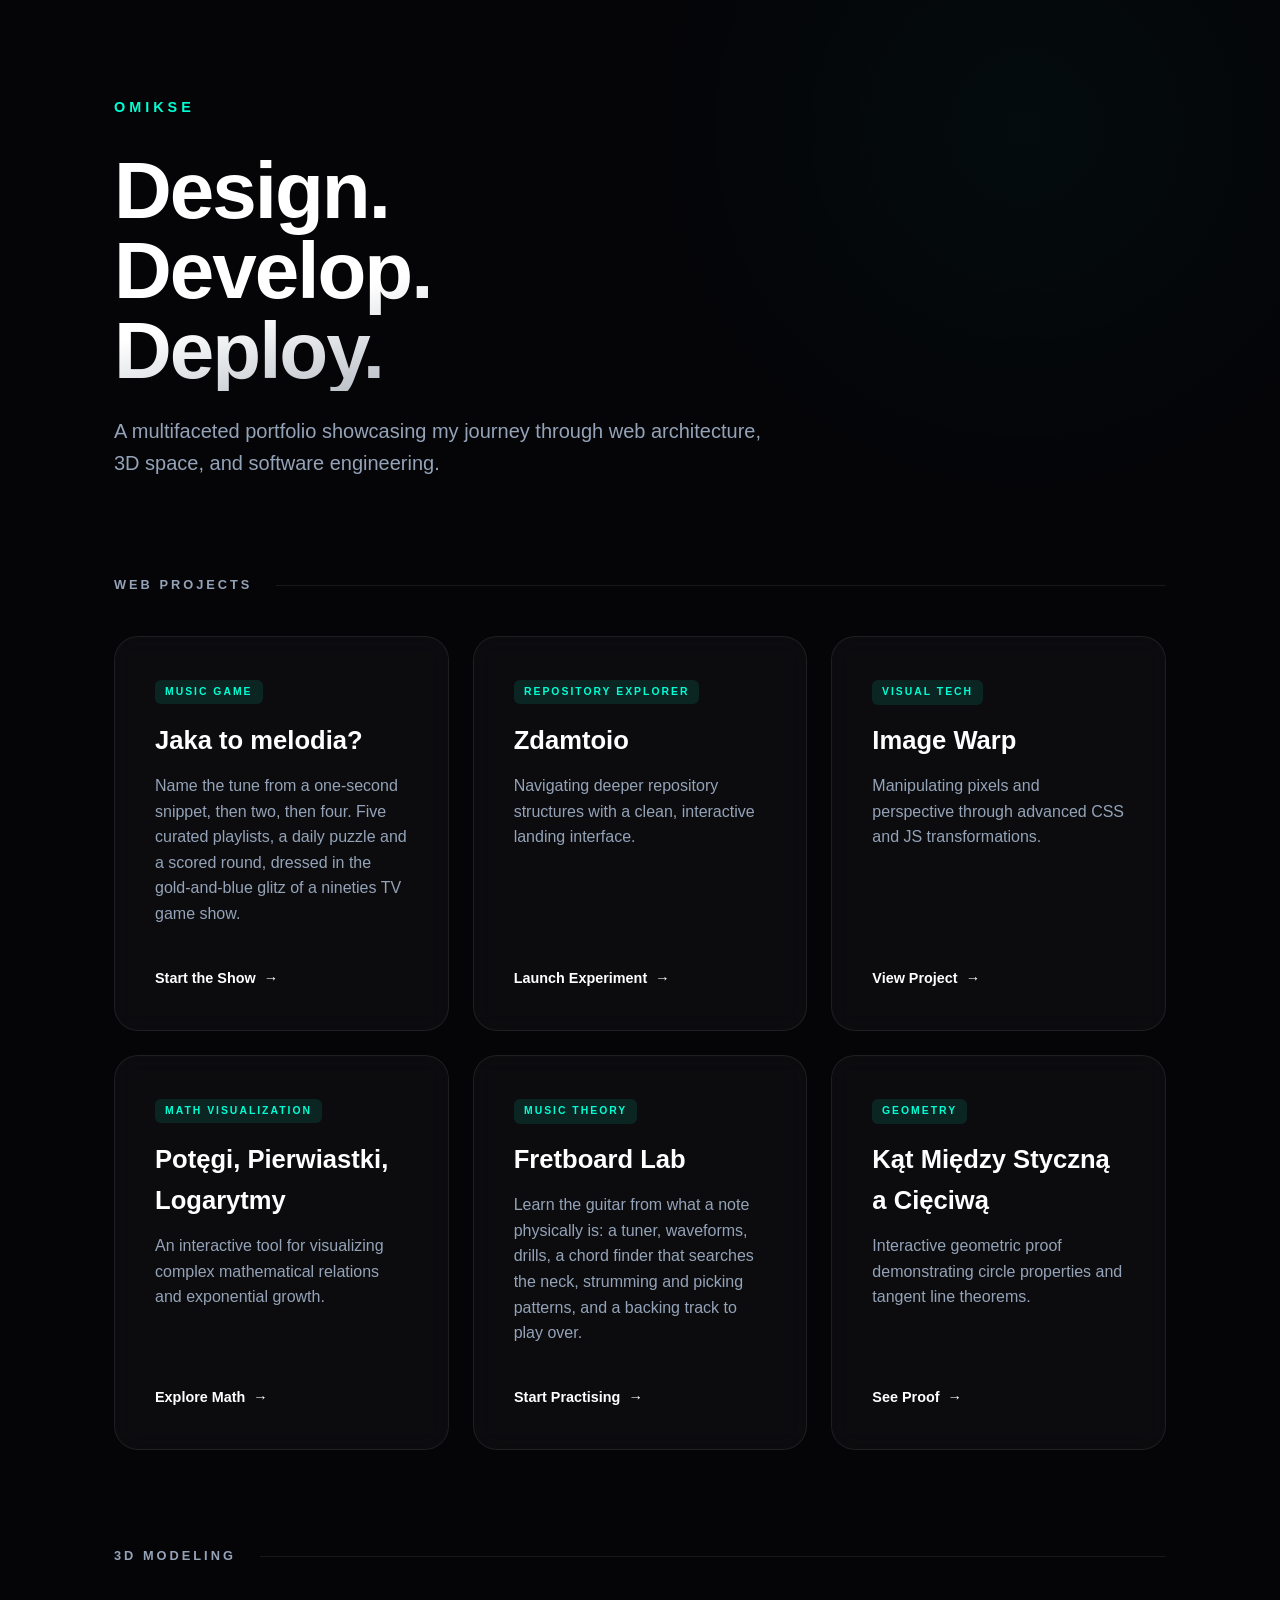
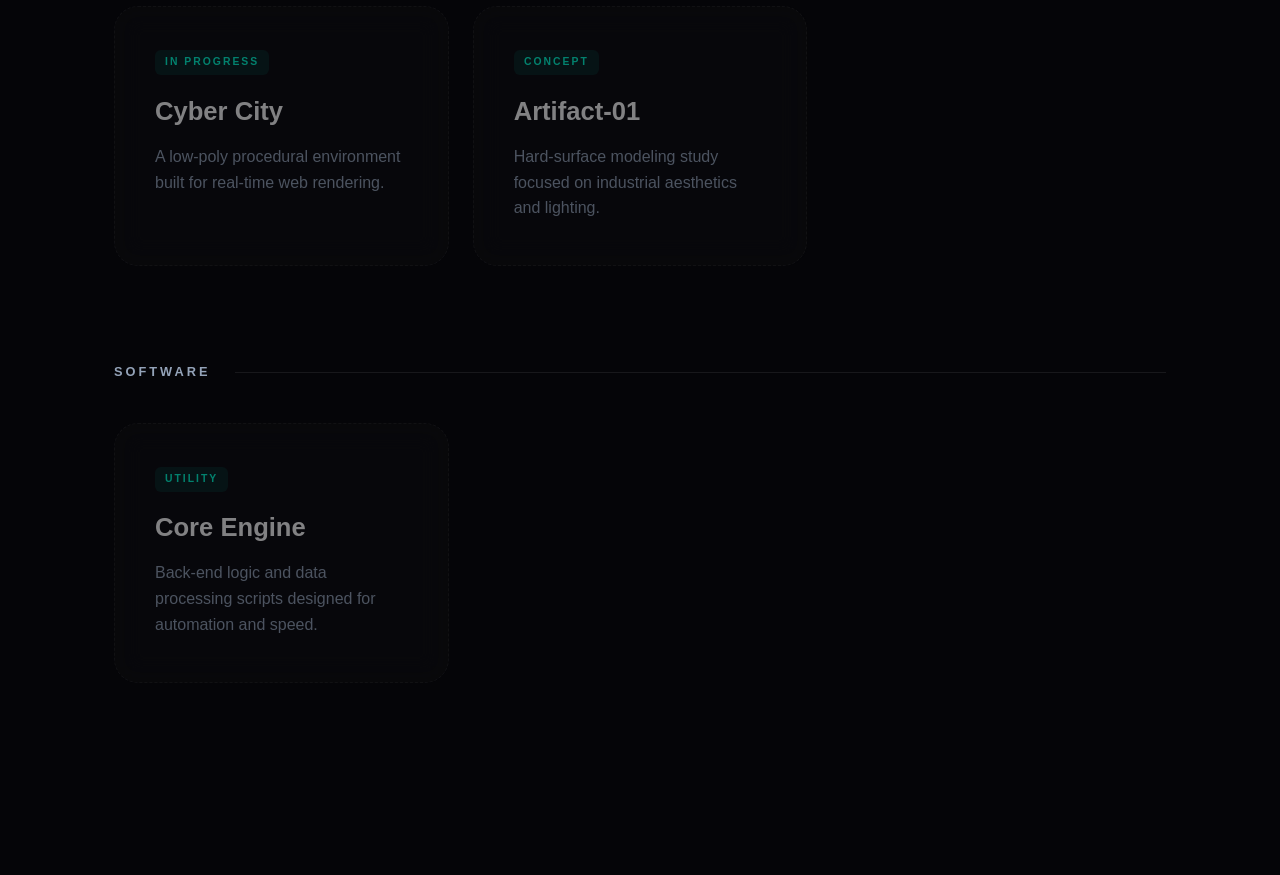
<file: index.html>
<!DOCTYPE html>
<html lang="en">
<head>
    <meta charset="UTF-8">
    <meta name="viewport" content="width=device-width, initial-scale=1.0">
    <title>Omikse | Portfolio</title>
    <style>
        :root {
            --bg: #050508;
            --card-bg: rgba(255, 255, 255, 0.03);
            --accent: #00ffd5;
            --accent-soft: rgba(0, 255, 213, 0.1);
            --text: #ffffff;
            --text-dim: #94a3b8;
            --border: rgba(255, 255, 255, 0.08);
        }

        * {
            margin: 0;
            padding: 0;
            box-sizing: border-box;
            font-family: 'Inter', 'Segoe UI', Roboto, sans-serif;
        }

        body {
            background-color: var(--bg);
            color: var(--text);
            min-height: 100vh;
            overflow-x: hidden;
            line-height: 1.6;
        }

        /* Ambient Backgrounds */
        .bg-glow {
            position: fixed;
            width: 60vw;
            height: 60vw;
            background: radial-gradient(circle, rgba(0, 255, 213, 0.03) 0%, transparent 70%);
            top: -20vw;
            right: -10vw;
            z-index: -1;
            pointer-events: none;
        }

        .container {
            max-width: 1100px;
            margin: 0 auto;
            padding: 6rem 1.5rem;
        }

        header {
            margin-bottom: 6rem;
            animation: fadeIn 1s ease-out;
        }

        .logo {
            font-size: 0.9rem;
            font-weight: 800;
            letter-spacing: 4px;
            text-transform: uppercase;
            color: var(--accent);
            margin-bottom: 2rem;
            display: block;
        }

        h1 {
            font-size: clamp(2.5rem, 8vw, 5rem);
            line-height: 1;
            font-weight: 800;
            margin-bottom: 1.5rem;
            letter-spacing: -2px;
            background: linear-gradient(to bottom right, #fff 40%, #475569);
            -webkit-background-clip: text;
            -webkit-text-fill-color: transparent;
        }

        .description {
            font-size: 1.25rem;
            color: var(--text-dim);
            max-width: 650px;
        }

        /* Section Styling */
        section {
            margin-bottom: 6rem;
        }

        .section-header {
            display: flex;
            align-items: center;
            gap: 1.5rem;
            margin-bottom: 2.5rem;
        }

        .section-header h2 {
            font-size: 0.8rem;
            text-transform: uppercase;
            letter-spacing: 3px;
            color: var(--text-dim);
            white-space: nowrap;
        }

        .section-header hr {
            flex-grow: 1;
            border: none;
            border-top: 1px solid var(--border);
        }

        /* Grid & Cards */
        .grid {
            display: grid;
            grid-template-columns: repeat(auto-fill, minmax(320px, 1fr));
            gap: 1.5rem;
        }

        .card {
            background: var(--card-bg);
            border: 1px solid var(--border);
            border-radius: 24px;
            padding: 2.5rem;
            text-decoration: none;
            color: inherit;
            transition: all 0.5s cubic-bezier(0.16, 1, 0.3, 1);
            position: relative;
            overflow: hidden;
            display: flex;
            flex-direction: column;
            justify-content: space-between;
            min-height: 260px;
            backdrop-filter: blur(12px);
        }

        .card:hover {
            transform: translateY(-10px) scale(1.02);
            border-color: var(--accent);
            background: rgba(255, 255, 255, 0.05);
            box-shadow: 0 30px 60px -12px rgba(0, 0, 0, 0.5), 
                        0 18px 36px -18px rgba(0, 255, 213, 0.2);
        }

        .card-tag {
            font-size: 0.65rem;
            font-weight: 700;
            color: var(--accent);
            text-transform: uppercase;
            letter-spacing: 2px;
            margin-bottom: 1rem;
            display: inline-block;
            padding: 4px 10px;
            background: var(--accent-soft);
            border-radius: 6px;
        }

        .card-title {
            font-size: 1.6rem;
            margin-bottom: 0.75rem;
            font-weight: 700;
        }

        .card-desc {
            color: var(--text-dim);
            font-size: 1rem;
            line-height: 1.6;
        }

        .card-footer {
            margin-top: 2.5rem;
            display: flex;
            align-items: center;
            font-weight: 600;
            font-size: 0.9rem;
            transition: color 0.3s ease;
        }

        .card:hover .card-footer {
            color: var(--accent);
        }

        .card-arrow {
            margin-left: 0.5rem;
            transition: transform 0.3s ease;
        }

        .card:hover .card-arrow {
            transform: translateX(6px);
        }

        /* Placeholder state for non-links */
        .card.placeholder {
            border-style: dashed;
            opacity: 0.5;
            cursor: default;
        }
        
        .card.placeholder:hover {
            transform: none;
            border-color: var(--border);
            background: var(--card-bg);
            box-shadow: none;
        }

        /* Animations */
        @keyframes fadeIn {
            from { opacity: 0; transform: translateY(20px); }
            to { opacity: 1; transform: translateY(0); }
        }

        /* Entrance Staggering */
        .reveal {
            animation: fadeIn 0.8s cubic-bezier(0.16, 1, 0.3, 1) backwards;
        }

        @media (max-width: 768px) {
            .container { padding: 4rem 1.5rem; }
            h1 { margin-bottom: 2rem; }
            section { margin-bottom: 4rem; }
        }
    </style>
</head>
<body>

    <div class="bg-glow"></div>

    <div class="container">
        <header>
            <span class="logo">Omikse</span>
            <h1>Design.<br>Develop.<br>Deploy.</h1>
            <p class="description">A multifaceted portfolio showcasing my journey through web architecture, 3D space, and software engineering.</p>
        </header>

        <section class="reveal" style="animation-delay: 0.1s;">
            <div class="section-header">
                <h2>Web Projects</h2>
                <hr>
            </div>
            <div class="grid">
                <a href="./jakamelodia/index.html" class="card">
                    <div>
                        <span class="card-tag">Music Game</span>
                        <h3 class="card-title">Jaka to melodia?</h3>
                        <p class="card-desc">Name the tune from a one-second snippet, then two, then four. Five curated playlists, a daily puzzle and a scored round, dressed in the gold-and-blue glitz of a nineties TV game show.</p>
                    </div>
                    <div class="card-footer">Start the Show <span class="card-arrow">→</span></div>
                </a>

                <a href="./zdamtoio/index.html" class="card">
                    <div>
                        <span class="card-tag">Repository Explorer</span>
                        <h3 class="card-title">Zdamtoio</h3>
                        <p class="card-desc">Navigating deeper repository structures with a clean, interactive landing interface.</p>
                    </div>
                    <div class="card-footer">Launch Experiment <span class="card-arrow">→</span></div>
                </a>

                <a href="./imagewarp/imagewarp.html" class="card">
                    <div>
                        <span class="card-tag">Visual Tech</span>
                        <h3 class="card-title">Image Warp</h3>
                        <p class="card-desc">Manipulating pixels and perspective through advanced CSS and JS transformations.</p>
                    </div>
                    <div class="card-footer">View Project <span class="card-arrow">→</span></div>
                </a>

                <a href="./potegi/index.html" class="card">
                    <div>
                        <span class="card-tag">Math Visualization</span>
                        <h3 class="card-title">Potęgi, Pierwiastki, Logarytmy</h3>
                        <p class="card-desc">An interactive tool for visualizing complex mathematical relations and exponential growth.</p>
                    </div>
                    <div class="card-footer">Explore Math <span class="card-arrow">→</span></div>
                </a>

                <a href="./fretboard/index.html" class="card">
                    <div>
                        <span class="card-tag">Music Theory</span>
                        <h3 class="card-title">Fretboard Lab</h3>
                        <p class="card-desc">Learn the guitar from what a note physically is: a tuner, waveforms, drills, a chord finder that searches the neck, strumming and picking patterns, and a backing track to play over.</p>
                    </div>
                    <div class="card-footer">Start Practising <span class="card-arrow">→</span></div>
                </a>

                <a href="./kola/index.html" class="card">
                    <div>
                        <span class="card-tag">Geometry</span>
                        <h3 class="card-title">Kąt Między Styczną a Cięciwą</h3>
                        <p class="card-desc">Interactive geometric proof demonstrating circle properties and tangent line theorems.</p>
                    </div>
                    <div class="card-footer">See Proof <span class="card-arrow">→</span></div>
                </a>
            </div>
        </section>

        <section class="reveal" style="animation-delay: 0.2s;">
            <div class="section-header">
                <h2>3D Modeling</h2>
                <hr>
            </div>
            <div class="grid">
                <div class="card placeholder">
                    <div>
                        <span class="card-tag">In Progress</span>
                        <h3 class="card-title">Cyber City</h3>
                        <p class="card-desc">A low-poly procedural environment built for real-time web rendering.</p>
                    </div>
                </div>
                <div class="card placeholder">
                    <div>
                        <span class="card-tag">Concept</span>
                        <h3 class="card-title">Artifact-01</h3>
                        <p class="card-desc">Hard-surface modeling study focused on industrial aesthetics and lighting.</p>
                    </div>
                </div>
            </div>
        </section>

        <section class="reveal" style="animation-delay: 0.3s;">
            <div class="section-header">
                <h2>Software</h2>
                <hr>
            </div>
            <div class="grid">
                <div class="card placeholder">
                    <div>
                        <span class="card-tag">Utility</span>
                        <h3 class="card-title">Core Engine</h3>
                        <p class="card-desc">Back-end logic and data processing scripts designed for automation and speed.</p>
                    </div>
                </div>
            </div>
        </section>
    </div>

</body>
</html>
</file>
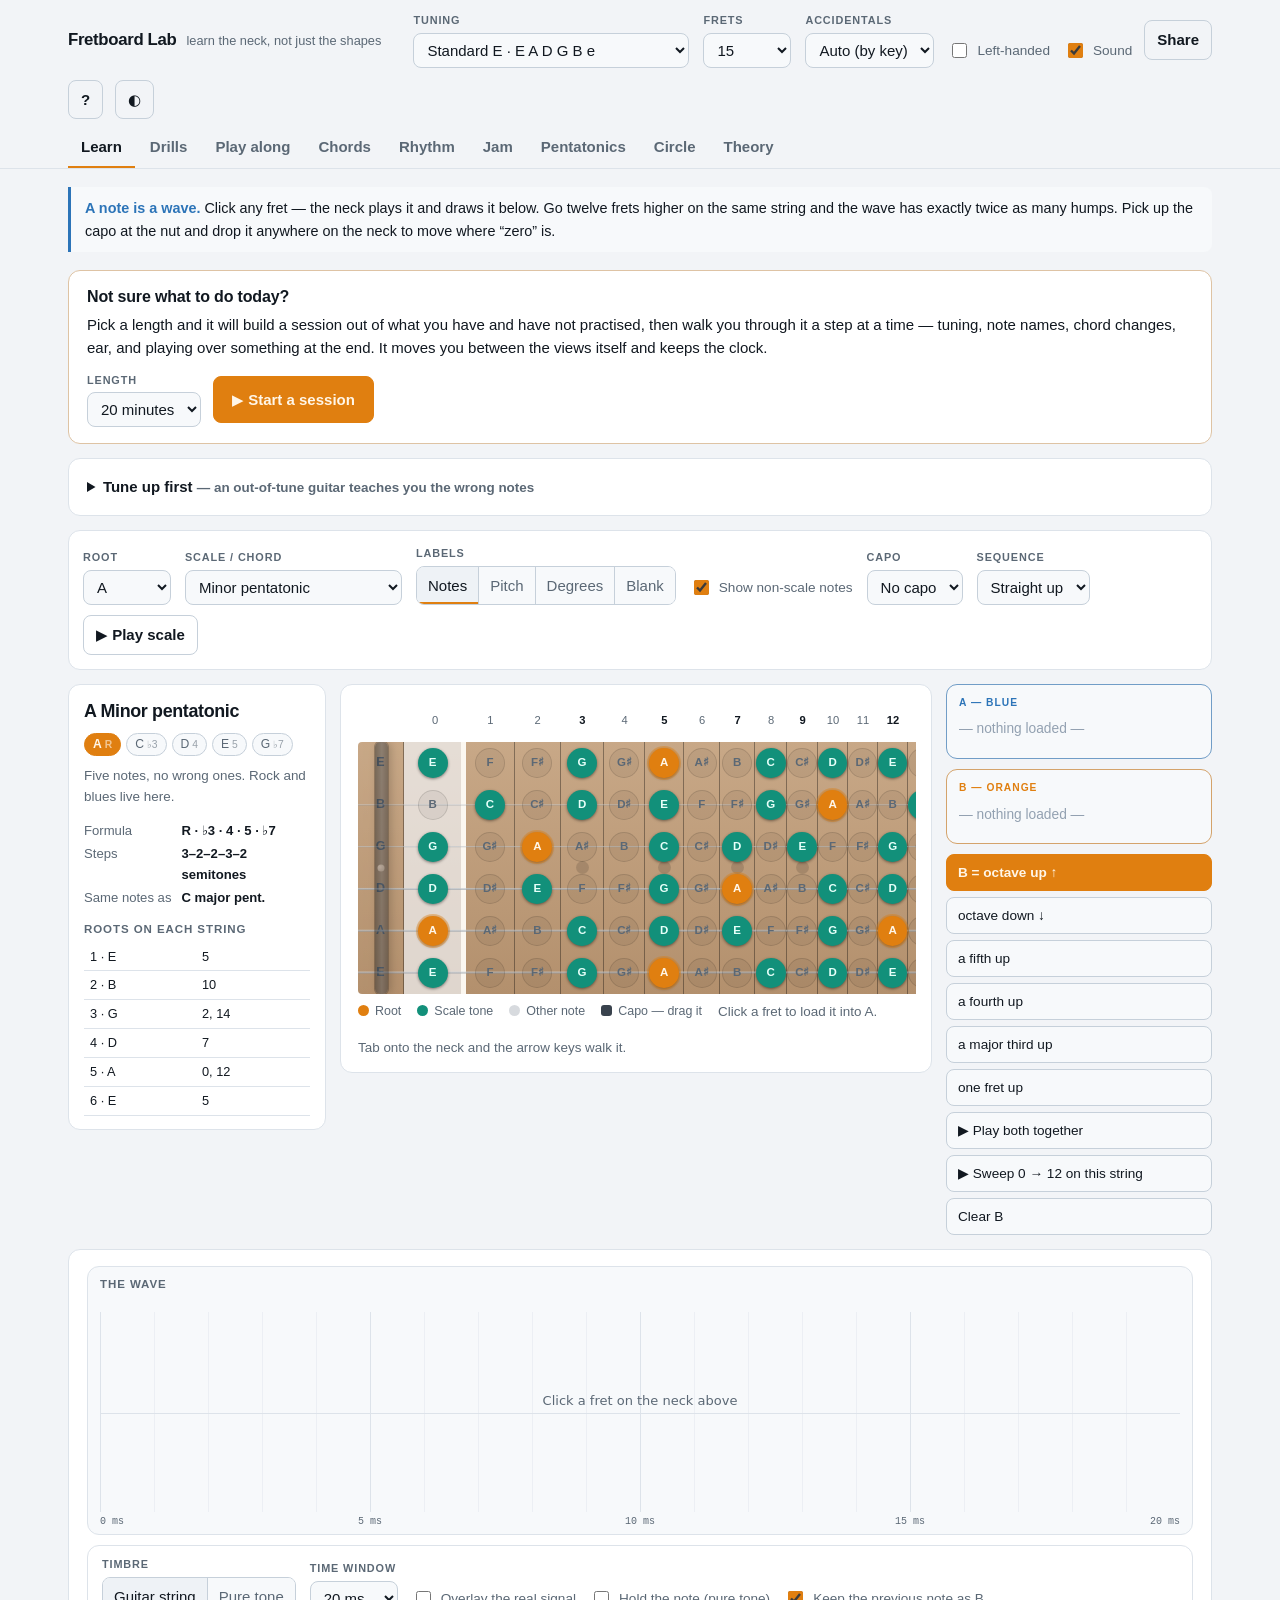
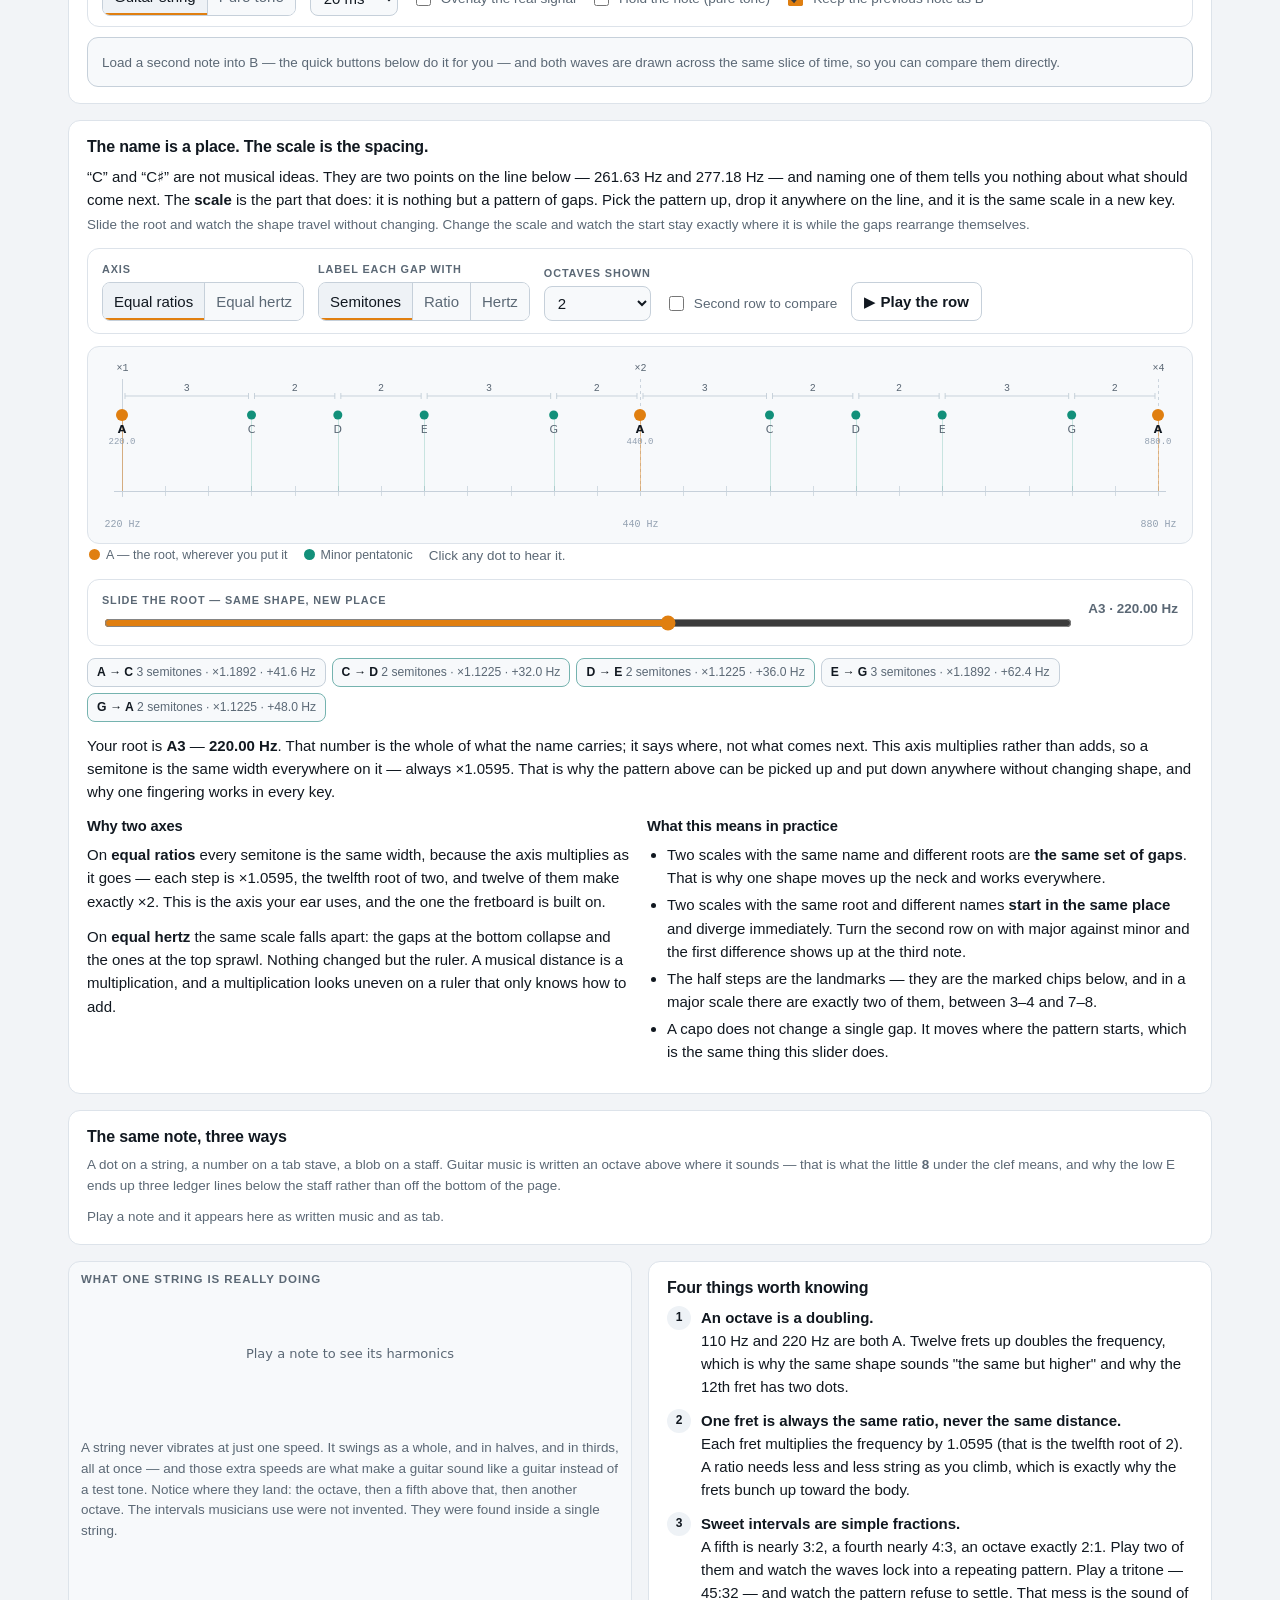
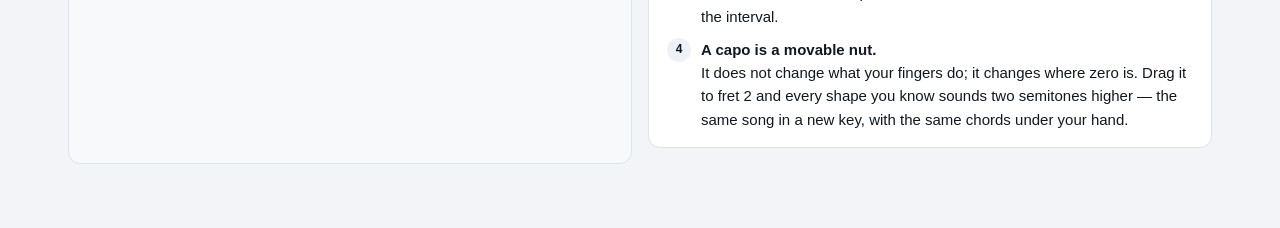
<file: fretboard/index.html>
<!doctype html>
<html lang="en" data-theme="dark">
<head>
<meta charset="utf-8">
<meta name="viewport" content="width=device-width, initial-scale=1">
<title>Fretboard Lab — guitar fretboard, theory &amp; pentatonics</title>
<style>
/* ---------- tokens ---------- */
:root{
  --bg:#0d1117; --panel:#151b23; --panel2:#1b232e; --raise:#222c39;
  --line:#2b3542; --line2:#3a4756;
  --text:#e8eef5; --muted:#93a1b1; --faint:#5d6b7b;
  --root:#f4a13a; --root-ink:#241403;
  --scale:#35c2a5; --scale-ink:#04211b;
  --blue:#5aa9e6; --violet:#a988e8; --rose:#e8748f;
  --wood-a:#3a2b21; --wood-b:#2a1f18;
  --shadow:0 1px 2px rgba(0,0,0,.5), 0 8px 24px rgba(0,0,0,.35);
}
:root[data-theme="light"]{
  --bg:#f2f4f7; --panel:#ffffff; --panel2:#f7f9fb; --raise:#eef2f6;
  --line:#dde3ea; --line2:#c6d0da;
  --text:#111820; --muted:#5b6875; --faint:#93a1b1;
  --root:#e07f10; --root-ink:#fff6e8;
  --scale:#12907a; --scale-ink:#e6fff9;
  --blue:#2c74b8; --violet:#6f4fc4; --rose:#c2405f;
  --wood-a:#c8a887; --wood-b:#b3906d;
  --shadow:0 1px 2px rgba(16,24,40,.08), 0 8px 24px rgba(16,24,40,.08);
}
*{box-sizing:border-box}
html,body{margin:0}
body{
  background:var(--bg); color:var(--text);
  font:15px/1.55 ui-sans-serif,-apple-system,"Segoe UI",Roboto,Helvetica,Arial,sans-serif;
  -webkit-font-smoothing:antialiased;
}
h1,h2,h3{margin:0 0 .5em; line-height:1.25; font-weight:650; letter-spacing:-.01em}
h2{font-size:1.25rem} h3{font-size:1rem}
p{margin:0 0 .8em; color:var(--text)}
a{color:var(--blue)}
.wrap{max-width:1180px; margin:0 auto; padding:0 18px 64px}

/* ---------- header ---------- */
header{position:sticky; top:0; z-index:20; background:var(--bg); border-bottom:1px solid var(--line)}
.hdr{max-width:1180px; margin:0 auto; padding:12px 18px 0; display:flex; flex-wrap:wrap; gap:12px; align-items:center}
.brand{display:flex; align-items:baseline; gap:10px; margin-right:auto}
.brand b{font-size:1.05rem; letter-spacing:-.02em}
.brand span{color:var(--muted); font-size:.8rem}
nav{display:flex; gap:2px; flex-wrap:wrap; max-width:1180px; margin:0 auto; padding:8px 18px 0}
nav button{
  background:none; border:0; border-bottom:2px solid transparent; color:var(--muted);
  padding:8px 13px; font:inherit; font-weight:550; cursor:pointer; border-radius:6px 6px 0 0;
}
nav button:hover{color:var(--text); background:var(--panel)}
nav button[aria-selected="true"]{color:var(--text); border-bottom-color:var(--root)}

/* ---------- controls ---------- */
.bar{display:flex; flex-wrap:wrap; gap:10px 14px; align-items:flex-end; padding:14px; background:var(--panel); border:1px solid var(--line); border-radius:12px; margin:18px 0}
.f{display:flex; flex-direction:column; gap:4px; min-width:0}
.f>label{font-size:.68rem; text-transform:uppercase; letter-spacing:.08em; color:var(--muted); font-weight:600}
select,input[type=text]{
  background:var(--panel2); color:var(--text); border:1px solid var(--line2); border-radius:8px;
  padding:7px 9px; font:inherit; min-width:88px;
}
select:focus-visible,button:focus-visible,input:focus-visible{outline:2px solid var(--blue); outline-offset:2px}
.btn{background:var(--panel2); color:var(--text); border:1px solid var(--line2); border-radius:8px; padding:7px 12px; font:inherit; font-weight:550; cursor:pointer}
.btn:hover{background:var(--raise); border-color:var(--faint)}
.btn.primary{background:var(--root); border-color:var(--root); color:var(--root-ink)}
.btn.primary:hover{filter:brightness(1.08)}
.btn.ghost{background:none}
.seg{display:inline-flex; border:1px solid var(--line2); border-radius:8px; overflow:hidden}
.seg button{background:var(--panel2); border:0; border-right:1px solid var(--line2); color:var(--muted); padding:7px 11px; font:inherit; cursor:pointer}
.seg button:last-child{border-right:0}
.seg button[aria-pressed="true"]{background:var(--raise); color:var(--text); box-shadow:inset 0 -2px 0 var(--root)}
.chk{display:flex; align-items:center; gap:7px; font-size:.85rem; color:var(--muted); cursor:pointer; user-select:none; padding-bottom:7px}
.chk input{accent-color:var(--root); width:15px; height:15px}

/* ---------- fretboard ---------- */
.fbwrap{overflow-x:auto; padding:2px 2px 6px; scrollbar-width:thin}
.fb{min-width:640px; user-select:none}
.fb.lefty{direction:rtl}
.fb .row{display:grid; grid-template-columns:var(--tpl); position:relative; height:var(--rh,42px)}
.fb .row.strings::before{
  content:""; position:absolute; left:0; right:0; top:50%; height:var(--sw,1px);
  transform:translateY(-50%); background:linear-gradient(180deg,#cfd6dd,#8d97a2); opacity:.65; z-index:1;
}
.fb .board{background:linear-gradient(180deg,var(--wood-a),var(--wood-b)); border-radius:4px; position:relative; overflow:hidden}
.fb .cell{position:relative; display:flex; align-items:center; justify-content:center; direction:ltr}
.fb .board .cell{border-inline-end:1px solid rgba(0,0,0,.45)}
:root[data-theme="light"] .fb .board .cell{border-inline-end-color:rgba(0,0,0,.35)}
.fb .board .cell.open{border-inline-end:5px solid #e7e9ec; background:color-mix(in srgb,var(--bg) 70%, transparent)}
:root[data-theme="light"] .fb .board .cell.open{border-inline-end-color:#fbf7f0}
.fb .nums .cell{font-size:.7rem; color:var(--muted); font-variant-numeric:tabular-nums}
.fb .nums .cell.mark{color:var(--text); font-weight:650}
.fb .inlay{position:absolute; inset:0; display:grid; grid-template-columns:var(--tpl); pointer-events:none; z-index:0}
.fb .inlay div{display:flex; flex-direction:column; align-items:center; justify-content:center; gap:20px; direction:ltr}
.fb .inlay i{width:13px; height:13px; border-radius:50%; background:rgba(255,255,255,.14)}
:root[data-theme="light"] .fb .inlay i{background:rgba(0,0,0,.13)}
.fb .dot{
  position:relative; z-index:2; width:30px; height:30px; border-radius:50%;
  display:flex; align-items:center; justify-content:center;
  font-size:.72rem; font-weight:700; letter-spacing:-.02em;
  background:transparent; color:transparent; border:1px solid transparent;
  transition:transform .09s ease, background .12s ease;
}
.fb .cell.click{cursor:pointer}
.fb .cell.click:hover .dot{background:rgba(255,255,255,.13); border-color:rgba(255,255,255,.22)}
:root[data-theme="light"] .fb .cell.click:hover .dot{background:rgba(0,0,0,.08); border-color:rgba(0,0,0,.15)}
.fb .dot.on{background:var(--scale); color:var(--scale-ink); box-shadow:0 1px 3px rgba(0,0,0,.45)}
.fb .dot.root{background:var(--root); color:var(--root-ink); box-shadow:0 0 0 2px color-mix(in srgb,var(--root) 40%, transparent), 0 1px 3px rgba(0,0,0,.45)}
.fb .dot.ghost{background:rgba(255,255,255,.07); color:var(--muted); border-color:rgba(255,255,255,.12)}
:root[data-theme="light"] .fb .dot.ghost{background:rgba(0,0,0,.05); color:#5b6875; border-color:rgba(0,0,0,.12)}
.fb .dot.blue{background:var(--blue); color:#04121f}
.fb .dot.violet{background:var(--violet); color:#170c2b}
.fb .dot.bad{background:var(--rose); color:#2a0710}
.fb .dot.target{background:none; border:2px dashed var(--root); color:var(--root); animation:pulse 1.2s ease-in-out infinite}
@keyframes pulse{50%{transform:scale(1.12)}}
.fb .tuner{display:flex; align-items:center; justify-content:center; direction:ltr}
.fb .tuner b{font-size:.78rem; color:var(--muted); font-weight:650}
.legend{display:flex; gap:16px; flex-wrap:wrap; font-size:.78rem; color:var(--muted); padding:2px 2px 0}
.legend i{display:inline-block; width:11px; height:11px; border-radius:50%; margin-right:6px; vertical-align:-1px}

/* ---------- cards & tables ---------- */
.card{background:var(--panel); border:1px solid var(--line); border-radius:12px; padding:16px 18px; margin:0 0 16px}
.grid{display:grid; gap:16px; grid-template-columns:repeat(auto-fit,minmax(280px,1fr))}
.kv{display:grid; grid-template-columns:auto 1fr; gap:4px 14px; font-size:.9rem}
.kv dt{color:var(--muted)} .kv dd{margin:0; font-weight:550}
table{border-collapse:collapse; width:100%; font-size:.88rem}
th,td{text-align:left; padding:7px 10px; border-bottom:1px solid var(--line)}
th{color:var(--muted); font-weight:600; font-size:.72rem; text-transform:uppercase; letter-spacing:.06em}
tbody tr:hover{background:var(--panel2)}
td.n{font-variant-numeric:tabular-nums; white-space:nowrap}
code,.mono{font-family:ui-monospace,SFMono-Regular,Consolas,monospace; font-size:.86em}
.pill{display:inline-block; padding:1px 8px; border-radius:999px; background:var(--panel2); border:1px solid var(--line2); font-size:.76rem; color:var(--muted)}
.pill.on{background:var(--root); border-color:var(--root); color:var(--root-ink); font-weight:600}
.hint{color:var(--muted); font-size:.84rem}
.sep{height:1px; background:var(--line); margin:16px 0}

/* ---------- game ---------- */
.score{display:flex; gap:22px; flex-wrap:wrap; align-items:baseline}
.score div{display:flex; flex-direction:column}
.score b{font-size:1.5rem; font-variant-numeric:tabular-nums; letter-spacing:-.02em}
.score span{font-size:.68rem; text-transform:uppercase; letter-spacing:.08em; color:var(--muted)}
.prompt{font-size:1.35rem; font-weight:600; min-height:1.6em; display:flex; align-items:center; gap:10px; flex-wrap:wrap}
.prompt em{font-style:normal; color:var(--root)}
.answers{display:flex; flex-wrap:wrap; gap:8px; margin-top:12px}
.answers button{
  min-width:72px; padding:11px 10px; font:inherit; font-weight:650; font-size:1rem; cursor:pointer;
  background:var(--panel2); border:1px solid var(--line2); border-radius:10px; color:var(--text);
}
.answers button:hover{background:var(--raise)}
.answers button.right{background:var(--scale); border-color:var(--scale); color:var(--scale-ink)}
.answers button.wrong{background:var(--rose); border-color:var(--rose); color:#2a0710}
.answers button small{display:block; font-size:.6rem; color:var(--muted); font-weight:500; margin-top:2px}
.answers button.right small,.answers button.wrong small{color:inherit; opacity:.75}
.verdict{font-weight:650; min-height:1.5em}
.verdict.ok{color:var(--scale)} .verdict.no{color:var(--rose)}
.timerbar{height:4px; background:var(--line); border-radius:2px; overflow:hidden; margin:10px 0 2px}
.timerbar i{display:block; height:100%; background:var(--root); width:100%; transition:width .1s linear}
.bars{display:grid; gap:5px}
.bars .b{display:grid; grid-template-columns:44px 1fr 46px; align-items:center; gap:10px; font-size:.8rem}
.bars .t{height:7px; background:var(--line); border-radius:4px; overflow:hidden}
.bars .t i{display:block; height:100%; background:var(--scale)}
.bars .b.weak .t i{background:var(--rose)}

/* ---------- circle of fifths ---------- */
.cof{display:grid; grid-template-columns:minmax(300px,1fr) minmax(260px,1fr); gap:20px; align-items:start}
@media(max-width:760px){.cof{grid-template-columns:1fr}}
.cof svg{width:100%; height:auto; max-width:460px; margin:0 auto; display:block}
.cof .seg-maj{fill:var(--panel2); stroke:var(--line2); stroke-width:1; cursor:pointer; transition:fill .12s}
.cof .seg-min{fill:var(--panel); stroke:var(--line2); stroke-width:1; cursor:pointer; transition:fill .12s}
.cof .seg-maj:hover,.cof .seg-min:hover{fill:var(--raise)}
.cof .sel{fill:var(--root) !important}
.cof .rel{fill:color-mix(in srgb,var(--root) 34%, var(--panel)) !important}
.cof .fn{fill:color-mix(in srgb,var(--scale) 42%, var(--panel)) !important}
.cof text{fill:var(--text); font-weight:600; text-anchor:middle; dominant-baseline:central; pointer-events:none}
.cof text.sm{fill:var(--muted); font-size:11px; font-weight:500}
.cof text.ink{fill:var(--root-ink)}
.roman{display:grid; gap:6px; grid-template-columns:repeat(auto-fit,minmax(62px,1fr))}
.roman div{text-align:center; cursor:pointer; transition:border-color .12s, background .12s; background:var(--panel2); border:1px solid var(--line2); border-radius:9px; padding:8px 4px}
.roman b{display:block; font-size:1.02rem}
.roman span{font-size:.68rem; color:var(--muted); letter-spacing:.04em}
.roman div:hover{background:var(--raise); border-color:var(--faint)}
.roman div.fn{border-color:var(--scale); box-shadow:inset 0 0 0 1px color-mix(in srgb,var(--scale) 40%,transparent)}

/* ---------- boxes / theory ---------- */
.boxes{display:flex; gap:6px; flex-wrap:wrap}
.boxes button{padding:8px 12px; border-radius:9px; border:1px solid var(--line2); background:var(--panel2); color:var(--muted); font:inherit; font-weight:600; cursor:pointer}
.boxes button[aria-pressed="true"]{background:var(--root); border-color:var(--root); color:var(--root-ink)}
.boxes button small{display:block; font-size:.62rem; font-weight:500; opacity:.75}
.note{border-left:3px solid var(--blue); background:var(--panel2); padding:10px 14px; border-radius:0 8px 8px 0; margin:0 0 14px; font-size:.9rem}
.note b{color:var(--blue)}
ul.tight{margin:0 0 .9em; padding-left:20px}
ul.tight li{margin:.25em 0}
details{border:1px solid var(--line); border-radius:10px; padding:10px 14px; margin-bottom:10px; background:var(--panel)}
details summary{cursor:pointer; font-weight:600}
details[open] summary{margin-bottom:8px}
/* ---------- capo ---------- */
.fb .dot.mute{background:rgba(120,130,140,.14); color:transparent; border-color:transparent}
.fb .dot.picked{box-shadow:0 0 0 3px var(--blue), 0 1px 3px rgba(0,0,0,.5)}
.fb .dot.pickedB{box-shadow:0 0 0 3px var(--root), 0 1px 3px rgba(0,0,0,.5)}

/* ---------- sound playground ---------- */
.scope{background:var(--panel2); border:1px solid var(--line); border-radius:12px; padding:10px 12px 6px}
.scope canvas{display:block; width:100%; height:230px}
.scope canvas.small{height:132px}
.scope h3{font-size:.72rem; text-transform:uppercase; letter-spacing:.08em; color:var(--muted); margin:0 0 6px}
.slots{display:grid; gap:10px; grid-template-columns:1fr 1fr}
@media(max-width:640px){.slots{grid-template-columns:1fr}}
.slot{border:1px solid var(--line2); border-radius:11px; padding:10px 12px; background:var(--panel2); position:relative}
.slot.a{border-color:color-mix(in srgb,var(--blue) 55%, var(--line2))}
.slot.b{border-color:color-mix(in srgb,var(--root) 55%, var(--line2))}
.slot .tag{font-size:.64rem; text-transform:uppercase; letter-spacing:.1em; font-weight:700}
.slot.a .tag{color:var(--blue)} .slot.b .tag{color:var(--root)}
.slot .big{font-size:1.7rem; font-weight:700; letter-spacing:-.02em; line-height:1.15; margin:2px 0 2px}
.slot .big small{font-size:.55em; color:var(--muted); font-weight:600}
.slot .num{font-variant-numeric:tabular-nums; font-size:.84rem; color:var(--muted)}
.slot .num b{color:var(--text); font-weight:650}
.slot .none{color:var(--faint); font-size:.86rem; padding:8px 0}
.ratio{background:var(--panel2); border:1px solid var(--line2); border-radius:11px; padding:12px 14px; margin-top:10px}
.ratio .lead{font-size:1.05rem; font-weight:600; margin-bottom:4px}
.ratio .lead em{font-style:normal; color:var(--scale)}
.quick{display:flex; gap:6px; flex-wrap:wrap; margin-top:10px}
.quick button{padding:7px 11px; border-radius:8px; border:1px solid var(--line2); background:var(--panel2); color:var(--text); font:inherit; font-size:.85rem; cursor:pointer}
.quick button:hover{background:var(--raise); border-color:var(--faint)}
.quick button.hero{background:var(--root); border-color:var(--root); color:var(--root-ink); font-weight:650}
.harmrow{display:flex; gap:8px; flex-wrap:wrap; font-size:.78rem; color:var(--muted); margin-top:6px}
.harmrow span b{color:var(--text)}
.steps{counter-reset:st; display:grid; gap:10px}
.steps > div{position:relative; padding-left:34px}
.steps > div::before{
  counter-increment:st; content:counter(st); position:absolute; left:0; top:0;
  width:24px; height:24px; border-radius:50%; background:var(--raise); color:var(--text);
  display:flex; align-items:center; justify-content:center; font-size:.75rem; font-weight:700;
}
.steps b{display:block}
/* ---------- learn layout: the neck is the centre of gravity ---------- */
.learn-mid{
  display:grid; gap:14px; align-items:start;
  grid-template-columns:minmax(208px,258px) minmax(0,1fr) minmax(208px,266px);
  grid-template-areas:"info neck side";
}
.learn-mid .side.left{grid-area:info}
.learn-mid .neck{grid-area:neck; min-width:0}
.learn-mid .side.right{grid-area:side; display:grid; gap:10px; align-content:start}
@media(max-width:1180px){
  .learn-mid{grid-template-columns:minmax(0,1fr) minmax(0,1fr); grid-template-areas:"neck neck" "info side"}
}
@media(max-width:720px){
  .learn-mid{grid-template-columns:minmax(0,1fr); grid-template-areas:"neck" "side" "info"}
}
.learn-mid .card{padding:13px 15px}
.side.left h3{font-size:.72rem; text-transform:uppercase; letter-spacing:.08em; color:var(--muted); margin:14px 0 6px}
.side.left h3:first-child{margin-top:0}
.side.left .name{font-size:1.12rem; font-weight:700; letter-spacing:-.02em; margin-bottom:8px}
.side.left .kv{font-size:.82rem; gap:3px 10px}
.side.left table{font-size:.8rem}
.side.left th,.side.left td{padding:4px 6px}
.quick.col{flex-direction:column; margin-top:0}
.quick.col button{width:100%; text-align:left}

/* ---------- draggable capo ---------- */
.fb .capo{
  position:absolute; top:0; bottom:0; width:13px; z-index:6;
  cursor:grab; touch-action:none;
  background:linear-gradient(90deg,#0f141a,#3d4753 52%,#151b22);
  border-radius:5px;
  box-shadow:0 0 0 1px rgba(0,0,0,.6), 3px 0 9px rgba(0,0,0,.45);
  transition:left .14s cubic-bezier(.2,.9,.3,1);
}
.fb .capo::after{
  content:""; position:absolute; left:50%; top:50%; width:7px; height:7px;
  transform:translate(-50%,-50%); border-radius:50%;
  background:radial-gradient(circle at 35% 35%,#aeb8c4,#69747f);
}
.fb .capo.off{opacity:.42}
.fb .capo:hover{opacity:1; box-shadow:0 0 0 1px rgba(0,0,0,.6), 0 0 0 3px color-mix(in srgb,var(--root) 30%, transparent), 3px 0 9px rgba(0,0,0,.45)}
.fb .capo.dragging{
  cursor:grabbing; transition:none; z-index:9;
  box-shadow:0 0 0 1px rgba(0,0,0,.7), 0 0 0 5px color-mix(in srgb,var(--root) 50%, transparent), 4px 0 14px rgba(0,0,0,.55);
}
.fb .capo:focus-visible{outline:2px solid var(--blue); outline-offset:3px}
.fb.dragging-capo .cell.click{cursor:grabbing}

/* ---------- ear training ---------- */
.earbox{display:flex; gap:10px; flex-wrap:wrap; align-items:center; margin:4px 0 2px}
.earbox .big{
  background:var(--blue); border:0; color:#04121f; font:inherit; font-weight:700; font-size:1rem;
  padding:12px 20px; border-radius:10px; cursor:pointer; display:flex; align-items:center; gap:8px;
}
.earbox .big:hover{filter:brightness(1.08)}
.earbox .alt{background:var(--panel2); border:1px solid var(--line2); color:var(--text);
  font:inherit; padding:11px 15px; border-radius:10px; cursor:pointer}
.earbox .alt:hover{background:var(--raise)}
.answers.ivl button{min-width:118px}

/* ---------- chord cards ---------- */
.chgrid{display:grid; gap:10px; grid-template-columns:repeat(auto-fill,minmax(118px,1fr))}
.chordcard{
  background:var(--panel2); border:1px solid var(--line2); border-radius:11px;
  padding:8px 8px 6px; cursor:pointer; font:inherit; color:var(--text);
  display:flex; flex-direction:column; align-items:stretch; gap:2px; transition:border-color .12s, background .12s;
}
.chordcard:hover{background:var(--raise); border-color:var(--faint)}
.chordcard.sel{border-color:var(--root); box-shadow:inset 0 0 0 1px var(--root)}
.chordcard .lbl{font-size:.7rem; color:var(--muted); text-align:center; font-variant-numeric:tabular-nums}
.chordcard .lbl em{font-style:normal; opacity:.75}
.chordcard svg{display:block}
#ch-sub .pill{margin-right:3px}

/* ---------- narrow screens: the neck first, the settings behind a tap ---------- */
.gset{display:flex; flex-wrap:wrap; gap:10px 14px; align-items:flex-end}
#g-settings{display:none}
@media(max-width:860px){
  #g-settings{display:block}
  .gset{display:none; order:9; width:100%; margin:2px 0 0; padding:11px 0 3px; border-top:1px solid var(--line)}
  header.setup-open .gset{display:flex}
  header.setup-open #g-settings{background:var(--raise); border-color:var(--faint)}
  nav{flex-wrap:nowrap; overflow-x:auto; scrollbar-width:none; -ms-overflow-style:none}
  nav::-webkit-scrollbar{display:none}
  nav button{white-space:nowrap; padding:8px 11px}
  .brand span{display:none}
  .wrap{padding:0 12px 48px}
  .hdr{padding:10px 12px 0}
  .card{padding:13px 14px}
  .bar{padding:12px; gap:9px 12px}
  .learn-mid{gap:10px}
  h2{font-size:1.12rem}
  .slots{grid-template-columns:1fr}
  .quick.col button{text-align:center}
  .fb{min-width:560px}
  .scope canvas{height:190px}
}
@media(max-width:520px){
  .chgrid{grid-template-columns:repeat(auto-fill,minmax(96px,1fr))}
  .score{gap:14px}
  .score b{font-size:1.25rem}
  .answers button{min-width:60px; padding:10px 7px}
  .answers.ivl button{min-width:104px}
}

/* ---------- jam ---------- */
.fb .dot.chordtone{box-shadow:0 0 0 3px var(--blue), 0 1px 3px rgba(0,0,0,.45)}
#jam-chords{display:flex; gap:6px; flex-wrap:wrap; margin:0 0 10px}
#jam-chords .pill{font-size:.92rem; padding:4px 12px}
#jam-chords .pill.on{transform:scale(1.06)}
#jam-play.on{background:var(--rose); border-color:var(--rose); color:#2a0710}
#jam-now{min-height:2.6em; font-size:.92rem}

/* ---------- metronome ---------- */
.beats{display:flex; gap:7px; align-items:center}
.beats i{width:13px; height:13px; border-radius:50%; background:var(--line2); transition:background .06s, transform .06s}
.beats i.on{background:var(--scale); transform:scale(1.35)}
.beats i.on.acc{background:var(--root)}
#met-play.on{background:var(--rose); border-color:var(--rose); color:#2a0710}
#met-tap{min-width:104px}

/* ---------- a note lighting up as it sounds ---------- */
.fb .dot.lit{
  transform:scale(1.28); z-index:5;
  box-shadow:0 0 0 4px color-mix(in srgb,var(--blue) 60%, transparent), 0 2px 6px rgba(0,0,0,.5);
}
@media (prefers-reduced-motion: reduce){
  *, *::before, *::after{
    animation-duration:.01ms !important; animation-iteration-count:1 !important;
    transition-duration:.01ms !important; scroll-behavior:auto !important;
  }
  .fb .dot.lit{transform:none}
  .rhgrid .slot.now{box-shadow:0 0 0 3px var(--scale)}
}

/* ---------- knowledge heatmap ---------- */
.fb .dot.heat{border:0; font-size:.62rem; font-weight:700}
.fb .dot.h0{background:rgba(150,160,172,.13); color:transparent}
.fb .dot.h1{background:#c2405f; color:#fff}
.fb .dot.h2{background:#d98324; color:#231202}
.fb .dot.h3{background:#b6bf2c; color:#1b1d02}
.fb .dot.h4{background:#35c2a5; color:#04211b}
.days{display:flex; gap:5px; margin:8px 0 0}
.days i{flex:1; height:26px; border-radius:5px; background:var(--panel2); border:1px solid var(--line2);
  display:flex; align-items:center; justify-content:center; font-size:.6rem; color:var(--faint)}
.days i.on{background:var(--scale); border-color:var(--scale); color:var(--scale-ink); font-weight:700}

/* ---------- tuner ---------- */
#tu-toggle.on{background:var(--rose); border-color:var(--rose); color:#2a0710}
.dial{margin-top:14px}
.dial .read{display:flex; align-items:baseline; gap:12px; flex-wrap:wrap}
.dial .note{font-size:2.6rem; font-weight:700; letter-spacing:-.03em; line-height:1; min-width:2.4em}
.dial .hz{font-variant-numeric:tabular-nums; color:var(--muted); font-size:.88rem}
.dial.intune .note{color:var(--scale)}
.dial.flat .note, .dial.sharp .note{color:var(--root)}
.gauge{position:relative; height:34px; margin:12px 0 6px; border-radius:8px;
  background:linear-gradient(90deg, color-mix(in srgb,var(--rose) 22%, var(--panel2)) 0%,
    var(--panel2) 38%, color-mix(in srgb,var(--scale) 30%, var(--panel2)) 50%,
    var(--panel2) 62%, color-mix(in srgb,var(--rose) 22%, var(--panel2)) 100%);
  border:1px solid var(--line2); overflow:hidden}
.gauge .mid{position:absolute; left:50%; top:0; bottom:0; width:2px; background:var(--scale); opacity:.8}
.gauge .tick{position:absolute; top:0; bottom:0; width:1px; background:var(--line2)}
.gauge .needle{position:absolute; top:2px; bottom:2px; width:4px; margin-left:-2px; border-radius:3px;
  background:var(--text); transition:left .09s linear; box-shadow:0 0 8px rgba(0,0,0,.5)}
.dial.intune .gauge .needle{background:var(--scale)}
.gauge .lab{position:absolute; bottom:2px; font-size:.6rem; color:var(--muted)}
#tu-refs{display:flex; gap:6px; flex-wrap:wrap; margin-top:10px}
#tu-refs button{background:var(--panel2); border:1px solid var(--line2); color:var(--text);
  font:inherit; font-size:.85rem; padding:8px 12px; border-radius:9px; cursor:pointer}
#tu-refs button:hover{background:var(--raise)}
#tu-refs button b{color:var(--muted); font-size:.72rem; margin-right:4px}

.fb .cell.click:focus-visible{outline:2px solid var(--blue); outline-offset:-3px; border-radius:6px; z-index:7}
.fb .cell.click:focus{outline:none}

/* ---------- printing: the neck and what it means, nothing else ---------- */
@media print{
  :root{
    --bg:#fff; --panel:#fff; --panel2:#fff; --raise:#f2f2f2;
    --line:#ccc; --line2:#aaa; --text:#000; --muted:#555; --faint:#888;
    --root:#c87000; --root-ink:#fff; --scale:#0a7a66; --scale-ink:#fff;
    --wood-a:#f4ede3; --wood-b:#ece2d4; --shadow:none;
  }
  header, nav, .bar, .quick, .earbox, .answers, .days, .timerbar,
  #tu-card, .scope, #jam-chords, #met-beats, .legend .hint{ display:none !important }
  body{background:#fff}
  .wrap{max-width:none; padding:0}
  .card, .scope, .slot{border:1px solid #ccc; box-shadow:none; break-inside:avoid; page-break-inside:avoid}
  .fbwrap{overflow:visible}
  .fb{min-width:0}
  .fb .dot{border:1px solid #999}
  .fb .capo{background:#333}
  .learn-mid{grid-template-columns:1fr; grid-template-areas:"neck" "info" "side"}
  a[href]:after{content:""}
}
.tscroll{overflow-x:auto; -webkit-overflow-scrolling:touch; scrollbar-width:thin}

/* ---------- rhythm ---------- */
.rhgrid{display:grid; grid-template-columns:repeat(8,1fr); gap:6px; margin:14px 0}
.rhgrid .slot{
  position:relative; background:var(--panel2); border:1px solid var(--line2); border-radius:10px;
  padding:12px 4px 10px; cursor:pointer; font:inherit; color:var(--text);
  display:flex; flex-direction:column; align-items:center; gap:3px; transition:background .1s, border-color .1s;
}
.rhgrid .slot.beat{background:var(--raise)}
.rhgrid .slot:hover{border-color:var(--faint)}
.rhgrid .slot .cnt{font-size:.72rem; color:var(--muted); font-weight:700}
.rhgrid .slot.beat .cnt{color:var(--text)}
.rhgrid .slot .arrow{font-size:1.5rem; line-height:1; opacity:.22}
.rhgrid .slot .what{height:11px; width:11px; border-radius:50%; background:transparent}
.rhgrid .slot[data-state="x"]{background:var(--root); border-color:var(--root)}
.rhgrid .slot[data-state="x"] .cnt{color:var(--root-ink); opacity:.75}
.rhgrid .slot[data-state="x"] .arrow{color:var(--root-ink); opacity:1}
.rhgrid .slot[data-state="m"]{background:var(--panel2); border-color:var(--blue)}
.rhgrid .slot[data-state="m"] .arrow{color:var(--blue); opacity:.85}
.rhgrid .slot[data-state="m"] .what{background:var(--blue)}
.rhgrid .slot.now{box-shadow:0 0 0 3px var(--scale); z-index:2}
#rh-presets{display:flex; gap:6px; flex-wrap:wrap}
#rh-presets button{background:var(--panel2); border:1px solid var(--line2); color:var(--text);
  font:inherit; font-size:.85rem; padding:8px 12px; border-radius:9px; cursor:pointer}
#rh-presets button:hover{background:var(--raise); border-color:var(--faint)}
#rh-play.on{background:var(--rose); border-color:var(--rose); color:#2a0710}
@media(max-width:560px){
  .rhgrid{gap:4px}
  .rhgrid .slot{padding:9px 2px 8px}
  .rhgrid .slot .arrow{font-size:1.15rem}
}

/* ---------- chord change drill ---------- */
.changer{display:flex; gap:18px; align-items:center; flex-wrap:wrap; margin:14px 0 6px}
.changer .now{font-size:3rem; font-weight:700; letter-spacing:-.03em; line-height:1; min-width:2.6em}
.changer .now.warn{color:var(--root)}
.changer .next{color:var(--muted); font-size:1rem}
.changer .next b{color:var(--text); font-size:1.5rem; display:block; letter-spacing:-.02em}
.changer .cd{font-variant-numeric:tabular-nums; font-size:.8rem; color:var(--muted)}
.pips{display:flex; gap:6px}
.pips i{width:11px; height:11px; border-radius:50%; background:var(--line2)}
.pips i.on{background:var(--root)}

/* ---------- the guided session bar ---------- */
body.has-plan{padding-bottom:86px}
#plan-bar{
  position:fixed; left:0; right:0; bottom:0; z-index:40;
  background:var(--panel); border-top:1px solid var(--line2);
  box-shadow:0 -6px 24px rgba(0,0,0,.28);
}
#plan-bar .prog{height:3px; background:var(--line)}
#plan-bar .prog i{display:block; height:100%; background:var(--root); width:0; transition:width .25s linear}
#plan-bar .row{max-width:1180px; margin:0 auto; padding:11px 18px 12px;
  display:flex; align-items:center; gap:16px; flex-wrap:wrap}
#plan-bar .txt{flex:1; min-width:200px}
#plan-bar .txt b{display:block; font-size:1rem; letter-spacing:-.01em}
#plan-bar .txt span{font-size:.83rem; color:var(--muted)}
#pb-step{font-size:.66rem; text-transform:uppercase; letter-spacing:.09em; color:var(--faint); font-weight:700}
#pb-time{font-size:1.6rem; font-weight:700; font-variant-numeric:tabular-nums; letter-spacing:-.02em; min-width:2.6em; text-align:right}
@media(max-width:640px){
  body.has-plan{padding-bottom:112px}
  #plan-bar .row{padding:9px 12px 10px; gap:10px}
  #plan-bar .txt{min-width:100%; order:-1}
  #pb-time{font-size:1.3rem}
}

.rhgrid .slot .str{font-size:1.05rem; font-weight:700; line-height:1.1}
.rhgrid .slot .strname{font-size:.6rem; color:var(--muted)}
.rhgrid .slot[data-state="p"]{background:var(--scale); border-color:var(--scale)}
.rhgrid .slot[data-state="p"] .str,
.rhgrid .slot[data-state="p"] .strname,
.rhgrid .slot[data-state="p"] .cnt{color:var(--scale-ink)}
.rhgrid .slot[data-state="p"] .strname{opacity:.8}

/* On a phone the neck has to be on the first screen — it is what the app is for.
   The reading matter goes underneath it. */
@media(max-width:720px){
  #v-play{display:flex; flex-direction:column}
  #v-play > #pl-card{order:1}
  #v-play > .bar{order:2}
  #v-play > .learn-mid{order:3}
  #v-play > .note{order:4}
  #v-play > #tu-card{order:5}
  #v-play > .card{order:6}
  #v-play > .grid{order:7}
  #pl-card p{display:none}
  #pl-card h3{margin-bottom:10px}
  .bar{gap:8px 10px; padding:11px}
  .f > label{font-size:.62rem}
  .bar select{padding:6px 8px; min-width:78px}
  .seg button{padding:6px 9px; font-size:.86rem}
}

.fb .dot.nextbox{background:var(--violet); color:#170c2b}
.fb .dot.shared{box-shadow:0 0 0 3px var(--blue), 0 1px 3px rgba(0,0,0,.45)}
.tempo-row{display:flex; align-items:center; gap:10px; flex:1 1 170px; min-width:0}
.tempo-row input[type=range]{flex:1; min-width:0}
@media(max-width:430px){
  .grid{grid-template-columns:minmax(0,1fr)}
  .tempo-row{flex:1 1 100%}
  .learn-mid{grid-template-columns:minmax(0,1fr)}
  .chgrid{grid-template-columns:repeat(auto-fill,minmax(86px,1fr))}
  .roman{grid-template-columns:repeat(auto-fit,minmax(56px,1fr))}
  .score{gap:12px}
}

#jam-custom{display:flex; gap:10px; flex-wrap:wrap; align-items:center; margin-top:12px;
  padding-top:12px; border-top:1px solid var(--line)}
#jam-chords-in{flex:1 1 260px; min-width:0; font-family:ui-monospace,Consolas,monospace}
#jam-parse{font-size:.84rem}
#jam-parse b{color:var(--text)}
#jam-parse .bad{color:var(--rose)}

/* ---------- keyboard help ---------- */
#helpwrap{position:fixed; inset:0; z-index:60; background:rgba(0,0,0,.55); display:flex;
  align-items:center; justify-content:center; padding:20px}
#helpbox{background:var(--panel); border:1px solid var(--line2); border-radius:14px;
  max-width:640px; width:100%; max-height:86vh; overflow:auto; padding:22px 24px; box-shadow:var(--shadow)}
#helpbox h2{margin-bottom:4px}
#helpbox h3{font-size:.72rem; text-transform:uppercase; letter-spacing:.08em; color:var(--muted); margin:18px 0 8px}
#helpbox dl{display:grid; grid-template-columns:auto 1fr; gap:7px 16px; align-items:baseline; font-size:.9rem; margin:0}
#helpbox dt{white-space:nowrap}
#helpbox dd{margin:0; color:var(--muted)}
kbd{display:inline-block; padding:2px 7px; border-radius:6px; background:var(--panel2);
  border:1px solid var(--line2); border-bottom-width:2px; font:inherit; font-size:.82em;
  font-family:ui-monospace,Consolas,monospace; color:var(--text)}
tbody tr.act{cursor:pointer}
tbody tr.act:hover{background:var(--raise)}
tbody tr.act td:first-child::after{content:''}
.rowhint{font-size:.68rem; color:var(--faint); white-space:nowrap}

#pl-harm{cursor:pointer}
#pl-harmrow span[data-h]{cursor:pointer; padding:1px 5px; border-radius:5px}
#pl-harmrow span[data-h]:hover{background:var(--raise); color:var(--text)}
#backup textarea{width:100%; min-height:96px; background:var(--panel2); color:var(--text);
  border:1px solid var(--line2); border-radius:9px; padding:9px; font:inherit;
  font-family:ui-monospace,Consolas,monospace; font-size:.76rem; resize:vertical}
#backup-msg.ok{color:var(--scale)} #backup-msg.no{color:var(--rose)}

/* ---------- play along ---------- */
#al-toggle.on{background:var(--rose); border-color:var(--rose); color:#2a0710}
.bignote{font-size:3.4rem; font-weight:700; letter-spacing:-.03em; line-height:1; min-width:2.8em}
.bignote.intune{color:var(--scale)}
#al-cents{color:var(--muted); font-variant-numeric:tabular-nums}
#al-trail{display:flex; gap:6px; flex-wrap:wrap; margin-top:12px; min-height:30px}
#al-trail span{padding:3px 10px; border-radius:7px; background:var(--panel2);
  border:1px solid var(--line2); font-size:.9rem; font-variant-numeric:tabular-nums}
#al-trail span.on{background:var(--root); border-color:var(--root); color:var(--root-ink); font-weight:700}
#al-strip{display:flex; gap:5px; overflow-x:auto; padding:8px 2px; scrollbar-width:thin}
#al-strip span{flex:0 0 auto; width:38px; padding:6px 0; border-radius:8px; text-align:center;
  background:var(--panel2); border:1px solid var(--line2); line-height:1.2}
#al-strip span b{display:block; font-size:1.05rem}
#al-strip span i{display:block; font-style:normal; font-size:.6rem; color:var(--muted)}
#al-strip span.done{opacity:.42}
#al-strip span.now{background:var(--root); border-color:var(--root); color:var(--root-ink); transform:scale(1.1)}
#al-strip span.now i{color:var(--root-ink); opacity:.75}
#al-progress{font-size:1rem; font-weight:600}
#al-heardnow{color:var(--muted); font-size:.88rem}

/* ---------- microphone check ---------- */
#mic-setup{margin:0 0 14px}
.meter{position:relative; height:22px; border-radius:7px; background:var(--panel2);
  border:1px solid var(--line2); overflow:hidden; margin:10px 0 6px}
.meter i{display:block; height:100%; width:0; background:var(--scale); transition:width .06s linear}
.meter i.under{background:var(--line2)}
.meter .gate{position:absolute; top:0; bottom:0; width:2px; background:var(--root)}
.meter .lab{position:absolute; right:7px; top:3px; font-size:.7rem; color:var(--muted);
  font-variant-numeric:tabular-nums}
#mic-diag{font-size:.9rem; min-height:1.5em}
#mic-diag b{color:var(--text)}

/* ---------- recorder ---------- */
#rec-btn.on{background:var(--rose); border-color:var(--rose); color:#2a0710}
#rec-strip{display:flex; gap:5px; overflow-x:auto; padding:8px 2px; min-height:46px; scrollbar-width:thin}
#rec-strip span{flex:0 0 auto; width:34px; padding:5px 0; border-radius:7px; text-align:center;
  background:var(--panel2); border:1px solid var(--line2); line-height:1.15}
#rec-strip span b{display:block; font-size:.95rem}
#rec-strip span i{display:block; font-style:normal; font-size:.58rem; color:var(--muted)}
#rec-sheet{width:100%; min-height:150px; background:var(--panel2); color:var(--text);
  border:1px solid var(--line2); border-radius:9px; padding:10px; resize:vertical;
  font-family:ui-monospace,Consolas,monospace; font-size:.78rem; line-height:1.45; white-space:pre; overflow-x:auto}
#rec-chords{font-size:.88rem; color:var(--muted); min-height:1.3em}

/* ---------- the frequency ruler ---------- */
#fr-canvas{display:block; width:100%; height:176px; cursor:pointer}
#fr-steps{display:flex; gap:6px; flex-wrap:wrap; margin-top:12px}
#fr-steps span{padding:4px 9px; border-radius:8px; background:var(--panel2); border:1px solid var(--line2);
  font-size:.76rem; color:var(--muted); font-variant-numeric:tabular-nums}
#fr-steps span b{color:var(--text); font-weight:650}
#fr-steps span.w{border-color:color-mix(in srgb,var(--scale) 45%, var(--line2))}
#fr-steps span.h{border-color:color-mix(in srgb,var(--rose) 55%, var(--line2))}
#fr-say{margin-top:12px}
#fr-say b{color:var(--text)}
#fr-rootlab{font-variant-numeric:tabular-nums; font-weight:650; align-self:center; padding-bottom:7px}
input[type=range].slide{accent-color:var(--root); min-width:180px}

/* ---------- chord pickers, voicing chips, the labelled neck ---------- */
.pickrow{display:flex; gap:4px; flex-wrap:wrap; margin:0 0 8px}
.pickrow button{flex:1 1 auto; min-width:56px; padding:9px 6px; border:1px solid var(--line2);
  border-radius:8px; background:var(--panel2); color:var(--text); font:inherit; font-size:.85rem;
  cursor:pointer; text-align:center}
.pickrow button:hover{background:var(--raise); border-color:var(--faint)}
.pickrow button.sel{background:var(--root); border-color:var(--root); color:var(--root-ink); font-weight:700}
.pickrow.q button{flex:0 0 auto; min-width:62px}
.pickrow.q button.sel{background:var(--blue); border-color:var(--blue); color:#04121f; font-weight:700}
.voicings{display:flex; gap:6px; flex-wrap:wrap; align-items:center; margin-top:12px}
.voicings button{min-width:36px; padding:7px 10px; border-radius:8px; border:1px solid var(--line2);
  background:var(--panel2); color:var(--text); font:inherit; font-size:.85rem; font-weight:650; cursor:pointer;
  font-variant-numeric:tabular-nums}
.voicings button:hover{background:var(--raise); border-color:var(--faint)}
.voicings button.sel{background:var(--root); border-color:var(--root); color:var(--root-ink)}
.fb .dot.elsew{background:color-mix(in srgb,var(--scale) 26%, transparent); color:var(--text);
  border-color:color-mix(in srgb,var(--scale) 55%, transparent)}
.fb .dot.elsew.r{background:color-mix(in srgb,var(--root) 30%, transparent);
  border-color:color-mix(in srgb,var(--root) 62%, transparent)}
.fb .dot.xmute{background:transparent; border-color:transparent; color:var(--rose);
  font-size:1.15rem; font-weight:700}
.hide{display:none !important}
</style>
</head>
<body>

<header>
  <div class="hdr">
    <div class="brand"><b>Fretboard Lab</b><span>learn the neck, not just the shapes</span></div>
    <div class="gset" id="gset">
    <div class="f"><label for="g-tuning">Tuning</label><select id="g-tuning"></select></div>
    <div class="f"><label for="g-frets">Frets</label><select id="g-frets">
      <option>12</option><option selected>15</option><option>17</option><option>19</option><option>22</option><option>24</option>
    </select></div>
    <div class="f"><label for="g-acc">Accidentals</label><select id="g-acc">
      <option value="auto" selected>Auto (by key)</option><option value="sharp">Sharps ♯</option><option value="flat">Flats ♭</option>
    </select></div>
    <label class="chk"><input type="checkbox" id="g-lefty"> Left-handed</label>
    <label class="chk"><input type="checkbox" id="g-sound" checked> Sound</label>
    </div>
    <button class="btn ghost" id="g-settings" aria-expanded="false" aria-controls="gset" title="Tuning, frets, accidentals, handedness">Setup</button>
    <button class="btn ghost" id="g-share" title="Copy a link to exactly this setup">Share</button>
    <button class="btn ghost" id="g-help" title="Keyboard shortcuts (?)" aria-label="Keyboard shortcuts">?</button>
    <button class="btn ghost" id="g-theme" title="Toggle theme">◐</button>
  </div>
  <nav id="tabs" role="tablist">
    <button role="tab" data-v="play" title="Start here — tune up, see what a note is, and explore the neck" aria-selected="true">Learn</button>
    <button role="tab" data-v="game" title="Eight drills: name notes, find them, train your ear, read notation, or play into the microphone" aria-selected="false">Drills</button>
    <button role="tab" data-v="along" title="Play your guitar and watch it appear on the neck, or follow a tune note by note" aria-selected="false">Play along</button>
    <button role="tab" data-v="chords" title="Find any chord shape, name one you stumbled on, and work out where the capo goes" aria-selected="false">Chords</button>
    <button role="tab" data-v="rhythm" title="Strumming and fingerpicking patterns, and the chord-change drill" aria-selected="false">Rhythm</button>
    <button role="tab" data-v="jam" title="A backing track that loops, with a scale to solo over it" aria-selected="false">Jam</button>
    <button role="tab" data-v="pent" title="The five pentatonic boxes, and how they join up" aria-selected="false">Pentatonics</button>
    <button role="tab" data-v="circle" title="Keys, their chords, and progressions you can hear" aria-selected="false">Circle</button>
    <button role="tab" data-v="theory" title="The reference: intervals, scales, harmony, and the neck’s own logic" aria-selected="false">Theory</button>
  </nav>
</header>

<div class="wrap">

<!-- ================= LEARN ================= -->
<section id="v-play">
  <div class="note" style="margin:18px 0 14px"><b>A note is a wave.</b> Click any fret — the neck plays it and draws it below.
  Go twelve frets higher on the same string and the wave has exactly twice as many humps. Pick up the capo at the nut and
  drop it anywhere on the neck to move where “zero” is.</div>

  <div class="card" id="pl-card" style="margin:18px 0 14px; border-color:color-mix(in srgb,var(--root) 32%, var(--line))">
    <h3 style="margin-bottom:6px">Not sure what to do today?</h3>
    <p style="margin-bottom:12px">Pick a length and it will build a session out of what you have and have not
    practised, then walk you through it a step at a time — tuning, note names, chord changes, ear, and playing over
    something at the end. It moves you between the views itself and keeps the clock.</p>
    <div style="display:flex;gap:12px;align-items:center;flex-wrap:wrap">
      <div class="f"><label for="pl-mins">Length</label><select id="pl-mins">
        <option value="10">10 minutes</option>
        <option value="20" selected>20 minutes</option>
        <option value="30">30 minutes</option>
      </select></div>
      <button class="btn primary" id="pl-go" style="padding:11px 18px">▶ Start a session</button>
      <span class="hint" id="pl-done"></span>
    </div>
  </div>

  <details class="card" id="tu-card" style="margin:0 0 14px">
    <summary><b>Tune up first</b> <span class="hint">— an out-of-tune guitar teaches you the wrong notes</span></summary>
    <div style="margin-top:12px">
      <button class="btn primary" id="tu-toggle">● Turn on the tuner</button>
      <span class="hint" id="tu-msg" style="margin-left:10px">Uses your microphone, in the page only — nothing is recorded or sent anywhere.</span>
      <div class="dial hide" id="tu-dial">
        <div class="read">
          <span class="note" id="tu-note">—</span>
          <span class="hz" id="tu-hz"></span>
        </div>
        <div class="gauge">
          <div class="tick" style="left:25%"></div><div class="tick" style="left:75%"></div>
          <div class="mid"></div>
          <div class="needle" id="tu-needle" style="left:50%"></div>
          <span class="lab" style="left:6px">flat</span>
          <span class="lab" style="right:6px">sharp</span>
        </div>
        <div id="tu-str" class="hint"></div>
      </div>
      <div class="sep"></div>
      <h3 style="font-size:.72rem;text-transform:uppercase;letter-spacing:.08em;color:var(--muted);margin:0 0 2px">Or tune by ear</h3>
      <p class="hint" style="margin:6px 0 0">Play a string and match it. Listen for the wobble between the two notes slowing down — when it stops, you are in tune.</p>
      <div id="tu-refs"></div>
    </div>
  </details>

  <div class="bar" style="margin:0 0 14px">
    <div class="f"><label for="w-root">Root</label><select id="w-root"></select></div>
    <div class="f"><label for="w-scale">Scale / chord</label><select id="w-scale"></select></div>
    <div class="f"><label>Labels</label>
      <div class="seg" id="w-labels">
        <button data-l="name" aria-pressed="true">Notes</button>
        <button data-l="pitch" aria-pressed="false">Pitch</button>
        <button data-l="deg" aria-pressed="false">Degrees</button>
        <button data-l="none" aria-pressed="false">Blank</button>
      </div>
    </div>
    <label class="chk"><input type="checkbox" id="w-ghost" checked> Show non-scale notes</label>
    <div class="f"><label for="w-capo">Capo</label><select id="w-capo"></select></div>
    <div class="f"><label for="w-seq">Sequence</label><select id="w-seq">
      <option value="straight" selected>Straight up</option>
      <option value="pairs">In pairs</option>
      <option value="thirds">In thirds</option>
      <option value="fours">In fours</option>
    </select></div>
    <button class="btn ghost" id="w-play" title="Play the scale up one string">▶ Play scale</button>
  </div>

  <div class="learn-mid">
    <aside class="side left card" id="w-info"></aside>

    <div class="card neck">
      <div class="fbwrap"><div class="fb" id="fb-play"></div></div>
      <div class="legend">
        <span><i style="background:var(--root)"></i>Root</span>
        <span><i style="background:var(--scale)"></i>Scale tone</span>
        <span><i style="background:rgba(140,150,160,.35)"></i>Other note</span>
        <span><i style="background:#39424d;border-radius:3px"></i>Capo — drag it</span>
        <span class="hint" id="w-capotext"></span>
      <span class="hint">Tab onto the neck and the arrow keys walk it.</span>
      </div>
    </div>

    <aside class="side right">
      <div class="slot a" id="pl-slotA"></div>
      <div class="slot b" id="pl-slotB"></div>
      <div class="quick col">
        <button class="hero" data-iv="12">B = octave up ↑</button>
        <button data-iv="-12">octave down ↓</button>
        <button data-iv="7">a fifth up</button>
        <button data-iv="5">a fourth up</button>
        <button data-iv="4">a major third up</button>
        <button data-iv="1">one fret up</button>
        <button id="pl-both">▶ Play both together</button>
        <button id="pl-sweep">▶ Sweep 0 → 12 on this string</button>
        <button class="ghost" id="pl-clearb">Clear B</button>
      </div>
    </aside>
  </div>

  <div class="card" style="margin-top:14px">
    <div class="scope">
      <h3>The wave <span id="pl-winlabel" style="text-transform:none;letter-spacing:0"></span></h3>
      <canvas id="pl-wave"></canvas>
    </div>
    <div class="bar" style="margin:10px 0 0; padding:10px 14px">
      <div class="f"><label>Timbre</label>
        <div class="seg" id="pl-timbre">
          <button data-t="string" aria-pressed="true">Guitar string</button>
          <button data-t="sine" aria-pressed="false">Pure tone</button>
        </div>
      </div>
      <div class="f"><label for="pl-win">Time window</label><select id="pl-win">
        <option value="5">5 ms</option><option value="10">10 ms</option>
        <option value="20" selected>20 ms</option><option value="40">40 ms</option>
      </select></div>
      <label class="chk"><input type="checkbox" id="pl-live"> Overlay the real signal</label>
      <label class="chk"><input type="checkbox" id="pl-hold"> Hold the note (pure tone)</label>
      <label class="chk"><input type="checkbox" id="pl-keep" checked> Keep the previous note as B</label>
    </div>
    <div class="ratio" id="pl-ratio"></div>
  </div>

  <div class="card" id="fr-card">
    <h3>The name is a place. The scale is the spacing.</h3>
    <p style="margin:0 0 4px">“C” and “C♯” are not musical ideas. They are two points on the line below —
    261.63 Hz and 277.18 Hz — and naming one of them tells you nothing about what should come next. The
    <b>scale</b> is the part that does: it is nothing but a pattern of gaps. Pick the pattern up, drop it anywhere
    on the line, and it is the same scale in a new key.</p>
    <p class="hint" style="margin:0 0 12px">Slide the root and watch the shape travel without changing. Change the
    scale and watch the start stay exactly where it is while the gaps rearrange themselves.</p>

    <div class="bar" style="margin:0 0 12px; padding:12px 14px">
      <div class="f"><label>Axis</label>
        <div class="seg" id="fr-axis">
          <button data-a="log" aria-pressed="true" title="Equal musical steps, equal width">Equal ratios</button>
          <button data-a="lin" aria-pressed="false" title="Equal hertz, equal width">Equal hertz</button>
        </div>
      </div>
      <div class="f"><label>Label each gap with</label>
        <div class="seg" id="fr-gaps">
          <button data-g="semi" aria-pressed="true">Semitones</button>
          <button data-g="ratio" aria-pressed="false">Ratio</button>
          <button data-g="hz" aria-pressed="false">Hertz</button>
        </div>
      </div>
      <div class="f"><label for="fr-oct">Octaves shown</label><select id="fr-oct">
        <option value="1">1</option><option value="2" selected>2</option><option value="3">3</option>
      </select></div>
      <label class="chk"><input type="checkbox" id="fr-cmp"> Second row to compare</label>
      <div class="f hide" id="fr-cmpwrap"><label for="fr-cmpscale">Compare with</label><select id="fr-cmpscale"></select></div>
      <button class="btn ghost" id="fr-play">▶ Play the row</button>
    </div>

    <div class="scope" style="padding-bottom:10px">
      <canvas id="fr-canvas"></canvas>
    </div>
    <div class="legend" id="fr-legend"></div>

    <div class="bar" style="margin:12px 0 0; padding:12px 14px">
      <div class="f" style="flex:1; min-width:220px">
        <label for="fr-root">Slide the root — same shape, new place</label>
        <input type="range" class="slide" id="fr-root" min="36" max="72" step="1" value="57">
      </div>
      <span id="fr-rootlab" class="hint">Low C to high C. The neck above follows.</span>
    </div>

    <div id="fr-steps"></div>
    <p id="fr-say"></p>

    <div class="grid" style="margin-top:14px; gap:14px">
      <div>
        <h3 style="font-size:.92rem">Why two axes</h3>
        <p>On <b>equal ratios</b> every semitone is the same width, because the axis multiplies as it goes —
        each step is ×1.0595, the twelfth root of two, and twelve of them make exactly ×2. This is the axis your
        ear uses, and the one the fretboard is built on.</p>
        <p>On <b>equal hertz</b> the same scale falls apart: the gaps at the bottom collapse and the ones at the top
        sprawl. Nothing changed but the ruler. A musical distance is a multiplication, and a multiplication looks
        uneven on a ruler that only knows how to add.</p>
      </div>
      <div>
        <h3 style="font-size:.92rem">What this means in practice</h3>
        <ul class="tight">
          <li>Two scales with the same name and different roots are <b>the same set of gaps</b>. That is why one
          shape moves up the neck and works everywhere.</li>
          <li>Two scales with the same root and different names <b>start in the same place</b> and diverge
          immediately. Turn the second row on with major against minor and the first difference shows up at the
          third note.</li>
          <li>The half steps are the landmarks — they are the marked chips below, and in a major scale there are
          exactly two of them, between 3–4 and 7–8.</li>
          <li>A capo does not change a single gap. It moves where the pattern starts, which is the same thing this
          slider does.</li>
        </ul>
      </div>
    </div>
  </div>

  <div class="card">
    <h3>The same note, three ways</h3>
    <p class="hint" style="margin-bottom:10px">A dot on a string, a number on a tab stave, a blob on a staff.
    Guitar music is written an octave above where it sounds — that is what the little <b>8</b> under the clef means,
    and why the low E ends up three ledger lines below the staff rather than off the bottom of the page.</p>
    <div id="pl-staff"></div>
  </div>

  <div class="grid" style="margin-top:16px">
    <div class="scope">
      <h3>What one string is really doing</h3>
      <canvas id="pl-harm" class="small"></canvas>
      <div class="harmrow" id="pl-harmrow"></div>
      <p class="hint" style="margin:8px 0 0">A string never vibrates at just one speed. It swings as a whole, and
      in halves, and in thirds, all at once — and those extra speeds are what make a guitar sound like a guitar
      instead of a test tone. Notice where they land: the octave, then a fifth above that, then another octave.
      The intervals musicians use were not invented. They were found inside a single string.</p>
    </div>
    <div class="card">
      <h3>Four things worth knowing</h3>
      <div class="steps">
        <div><b>An octave is a doubling.</b> 110 Hz and 220 Hz are both A. Twelve frets up doubles the frequency,
        which is why the same shape sounds "the same but higher" and why the 12th fret has two dots.</div>
        <div><b>One fret is always the same ratio, never the same distance.</b> Each fret multiplies the frequency
        by 1.0595 (that is the twelfth root of 2). A ratio needs less and less string as you climb, which is
        exactly why the frets bunch up toward the body.</div>
        <div><b>Sweet intervals are simple fractions.</b> A fifth is nearly 3:2, a fourth nearly 4:3, an octave
        exactly 2:1. Play two of them and watch the waves lock into a repeating pattern. Play a tritone —
        45:32 — and watch the pattern refuse to settle. That mess is the sound of the interval.</div>
        <div><b>A capo is a movable nut.</b> It does not change what your fingers do; it changes where zero is.
        Drag it to fret 2 and every shape you know sounds two semitones higher — the same song in a new key,
        with the same chords under your hand.</div>
      </div>
    </div>
  </div>
</section>

<!-- ================= GAME ================= -->
<section id="v-game" class="hide">
  <div class="bar">
    <div class="f"><label for="q-mode">Mode</label><select id="q-mode">
      <optgroup label="Know the neck">
        <option value="name">Name the note</option>
        <option value="find">Find the note</option>
        <option value="octaves">Find every octave</option>
        <option value="interval">Find the interval</option>
      </optgroup>
      <optgroup label="Train your ear">
        <option value="ear">Hear the interval</option>
        <option value="chord">Hear the chord</option>
      </optgroup>
      <optgroup label="Train your ear">
        <option value="echo">Play back what you hear</option>
      </optgroup>
      <optgroup label="Read music">
        <option value="read">Read the note</option>
      </optgroup>
      <optgroup label="With the guitar in your hands">
        <option value="playit">Play it — I listen</option>
      </optgroup>
    </select></div>
    <div class="f hide" id="q-earset-wrap"><label for="q-earset" id="q-earset-lab">Intervals</label><select id="q-earset"></select></div>
    <div class="f"><label for="q-hi">Highest fret</label><select id="q-hi">
      <option>5</option><option selected>12</option><option>15</option><option>17</option><option>22</option>
    </select></div>
    <div class="f"><label for="q-time">Clock</label><select id="q-time">
      <option value="0" selected>No limit</option><option value="10">10 s</option><option value="7">7 s</option><option value="5">5 s</option>
    </select></div>
    <div class="f"><label>Strings</label><div class="seg" id="q-strings"></div></div>
    <label class="chk"><input type="checkbox" id="q-natural"> Naturals only</label>
    <label class="chk"><input type="checkbox" id="q-focus"> Lean on my weak spots</label>
    <button class="btn primary" id="q-start">Start</button>
    <button class="btn ghost" id="q-reset" title="Clear saved stats">Reset stats</button>
  </div>

  <div class="card">
    <div class="score">
      <div><b id="q-score">0</b><span>Score</span></div>
      <div><b id="q-streak">0</b><span>Streak</span></div>
      <div><b id="q-best">0</b><span>Best streak</span></div>
      <div><b id="q-acc">—</b><span>Accuracy</span></div>
      <div><b id="q-avg">—</b><span>Avg time</span></div>
    </div>
    <div class="timerbar" id="q-bar" style="visibility:hidden"><i></i></div>
    <div class="sep"></div>
    <div class="note hide" id="q-soundwarn" style="border-left-color:var(--root);margin:0 0 12px">
      <b style="color:var(--root)">Sound is off.</b> This drill is entirely about listening, so there is nothing to
      go on with the sound muted. <button class="btn" id="q-soundon" style="margin-left:8px">Turn the sound on</button>
    </div>
    <div class="prompt" id="q-prompt" role="status" aria-live="polite">Pick a mode and press <em>Start</em>.</div>
    <div class="hide" id="q-staff" style="margin:6px 0 2px"></div>
    <div class="earbox hide" id="q-listen">
      <button class="big" id="q-mic">● Turn on the microphone</button>
      <span class="hint" id="q-heard">Nothing yet.</span>
      <button class="alt" id="q-reveal">Show me</button>
    </div>
    <div class="earbox hide" id="q-ear">
      <button class="big" id="q-replay">▶ Play it again</button>
      <button class="alt" id="q-together">Play both together</button>
      <span class="hint" id="q-earhint">Hear the low note, then the high one. How far apart are they?</span>
    </div>
    <div class="fbwrap" style="margin-top:8px"><div class="fb" id="fb-game"></div></div>
    <div class="answers" id="q-answers"></div>
    <div class="verdict" id="q-verdict" role="status" aria-live="polite"></div>
    <p class="hint" id="q-help" style="margin-top:10px">Keys <code>1</code>–<code>=</code> answer, <code>Space</code> skips to the next question.</p>
  </div>

  <div class="card">
    <h3>Your neck, so far</h3>
    <p class="hint" style="margin-bottom:12px" id="q-heat-sub"></p>
    <div class="fbwrap"><div class="fb" id="fb-heat"></div></div>
    <div class="legend">
      <span><i style="background:rgba(150,160,172,.2)"></i>never asked</span>
      <span><i style="background:#c2405f"></i>under half</span>
      <span><i style="background:#d98324"></i>getting there</span>
      <span><i style="background:#b6bf2c"></i>most of the time</span>
      <span><i style="background:#35c2a5"></i>solid</span>
    </div>
    <div class="sep"></div>
    <details id="backup" style="margin:0 0 14px">
      <summary><b>Move this history to another device</b> <span class="hint">&mdash; it lives in this browser only</span></summary>
      <p class="hint" style="margin:10px 0">Everything below is your practice record. Copy it, paste it into the same
      box on your phone or your other computer, and press merge &mdash; the two are added together rather than one
      replacing the other, so it is safe to do in either direction.</p>
      <textarea id="backup-text" spellcheck="false" aria-label="Practice history"></textarea>
      <div class="quick" style="margin-top:8px">
        <button id="backup-copy">Copy</button>
        <button id="backup-merge">Merge what is in the box</button>
        <button class="ghost" id="backup-refresh">Show mine again</button>
        <span id="backup-msg" class="hint" style="align-self:center"></span>
      </div>
    </details>

    <h3>Days you turned up</h3>
    <div class="days" id="q-days"></div>
    <p class="hint" style="margin:8px 0 0" id="q-days-sub"></p>
  </div>

  <div class="grid">
    <div class="card">
      <h3 id="q-stats-title">Which notes trip you up</h3>
      <p class="hint" style="margin-bottom:12px" id="q-stats-sub">Accuracy per note name, across every session on this device.</p>
      <div class="bars" id="q-stats"></div>
    </div>
    <div class="card">
      <h3>How to actually learn this</h3>
      <ul class="tight">
        <li><b>Start on one string.</b> Six strings at once is six problems. Learn the low E, then the A — that is already every barre-chord and pentatonic root you need.</li>
        <li><b>Naturals first.</b> Seven names, and every sharp/flat is one fret from one of them. Turn on <em>Naturals only</em> until you're at 95%.</li>
        <li><b>Use the anchors.</b> Fret 5 is the next string open — except on the G string, where it is fret 4. Fret 7 is that string's fifth, and fret 12 is the open string again an octave up.</li>
        <li><b>Octave shapes beat counting.</b> Two strings up and two frets across is the same note (one fret more once you cross to the B string). Drill it in <em>Find every octave</em>.</li>
        <li><b>Short and daily.</b> Five minutes every day beats an hour on Sunday. Watch the accuracy bars, not the score.</li>
      </ul>
    </div>
  </div>
</section>

<!-- ================= PLAY ALONG ================= -->
<section id="v-along" class="hide">
  <div class="note" style="margin:18px 0 14px"><b>This one listens.</b> Turn the microphone on and play — the neck
  shows you what it heard, and every other place that note lives. Or pick a tune and it will show you one note at a
  time and wait until you play it, however long that takes. Nothing is recorded and nothing leaves the page.
  <span class="hint">If the guitar is out of tune, none of this will work — there is a tuner at the top of Learn.</span></div>

  <div class="bar">
    <div class="f"><label>Mode</label>
      <div class="seg" id="al-mode">
        <button data-m="mirror" aria-pressed="true">Watch me play</button>
        <button data-m="follow" aria-pressed="false">Follow a tune</button>
        <button data-m="record" aria-pressed="false">Record me</button>
      </div>
    </div>
    <button class="btn primary" id="al-toggle" style="padding:10px 16px">● Start listening</button>
    <span class="hint" id="al-msg">The microphone is off.</span>
  </div>

  <details class="card" id="mic-setup">
    <summary><b>Not picking your guitar up?</b> <span class="hint">— check what the microphone is actually getting</span></summary>
    <div class="meter"><i id="mic-bar"></i><span class="gate" id="mic-gatemark"></span><span class="lab" id="mic-lab"></span></div>
    <div id="mic-diag" class="hint">Start listening and play a string. The bar is what the microphone hears; the
    orange line is the level it needs to clear before anything is analysed.</div>
    <div style="display:flex; gap:12px; align-items:center; flex-wrap:wrap; margin-top:12px">
      <span class="hint">Sensitivity</span>
      <input type="range" id="mic-gain" min="1" max="8" step="0.5" value="1"
             aria-label="Microphone sensitivity" style="flex:1; min-width:140px; accent-color:var(--root)">
      <span class="mono hint" id="mic-gainv">1×</span>
    </div>
    <ul class="tight" style="margin:12px 0 0">
      <li><b>Get closer.</b> Half a metre from the microphone beats two metres by more than any setting here.</li>
      <li><b>Low notes are hardest.</b> The bottom two strings have the least energy up where a laptop microphone
      hears well. If the top strings register and the bottom ones do not, that is why, not you.</li>
      <li><b>Silence the room.</b> A fan or a fridge raises the floor the guitar has to clear. The gate adapts to it,
      but a quiet room still wins.</li>
      <li><b>Check the operating system's input level</b> too — if it is set low, raise it there rather than here.</li>
    </ul>
  </details>

  <div class="card">
    <div id="al-mirror">
      <div style="display:flex; align-items:baseline; gap:16px; flex-wrap:wrap">
        <span class="bignote" id="al-note">·</span>
        <span id="al-cents"></span>
        <button class="btn ghost" id="al-clear" style="margin-left:auto">Clear the trail</button>
      </div>
      <div id="al-trail"></div>
    </div>

    <div id="al-record" class="hide">
      <div style="display:flex; gap:12px; align-items:center; flex-wrap:wrap; margin-bottom:10px">
        <button class="btn primary" id="rec-btn" style="padding:10px 16px">● Record</button>
        <button class="btn" id="rec-play">▶ Play it back</button>
        <button class="btn" id="rec-copy">Copy the tab</button>
        <button class="btn ghost" id="rec-clear">Clear</button>
        <span class="hint" id="rec-count"></span>
        <span class="hint" id="rec-msg"></span>
      </div>
      <div id="rec-strip"></div>
      <div id="rec-chords" style="margin:6px 0 8px"></div>
      <textarea id="rec-sheet" spellcheck="false" aria-label="Recorded tab"></textarea>
      <p class="hint" style="margin:8px 0 0">Play single notes and this writes them down as tab, working out the
      fingering as it goes. <b>Arpeggiate</b> a chord — one string at a time rather than strummed — and it will
      recognise it and put the name above. A strum gives it six notes at once and it can only follow one, so that
      is the one thing it cannot transcribe.</p>
    </div>

    <div id="al-follow" class="hide">
      <div class="bar" style="margin:0 0 10px; background:none; border:0; padding:0">
        <div class="f"><label for="al-tune">Tune</label><select id="al-tune"></select></div>
        <button class="btn" id="al-hear">▶ Hear it from here</button>
        <button class="btn" id="al-skip">Show me this one</button>
        <button class="btn ghost" id="al-restart">Start again</button>
      </div>
      <p class="hint" id="al-why" style="margin:0 0 8px"></p>
      <div id="al-strip"></div>
      <div style="display:flex; gap:14px; align-items:baseline; flex-wrap:wrap; margin-top:6px">
        <span id="al-progress"></span>
        <span id="al-heardnow"></span>
      </div>
    </div>
  </div>

  <div class="card">
    <div class="fbwrap"><div class="fb" id="fb-along"></div></div>
    <div class="legend">
      <span><i style="background:var(--root)"></i>What to play, or where it is</span>
      <span><i style="background:var(--scale)"></i>The same note elsewhere</span>
      <span><i style="background:rgba(140,150,160,.35)"></i>Same name, other octaves</span>
      <span><i style="background:var(--rose)"></i>What it actually heard</span>
    </div>
  </div>

  <div class="grid">
    <div class="card">
      <h3>What it can and cannot hear</h3>
      <ul class="tight">
        <li><b>One note at a time.</b> Pitch detection follows a single note; strum a chord and it will pick one of
        the strings, usually the loudest. This is for melodies.</li>
        <li><b>It waits.</b> In follow mode nothing is timed and nothing scrolls away. Take as long as you like over
        a note — the point is finding it, not keeping up.</li>
        <li><b>A re-plucked note counts.</b> Two of the same note in a row are told apart by the fresh attack rather
        than the pitch, since the pitch does not change.</li>
        <li><b>Play near the microphone</b> and away from anything humming. An acoustic in a quiet room is ideal; an
        unplugged electric works if you are close.</li>
      </ul>
    </div>
    <div class="card">
      <h3>The tunes</h3>
      <p>All of them are traditional and long out of copyright, and all are melodies rather than chords — one note
      at a time is what a microphone can actually follow, and it is also how everyone starts.</p>
      <p>The fingering is worked out rather than stored: for each note it takes every place on the neck that could
      play it and picks whichever is nearest your hand's last position, so the tune stays where you are instead of
      jumping about. Change the tuning and the fingering changes with it.</p>
      <p class="hint">Press <b>show me this one</b> if you are stuck — it moves on and counts it, so the score at the
      end tells you how much you actually found yourself.</p>
    </div>
  </div>
</section>

<!-- ================= CHORDS ================= -->
<section id="v-chords" class="hide">
  <div class="bar">
    <div class="f"><label for="ch-root">Root</label><select id="ch-root"></select></div>
    <div class="f"><label for="ch-qual">Chord</label><select id="ch-qual"></select></div>
    <div class="f"><label for="ch-max">Search</label><select id="ch-max"></select></div>
    <label class="chk"><input type="checkbox" id="ch-fing" checked> Finger numbers</label>
    <label class="chk"><input type="checkbox" id="ch-inv"> Allow inversions (bass note other than the root)</label>
  </div>

  <div class="pickrow" id="ch-roots" role="group" aria-label="Root note"></div>
  <div class="pickrow q" id="ch-quals" role="group" aria-label="Chord type"></div>

  <div class="card">
    <h2 id="ch-title" style="margin-bottom:4px">Chord</h2>
    <p id="ch-sub" style="margin-bottom:0"></p>
  </div>

  <div class="card" id="ch-neckcard">
    <div class="bar" style="margin:0 0 12px; padding:10px 14px">
      <div class="f"><label>In the dots</label>
        <div class="seg" id="ch-dotlab">
          <button data-l="finger" aria-pressed="true">Fingers</button>
          <button data-l="name" aria-pressed="false">Notes</button>
          <button data-l="deg" aria-pressed="false">Degrees</button>
        </div>
      </div>
      <div class="f"><label>The rest of the neck</label>
        <div class="seg" id="ch-rest">
          <button data-r="none" aria-pressed="false">Leave it bare</button>
          <button data-r="tones" aria-pressed="true">Chord tones</button>
          <button data-r="all" aria-pressed="false">Label every fret</button>
        </div>
      </div>
    </div>
    <div class="fbwrap"><div class="fb" id="fb-chord"></div></div>
    <div class="legend">
      <span><i style="background:var(--root)"></i>Root, in this shape</span>
      <span><i style="background:var(--scale)"></i>Chord tone, in this shape</span>
      <span><i style="background:color-mix(in srgb,var(--scale) 26%, transparent); border:1px solid color-mix(in srgb,var(--scale) 55%, transparent)"></i>The same chord tone elsewhere</span>
      <span><i style="background:rgba(140,150,160,.22)"></i>Every other note</span>
      <span><b style="color:var(--rose)">×</b> don’t play that string</span>
    </div>
    <div class="voicings" id="ch-voicings"></div>
    <div class="quick" style="margin-top:12px">
      <button id="ch-drill">⟳ Drill changing to this</button>
      <button id="ch-strum">▶ Strum down</button>
      <button id="ch-strumup">▲ Strum up</button>
      <button id="ch-arp">♪ One note at a time</button>
    </div>
  </div>

  <div class="card">
    <h3>Every way to play it</h3>
    <div class="chgrid" id="ch-grid"></div>
    <p class="hint" style="margin:12px 0 0">Every shape here was found by searching the neck in this tuning: each one holds
    all the notes the chord needs, fits under four fingers, and spans no more than four frets. Click one to hear it.</p>
  </div>

  <div class="card" id="capo-card">
    <h3>Play a hard key with shapes you already know</h3>
    <p class="hint" style="margin-bottom:12px">This is what a capo is really for. E♭ has three flats and no friendly
    open shapes; put a capo on the third fret and play the C shapes you learned in your first week, and E♭ is what
    comes out. Pick the key you need to be in and this shows where the capo goes for each family of shapes.</p>
    <div class="bar" style="margin:0 0 12px; background:none; border:0; padding:0">
      <div class="f"><label for="capo-key">Sound in the key of</label><select id="capo-key"></select></div>
      <label class="chk"><input type="checkbox" id="capo-minor"> Minor key</label>
    </div>
    <div class="tscroll"><table>
      <thead><tr><th>Shapes you play</th><th>Capo</th><th>What you finger</th><th>What comes out</th></tr></thead>
      <tbody id="capo-rows"></tbody>
    </table></div>
    <p class="hint" style="margin:10px 0 0" id="capo-note"></p>
  </div>

  <div class="card" id="id-card">
    <h3>Or go the other way: name a shape</h3>
    <p class="hint" style="margin-bottom:10px">Stumbled onto something and want to know what it is? Put it on this neck
    — one fret per string, click the same spot again to mute that string — and it will tell you.</p>
    <div class="fbwrap"><div class="fb" id="fb-identify"></div></div>
    <div class="quick" style="margin-top:10px">
      <button id="id-fromfinder">Load the shape above</button>
      <button class="ghost" id="id-clear">Clear</button>
      <span class="hint" style="align-self:center">Shape: <span class="mono" id="id-shape">× × × × × ×</span></span>
    </div>
    <div class="sep"></div>
    <div id="id-result"></div>
  </div>

  <div class="grid">
    <div class="card">
      <h3>This shape</h3>
      <div id="ch-detail"></div>
    </div>
    <div class="card">
      <h3>Getting a barre to sound</h3>
      <ul class="tight">
        <li><b>It is leverage, not strength.</b> Squeezing harder is what everyone tries and it is the wrong lever.
        Pull the guitar gently back into your body with your strumming arm and the barre needs far less grip.</li>
        <li><b>Roll the finger slightly onto its side.</b> The flat pad of a finger has creases in it that strings fall
        into; the bony outside edge does not.</li>
        <li><b>Put it right behind the fret</b>, not in the middle of the gap. Half the buzzing is position, not force.</li>
        <li><b>Only some strings need the barre.</b> In an E-shape barre the other fingers cover the middle strings, so
        the index only has to hold the outer ones cleanly. Check them one at a time and find out which is actually dead.</li>
        <li><b>Start at the fifth fret, not the first.</b> The frets are closer and the string tension is lower, so the
        same shape is easier — then walk it down once it speaks.</li>
      </ul>

      <h3>Reading the diagram</h3>
      <ul class="tight">
        <li><b>×</b> above a string means don't play it; <b>○</b> means play it open.</li>
        <li>Orange dots are the root — the note the chord is named after. Get that one in the bass and the chord sounds settled.</li>
        <li>An orange bar is a barre: one finger flattened across several strings — always the index, marked 1.</li>
        <li>The number in each dot is which finger to use: 1 index, 2 middle, 3 ring, 4 little.</li>
        <li>The number on the left is which fret the top of the diagram is.</li>
        <li>Four-note chords often drop the fifth. It is the one note you can lose without changing what the chord is.</li>
      </ul>
    </div>
  </div>
</section>

<!-- ================= RHYTHM ================= -->
<section id="v-rhythm" class="hide">
  <div class="note" style="margin:18px 0 14px"><b>Your strumming hand never stops.</b> It swings down on every beat and
  up on every “and”, all the way through the bar, whether or not it touches the strings. A strumming pattern is not a
  sequence of movements to memorise — it is a choice of <em>which of those movements connect</em>. That is why the
  eight boxes below are fixed and only their colour changes.</div>

  <div class="bar">
    <div class="f"><label for="rh-root">Chord</label><select id="rh-root"></select></div>
    <div class="f"><label for="rh-qual">&nbsp;</label><select id="rh-qual"></select></div>
    <div class="f"><label>Hand</label>
      <div class="seg" id="rh-mode">
        <button data-m="strum" aria-pressed="true">Strum</button>
        <button data-m="pick" aria-pressed="false">Fingerpick</button>
      </div>
    </div>
    <label class="chk"><input type="checkbox" id="rh-click" checked> Click on the beat</label>
    <div class="tempo-row">
      <span class="hint">Tempo</span>
      <input type="range" id="rh-bpm" aria-label="Tempo in beats per minute" min="45" max="160" value="88" step="1" style="flex:1;accent-color:var(--root)">
      <span class="mono hint" id="rh-bpmv">88</span>
    </div>
  </div>

  <div class="card">
    <div style="display:flex;gap:12px;align-items:center;flex-wrap:wrap">
      <button class="btn primary" id="rh-play" style="padding:11px 18px;font-size:1rem">▶ Play the pattern</button>
      <span class="hint">Playing <b id="rh-chordname">G</b> · <span class="mono" id="rh-shape"></span></span>
      <button class="btn ghost" id="rh-clear" style="margin-left:auto">Clear the bar</button>
    </div>

    <div class="rhgrid" id="rh-grid"></div>

    <p class="hint" style="margin:0 0 10px">Click a box to cycle it: <b style="color:var(--root)">strike</b> →
    <b style="color:var(--blue)">muted chuck</b> → miss. Down arrows are downstrokes, up arrows upstrokes — that never changes.</p>
    <div id="rh-note"></div>
  </div>

  <div class="card">
    <h3>Patterns worth knowing</h3>
    <div id="rh-presets"></div>
    <p class="hint" id="rh-why" style="margin:10px 0 0">Pick one and it starts playing.</p>
  </div>

  <div class="card">
    <h3>Changing chords in time</h3>
    <p class="hint" style="margin-bottom:12px">The hard part of a song is rarely a chord. It is arriving at the next
    one without the strumming hand stopping to wait. This keeps the bar going and tells you what is coming, so the
    change has to happen on the beat whether your fingers are ready or not. Slow it down until they are.</p>
    <div class="bar" style="margin:0 0 8px; background:none; border:0; padding:0">
      <div class="f"><label for="rh-pool">Chords</label><select id="rh-pool"></select></div>
      <div class="f"><label for="rh-bars">Change every</label><select id="rh-bars">
        <option value="1">1 bar</option><option value="2" selected>2 bars</option><option value="4">4 bars</option>
      </select></div>
      <button class="btn primary" id="rh-chgo">▶ Start the drill</button>
    </div>
    <div class="changer hide" id="rh-changer">
      <span class="now" id="rh-now">—</span>
      <span class="next">next<b id="rh-next">—</b></span>
      <div>
        <div class="pips" id="rh-pips"></div>
        <div class="cd" id="rh-cd"></div>
      </div>
      <div style="margin-left:auto;text-align:right">
        <div class="cd">changes</div>
        <div style="font-size:1.5rem;font-weight:700" id="rh-count">0</div>
      </div>
    </div>
  </div>


  <div class="grid">
    <div class="card">
      <h3>Getting it into your hand</h3>
      <ul class="tight">
        <li><b>Count out loud.</b> “One and two and three and four and.” Not in your head — out loud. Rhythm that
        you cannot say, you cannot play.</li>
        <li><b>Keep the hand moving on the misses.</b> If your hand stops and restarts, the timing goes with it.
        Swing past the strings without touching them.</li>
        <li><b>Slow enough to be boring.</b> Drop the tempo until it is easy, then leave it there for a week.
        Speed is a side effect of accuracy, never the other way round.</li>
        <li><b>One chord at first.</b> Get the pattern automatic before you ask your other hand to change chords
        underneath it.</li>
      </ul>
    </div>
    <div class="card">
      <h3>Why down and up are not interchangeable</h3>
      <p>A downstroke hits the low strings first and lands with the weight of your arm behind it; an upstroke
      catches the high strings first and arrives lighter. That difference is most of what makes a strum sound like
      a groove rather than a series of chords.</p>
      <p>It also explains why patterns are written against a fixed hand motion. Play “down, down, up” by making
      three separate deliberate movements and it sounds stiff. Play the same three strikes while your hand is
      already swinging in eighths and it sits in the beat by itself.</p>
      <p class="hint">A muted chuck is the same movement with the side of your palm resting on the strings. It makes
      no pitch, only a percussive click — which is exactly what a drummer would put there.</p>
    </div>
  </div>
</section>

<!-- ================= JAM ================= -->
<section id="v-jam" class="hide">
  <div class="note" style="margin:18px 0 14px"><b>Play over it.</b> Pick a key and a progression, start the loop,
  and the neck below shows a scale that fits every chord in it. When a chord is sounding, the notes that belong to
  <em>that</em> chord get a blue ring — those are the ones worth landing on when the chord changes.</div>

  <div class="bar">
    <div class="f"><label for="jam-key">Key</label><select id="jam-key"></select></div>
    <label class="chk"><input type="checkbox" id="jam-minor"> Minor key</label>
    <div class="f"><label for="jam-prog">Progression</label><select id="jam-prog"></select></div>
    <div class="f"><label for="jam-scale">Solo with</label><select id="jam-scale"></select></div>
    <label class="chk"><input type="checkbox" id="jam-target" checked> Ring the chord tones</label>
  </div>

  <div class="card">
    <div style="display:flex;gap:14px;align-items:center;flex-wrap:wrap;margin-bottom:12px">
      <button class="btn primary" id="jam-play" style="padding:11px 18px;font-size:1rem">▶ Play the loop</button>
      <div class="tempo-row">
        <span class="hint">Tempo</span>
        <input type="range" id="jam-bpm" aria-label="Tempo in beats per minute" min="50" max="160" value="90" step="2" style="flex:1;accent-color:var(--root)">
        <span class="mono hint" id="jam-bpmv">90</span>
      </div>
      <label class="chk" style="padding:0"><input type="checkbox" id="jam-count" checked> Count in</label>
      <label class="chk" style="padding:0"><input type="checkbox" id="jam-rh"> Use my strum pattern</label>
      <div class="f"><label for="jam-drums">Drums</label><select id="jam-drums">
        <option value="straight" selected>Straight</option>
        <option value="shuffle">Shuffle</option>
        <option value="none">None</option>
      </select></div>
    </div>
    <div id="jam-chords"></div>
    <div id="jam-now" role="status" aria-live="polite"></div>

    <div id="jam-custom">
      <label class="chk" style="padding:0" for="jam-chords-in">Or type a song's chords</label>
      <input type="text" id="jam-chords-in" placeholder="G D Em C   ·   Am F C G   ·   D A7 D" aria-label="Chord progression to loop">
      <button class="btn" id="jam-use">Loop these</button>
      <span id="jam-parse" class="hint"></span>
    </div>
  </div>

  <div class="card">
    <div id="jam-scaleinfo" style="margin-bottom:12px"></div>
    <div class="fbwrap"><div class="fb" id="fb-jam"></div></div>
    <div class="legend">
      <span><i style="background:var(--root)"></i>Root of the scale</span>
      <span><i style="background:var(--scale)"></i>Scale tone</span>
      <span><i style="background:transparent;box-shadow:0 0 0 2px var(--blue);border-radius:50%"></i>In the chord playing now</span>
      <span class="hint">Click a fret to hear it against the track.</span>
    </div>
  </div>

  <div class="card">
    <h3>Metronome</h3>
    <p class="hint" style="margin-bottom:12px">Runs on the same clock as the loop, so you can have either or both.
    Playing a scale slowly and exactly in time is worth more than playing it fast and nearly.</p>
    <div style="display:flex;gap:14px;align-items:center;flex-wrap:wrap">
      <button class="btn primary" id="met-play" style="padding:10px 16px">▶ Click</button>
      <button class="btn" id="met-tap">Tap tempo</button>
      <div class="f"><label for="met-sub">Click on</label><select id="met-sub">
        <option value="1" selected>Beats</option>
        <option value="2">Eighths</option>
        <option value="3">Triplets</option>
        <option value="4">Sixteenths</option>
      </select></div>
      <div class="f"><label for="met-sig">Bar</label><select id="met-sig">
        <option value="4" selected>4 beats</option><option value="3">3 beats</option>
        <option value="6">6 beats</option><option value="2">2 beats</option>
      </select></div>
      <div class="tempo-row">
        <span class="hint">Tempo</span>
        <input type="range" id="met-bpm" aria-label="Metronome tempo in beats per minute" min="40" max="200" value="90" step="1" style="flex:1;accent-color:var(--root)">
        <span class="mono hint" id="met-bpmv">90</span>
      </div>
      <div class="beats" id="met-beats"></div>
    </div>
    <div style="display:flex;gap:12px;align-items:center;flex-wrap:wrap;margin-top:12px;padding-top:12px;border-top:1px solid var(--line)">
      <label class="chk" style="padding:0"><input type="checkbox" id="met-ramp"> Speed up as I go</label>
      <span class="hint">add
        <select id="met-rampby" aria-label="Beats per minute to add" style="min-width:64px"><option>2</option><option selected>4</option><option>6</option></select>
        bpm every
        <select id="met-rampevery" aria-label="Bars between each increase" style="min-width:64px"><option>4</option><option selected>8</option><option>16</option></select>
        bars, up to
        <select id="met-rampto" aria-label="Tempo ceiling" style="min-width:74px"><option>100</option><option>120</option><option selected>140</option><option>160</option><option>200</option></select>
      </span>
      <span class="hint" id="met-rampmsg" style="margin-left:auto"></span>
    </div>
  </div>

  <div class="grid">
    <div class="card">
      <h3>How to use this</h3>
      <ul class="tight">
        <li><b>Start with one box.</b> Don't roam. Pick five frets, stay there, and let the chords move underneath you.</li>
        <li><b>Play fewer notes than you want to.</b> Two notes placed well beat twelve played fast. Leave silence between phrases — the loop keeps going without you.</li>
        <li><b>Chase the rings.</b> When the chord changes, aim for a note that just gained a blue ring. Landing on a chord tone is the difference between noodling over a progression and playing with it.</li>
        <li><b>Sing it first.</b> If you can hum the phrase, your hand will find it. If you can't, you are only moving fingers.</li>
      </ul>
    </div>
    <div class="card">
      <h3>Why one scale covers the whole progression</h3>
      <p>Every chord in a key is built from the same seven notes, so a scale drawn from those notes cannot land on a
      wrong one. That is what "in a key" means, and it is why one pentatonic shape survives four chord changes.</p>
      <p>The chords still differ, though, and that is what the rings are for. C and Am share six of seven notes but
      point at different homes. Play the same lick over both and the second one leans somewhere else. Following the
      rings is how you hear that rather than read it.</p>
      <p class="hint">A twelve-bar blues cheats: its chords are all dominant sevenths, which do not strictly belong to
      one key at all. The minor pentatonic works over it anyway — that friction between a minor scale and major
      chords is the blues.</p>
    </div>
  </div>
</section>

<!-- ================= PENTATONICS ================= -->
<section id="v-pent" class="hide">
  <div class="bar">
    <div class="f"><label for="p-root">Root</label><select id="p-root"></select></div>
    <div class="f"><label for="p-type">Flavour</label><select id="p-type">
      <option value="minor" selected>Minor pentatonic</option>
      <option value="major">Major pentatonic</option>
    </select></div>
    <div class="f"><label>Labels</label>
      <div class="seg" id="p-labels">
        <button data-l="name" aria-pressed="true">Notes</button>
        <button data-l="deg" aria-pressed="false">Degrees</button>
        <button data-l="none" aria-pressed="false">Blank</button>
      </div>
    </div>
    <label class="chk"><input type="checkbox" id="p-blues"> Add the blue note</label>
    <label class="chk"><input type="checkbox" id="p-rest"> Ghost the other positions</label>
    <label class="chk"><input type="checkbox" id="p-chord"> Ring the chord inside it</label>
    <label class="chk"><input type="checkbox" id="p-join"> Show the next box too</label>
    <div class="f"><label for="p-seq">Sequence</label><select id="p-seq">
      <option value="straight" selected>Straight up</option>
      <option value="pairs">In pairs</option>
      <option value="thirds">In thirds</option>
      <option value="fours">In fours</option>
    </select></div>
    <div class="f"><label for="p-speed">Speed</label><select id="p-speed">
      <option value="0.40">Slow</option>
      <option value="0.26" selected>Steady</option>
      <option value="0.17">Quick</option>
    </select></div>
    <button class="btn ghost" id="p-play" title="Play the shape on screen, low to high and back">▶ Play this shape</button>
  </div>

  <div class="card">
    <div class="boxes" id="p-boxes"></div>
    <div id="p-warn" class="note hide" style="margin-top:12px"><b>Heads up:</b> the five boxes are shapes for standard tuning. In this tuning the notes below are right, but the fingering pattern is not the one everyone else means by “box 1”.</div>
    <div class="fbwrap" style="margin-top:14px"><div class="fb" id="fb-pent"></div></div>
    <div class="legend">
      <span><i style="background:var(--root)"></i>Root</span>
      <span><i style="background:var(--scale)"></i>Pentatonic tone</span>
      <span><i style="background:var(--blue)"></i>Blue note</span>
      <span><i style="background:transparent;box-shadow:0 0 0 2px var(--blue);border-radius:50%"></i>Note of the chord</span>
      <span><i style="background:var(--violet)"></i>Next box</span>
      <span><i style="background:var(--scale);box-shadow:0 0 0 2px var(--blue)"></i>Shared — the way across</span>
      <span class="hint" id="p-span"></span>
    </div>
  </div>

  <div class="grid">
    <div class="card">
      <h3 id="p-title">Minor pentatonic</h3>
      <div id="p-notes" style="display:flex;gap:6px;flex-wrap:wrap;margin-bottom:12px"></div>
      <p id="p-blurb"></p>
      <dl class="kv" id="p-facts"></dl>
    </div>
    <div class="card">
      <h3>The five boxes, and why they connect</h3>
      <p>The pentatonic has five notes, so it has exactly five ways to sit under your hand — one starting on each note of the scale. Play them in order up the neck and the last one is the first one again, twelve frets higher. Nothing else is hiding.</p>
      <p>Each box shares exactly one note with the next on every string — six notes in all, and they are the door.
      Land on one of them and you can step into the neighbouring shape without stopping. Tick <em>show the next box
      too</em> and the shared notes are the ones with a ring: practise those, not the boxes.</p>
      <p class="hint">Box numbers here follow the usual convention: box 1 is the one whose root sits on the low E string, played with the first finger.</p>
    </div>
  </div>

  <div class="card">
    <h3>Minor and major pentatonic are the same five notes</h3>
    <p>A minor pentatonic and C major pentatonic contain identical pitches — A C D E G. What changes is which note you treat as home. Land on A and it sounds mournful; land on C and it sounds bright. That is the whole trick behind “play the minor shape a fret-and-a-half down for the major sound”: the shape did not change, the target did.</p>
    <p class="hint">Concretely: the major pentatonic of any key uses the minor pentatonic box three frets <em>lower</em>. C major pentatonic = A minor pentatonic, and A is three semitones below C.</p>
  </div>
</section>

<!-- ================= CIRCLE ================= -->
<section id="v-circle" class="hide">
  <div class="card">
    <div class="cof">
      <div id="cof-svg"></div>
      <div>
        <h2 id="cof-title">C major</h2>
        <p class="hint" id="cof-sig"></p>
        <div id="cof-notes" style="display:flex;gap:6px;flex-wrap:wrap;margin:12px 0 16px"></div>
        <h3>Chords in this key</h3>
        <div class="roman" id="cof-roman"></div>
        <div class="sep"></div>
        <dl class="kv" id="cof-facts"></dl>
        <div class="sep"></div>
      <h3>Hear the key</h3>
      <div class="quick" id="cof-prog" style="margin-top:0"></div>
      <div style="display:flex;align-items:center;gap:10px;margin-top:10px">
        <label class="chk" style="padding:0" for="cof-bpm">Tempo</label>
        <input type="range" id="cof-bpm" aria-label="Progression tempo in beats per minute" min="50" max="150" value="86" step="2" style="flex:1;accent-color:var(--root)">
        <span class="mono hint" id="cof-bpmv">86</span>
      </div>
      <div id="cof-now" style="margin-top:10px;min-height:1.2em"></div>

      <div style="margin-top:14px;display:flex;gap:8px;flex-wrap:wrap">
          <button class="btn" id="cof-toboard">Show this key on the neck →</button>
        <button class="btn" id="cof-tochords">Find these chords →</button>
        <button class="btn" id="cof-todrill">Drill changing between them →</button>
        </div>
      </div>
    </div>
  </div>

  <div class="grid">
    <div class="card">
      <h3>Reading the circle</h3>
      <p>Step clockwise and you go up a fifth, adding one sharp each time; anticlockwise goes down a fifth (up a fourth) and adds a flat. Neighbouring keys differ by exactly one note, which is why moving one step in either direction sounds like a modulation rather than a car crash.</p>
      <ul class="tight">
        <li>The three highlighted wedges are <b>I</b>, <b>IV</b> and <b>V</b> — the key's home and its two closest neighbours, the backbone of most songs you know.</li>
        <li>The inner ring is the <b>relative minor</b>: same notes, same key signature, different home note.</li>
        <li>Order of sharps: <span class="mono">F C G D A E B</span>. Flats are that list backwards: <span class="mono">B E A D G C F</span>.</li>
        <li>To name a sharp key: the last sharp is one semitone below the tonic. For a flat key, the second-to-last flat <em>is</em> the tonic.</li>
      </ul>
    </div>
    <div class="card">
      <h3>Why guitarists care</h3>
      <p>Fifths are how the guitar is tuned. Four of your five string intervals are perfect fourths — a fifth upside down. Move a shape one string set toward the bass and you have moved a fourth, which is one step anticlockwise on this circle. The circle is not an abstract diagram; it is the geometry of your own neck.</p>
      <p class="hint">Try it: play the I–V–vi–IV of the selected key using only barre chords on the E and A strings and watch how little your hand moves.</p>
    </div>
  </div>
</section>

<!-- ================= THEORY ================= -->
<section id="v-theory" class="hide">
  <div class="bar">
    <div class="f"><label for="t-key">Work in the key of</label><select id="t-key"></select></div>
    <div class="f"><label for="t-mode">Tonality</label><select id="t-mode">
      <option value="major" selected>Major</option><option value="minor">Natural minor</option>
    </select></div>
    <button class="btn ghost" id="t-toboard">Show on the neck →</button>
  </div>

  <div class="grid">
    <div class="card">
      <h3>1 · The twelve notes</h3>
      <p>Western music uses twelve pitches, evenly spaced. On a guitar that is beautifully literal: <b>one fret = one semitone</b>, and twelve frets later you are back where you started, an octave higher.</p>
      <p>Only two pairs of letters are a single fret apart — <b>B→C</b> and <b>E→F</b>. Every other letter pair has a fret between them, and that fret has two names (A♯ is B♭). Which name you use depends on the key, not on preference.</p>
      <table><thead><tr><th>Fret</th><th>0</th><th>1</th><th>2</th><th>3</th><th>4</th><th>5</th><th>6</th><th>7</th><th>8</th><th>9</th><th>10</th><th>11</th></tr></thead>
      <tbody><tr id="t-chrom"><th>From A</th></tr></tbody></table>
    </div>

    <div class="card">
      <h3>2 · Intervals</h3>
      <p>An interval is a distance in semitones. Learn these and chords stop being shapes to memorise — they become recipes.</p>
      <table><thead><tr><th>Semitones</th><th>Name</th><th class="n">From <span id="t-ivroot">C</span></th><th>Sounds like</th></tr></thead><tbody id="t-intervals"></tbody></table>
    </div>
  </div>

  <div class="card">
    <h3>3 · The major scale is the ruler</h3>
    <p>Everything else is described as a deviation from it. Its pattern of steps is <b class="mono">W W H W H</b>… precisely: <b class="mono">2 2 1 2 2 2 1</b> semitones. Start on any note, follow that pattern, and you have that major scale — seven notes, one per letter name, no letter used twice.</p>
    <table><thead><tr><th>Degree</th><th>1</th><th>2</th><th>3</th><th>4</th><th>5</th><th>6</th><th>7</th><th>8</th></tr></thead>
      <tbody><tr id="t-scale-notes"><th>Note</th></tr><tr id="t-scale-steps"><th>Step from previous</th></tr></tbody></table>
    <p class="hint" style="margin-top:10px">On one string that is frets <span class="mono" id="t-scale-frets"></span> — the shape of every major scale ever written.</p>
  </div>

  <div class="card">
    <h3>4 · Chords: stack every other note</h3>
    <p>Take a scale, start on a degree, skip one, take the next, skip one, take the next. Three notes is a triad; a fourth gives you a seventh chord. Do that on each degree of the scale and you get the chords that belong to the key — no other chords needed for most songs.</p>
    <table><thead><tr><th>Degree</th><th>Chord</th><th>Notes</th><th>Type</th><th>Seventh</th><th>Job in the key</th><th>On the neck</th></tr></thead><tbody id="t-diatonic"></tbody></table>
    <p class="hint" style="margin-top:10px">This is why a song in <span id="t-keyname">C</span> keeps returning to the same handful of chords, and why a stray one feels like a surprise.</p>
  </div>

  <div class="grid">
    <div class="card">
      <h3>5 · Chord formulas</h3>
      <p>Numbers are degrees of the major scale of the chord's root. <span class="mono">♭</span> lowers by one fret.</p>
      <table><thead><tr><th>Chord</th><th>Formula</th><th class="n">On <span id="t-chroot">C</span></th></tr></thead><tbody id="t-formulas"></tbody></table>
    </div>
    <div class="card">
      <h3>6 · The modes</h3>
      <p>Play the notes of one major scale but treat a different note as home, and you get a mode. Same pitches, different centre of gravity — exactly the trick that turns minor pentatonic into major pentatonic.</p>
      <table><thead><tr><th>Mode</th><th>Degree</th><th>Formula</th><th>Colour</th></tr></thead><tbody id="t-modes"></tbody></table>
    </div>
  </div>

  <div class="card">
    <h3>7 · The neck's own logic</h3>
    <div class="grid" style="gap:14px">
      <div>
        <h3 style="font-size:.92rem">Strings are fourths (with one lie)</h3>
        <p>E A D G B e. Every step is five frets — a perfect fourth — except G→B, which is four. That single exception is responsible for almost every "why does this shape change on the B string" question.</p>
        <p class="hint">Practical rule: any shape that crosses from the G string to the B string shifts one fret higher.</p>
      </div>
      <div>
        <h3 style="font-size:.92rem">Octave shapes</h3>
        <ul class="tight">
          <li>E→D string and A→G string: <b>+2 strings, +2 frets</b>.</li>
          <li>D→B string and G→e string: <b>+2 strings, +3 frets</b> (the B-string shift again).</li>
          <li>Three strings across and three frets back is an octave too: the low E at fret 5 and the G string at fret 2 are both A.</li>
          <li>The two E strings played open are the same note <b>two octaves</b> apart — which is why a shape on one often works on the other.</li>
        </ul>
        <p class="hint">Learn one note on the low E and you get four more free.</p>
      </div>
      <div>
        <h3 style="font-size:.92rem">Anchor frets</h3>
        <p>Fret 5 on any string equals the next string open — except the G string, where it is fret 4, because that is the one interval in the tuning that is a third rather than a fourth. Fret 12 is the octave: everything below repeats above. Frets 3, 5, 7, 9 and 12 carry dots because they are the ones you reach for most.</p>
      </div>
      <div>
        <h3 style="font-size:.92rem">CAGED in one paragraph</h3>
        <p>The open C, A, G, E and D chord shapes can each be moved up the neck. In that order they tile the whole fretboard for any one chord, and their five regions are exactly the five pentatonic boxes. Learn which shape a box belongs to and the scale stops being separate from the chord.</p>
      </div>
    </div>
  </div>

  <div class="card">
    <h3>8 · A practice order that works</h3>
    <ol class="tight">
      <li><b>Naturals on the low E and A strings</b> — in the game, naturals only, strings 6 and 5, frets to 12. Get to 95%.</li>
      <li><b>Octave shapes</b> — <em>Find every octave</em> mode. This is what stops you counting frets.</li>
      <li><b>All six strings, naturals</b>, then unlock the sharps and flats.</li>
      <li><b>One pentatonic box, all twelve keys</b> — box 1 only, move the root, say the note name out loud as you play it.</li>
      <li><b>Join two boxes</b>, then three. Use the shared notes as the pivot.</li>
      <li><b>Name what you play.</b> Improvise for a minute and name every note you land on. Slow, ugly, and the fastest thing on this list.</li>
    </ol>
  </div>
</section>

</div>

<div id="helpwrap" class="hide" role="dialog" aria-modal="true" aria-labelledby="help-h">
  <div id="helpbox">
    <h2 id="help-h">Keyboard</h2>
    <p class="hint" style="margin-bottom:0">Everything here works without a mouse, which matters when one hand is holding a guitar.</p>

    <h3>Moving around</h3>
    <dl>
      <dt><kbd>alt</kbd> + <kbd>1</kbd>…<kbd>9</kbd></dt><dd>jump straight to a view</dd>
      <dt><kbd>←</kbd> <kbd>→</kbd></dt><dd>walk the tab strip once it has focus; <kbd>Home</kbd> and <kbd>End</kbd> go to the ends</dd>
      <dt><kbd>?</kbd></dt><dd>open and close this</dd>
      <dt><kbd>esc</kbd></dt><dd>close this</dd>
    </dl>

    <h3>On any fretboard</h3>
    <dl>
      <dt><kbd>tab</kbd></dt><dd>move onto the neck</dd>
      <dt><kbd>← → ↑ ↓</kbd></dt><dd>fret by fret and string by string — the left and right flip in left-handed mode</dd>
      <dt><kbd>Home</kbd> <kbd>End</kbd></dt><dd>the nut and the last fret</dd>
      <dt><kbd>enter</kbd> <kbd>space</kbd></dt><dd>play the note under the cursor</dd>
    </dl>

    <h3>The capo</h3>
    <dl>
      <dt>drag it</dt><dd>pick it up at the nut and drop it on a fret</dd>
      <dt><kbd>← →</kbd></dt><dd>move it a fret at a time once it has focus</dd>
      <dt><kbd>Home</kbd> <kbd>End</kbd></dt><dd>take it off, or put it on the twelfth</dd>
    </dl>

    <h3>In the drills</h3>
    <dl>
      <dt><kbd>1</kbd>…<kbd>=</kbd></dt><dd>pick the matching answer</dd>
      <dt><kbd>space</kbd></dt><dd>skip to the next question</dd>
    </dl>

    <div class="sep"></div>
    <p class="hint" style="margin:0">Screen readers get a running commentary of the prompt, the verdict and the
    chord playing in Jam, and every square of every neck announces its string, fret and note.</p>
    <div style="margin-top:16px"><button class="btn primary" id="help-close">Close</button></div>
  </div>
</div>

<div id="plan-bar" class="hide" role="region" aria-label="Practice session">
  <div class="prog"><i id="pb-fill"></i></div>
  <div class="row">
    <div class="txt">
      <span id="pb-step"></span>
      <b id="pb-title"></b>
      <span id="pb-why"></span>
    </div>
    <div id="pb-time">0:00</div>
    <button class="btn" id="pb-pause">Pause</button>
    <button class="btn" id="pb-next">Next step</button>
    <button class="btn ghost" id="pb-stop">End</button>
  </div>
</div>

<script>
"use strict";
/* ============================================================
   music model
   ============================================================ */
const SHARP = ['C','C#','D','D#','E','F','F#','G','G#','A','A#','B'];
const FLAT  = ['C','Db','D','Eb','E','F','Gb','G','Ab','A','Bb','B'];
const LETTERS = ['C','D','E','F','G','A','B'];
const LETTER_PC = {C:0,D:2,E:4,F:5,G:7,A:9,B:11};
const IVL_SHORT = ['R','♭2','2','♭3','3','4','♭5','5','♭6','6','♭7','7'];
const IVL_NAME = ['unison','minor 2nd','major 2nd','minor 3rd','major 3rd','perfect 4th','tritone','perfect 5th','minor 6th','major 6th','minor 7th','major 7th'];
const IVL_FEEL = ['the same note','Jaws','Happy Birthday (first two notes)','Smoke on the Water','the opening of Oh When the Saints','Here Comes the Bride','The Simpsons theme','Twinkle Twinkle','the Love Story theme','My Bonnie / NBC chime','the Star Trek theme','Take On Me (chorus leap)'];

const pretty = s => String(s).replace(/#/g,'♯').replace(/b/g,'♭');

function pcOf(name){
  let pc = LETTER_PC[name[0].toUpperCase()];
  for(const c of name.slice(1)){ if(c==='#') pc++; else if(c==='b') pc--; }
  return ((pc%12)+12)%12;
}
function spellScale(rootName, ivals){
  if(ivals.length!==7) return null;
  const li = LETTERS.indexOf(rootName[0].toUpperCase());
  const rpc = pcOf(rootName);
  return ivals.map((iv,i)=>{
    const letter = LETTERS[(li+i)%7];
    let d = ((rpc+iv)%12 - LETTER_PC[letter] + 12)%12;
    if(d>6) d-=12;
    return letter + (d>0 ? '#'.repeat(d) : 'b'.repeat(-d));
  });
}

const SCALES = {
  major:        {n:'Major (Ionian)',     iv:[0,2,4,5,7,9,11], grp:'Scales'},
  minor:        {n:'Natural minor',      iv:[0,2,3,5,7,8,10], grp:'Scales'},
  harmMinor:    {n:'Harmonic minor',     iv:[0,2,3,5,7,8,11], grp:'Scales'},
  melMinor:     {n:'Melodic minor',      iv:[0,2,3,5,7,9,11], grp:'Scales'},
  minPent:      {n:'Minor pentatonic',   iv:[0,3,5,7,10],     grp:'Pentatonic & blues'},
  majPent:      {n:'Major pentatonic',   iv:[0,2,4,7,9],      grp:'Pentatonic & blues'},
  blues:        {n:'Blues (minor)',      iv:[0,3,5,6,7,10],   grp:'Pentatonic & blues'},
  majBlues:     {n:'Blues (major)',      iv:[0,2,3,4,7,9],    grp:'Pentatonic & blues'},
  dorian:       {n:'Dorian',             iv:[0,2,3,5,7,9,10], grp:'Modes'},
  phrygian:     {n:'Phrygian',           iv:[0,1,3,5,7,8,10], grp:'Modes'},
  lydian:       {n:'Lydian',             iv:[0,2,4,6,7,9,11], grp:'Modes'},
  mixolydian:   {n:'Mixolydian',         iv:[0,2,4,5,7,9,10], grp:'Modes'},
  locrian:      {n:'Locrian',            iv:[0,1,3,5,6,8,10], grp:'Modes'},
  phrygDom:     {n:'Phrygian dominant',  iv:[0,1,4,5,7,8,10], grp:'Modes'},
  lydDom:       {n:'Lydian dominant',    iv:[0,2,4,6,7,9,10], grp:'Modes'},
  altered:      {n:'Altered',            iv:[0,1,3,4,6,8,10], grp:'Modes'},
  harmMajor:    {n:'Harmonic major',     iv:[0,2,4,5,7,8,11], grp:'Scales'},
  wholeTone:    {n:'Whole tone',         iv:[0,2,4,6,8,10],   grp:'Scales'},
  dimHW:        {n:'Diminished (half–whole)', iv:[0,1,3,4,6,7,9,10], grp:'Scales'},
  dimWH:        {n:'Diminished (whole–half)', iv:[0,2,3,5,6,8,9,11], grp:'Scales'},
  chromatic:    {n:'Chromatic',          iv:[0,1,2,3,4,5,6,7,8,9,10,11], grp:'Scales'},
  maj:          {n:'Major triad',        iv:[0,4,7],          grp:'Chords'},
  min:          {n:'Minor triad',        iv:[0,3,7],          grp:'Chords'},
  dim:          {n:'Diminished triad',   iv:[0,3,6],          grp:'Chords'},
  aug:          {n:'Augmented triad',    iv:[0,4,8],          grp:'Chords'},
  sus4:         {n:'sus4',               iv:[0,5,7],          grp:'Chords'},
  sus2:         {n:'sus2',               iv:[0,2,7],          grp:'Chords'},
  maj7:         {n:'Major 7th',          iv:[0,4,7,11],       grp:'Chords'},
  dom7:         {n:'Dominant 7th',       iv:[0,4,7,10],       grp:'Chords'},
  min7:         {n:'Minor 7th',          iv:[0,3,7,10],       grp:'Chords'},
  m7b5:         {n:'Half-diminished m7♭5',iv:[0,3,6,10],      grp:'Chords'},
  dim7:         {n:'Diminished 7th',     iv:[0,3,6,9],        grp:'Chords'},
  six:          {n:'Major 6th',          iv:[0,4,7,9],        grp:'Chords'},
  min6:         {n:'Minor 6th',          iv:[0,3,7,9],        grp:'Chords'},
  add9:         {n:'add9',                iv:[0,2,4,7],        grp:'Chords'},
  madd9:        {n:'Minor add9',          iv:[0,2,3,7],        grp:'Chords'},
  six9:         {n:'6/9',                 iv:[0,2,4,7,9],      grp:'Chords'},
  sus47:        {n:'7sus4',               iv:[0,5,7,10],       grp:'Chords'},
  dom9:         {n:'Dominant 9th',        iv:[0,2,4,7,10],     grp:'Chords'},
  maj9:         {n:'Major 9th',           iv:[0,2,4,7,11],     grp:'Chords'},
  min9:         {n:'Minor 9th',           iv:[0,2,3,7,10],     grp:'Chords'},
  sharp9:       {n:'7♯9',                 iv:[0,3,4,7,10],     grp:'Chords'},
};
const SCALE_BLURB = {
  major:'Bright and resolved. The reference every other scale is measured against.',
  minor:'The plain sad one — the major scale with a flat 3rd, 6th and 7th.',
  harmMinor:'Minor with a raised 7th, so the V chord pulls home. That gap between ♭6 and 7 is the exotic sound.',
  melMinor:'Minor with a major 6th and 7th going up. Jazz keeps it in both directions.',
  minPent:'Five notes, no wrong ones. Rock and blues live here.',
  majPent:'The same five shapes, resolved to a brighter home note. Country, folk, and every sweet solo.',
  blues:'Minor pentatonic plus the ♭5 passing note. Use it in passing, not as a landing spot.',
  majBlues:'Major pentatonic with a ♭3 rub between the 2nd and 3rd.',
  dorian:'Minor with a natural 6th — hopeful minor. Santana, funk vamps, So What.',
  phrygian:'Minor with a ♭2. Flamenco and metal.',
  lydian:'Major with a ♯4. Floating, film-score major.',
  mixolydian:'Major with a ♭7. Dominant chords and blues-rock.',
  locrian:'♭2 and ♭5. Unstable by design; rarely a home key.',
  chromatic:'Every note. Useful as a map, not as a melody.',
  phrygDom:'Phrygian with a major 3rd — the fifth mode of harmonic minor. Flamenco, klezmer, and every metal riff that sounds Middle Eastern.',
  lydDom:'Major with a ♯4 and a ♭7 at once. The sound of a dominant chord that refuses to resolve; Simpsons-adjacent.',
  altered:'Every note a dominant chord can be bent by, all at once. Play it over the V and land on the I.',
  harmMajor:'Major with a ♭6. The major scale with the harmonic minor’s ache borrowed into it.',
  wholeTone:'Six notes, every one a whole step apart. No leading tone, so nothing pulls anywhere — dreams and dissolves.',
  dimHW:'Eight notes alternating half and whole steps. The scale for a dominant 7♭9; every four frets it repeats itself.',
  dimWH:'The same eight notes started the other way, for diminished chords rather than dominants.',
};

const TUNINGS = {
  'Standard E · E A D G B e':      [4,9,2,7,11,4],
  'Drop D · D A D G B e':          [2,9,2,7,11,4],
  'Half step down · E♭ A♭ D♭ G♭ B♭ e♭':[3,8,1,6,10,3],
  'Open G · D G D G B d':          [2,7,2,7,11,2],
  'Open D · D A D F♯ A d':         [2,9,2,6,9,2],
  'DADGAD':                        [2,9,2,7,9,2],
  'Bass (4-string) · E A D G':     [4,9,2,7],
  'Ukulele (GCEA)':                [7,0,4,9],
};
const STD_ROOTNOTE = [4,9,2,7,11,4];        // low to high
const isStandardShape = t => t.length===6 && t.every((v,i)=> ((v - t[0] + 24)%12) === ((STD_ROOTNOTE[i]-4+24)%12));
const MARKERS = new Set([3,5,7,9,12,15,17,19,21,24]);

/* pentatonic box shapes: [fret offsets per string, low→high], relative to the
   minor-pentatonic root on the low E string. Standard tuning only. */
const PENT_BOXES = [
  {n:1, caged:'E', off:[[0,3],[0,2],[0,2],[0,2],[0,3],[0,3]]},
  {n:2, caged:'D', off:[[3,5],[2,5],[2,5],[2,4],[3,5],[3,5]]},
  {n:3, caged:'C', off:[[5,7],[5,7],[5,7],[4,7],[5,8],[5,7]]},
  {n:4, caged:'A', off:[[7,10],[7,10],[7,9],[7,9],[8,10],[7,10]]},
  {n:5, caged:'G', off:[[10,12],[10,12],[9,12],[9,12],[10,12],[10,12]]},
];
const CAGED_MAJOR = {1:'G',2:'E',3:'D',4:'C',5:'A'};

/* ============================================================
   state
   ============================================================ */
const store = {
  get(k,d){ try{ const v=localStorage.getItem('fbl.'+k); return v==null?d:JSON.parse(v); }catch(e){ return d; } },
  set(k,v){ try{ localStorage.setItem('fbl.'+k, JSON.stringify(v)); }catch(e){} },
  del(k){ try{ localStorage.removeItem('fbl.'+k); }catch(e){} }
};
const S = {
  tuningName: store.get('tuning','Standard E · E A D G B e'),
  frets: store.get('frets',15),
  acc: store.get('acc','auto'),
  lefty: store.get('lefty',false),
  sound: store.get('sound',true),
  theme: store.get('theme', (window.matchMedia && matchMedia('(prefers-color-scheme: light)').matches) ? 'light' : 'dark'),
  eRoot:'A', eScale:'minPent', eLabels:'name', eGhost:false, eOct:false,
  pRoot:'A', pType:'minor', pBox:1, pLabels:'name', pBlues:false, pRest:false, pChord:false, pJoin:false,
  cofKey:'C', cofMinor:false,
  tKey:'C', tMode:'major',
};
const tuning = () => TUNINGS[S.tuningName] || TUNINGS['Standard E · E A D G B e'];

/* accidental preference: 'auto' resolves from the key currently in focus */
const FLAT_KEYS = new Set(['F','Bb','Eb','Ab','Db','Gb','Cb','D','G','C']); // used only as a hint set
function nameOf(pc, ctxRoot){
  if(S.acc==='sharp') return SHARP[pc];
  if(S.acc==='flat')  return FLAT[pc];
  const r = ctxRoot || S.eRoot;
  return (r && (r.includes('b') || r==='F')) ? FLAT[pc] : SHARP[pc];
}
const ROOT_CHOICES = ['C','C#','Db','D','D#','Eb','E','F','F#','Gb','G','G#','Ab','A','A#','Bb','B'];

/* ============================================================
   audio — Karplus-Strong pluck
   ============================================================ */
let actx=null, master=null, analyser=null;
function audio(){
  if(!actx){
    try{ actx = new (window.AudioContext||window.webkitAudioContext)(); }catch(e){ return null; }
    master = actx.createGain(); master.gain.value = 1;
    analyser = actx.createAnalyser(); analyser.fftSize = 4096; analyser.smoothingTimeConstant = .5;
    master.connect(analyser); analyser.connect(actx.destination);
  }
  if(actx.state==='suspended') actx.resume();
  return actx;
}
/* sustained pure tones, one per named slot */
const voices = {};
function toneOn(id, freq, vol=.22){
  const ctx = audio(); if(!ctx) return;
  toneOff(id, .01);
  const o = ctx.createOscillator(), g = ctx.createGain();
  o.type='sine'; o.frequency.value = freq;
  g.gain.setValueAtTime(0, ctx.currentTime);
  g.gain.linearRampToValueAtTime(vol, ctx.currentTime+.02);
  o.connect(g).connect(master); o.start();
  voices[id] = {o,g};
}
function toneOff(id, fade=.08){
  const v = voices[id]; if(!v || !actx) return;
  const t = actx.currentTime;
  v.g.gain.cancelScheduledValues(t);
  v.g.gain.setValueAtTime(v.g.gain.value, t);
  v.g.gain.linearRampToValueAtTime(0, t+fade);
  try{ v.o.stop(t+fade+.02); }catch(e){}
  delete voices[id];
}
function allTonesOff(){ Object.keys(voices).forEach(k=>toneOff(k)); }
/* ---- drums: three synthesised voices, no samples ---- */
let _noise = null;
function noiseBuffer(ctx){
  if(_noise && _noise.sampleRate===ctx.sampleRate) return _noise;
  const len = Math.floor(ctx.sampleRate*0.5);
  const b = ctx.createBuffer(1, len, ctx.sampleRate), d = b.getChannelData(0);
  for(let i=0;i<len;i++) d[i] = Math.random()*2-1;
  _noise = b; return b;
}
function kick(when, vol){
  if(!S.sound) return;
  const ctx = audio(); if(!ctx || !master) return;
  const t = ctx.currentTime + Math.max(0, when);
  const o = ctx.createOscillator(), g = ctx.createGain();
  o.frequency.setValueAtTime(160, t);
  o.frequency.exponentialRampToValueAtTime(46, t+0.10);
  g.gain.setValueAtTime(vol||0.85, t);
  g.gain.exponentialRampToValueAtTime(0.0001, t+0.30);
  o.connect(g).connect(master); o.start(t); o.stop(t+0.34);
}
function snare(when, vol){
  if(!S.sound) return;
  const ctx = audio(); if(!ctx || !master) return;
  const t = ctx.currentTime + Math.max(0, when);
  const src = ctx.createBufferSource(); src.buffer = noiseBuffer(ctx);
  const bp = ctx.createBiquadFilter(); bp.type='bandpass'; bp.frequency.value=1900; bp.Q.value=0.7;
  const g = ctx.createGain();
  g.gain.setValueAtTime(vol||0.34, t);
  g.gain.exponentialRampToValueAtTime(0.0001, t+0.17);
  src.connect(bp).connect(g).connect(master);
  const o = ctx.createOscillator(), og = ctx.createGain();
  o.type='triangle'; o.frequency.setValueAtTime(190, t);
  og.gain.setValueAtTime((vol||0.34)*0.5, t);
  og.gain.exponentialRampToValueAtTime(0.0001, t+0.09);
  o.connect(og).connect(master);
  src.start(t); src.stop(t+0.2); o.start(t); o.stop(t+0.12);
}
function hat(when, vol, open){
  if(!S.sound) return;
  const ctx = audio(); if(!ctx || !master) return;
  const t = ctx.currentTime + Math.max(0, when);
  const dur = open ? 0.16 : 0.045;
  const src = ctx.createBufferSource(); src.buffer = noiseBuffer(ctx);
  const hp = ctx.createBiquadFilter(); hp.type='highpass'; hp.frequency.value=7800;
  const g = ctx.createGain();
  g.gain.setValueAtTime(vol||0.10, t);
  g.gain.exponentialRampToValueAtTime(0.0001, t+dur);
  src.connect(hp).connect(g).connect(master);
  src.start(t); src.stop(t+dur+0.02);
}

/* a short wooden tick; accented on beat one */
function click(when, accent, quiet){
  if(!S.sound) return;
  const ctx = audio(); if(!ctx || !master) return;
  const t = ctx.currentTime + Math.max(0, when);
  const o = ctx.createOscillator(), g = ctx.createGain(), f = ctx.createBiquadFilter();
  o.type = 'square';
  const hi = quiet ? 2100 : accent ? 1600 : 1050;
  const lo = quiet ? 1400 : accent ? 760 : 560;
  o.frequency.setValueAtTime(hi, t);
  o.frequency.exponentialRampToValueAtTime(lo, t+0.03);
  f.type='bandpass'; f.frequency.value = quiet ? 2000 : accent ? 1500 : 1000; f.Q.value = 1.2;
  g.gain.setValueAtTime(0, t);
  g.gain.linearRampToValueAtTime(quiet ? 0.085 : accent ? 0.34 : 0.2, t+0.002);
  g.gain.exponentialRampToValueAtTime(0.0001, t+0.055);
  o.connect(f).connect(g).connect(master);
  o.start(t); o.stop(t+0.09);
}
function midiToFreq(m){ return 440*Math.pow(2,(m-69)/12); }
function pluck(midi, when=0, dur=1.4, vol=.5){
  if(!S.sound) return;
  const ctx = audio(); if(!ctx || !master) return;
  const sr = ctx.sampleRate, f = midiToFreq(midi);
  const N = Math.max(2, Math.round(sr/f)), len = Math.round(sr*dur);
  const buf = ctx.createBuffer(1,len,sr), d = buf.getChannelData(0);
  for(let i=0;i<N;i++) d[i] = (Math.random()*2-1);
  const decay = Math.min(.999, 1 - 1.6/ (f*dur));
  for(let i=N;i<len;i++) d[i] = decay*0.5*(d[i-N] + d[i-N+1]);
  const src = ctx.createBufferSource(); src.buffer = buf;
  const lp = ctx.createBiquadFilter(); lp.type='lowpass'; lp.frequency.value=Math.min(6000, f*8);
  const g = ctx.createGain();
  const t = ctx.currentTime + when;
  g.gain.setValueAtTime(0,t); g.gain.linearRampToValueAtTime(vol,t+.005);
  g.gain.setTargetAtTime(0.0001, t+dur*.55, .22);
  src.connect(lp).connect(g).connect(master || ctx.destination);
  src.start(t); src.stop(t+dur+.1);
}
/* string 0 = lowest. midi of standard low E = 40 */
function midiAt(s,f){
  const t = tuning(), n = t.length;
  const base = [40,45,50,55,59,64];
  let open;
  if(n===6){ open = base.map((b,i)=> b + ((t[i]-STD_ROOTNOTE[i]+18)%12) - 6 ); }
  else if(n===4 && S.tuningName.startsWith('Bass')) open=[28,33,38,43];
  else open=[67,60,64,69];                     // ukulele
  return open[s] + f;
}
function playPos(s,f){ pluck(midiAt(s,f)); }

/* ============================================================
   fretboard component
   ============================================================ */
class Fretboard{
  constructor(host, opts={}){
    this.host = typeof host==='string' ? document.getElementById(host) : host;
    this.opts = Object.assign({clickable:true, rowH:42}, opts);
    this.marks = new Map();
    this.onCell = null;
    this.layout();
  }
  key(s,f){ return s+':'+f; }
  layout(){
    const t = tuning(), n = t.length, F = this.opts.fretsFn ? this.opts.fretsFn() : S.frets;
    this.strings = n; this.frets = F;
    const w=[]; for(let i=1;i<=F;i++) w.push(Math.pow(2,-(i-1)/12)-Math.pow(2,-i/12));
    const max = w[0];
    const tpl = '46px 62px ' + w.map(x=>`minmax(30px, ${(x/max*1.9).toFixed(3)}fr)`).join(' ');
    const el = this.host;
    el.innerHTML=''; el.style.setProperty('--tpl',tpl); el.style.setProperty('--rh',this.opts.rowH+'px');
    el.classList.toggle('lefty', S.lefty);

    // fret numbers
    const nums = document.createElement('div'); nums.className='row nums';
    nums.appendChild(cell('')); nums.appendChild(cell('0'));
    for(let f=1;f<=F;f++){ const c=cell(String(f)); if(MARKERS.has(f)) c.classList.add('mark'); nums.appendChild(c); }
    el.appendChild(nums);

    // board
    const board = document.createElement('div'); board.className='board';
    const inlay = document.createElement('div'); inlay.className='inlay';
    inlay.appendChild(document.createElement('div')); inlay.appendChild(document.createElement('div'));
    for(let f=1;f<=F;f++){
      const d=document.createElement('div');
      if(MARKERS.has(f)){ d.appendChild(document.createElement('i')); if(f%12===0) d.appendChild(document.createElement('i')); }
      inlay.appendChild(d);
    }
    board.appendChild(inlay);


    this.cells=[]; this.colCells=[]; this.cellEls=[];
    for(let s=n-1;s>=0;s--){
      const row=document.createElement('div'); row.className='row strings';
      row.style.setProperty('--sw', (0.8 + (n-1-s)*0.42).toFixed(2)+'px');
      const tun=document.createElement('div'); tun.className='cell tuner';
      if(s===0) this.tunerCell = tun;
      const b=document.createElement('b'); b.dataset.tun=s; tun.appendChild(b); row.appendChild(tun);
      this.cells[s]=[]; this.cellEls[s]=[];
      for(let f=0;f<=F;f++){
        const c=document.createElement('div'); c.className='cell'+(f===0?' open':'');
        const dot=document.createElement('div'); dot.className='dot'; c.appendChild(dot);
        if(this.opts.clickable){
          c.classList.add('click');
          c.tabIndex = -1;
          c.setAttribute('role','button');
          c.dataset.s = s; c.dataset.f = f;
          c.addEventListener('click',()=>{
            if(this.opts.canPlay && !this.opts.canPlay(s,f)) return;
            playPos(s,f); if(this.onCell) this.onCell(s,f);
          });
        }
        row.appendChild(c); this.cells[s][f]=dot; this.cellEls[s][f]=c;
        if(s===0) this.colCells[f]=c;
      }
      board.appendChild(row);
    }
    this.board = board;
    if(this.opts.clickable){
      const first = this.cellEls[n-1] && this.cellEls[n-1][0];
      if(first) first.tabIndex = 0;
      board.addEventListener('keydown', e=> this.onKey(e));
    }
    if(this.opts.capo){
      const cp = document.createElement('div');
      cp.className='capo'; cp.tabIndex=0; cp.setAttribute('role','slider');
      cp.setAttribute('aria-label','Capo position');
      cp.setAttribute('aria-valuemin','0'); cp.setAttribute('aria-valuemax',String(F));
      cp.title='Drag me onto the neck';
      board.appendChild(cp); this.capoEl = cp;
      this.bindCapo();
    }
    el.appendChild(board);
    this.paint();
    function cell(txt){ const c=document.createElement('div'); c.className='cell'; c.textContent=txt; return c; }
  }
  focusCell(s,f){
    const el = this.cellEls[s] && this.cellEls[s][f];
    if(!el) return;
    this.cellEls.forEach(row=> row && row.forEach(c=> { if(c) c.tabIndex = -1; }));
    el.tabIndex = 0; el.focus({preventScroll:false});
  }
  onKey(e){
    const el = document.activeElement;
    if(!el || el.dataset == null || el.dataset.s === undefined) return;
    let s = +el.dataset.s, f = +el.dataset.f;
    const dir = S.lefty ? -1 : 1;
    switch(e.key){
      case 'ArrowLeft':  f -= dir; break;
      case 'ArrowRight': f += dir; break;
      case 'ArrowUp':    s += 1;   break;
      case 'ArrowDown':  s -= 1;   break;
      case 'Home':       f = 0;    break;
      case 'End':        f = this.frets; break;
      case 'Enter': case ' ':
        e.preventDefault();
        if(this.opts.canPlay && !this.opts.canPlay(s,f)) return;
        playPos(s,f); if(this.onCell) this.onCell(s,f);
        return;
      default: return;
    }
    e.preventDefault();
    this.focusCell(
      Math.max(0, Math.min(this.strings-1, s)),
      Math.max(0, Math.min(this.frets, f))
    );
  }
  capoLeft(n){
    if(!this.capoEl || !this.board) return 0;
    const b = this.board.getBoundingClientRect();
    if(!b.width) return 0;
    if(n<=0){
      const t = this.tunerCell.getBoundingClientRect();
      return t.left - b.left + t.width/2 - 6.5;
    }
    const c = this.colCells[Math.min(n,this.frets)].getBoundingClientRect();
    return S.lefty ? (c.right - b.left - 14) : (c.left - b.left + 1);
  }
  fretAtX(x){
    for(let f=1;f<=this.frets;f++){
      const r = this.colCells[f].getBoundingClientRect();
      if(x>=r.left && x<=r.right) return f;
    }
    const r1 = this.colCells[1].getBoundingClientRect();
    if(S.lefty) return x > r1.right ? 0 : this.frets;
    return x < r1.left ? 0 : this.frets;
  }
  setCapo(n){
    const cp = this.capoEl; if(!cp) return this;
    cp.classList.toggle('off', n<=0);
    cp.style.left = this.capoLeft(n).toFixed(1)+'px';
    cp.setAttribute('aria-valuenow', String(n));
    cp.setAttribute('aria-valuetext', n? ('fret '+n) : 'off the neck');
    return this;
  }
  bindCapo(){
    const cp = this.capoEl, self = this;
    cp.addEventListener('pointerdown', e=>{
      if(e.button) return;
      e.preventDefault();
      const b = self.board.getBoundingClientRect();
      const grab = e.clientX - (cp.getBoundingClientRect().left);
      let fret = self.opts.capoGet ? self.opts.capoGet() : 0;
      cp.classList.add('dragging'); self.host.classList.add('dragging-capo');
      cp.setPointerCapture(e.pointerId);
      const move = ev=>{
        cp.style.left = Math.max(-4, Math.min(b.width-9, ev.clientX - b.left - grab)).toFixed(1)+'px';
        const f = self.fretAtX(ev.clientX);
        if(f!==fret){ fret=f; if(self.opts.onCapoPreview) self.opts.onCapoPreview(f); }
      };
      const up = ev=>{
        cp.removeEventListener('pointermove', move);
        cp.removeEventListener('pointerup', up);
        cp.removeEventListener('pointercancel', up);
        cp.classList.remove('dragging'); self.host.classList.remove('dragging-capo');
        if(self.opts.onCapo) self.opts.onCapo(self.fretAtX(ev.clientX));
      };
      cp.addEventListener('pointermove', move);
      cp.addEventListener('pointerup', up);
      cp.addEventListener('pointercancel', up);
    });
    cp.addEventListener('keydown', e=>{
      const cur = self.opts.capoGet ? self.opts.capoGet() : 0;
      const back = S.lefty ? 'ArrowRight' : 'ArrowLeft', fwd = S.lefty ? 'ArrowLeft' : 'ArrowRight';
      let n = null;
      if(e.key===fwd) n = Math.min(self.frets, cur+1);
      else if(e.key===back) n = Math.max(0, cur-1);
      else if(e.key==='Home') n = 0;
      else if(e.key==='End') n = Math.min(12, self.frets);
      if(n!==null){ e.preventDefault(); if(self.opts.onCapo) self.opts.onCapo(n); }
    });
  }
  clear(){ this.marks.clear(); return this; }
  set(s,f,cls,label){ if(s<0||s>=this.strings||f<0||f>this.frets) return this; this.marks.set(this.key(s,f),{cls,label:label==null?'':label}); return this; }
  paint(ctxRoot){
    const t = tuning();
    for(let s=0;s<this.strings;s++){
      const tun = this.host.querySelector(`b[data-tun="${s}"]`);
      if(tun) tun.textContent = pretty(nameOf(t[s], ctxRoot));
      for(let f=0;f<=this.frets;f++){
        const d=this.cells[s][f], m=this.marks.get(this.key(s,f));
        d.className='dot' + (m? ' '+m.cls : '');
        d.textContent = m? m.label : '';
        const c = this.cellEls[s] && this.cellEls[s][f];
        if(c) c.setAttribute('aria-label',
          'String ' + (this.strings-s) + ', ' + (f===0 ? 'open' : 'fret '+f) + ', '
          + pretty(nameOf((t[s]+f)%12, ctxRoot)));
      }
    }
  }
  pcAt(s,f){ return (tuning()[s]+f)%12; }
}

/* ============================================================
   tabs & global controls
   ============================================================ */
const $ = id => document.getElementById(id);
const VIEWS = ['play','game','along','chords','rhythm','jam','pent','circle','theory'];
function showView(v){
  VIEWS.forEach(x=> $('v-'+x).classList.toggle('hide', x!==v));
  [...$('tabs').children].forEach(b=>{
    const on = b.dataset.v===v;
    b.setAttribute('aria-selected', String(on));
    if(on && b.scrollIntoView) b.scrollIntoView({block:'nearest', inline:'nearest'});
  });
  if(v==='along') renderAlong();
  if(v==='chords'){ renderChords(); renderIdentify(); renderCapoCalc(); }
  if(v==='rhythm') renderRhythm();
  if(v==='jam') renderJam();
  if(v==='pent') renderPent();
  if(v==='game') gameLayout();
  if(v==='circle') renderCircle();
  if(v==='theory') renderTheory();
  if(v==='play') renderPlay();
  plLoop(v==='play');
  if(typeof stopSequence==='function') stopSequence();
  if(v!=='jam' && typeof JAM!=='undefined' && JAM.playing) jamStop();
  if(v!=='rhythm' && typeof RH!=='undefined' && RH.playing) rhStop();
  if(v!=='play' && typeof TUNE!=='undefined' && TUNE.on) tunerStop();
  if(v!=='game' && typeof game!=='undefined' && game.mic) micOff();
  if(v!=='along' && typeof AL!=='undefined' && AL.on) alStop();
  window.scrollTo({top:0,behavior:'instant'});
}
$('tabs').addEventListener('click', e=>{ const b=e.target.closest('button'); if(b) showView(b.dataset.v); });

let helpReturn = null;
function toggleHelp(show){
  const w = $('helpwrap');
  const open = show === undefined ? w.classList.contains('hide') : show;
  if(open){ helpReturn = document.activeElement; w.classList.remove('hide'); $('help-close').focus(); }
  else { w.classList.add('hide'); if(helpReturn && helpReturn.focus) helpReturn.focus(); }
}
$('g-help').onclick = ()=> toggleHelp();
$('help-close').onclick = ()=> toggleHelp(false);
$('helpwrap').addEventListener('click', e=>{ if(e.target === $('helpwrap')) toggleHelp(false); });
document.addEventListener('keydown', e=>{
  const typing = /^(INPUT|SELECT|TEXTAREA)$/.test((e.target||{}).tagName||'');
  if(e.key === 'Escape' && !$('helpwrap').classList.contains('hide')){ e.preventDefault(); return toggleHelp(false); }
  if(e.key === '?' && !typing){ e.preventDefault(); toggleHelp(); }
});
/* alt+1..8 jumps between views; arrow keys walk the tab strip once it has focus */
document.addEventListener('keydown', e=>{
  if(e.altKey && !e.ctrlKey && !e.metaKey && e.key>='1' && e.key<='9'){
    const v = VIEWS[+e.key - 1];
    if(v){ e.preventDefault(); showView(v); }
    return;
  }
  const tabs = [...$('tabs').children];
  const i = tabs.indexOf(document.activeElement);
  if(i < 0) return;
  let n = null;
  if(e.key==='ArrowRight') n = (i+1) % tabs.length;
  else if(e.key==='ArrowLeft') n = (i-1+tabs.length) % tabs.length;
  else if(e.key==='Home') n = 0;
  else if(e.key==='End') n = tabs.length-1;
  if(n===null) return;
  e.preventDefault(); tabs[n].focus(); showView(tabs[n].dataset.v);
});

(function initGlobals(){
  const tu = $('g-tuning');
  Object.keys(TUNINGS).forEach(k=>{ const o=document.createElement('option'); o.value=k; o.textContent=k; tu.appendChild(o); });
  tu.value = S.tuningName;
  $('g-frets').value = S.frets;
  $('g-acc').value = S.acc;
  $('g-lefty').checked = S.lefty;
  $('g-sound').checked = S.sound;
  document.documentElement.dataset.theme = S.theme;

  const relayout = ()=>{ [fbG,fbP,fbW,fbC,fbJ,fbH,fbI,fbA].forEach(fb=> fb && fb.layout()); redrawAll(); };
  tu.onchange = e=>{ S.tuningName=e.target.value; store.set('tuning',S.tuningName); relayout(); game.strings.clear(); gameStrings(); };
  $('g-frets').onchange = e=>{ S.frets=+e.target.value; store.set('frets',S.frets); relayout(); gameLayout(); };
  $('g-acc').onchange = e=>{ S.acc=e.target.value; store.set('acc',S.acc); redrawAll(); };
  $('g-lefty').onchange = e=>{ S.lefty=e.target.checked; store.set('lefty',S.lefty); relayout(); };
  $('g-sound').onchange = e=>{ S.sound=e.target.checked; store.set('sound',S.sound); if(S.sound) audio(); soundWarning(); };
  $('g-settings').onclick = ()=>{
    const h = document.querySelector('header');
    const open = h.classList.toggle('setup-open');
    $('g-settings').setAttribute('aria-expanded', String(open));
  };
  $('g-theme').onclick = ()=>{
    S.theme = S.theme==='dark'?'light':'dark';
    document.documentElement.dataset.theme = S.theme; store.set('theme',S.theme);
    if(!$('v-play').classList.contains('hide')){ drawWave(); drawHarm(); }
  };
  /* until you pick one for yourself, follow the system */
  if(window.matchMedia && store.get('theme', null) === null){
    const mq = matchMedia('(prefers-color-scheme: light)');
    const follow = ()=>{
      if(store.get('theme', null) !== null) return;
      S.theme = mq.matches ? 'light' : 'dark';
      document.documentElement.dataset.theme = S.theme;
      if(!$('v-play').classList.contains('hide')){ drawWave(); drawHarm(); drawRuler(); }
    };
    if(mq.addEventListener) mq.addEventListener('change', follow);
    else if(mq.addListener) mq.addListener(follow);
  }
})();
function redrawAll(){ renderChords(); renderIdentify(); renderAlong(); renderJam(); renderRhythm(); renderPent(); renderCircle(); renderTheory(); renderPlay(); if(game.q) drawQuestion(); }

function fillRoots(sel, val){
  ROOT_CHOICES.forEach(r=>{ const o=document.createElement('option'); o.value=r; o.textContent=pretty(r); sel.appendChild(o); });
  sel.value = val;
}

/* ============================================================
   LEARN — side info panel (what this scale is, where its roots live)
   ============================================================ */
/* walk a list of [string, fret] positions, sounding and lighting each in turn */
let seqTimers = [];
function stopSequence(){ seqTimers.forEach(clearTimeout); seqTimers = []; }
/* the standard ways a player drills a shape: straight, in pairs, in thirds, in fours */
function sequenceIdx(n, kind){
  const out = [];
  if(kind==='pairs'){ for(let i=0;i+1<n;i++){ out.push(i, i+1); } }
  else if(kind==='thirds'){ for(let i=0;i+2<n;i++){ out.push(i, i+2); } }
  else if(kind==='fours'){ for(let i=0;i+3<n;i++){ out.push(i, i+1, i+2, i+3); } }
  else for(let i=0;i<n;i++) out.push(i);
  return out;
}
function playShape(fb, asc, kind, gap){
  if(!asc.length) return;
  const up = sequenceIdx(asc.length, kind).map(i=>asc[i]);
  const down = sequenceIdx(asc.length, kind).map(i=>asc[asc.length-1-i]);
  playSequence(fb, up.concat(down), gap, 0.46);
}
function playSequence(fb, seq, gap, vol){
  stopSequence(); audio();
  gap = gap || 0.30;
  seq.forEach((pos, i)=>{
    const st = pos[0], fr = pos[1];
    pluck(midiAt(st, fr), i*gap, Math.max(0.9, gap*2.4), vol || 0.46);
    seqTimers.push(setTimeout(()=>{
      const d = fb.cells[st] && fb.cells[st][fr];
      if(!d) return;
      d.classList.add('lit');
      seqTimers.push(setTimeout(()=> d.classList.remove('lit'), Math.min(gap*1000*0.85, 380)));
    }, i*gap*1000));
  });
}

/* D sharp major is a real key and nobody writes music in it, because it needs double
   sharps and E flat major does not. When a spelling gets ugly, name the one people use. */
function accidentalCount(names){
  return names.reduce((a,n)=> a + (n.length - 1), 0);
}
function simplerKey(root, ivals){
  const mine = spellScale(root, ivals);
  if(!mine || !mine.some(n=> n.length > 2)) return null;      // no double accidentals, nothing to say
  const pc = pcOf(root);
  let best = null, bestCount = accidentalCount(mine);
  ROOT_CHOICES.forEach(r=>{
    if(pcOf(r) !== pc || r === root) return;
    const sp = spellScale(r, ivals);
    if(!sp) return;
    const c = accidentalCount(sp);
    if(c < bestCount){ bestCount = c; best = r; }
  });
  return best;
}

function renderInfo(){
  const def = SCALES[PL.scale], rootPc = pcOf(PL.root), ivals = def.iv;
  const spelled = spellScale(PL.root, ivals);
  const t = tuning();
  const notes = ivals.map((iv,i)=> spelled ? spelled[i] : nameOf((rootPc+iv)%12, PL.root));
  const steps = ivals.map((v,i)=> i? v-ivals[i-1] : null).slice(1).concat([12-ivals[ivals.length-1]]);
  const rel = (rootPc+9)%12, par = (rootPc+3)%12;

  const facts = [
    ['Formula', ivals.map(i=>IVL_SHORT[i]).join(' · ')],
    ['Steps', steps.join('–')+' semitones'],
  ];
  if(PL.scale==='major')   facts.push(['Relative minor', pretty(nameOf(rel,PL.root))+'m']);
  if(PL.scale==='minor')   facts.push(['Relative major', pretty(nameOf(par,PL.root))]);
  if(PL.scale==='minPent') facts.push(['Same notes as', pretty(nameOf(par,PL.root))+' major pent.']);
  if(PL.scale==='majPent') facts.push(['Same notes as', pretty(nameOf(rel,PL.root))+' minor pent.']);

  const rows=[];
  for(let s=t.length-1;s>=0;s--){
    const fr=[]; for(let f=PL.capo;f<=S.frets;f++) if((t[s]+f)%12===rootPc) fr.push(f);
    rows.push('<tr><td>'+(t.length-s)+' · '+pretty(nameOf((t[s]+PL.capo)%12,PL.root))+'</td><td class="n">'+(fr.join(', ')||'—')+'</td></tr>');
  }

  $('w-info').innerHTML =
      '<div class="name">'+pretty(PL.root)+' '+def.n+'</div>'
    + '<div style="display:flex;gap:5px;flex-wrap:wrap;margin-bottom:10px">'
    + notes.map((n,i)=>'<span class="pill '+(i===0?'on':'')+'">'+pretty(n)+'<span style="opacity:.6;font-size:.85em"> '+IVL_SHORT[ivals[i]]+'</span></span>').join('')
    + '</div>'
    + (SCALE_BLURB[PL.scale] ? '<p class="hint" style="margin:0 0 10px">'+SCALE_BLURB[PL.scale]+'</p>' : '')
    + (function(){
        const alt = simplerKey(PL.root, def.iv);
        return alt ? '<p class="hint" style="margin:0 0 10px;color:var(--root)">Spelling this key needs double sharps or flats. '
          + 'The same notes are written as <b>' + pretty(alt) + ' ' + def.n + '</b>, which is what you will see in print.</p>' : '';
      })()
    + '<dl class="kv">'+facts.map(f=>'<dt>'+f[0]+'</dt><dd>'+f[1]+'</dd>').join('')+'</dl>'
    + '<h3>Roots on each string</h3>'
    + '<div class="tscroll"><table><tbody>'+rows.join('')+'</tbody></table></div>';
}

function playScaleUp(){
  const def = SCALES[PL.scale], rootPc = pcOf(PL.root), t = tuning();
  const s = PL.A ? PL.A.s : 0;
  let start = PL.capo; while((t[s]+start)%12 !== rootPc) start++;
  const up = def.iv.concat([12]).map(i=>start+i).filter(f=> f<=S.frets).map(f=>[s,f]);
  playShape(fbW, up, $('w-seq') ? $('w-seq').value : 'straight', 0.28);
}

/* ============================================================
   GAME
   ============================================================ */
const game = {
  mode:'name', hi:12, limit:0, naturals:false, focus:false, earset:'core', strings:new Set(),
  mic:false, micRaf:null, heardPc:-1, heldSince:0,
  q:null, score:0, streak:0, total:0, correct:0, times:[], t0:0, tick:null, locked:false, found:new Set()
};
const fbH = new Fretboard('fb-heat', {clickable:false, rowH:34});
const fbG = new Fretboard('fb-game', {clickable:true, fretsFn:()=>Math.min(game.hi, S.frets)});
const stats = store.get('stats', {best:0, byNote:{}});
stats.byIvl = stats.byIvl || {};
stats.byPos = stats.byPos || {};
stats.days = stats.days || {};
const EAR_SETS = {easy:[12,7,5], core:[12,7,5,4,3,9,8], all:[1,2,3,4,5,6,7,8,9,10,11,12]};
const CHORD_SETS = {
  easy:['maj','min'],
  core:['maj','min','dom7','min7'],
  all: ['maj','min','dim','aug','sus4','dom7','maj7','min7','m7b5']
};
const SET_LABELS = {
  ear:   {lab:'Intervals', easy:'Octave, 5th, 4th', core:'The common seven', all:'All twelve'},
  chord: {lab:'Chords',    easy:'Major or minor',   core:'Plus the sevenths', all:'Everything'},
  echo:  {lab:'Phrase',    easy:'Three notes',      core:'Four notes',        all:'Five notes'}
};
function fillEarSet(){
  const L = SET_LABELS[game.mode === 'chord' ? 'chord' : game.mode === 'echo' ? 'echo' : 'ear'];
  $('q-earset-lab').textContent = L.lab;
  const cur = game.earset;
  $('q-earset').innerHTML = ['easy','core','all']
    .map(k => '<option value="'+k+'">'+L[k]+'</option>').join('');
  $('q-earset').value = cur;
}
stats.byQual = stats.byQual || {};
stats.byMode = stats.byMode || {};
stats.extraSeen = stats.extraSeen || {};

/* Two practice records add together: counts sum, days merge, the best streak is
   whichever was better. Nothing is lost whichever direction you copy. */
function mergeStats(incoming){
  const bucket = (a, b)=>{
    const out = Object.assign({}, a || {});
    Object.keys(b || {}).forEach(k=>{
      const x = out[k] || {ok:0, n:0}, y = b[k] || {ok:0, n:0};
      out[k] = {ok:(x.ok||0) + (y.ok||0), n:(x.n||0) + (y.n||0)};
    });
    return out;
  };
  stats.byNote = bucket(stats.byNote, incoming.byNote);
  stats.byPos  = bucket(stats.byPos,  incoming.byPos);
  stats.byIvl  = bucket(stats.byIvl,  incoming.byIvl);
  stats.byQual = bucket(stats.byQual, incoming.byQual);
  stats.byMode = bucket(stats.byMode, incoming.byMode);
  const days = Object.assign({}, stats.days || {});
  Object.keys(incoming.days || {}).forEach(d=> days[d] = (days[d]||0) + (incoming.days[d]||0));
  stats.days = days;
  stats.best = Math.max(stats.best||0, incoming.best||0);
  const seen = Object.assign({}, stats.extraSeen || {});
  Object.keys(incoming.extraSeen || {}).forEach(k=> seen[k] = (seen[k]||0) + (incoming.extraSeen[k]||0));
  stats.extraSeen = seen;
  store.set('stats', stats);
}
function statsSummary(o){
  const count = b => Object.keys(b||{}).reduce((a,k)=> a + ((b[k]||{}).n||0), 0);
  const answers = count(o.byNote) + count(o.byIvl) + count(o.byQual);
  const days = Object.keys(o.days||{}).length;
  return answers + (answers===1 ? ' answer over ' : ' answers over ')
    + days + (days===1 ? ' day' : ' days');
}

(function initGame(){
  gameStrings();
  $('q-mode').onchange = e=>{
    game.mode=e.target.value;
    $('q-earset-wrap').classList.toggle('hide', ['ear','chord','echo'].indexOf(game.mode)<0);
    fillEarSet();
    if(game.q) newQuestion(); updateHelp(); renderStats();
  };
  $('q-earset').onchange = e=>{ game.earset=e.target.value; if(['ear','chord','echo'].indexOf(game.mode)>=0 && game.q) newQuestion(); };
  $('q-soundon').onclick = ()=>{
    S.sound = true; $('g-sound').checked = true; store.set('sound', true);
    audio(); soundWarning();
    if(game.q && ['ear','chord','echo'].indexOf(game.mode)>=0) playEar(false);
  };
  $('q-mic').onclick = ()=> game.mic ? micOff() : micOn();
  $('q-reveal').onclick = ()=>{
    if(!game.q || game.locked) return;
    if(game.mode==='echo'){
      game.q.seq.forEach((n,k)=> fbG.set(n.s, n.f, k===0?'root':'blue', String(k+1)));
      fbG.paint(PL.root);
      return resolve(false, 'The phrase was '
        + game.q.seq.map(n=> pretty(nameOf(((n.midi%12)+12)%12, PL.root))).join(' – ') + '.');
    }
    const t = tuning();
    fbG.clear();
    for(const st of activeStrings()) for(let f=0; f<=fbG.frets; f++)
      if((t[st]+f)%12 === game.q.pc) fbG.set(st, f, 'root', pretty(nameOf(game.q.pc)));
    fbG.paint();
    resolve(false, 'That is where ' + pretty(nameOf(game.q.pc)) + ' lives. Play one of them.');
  };
  $('q-replay').onclick = ()=> playEar(false);
  $('q-together').onclick = ()=> playEar(true);
  $('q-hi').onchange = e=>{ game.hi=+e.target.value; fbG.layout(); if(game.q) newQuestion(); };
  $('q-time').onchange = e=>{ game.limit=+e.target.value; };
  $('q-natural').onchange = e=>{ game.naturals=e.target.checked; };
  $('q-focus').onchange = e=>{ game.focus=e.target.checked; };
  $('q-start').onclick = ()=>{ audio(); newQuestion(); };
  $('q-reset').onclick = ()=>{ store.del('stats'); stats.best=0; stats.byNote={}; stats.byIvl={}; stats.byQual={}; stats.byMode={}; stats.extraSeen={}; stats.byPos={}; stats.days={}; game.score=game.total=game.correct=game.streak=0; game.times=[]; updateScore(); renderStats(); };
  fbG.onCell = (s,f)=> onBoardClick(s,f);
  document.addEventListener('keydown', e=>{
    if($('v-game').classList.contains('hide')) return;
    if(e.target.tagName==='SELECT'||e.target.tagName==='INPUT') return;
    if(!$('helpwrap').classList.contains('hide')) return;
    if(e.code==='Space'){ e.preventDefault(); newQuestion(); return; }
    const keys='1234567890-=';
    const i = keys.indexOf(e.key);
    if(i>=0){ const b=$('q-answers').children[i]; if(b) b.click(); }
  });
  fillEarSet();
  const showBackup = ()=>{ $('backup-text').value = JSON.stringify(stats); $('backup-msg').textContent=''; $('backup-msg').className='hint'; };
  $('backup-refresh').onclick = showBackup;
  $('backup-copy').onclick = ()=>{
    $('backup-text').select();
    const done = ok=>{ $('backup-msg').textContent = ok ? 'Copied.' : 'Select the box and copy it yourself.'; $('backup-msg').className = ok?'ok':'no'; };
    if(navigator.clipboard && navigator.clipboard.writeText)
      navigator.clipboard.writeText($('backup-text').value).then(()=>done(true), ()=>done(false));
    else done(false);
  };
  $('backup-merge').onclick = ()=>{
    let incoming;
    try{ incoming = JSON.parse($('backup-text').value); }
    catch(e){ $('backup-msg').textContent='That is not a practice record.'; $('backup-msg').className='no'; return; }
    if(!incoming || typeof incoming !== 'object' || (!incoming.byNote && !incoming.byPos && !incoming.days)){
      $('backup-msg').textContent='That is not a practice record.'; $('backup-msg').className='no'; return;
    }
    const before = statsSummary(stats);
    mergeStats(incoming);
    renderStats(); showBackup();
    $('backup-msg').textContent = 'Merged. Was ' + before + ', now ' + statsSummary(stats) + '.';
    $('backup-msg').className = 'ok';
  };
  $('backup').addEventListener('toggle', ()=>{ if($('backup').open) showBackup(); });

  updateScore(); renderStats(); updateHelp();
})();

function gameStrings(){
  const wrap=$('q-strings'); wrap.innerHTML='';
  const t=tuning(), n=t.length;
  for(let s=n-1;s>=0;s--){
    const b=document.createElement('button');
    b.textContent = String(n-s);
    b.title = 'String '+(n-s)+' ('+pretty(nameOf(t[s]))+')';
    b.dataset.s=s; b.setAttribute('aria-pressed','true'); game.strings.add(s);
    b.onclick=()=>{
      const on = b.getAttribute('aria-pressed')==='true';
      if(on && game.strings.size===1) return;
      b.setAttribute('aria-pressed', String(!on));
      if(on) game.strings.delete(s); else game.strings.add(s);
    };
    wrap.appendChild(b);
  }
}
function gameLayout(){ fbG.layout(); fbH.layout(); renderHeat(); if($('q-strings').children.length!==tuning().length) gameStrings(); if(game.q) drawQuestion(); }
function soundWarning(){
  const needsEars = ['ear','chord','echo'].indexOf(game.mode) >= 0;
  const w = $('q-soundwarn');
  if(w) w.classList.toggle('hide', !(needsEars && !S.sound));
}
function updateHelp(){
  soundWarning();
  const h = {
    name:'A dot appears on the neck — name it. Keys <code>1</code>–<code>=</code> answer, <code>Space</code> for the next question.',
    find:'You are given a note and a string — click the right fret. <code>Space</code> skips.',
    octaves:'One position is shown. Click every other place that same note appears in range.',
    interval:'The orange ring is the reference note. Click the note the given interval above it, on any string.',
    ear:'Two notes play, low then high. Name the distance between them — then the neck shows you where they were.',
    read:'One note on the staff. Name it. Guitar music is written an octave above where it sounds, so the low E sits three ledger lines below the staff.',
    playit:'Find the note on your guitar and play it. The app listens through the microphone and moves on when it hears the right pitch, in any octave.',
    echo:'A short phrase plays. Find it on the neck, one note at a time, in order. This is the skill that lets you work songs out by ear — everything else here is preparation for it.',
    chord:'A chord is strummed. Say what kind it is — the root does not matter, only the flavour. Then the neck shows you the shape.'
  }[game.mode];
  $('q-help').innerHTML = h;
}
function updateScore(){
  $('q-score').textContent = game.score;
  $('q-streak').textContent = game.streak;
  $('q-best').textContent = stats.best;
  $('q-acc').textContent = game.total? Math.round(game.correct/game.total*100)+'%' : '—';
  const avg = game.times.length? (game.times.reduce((a,b)=>a+b,0)/game.times.length/1000) : 0;
  $('q-avg').textContent = avg? avg.toFixed(1)+'s' : '—';
}
function randOf(arr){ return arr[Math.floor(Math.random()*arr.length)]; }
/* The selected strings can outlive the tuning that produced them — a share link can
   swap a six-string guitar for a ukulele underneath them — so never trust the set. */
function activeStrings(){
  const n = tuning().length;
  const ok = [...game.strings].filter(s=> s >= 0 && s < n);
  return ok.length ? ok : Array.from({length:n}, (_,i)=> i);
}
function randomPos(minFret=0){
  const ss=activeStrings(), t=tuning();
  const span = Math.min(game.hi, S.frets);
  const cands = [];
  for(const s of ss) for(let f=minFret; f<=span; f++){
    const pc=(t[s]+f)%12;
    if(game.naturals && SHARP[pc].length>1) continue;
    cands.push({s:s, f:f, pc:pc});
  }
  if(!cands.length){ const s=ss[0]; return {s:s, f:minFret, pc:(t[s]+minFret)%12}; }
  if(!game.focus) return randOf(cands);
  /* weight the draw by how well you know each square: the ones you miss and the
     ones you have never been asked come up most, the solid ones still come up */
  let total = 0;
  const w = cands.map(c=>{
    const r = stats.byPos[S.tuningName+'|'+c.s+':'+c.f];
    let x;
    if(!r || !r.n) x = 4;
    else { const p = r.ok/r.n; x = p>=0.9 ? 1 : p>=0.75 ? 3 : p>=0.5 ? 6 : 10; }
    total += x; return x;
  });
  let roll = Math.random()*total;
  for(let i=0;i<cands.length;i++){ roll -= w[i]; if(roll<=0) return cands[i]; }
  return cands[cands.length-1];
}
function stopClock(){ if(game.tick){ clearInterval(game.tick); game.tick=null; } $('q-bar').style.visibility='hidden'; }
function startClock(){
  stopClock();
  if(!game.limit) return;
  const bar=$('q-bar'); bar.style.visibility='visible';
  const end = performance.now()+game.limit*1000;
  game.tick = setInterval(()=>{
    const left = Math.max(0, end-performance.now());
    bar.firstElementChild.style.width = (left/(game.limit*1000)*100)+'%';
    if(left<=0){ stopClock(); timeUp(); }
  },60);
}
function timeUp(){ if(game.locked) return; resolve(false, 'Out of time.'); }

function newQuestion(){
  game.locked=false; game.found.clear();
  $('q-verdict').textContent=''; $('q-verdict').className='verdict';
  const t=tuning();
  if(game.mode==='name'){
    game.q = randomPos(1);
  } else if(game.mode==='find'){
    game.q = randomPos();
  } else if(game.mode==='octaves'){
    const p = randomPos();
    const targets=[];
    for(const s of activeStrings()) for(let f=0;f<=Math.min(game.hi,S.frets);f++)
      if((t[s]+f)%12===p.pc && !(s===p.s && f===p.f)) targets.push(s+':'+f);
    if(!targets.length) return newQuestion();
    game.q = Object.assign({}, p, {targets:new Set(targets)});
  } else if(game.mode==='interval'){
    const p = randomPos();
    const iv = randOf([2,3,4,5,7,9,10,12].filter(x=>x<=12));
    game.q = Object.assign({}, p, {iv, targetPc:(p.pc+iv)%12});
  } else if(game.mode==='echo'){
    const len = {easy:3, core:4, all:5}[game.earset] || 4;
    const rootPc = pcOf(PL.root), iv = SCALES[PL.scale].iv;
    const set = new Set(iv.map(i=>(rootPc+i)%12));
    let anchor = 1;
    while(anchor < 12 && (t[0]+anchor)%12 !== rootPc) anchor++;
    const top = Math.min(anchor+4, S.frets);
    const pool = [];
    for(let st=0; st<t.length; st++) for(let f=anchor; f<=top; f++)
      if(set.has((t[st]+f)%12)) pool.push({s:st, f:f, midi:midiAt(st,f)});
    pool.sort((a,b)=> a.midi-b.midi);
    const uniq = [];
    pool.forEach(n=>{ if(!uniq.length || uniq[uniq.length-1].midi !== n.midi) uniq.push(n); });
    if(uniq.length < 3){ game.mode='name'; return newQuestion(); }
    /* start on a root near the middle of the window, so the phrase has room to move
       in both directions rather than clamping against the bottom */
    const rootIdx = [];
    uniq.forEach((n,ix)=>{ if(((n.midi%12)+12)%12 === rootPc) rootIdx.push(ix); });
    let i = rootIdx.length ? rootIdx[Math.floor(rootIdx.length/2)] : Math.floor(uniq.length/2);
    const seq = [uniq[i]];
    for(let k=1;k<len;k++){
      const step = randOf([-2,-1,-1,1,1,2]);
      let j = i + step;
      if(j < 0 || j >= uniq.length) j = i - step;          // bounce off the ends
      j = Math.max(0, Math.min(uniq.length-1, j));
      if(j === i) j = (i === 0) ? 1 : i - 1;               // never sit on the same note twice
      i = Math.max(0, Math.min(uniq.length-1, j));
      seq.push(uniq[i]);
    }
    game.q = {seq:seq, got:[], anchor:anchor, top:top, pool:uniq};
  } else if(game.mode==='read'){
    game.q = randomPos();
  } else if(game.mode==='playit'){
    game.q = randomPos();
    game.heardPc = -1; game.heldSince = 0;
  } else if(game.mode==='chord'){
    const set = CHORD_SETS[game.earset] || CHORD_SETS.core;
    const roots = ROOT_CHOICES.filter(r=> r.indexOf('b')<0);
    let q = null;
    for(let tries=0; tries<80 && !q; tries++){
      const root = randOf(roots), qual = randOf(set);
      const l = findVoicings(root, qual, 9, false);
      if(l.length) q = {root:root, qual:qual, v:l[0], pc:pcOf(root)};
    }
    game.q = q || {root:'C', qual:'maj', v:findVoicings('C','maj',9,false)[0], pc:0};
  } else {
    const set = EAR_SETS[game.earset] || EAR_SETS.core;
    let q = null;
    for(let tries=0; tries<200 && !q; tries++){
      const p = randomPos(), iv = randOf(set);
      const hiMidi = midiAt(p.s,p.f) + iv;
      let spot = null;
      for(const ss of activeStrings()) for(let x=0;x<=Math.min(game.hi,S.frets);x++)
        if(midiAt(ss,x)===hiMidi){ spot = {s:ss,f:x}; break; }
      if(spot) q = {s:p.s, f:p.f, pc:p.pc, iv, hi:spot};
    }
    game.q = q || {s:0, f:0, pc:t[0]%12, iv:12, hi:{s:0,f:12}};
  }
  game.t0 = performance.now();
  drawQuestion(); startClock();
}

function drawQuestion(){
  const q=game.q; if(!q) return;
  fbG.clear();
  const t=tuning();
  const P=$('q-prompt'), A=$('q-answers'); A.innerHTML='';
  const strName = s => (t.length-s)+' <em>('+pretty(nameOf(t[s]))+')</em>';

  if(game.mode==='name'){
    fbG.set(q.s,q.f,'target','?');
    P.innerHTML = `What note is this? <span class="hint">string ${t.length-q.s}, fret ${q.f}</span>`;
    buildNoteButtons(pc=> answerName(pc));
  }
  else if(game.mode==='find'){
    P.innerHTML = `Find <em>${pretty(nameOf(q.pc))}</em> on string ${strName(q.s)} <span class="hint">— click the fret</span>`;
  }
  else if(game.mode==='octaves'){
    fbG.set(q.s,q.f,'root', pretty(nameOf(q.pc)));
    P.innerHTML = `Click every other <em>${pretty(nameOf(q.pc))}</em> <span class="hint">— ${q.targets.size} to find</span>`;
  }
  else if(game.mode==='echo'){
    P.innerHTML = 'Play back the phrase — <em>' + q.seq.length + ' notes</em>, in order '
      + '<span class="hint">· ' + pretty(PL.root) + ' ' + SCALES[PL.scale].n
      + ', frets ' + q.anchor + '–' + q.top + '</span>';
    $('q-ear').classList.remove('hide');
    $('q-earhint').innerHTML = 'Click the notes on the neck. Replay as often as you like, or <button class="btn ghost" id="q-echo-give" style="padding:2px 8px;font-size:.8rem">show me</button>.';
    $('q-answers').innerHTML = '';
    q.pool.forEach(n=> fbG.set(n.s, n.f, 'ghost', pretty(nameOf((t[n.s]+n.f)%12, PL.root))));
    fbG.paint(PL.root);
    const give = $('q-echo-give');
    if(give) give.onclick = ()=> $('q-reveal').onclick();
    playEar(false);
    return;
  }
  else if(game.mode==='read'){
    P.innerHTML = 'What note is written here?';
    $('q-staff').classList.remove('hide');
    $('q-staff').innerHTML = notationSVG([{s:q.s, f:q.f, midi:midiAt(q.s,q.f)}], null, {noTab:true});
    buildNoteButtons(pc=> answerRead(pc));
    fbG.paint();
    return;
  }
  else if(game.mode==='playit'){
    P.innerHTML = 'Play <em>' + pretty(nameOf(q.pc)) + '</em> on your guitar '
      + '<span class="hint">— any string, any octave</span>';
    $('q-listen').classList.remove('hide');
    $('q-heard').textContent = game.mic ? 'Listening…' : 'Turn the microphone on to start.';
    fbG.paint();
    return;
  }
  else if(game.mode==='chord'){
    P.innerHTML = 'Listen — <em>what kind of chord</em> is that?';
    $('q-ear').classList.remove('hide');
    buildQualButtons();
    fbG.paint();
    playEar(false);
    return;
  }
  else if(game.mode==='ear'){
    P.innerHTML = 'Listen — <em>how far apart</em> are the two notes?';
    $('q-ear').classList.remove('hide');
    buildIvlButtons();
    fbG.paint();
    playEar(false);
    return;
  }
  else {
    fbG.set(q.s,q.f,'target','R');
    const ivName = q.iv===12 ? 'octave' : IVL_NAME[q.iv];
    const art = /^[aeiou]/i.test(ivName) ? 'an' : 'a';
    P.innerHTML = `From this note, click ${art} <em>${ivName}</em> above <span class="hint">— any string</span>`;
  }
  $('q-ear').classList.toggle('hide', ['ear','chord','echo'].indexOf(game.mode)<0);
  $('q-listen').classList.toggle('hide', game.mode!=='playit');
  soundWarning();
  $('q-staff').classList.toggle('hide', game.mode!=='read');
  fbG.paint();
}
function playEar(together){
  const q = game.q; if(!q) return;
  audio();
  if(game.mode==='echo'){
    q.seq.forEach((n,k)=> pluck(n.midi, k*(together ? 0.16 : 0.46), 1.3, .5));
    return;
  }
  if(game.mode==='chord'){
    if(!q.v) return;
    const idx=[]; for(let s=0;s<q.v.pick.length;s++) if(q.v.pick[s]>=0) idx.push(s);
    if(together) idx.forEach((s,i)=> pluck(midiAt(s,q.v.pick[s]), i*0.24, 1.6, .45));
    else idx.forEach((s,i)=> pluck(midiAt(s,q.v.pick[s]), i*0.032, 2.6, .45));
    return;
  }
  const lo = midiAt(q.s,q.f), hi = lo + q.iv;
  pluck(lo, 0, 2.0, .5);
  pluck(hi, together ? 0.02 : 0.62, 2.0, .5);
}
async function micOn(){
  try{
    await micAcquire('game');
  }catch(e){
    $('q-heard').textContent = (e && e.name==='NotAllowedError')
      ? 'Microphone permission was declined, so this mode cannot work.'
      : 'No microphone available in this browser.';
    return;
  }
  game.mic = true;
  $('q-mic').textContent = '■ Microphone on';
  $('q-mic').classList.add('on');
  $('q-heard').textContent = 'Listening…';
  listenLoop();
}
function micOff(){
  game.mic = false;
  if(game.micRaf) cancelAnimationFrame(game.micRaf);
  game.micRaf = null;
  micRelease('game');
  $('q-mic').textContent = '● Turn on the microphone';
  $('q-mic').classList.remove('on');
}
let listenFrame = 0;
function listenLoop(){
  if(!game.mic) return;
  game.micRaf = requestAnimationFrame(listenLoop);
  if((listenFrame++ % 3) !== 0) return;
  if(game.mode !== 'playit' || !game.q || game.locked) return;
  const hz = micPitch();
  if(hz <= 0){ game.heldSince = 0; return; }
  const m = 69 + 12*Math.log2(hz/440);
  const near = Math.round(m);
  const cents = Math.abs(m - near)*100;
  const pc = ((near % 12) + 12) % 12;
  $('q-heard').innerHTML = 'Hearing <b>' + pretty(nameOf(pc)) + (Math.floor(near/12)-1) + '</b>'
    + (cents > 35 ? ' <span style="color:var(--muted)">(a bit out of tune)</span>' : '');
  if(pc === game.q.pc && cents < 40){
    const now = performance.now();
    if(!game.heldSince) game.heldSince = now;
    if(now - game.heldSince > 120){
      const t = tuning();
      fbG.clear();
      for(const st of activeStrings()) for(let f=0; f<=fbG.frets; f++)
        if((t[st]+f)%12 === game.q.pc) fbG.set(st, f, 'on', pretty(nameOf(game.q.pc)));
      fbG.paint();
      resolve(true, 'Heard it — ' + pretty(nameOf(game.q.pc)) + '. Every place it lives is lit up.');
    }
  } else game.heldSince = 0;
}
function answerRead(pc){
  const q = game.q, ok = pc === q.pc;
  [...$('q-answers').children].forEach(b=>{
    if(+b.dataset.pc===q.pc) b.classList.add('right');
    else if(+b.dataset.pc===pc && !ok) b.classList.add('wrong');
  });
  $('q-staff').innerHTML = notationSVG([{s:q.s, f:q.f, midi:midiAt(q.s,q.f)}], null, {});
  const t = tuning();
  fbG.clear();
  fbG.set(q.s, q.f, 'root', pretty(nameOf(q.pc)));
  fbG.paint();
  pluck(midiAt(q.s,q.f), 0, 1.6, .45);
  resolve(ok, ok ? ('Yes — ' + pretty(nameOf(q.pc)) + ', written an octave up.')
                 : ('That is ' + pretty(nameOf(q.pc)) + '. The tab and the neck show where it lives.'));
}
function buildQualButtons(){
  const A = $('q-answers'); A.innerHTML=''; A.classList.add('ivl');
  const set = CHORD_SETS[game.earset] || CHORD_SETS.core;
  const keys='1234567890-=';
  set.forEach((k,i)=>{
    const b = document.createElement('button');
    b.innerHTML = SCALES[k].n + '<small>' + (CHORD_SUFFIX[k] || 'major') + (keys[i] ? ' \u00b7 '+keys[i] : '') + '</small>';
    b.dataset.q = k;
    b.onclick = ()=>{ if(game.locked) return; answerQual(k); };
    A.appendChild(b);
  });
}
function answerQual(k){
  const q = game.q, ok = k === q.qual;
  [...$('q-answers').children].forEach(b=>{
    if(b.dataset.q===q.qual) b.classList.add('right');
    else if(b.dataset.q===k && !ok) b.classList.add('wrong');
  });
  const t = tuning(), rootPc = pcOf(q.root);
  fbG.clear();
  for(let s=0;s<t.length;s++){
    const f = q.v.pick[s];
    if(f<0 || f>fbG.frets) continue;
    const pc=(t[s]+f)%12;
    fbG.set(s, f, pc===rootPc ? 'root' : 'on', pretty(nameOf(pc, q.root)));
  }
  fbG.paint(q.root);
  const name = pretty(q.root) + (CHORD_SUFFIX[q.qual]||'');
  resolve(ok, ok ? ('Yes \u2014 that was ' + name + '.')
                 : ('It was ' + name + ' \u2014 ' + SCALES[q.qual].n.toLowerCase() + ', not ' + SCALES[k].n.toLowerCase() + '.'));
}
function buildIvlButtons(){
  const A = $('q-answers'); A.innerHTML='';
  const set = (EAR_SETS[game.earset] || EAR_SETS.core).slice().sort((a,b)=>a-b);
  A.classList.add('ivl');
  const keys='1234567890-=';
  set.forEach((iv,i)=>{
    const b = document.createElement('button');
    b.innerHTML = (iv===12?'Octave':IVL_NAME[iv].replace(/^./,c=>c.toUpperCase()))
      + '<small>' + (iv===12 ? '8ve' : IVL_SHORT[iv]) + (keys[i] ? ' · '+keys[i] : '') + '</small>';
    b.dataset.iv = iv;
    b.onclick = ()=>{ if(game.locked) return; answerIvl(iv); };
    A.appendChild(b);
  });
}
function answerIvl(iv){
  const q = game.q, ok = iv===q.iv;
  [...$('q-answers').children].forEach(b=>{
    if(+b.dataset.iv===q.iv) b.classList.add('right');
    else if(+b.dataset.iv===iv && !ok) b.classList.add('wrong');
  });
  const t = tuning();
  fbG.clear();
  fbG.set(q.s, q.f, 'root', pretty(nameOf((t[q.s]+q.f)%12)));
  fbG.set(q.hi.s, q.hi.f, 'blue', pretty(nameOf((t[q.hi.s]+q.hi.f)%12)));
  fbG.paint();
  const nm = q.iv===12 ? 'an octave' : (/^[aeiou]/i.test(IVL_NAME[q.iv]) ? 'an ' : 'a ') + IVL_NAME[q.iv];
  resolve(ok, ok ? ('Yes — ' + nm + '.') : ('It was ' + nm + ', not ' + (iv===12?'an octave':IVL_NAME[iv]) + '.'));
}
function buildNoteButtons(cb){
  const A=$('q-answers'); A.classList.remove('ivl');
  const pcs = game.naturals ? [0,2,4,5,7,9,11] : [0,1,2,3,4,5,6,7,8,9,10,11];
  const keys='1234567890-=';
  pcs.forEach((pc,i)=>{
    const b=document.createElement('button');
    const dual = SHARP[pc]!==FLAT[pc];
    b.innerHTML = pretty(SHARP[pc]) + (dual? ' / '+pretty(FLAT[pc]) : '') + `<small>${keys[i]||''}</small>`;
    b.dataset.pc=pc;
    b.onclick=()=>{ if(game.locked) return; cb(pc,b); };
    A.appendChild(b);
  });
}
function answerName(pc){
  const ok = pc===game.q.pc;
  [...$('q-answers').children].forEach(b=>{
    if(+b.dataset.pc===game.q.pc) b.classList.add('right');
    else if(+b.dataset.pc===pc && !ok) b.classList.add('wrong');
  });
  resolve(ok, ok? 'Yes — '+pretty(nameOf(game.q.pc)) : 'It was '+pretty(nameOf(game.q.pc))+'.');
}
function onBoardClick(s,f){
  if(!game.q || game.locked) return;
  const q=game.q, t=tuning(), pc=(t[s]+f)%12;
  if(game.mode==='echo'){
    const want = q.seq[q.got.length];
    const midi = midiAt(s,f);
    if(midi === want.midi){
      q.got.push({s:s, f:f});
      fbG.set(s, f, 'on', String(q.got.length));
      fbG.paint(PL.root);
      if(q.got.length === q.seq.length){
        resolve(true, 'That is the phrase. ' + q.seq.map(n=> pretty(nameOf(((n.midi%12)+12)%12, PL.root))).join(' – '));
      } else {
        flash(q.got.length + ' of ' + q.seq.length + ' — keep going.', 'ok');
      }
    } else {
      fbG.set(s, f, 'bad', pretty(nameOf(pc, PL.root)));
      q.seq.forEach((n,k)=>{
        if(k < q.got.length) return;
        fbG.set(n.s, n.f, k===q.got.length ? 'root' : 'blue', String(k+1));
      });
      fbG.paint(PL.root);
      resolve(false, 'Note ' + (q.got.length+1) + ' was '
        + pretty(nameOf(((want.midi%12)+12)%12, PL.root)) + '. The rest of the phrase is numbered.');
    }
    return;
  }
  if(game.mode==='find'){
    if(s!==q.s){ flash('Wrong string — you want string '+(t.length-q.s)+'.'); return; }
    const ok = pc===q.pc;
    fbG.set(s,f, ok?'on':'bad', pretty(nameOf(pc)));
    if(!ok){ for(let x=0;x<=fbG.frets;x++) if((t[q.s]+x)%12===q.pc) fbG.set(q.s,x,'root',pretty(nameOf(q.pc))); }
    fbG.paint();
    resolve(ok, ok? 'Correct.' : 'That is '+pretty(nameOf(pc))+'. The orange dots are '+pretty(nameOf(q.pc))+'.');
  }
  else if(game.mode==='octaves'){
    const key=s+':'+f;
    if(s===q.s && f===q.f) return;
    if(pc===q.pc){
      if(game.found.has(key)) return;
      game.found.add(key);
      fbG.set(s,f,'on',pretty(nameOf(pc))); fbG.paint();
      if(game.found.size===q.targets.size) resolve(true, 'All '+q.targets.size+' found.');
      else flash(game.found.size+' / '+q.targets.size+' — keep going.', 'ok');
    } else {
      fbG.set(s,f,'bad',pretty(nameOf(pc))); fbG.paint();
      q.targets.forEach(k=>{ const [ts,tf]=k.split(':').map(Number); if(!game.found.has(k)) fbG.set(ts,tf,'ghost',pretty(nameOf(q.pc))); });
      fbG.paint();
      resolve(false, 'That is '+pretty(nameOf(pc))+'. The missed ones are greyed in.');
    }
  }
  else if(game.mode==='interval'){
    const ok = pc===q.targetPc;
    fbG.set(s,f, ok?'on':'bad', pretty(nameOf(pc)));
    if(!ok){
      for(const ss of activeStrings()) for(let x=0;x<=fbG.frets;x++)
        if((t[ss]+x)%12===q.targetPc) fbG.set(ss,x,'ghost',pretty(nameOf(q.targetPc)));
      fbG.set(q.s,q.f,'target','R');
    }
    fbG.paint();
    resolve(ok, ok? 'Correct — '+pretty(nameOf(q.targetPc))+'.' : 'You need '+pretty(nameOf(q.targetPc))+', not '+pretty(nameOf(pc))+'.');
  }
}
function flash(msg, cls){ const v=$('q-verdict'); v.textContent=msg; v.className='verdict '+(cls||''); }
function resolve(ok, msg){
  if(game.locked) return;
  game.locked=true; stopClock();
  const dt = performance.now()-game.t0;
  game.total++; if(ok){ game.correct++; game.score+=game.mode==='octaves'?3:1; game.streak++; game.times.push(dt); }
  else game.streak=0;
  if(game.streak>stats.best) stats.best=game.streak;
  if(game.mode==='echo'){
    /* nothing per-note to record; the mode counter below is the useful signal */
  } else if(game.mode==='playit'){
    const nk = SHARP[game.q.pc];
    const rec = stats.byNote[nk] || (stats.byNote[nk]={ok:0,n:0});
    rec.n++; if(ok) rec.ok++;
  } else if(game.mode==='chord'){
    const ck = game.q.qual;
    const r3 = stats.byQual[ck] || (stats.byQual[ck]={ok:0,n:0});
    r3.n++; if(ok) r3.ok++;
  } else if(game.mode==='ear'){
    const ik = String(game.q.iv);
    const r2 = stats.byIvl[ik] || (stats.byIvl[ik]={ok:0,n:0});
    r2.n++; if(ok) r2.ok++;
  } else {
    const nk = SHARP[game.q.pc];
    const rec = stats.byNote[nk] || (stats.byNote[nk]={ok:0,n:0});
    rec.n++; if(ok) rec.ok++;
    const pk = S.tuningName+'|'+game.q.s+':'+game.q.f;
    const pr = stats.byPos[pk] || (stats.byPos[pk]={ok:0,n:0});
    pr.n++; if(ok) pr.ok++;
  }
  const mk = game.mode;
  const mr = stats.byMode[mk] || (stats.byMode[mk]={ok:0,n:0});
  mr.n++; if(ok) mr.ok++;
  const today = new Date().toISOString().slice(0,10);
  stats.days[today] = (stats.days[today]||0) + 1;
  store.set('stats',stats);
  flash(msg, ok?'ok':'no');
  updateScore(); renderStats();
  if(ok && ['ear','chord','playit','read','echo'].indexOf(game.mode)<0) pluck(midiAt(game.q.s,game.q.f),0,.9,.4);
  setTimeout(()=>{ if(game.locked) newQuestion(); }, ok?900:1900);
}
function renderStats(){
  renderHeat();
  if(game.mode==='chord') return renderQualStats();
  if(game.mode==='ear') return renderIvlStats();
  $('q-stats-title').textContent = 'Which notes trip you up';
  $('q-stats-sub').textContent = 'Accuracy per note name, across every session on this device.';
  const rows = SHARP.map(n=>{
    const r = stats.byNote[n] || {ok:0,n:0};
    const pct = r.n? Math.round(r.ok/r.n*100) : null;
    return {n, pct, count:r.n};
  });
  const weakest = rows.filter(r=>r.pct!=null && r.count>=3).sort((a,b)=>a.pct-b.pct)[0];
  $('q-stats').innerHTML = rows.map(r=>{
    const w = r.pct==null?0:r.pct;
    const weak = weakest && r.n===weakest.n && r.pct<85;
    return `<div class="b ${weak?'weak':''}"><span>${pretty(r.n)}</span>
      <span class="t"><i style="width:${w}%"></i></span>
      <span class="n" style="color:var(--muted)">${r.pct==null?'—':r.pct+'% · '+r.count}</span></div>`;
  }).join('');
}

function renderHeat(){
  if(typeof fbH==='undefined' || !fbH) return;
  const t = tuning();
  let asked = 0, solid = 0;
  fbH.clear();
  for(let s=0;s<t.length;s++) for(let f=0;f<=fbH.frets;f++){
    const r = stats.byPos[S.tuningName+'|'+s+':'+f];
    if(!r || !r.n){ fbH.set(s,f,'heat h0',''); continue; }
    asked++;
    const pct = r.ok/r.n;
    const band = pct>=0.9 ? 4 : pct>=0.75 ? 3 : pct>=0.5 ? 2 : 1;
    if(band===4) solid++;
    fbH.set(s,f,'heat h'+band, String(Math.round(pct*100)));
  }
  fbH.paint();
  const total = t.length*(fbH.frets+1);
  $('q-heat-sub').innerHTML = asked
    ? 'You have been asked about <b>'+asked+'</b> of '+total+' positions in this tuning, and <b>'+solid+'</b> of those are solid. The blanks are the map you have not drawn yet — tick <em>lean on my weak spots</em> and the game will aim at them.'
    : 'Nothing here yet. Play a few rounds of <em>Name the note</em> or <em>Find the note</em> and this fills in.';

  const days = [], now = new Date();
  let streak = 0, played = 0;
  for(let i=6;i>=0;i--){
    const d = new Date(now.getTime() - i*86400000).toISOString().slice(0,10);
    const on = !!stats.days[d];
    if(on) played++;
    days.push('<i class="'+(on?'on':'')+'" title="'+d+(on?' — '+stats.days[d]+' answers':' — nothing')+'">'
      + ['S','M','T','W','T','F','S'][new Date(d+'T12:00:00').getDay()] + '</i>');
  }
  for(let i=0;i<400;i++){
    const d = new Date(now.getTime() - i*86400000).toISOString().slice(0,10);
    if(stats.days[d]) streak++; else if(i>0) break;
  }
  $('q-days').innerHTML = days.join('');
  $('q-days-sub').textContent = played
    ? played + ' of the last 7 days' + (streak>1 ? ' — ' + streak + ' in a row right now. Five minutes a day beats an hour on Sunday.' : '.')
    : 'Nothing logged this week.';
}

function renderQualStats(){
  $('q-stats-title').textContent = 'Which chords trip you up';
  $('q-stats-sub').textContent = 'Accuracy per chord type, by ear, across every session on this device.';
  $('q-stats').innerHTML = CHORD_SETS.all.map(k=>{
    const r = stats.byQual[k] || {ok:0,n:0};
    const pct = r.n ? Math.round(r.ok/r.n*100) : null;
    return '<div class="b '+(pct!=null && pct<70 && r.n>=3 ? 'weak':'')+'">'
      + '<span style="font-size:.74rem">'+(CHORD_SUFFIX[k]||'maj')+'</span>'
      + '<span class="t"><i style="width:'+(pct==null?0:pct)+'%"></i></span>'
      + '<span class="n" style="color:var(--muted)">'+(pct==null?'—':pct+'% · '+r.n)+'</span></div>';
  }).join('');
}

function renderIvlStats(){
  $('q-stats-title').textContent = 'Which intervals trip you up';
  $('q-stats-sub').textContent = 'Accuracy per interval, by ear, across every session on this device.';
  const all = [1,2,3,4,5,6,7,8,9,10,11,12];
  $('q-stats').innerHTML = all.map(iv=>{
    const r = stats.byIvl[String(iv)] || {ok:0,n:0};
    const pct = r.n ? Math.round(r.ok/r.n*100) : null;
    const label = iv===12 ? '8ve' : IVL_SHORT[iv%12];
    return '<div class="b '+(pct!=null && pct<70 && r.n>=3 ? 'weak':'')+'"><span>'+label+'</span>'
      + '<span class="t"><i style="width:'+(pct==null?0:pct)+'%"></i></span>'
      + '<span class="n" style="color:var(--muted)">'+(pct==null?'—':pct+'% · '+r.n)+'</span></div>';
  }).join('');
}

/* ============================================================
   PENTATONICS
   ============================================================ */
const fbP = new Fretboard('fb-pent');
(function initPent(){
  fillRoots($('p-root'), S.pRoot);
  $('p-root').onchange=e=>{ S.pRoot=e.target.value; renderPent(); };
  $('p-type').onchange=e=>{ S.pType=e.target.value; renderPent(); };
  $('p-blues').onchange=e=>{ S.pBlues=e.target.checked; renderPent(); };
  $('p-rest').onchange=e=>{ S.pRest=e.target.checked; renderPent(); };
  $('p-chord').onchange=e=>{ S.pChord=e.target.checked; renderPent(); };
  $('p-join').onchange=e=>{ S.pJoin=e.target.checked; renderPent(); };
  $('p-play').onclick = ()=>{
    const asc = [];
    for(let st=0; st<fbP.strings; st++){
      const frets = [];
      for(let f=0; f<=fbP.frets; f++){
        const m = fbP.marks.get(st+':'+f);
        if(m && m.cls !== 'ghost') frets.push(f);
      }
      frets.sort((a,b)=>a-b).forEach(f=> asc.push([st,f]));
    }
    playShape(fbP, asc, $('p-seq').value, +$('p-speed').value);
  };
  $('p-labels').onclick=e=>{ const b=e.target.closest('button'); if(!b) return;
    S.pLabels=b.dataset.l; [...e.currentTarget.children].forEach(x=>x.setAttribute('aria-pressed',String(x===b))); renderPent(); };
  const bx=$('p-boxes');
  const all=document.createElement('button'); all.dataset.b='0'; all.innerHTML='Whole neck<small>all five</small>'; bx.appendChild(all);
  PENT_BOXES.forEach(b=>{ const el=document.createElement('button'); el.dataset.b=b.n; el.innerHTML=`Box ${b.n}<small class="caged"></small>`; bx.appendChild(el); });
  bx.onclick=e=>{ const b=e.target.closest('button'); if(!b) return; S.pBox=+b.dataset.b; renderPent(); };
})();

function pentData(){
  // shapes are anchored on the MINOR root; a major pentatonic uses its relative minor
  const rootPc = pcOf(S.pRoot);
  const minorPc = S.pType==='minor' ? rootPc : (rootPc+9)%12;
  const iv = S.pType==='minor' ? SCALES.minPent.iv : SCALES.majPent.iv;
  return {rootPc, minorPc, iv};
}
function renderPent(){
  const t = tuning(), std = isStandardShape(t);
  const {rootPc, minorPc, iv} = pentData();
  const set = new Set(iv.map(i=>(rootPc+i)%12));
  const bluePc = S.pType==='minor' ? (rootPc+6)%12 : (rootPc+3)%12;
  const triadIv = S.pType==='minor' ? SCALES.min.iv : SCALES.maj.iv;
  const triadSet = new Set(triadIv.map(i=>(rootPc+i)%12));
  const blueDeg = S.pType==='minor' ? '♭5' : '♭3';
  $('p-warn').classList.toggle('hide', std);
  [...$('p-boxes').children].forEach(b=>{
    b.setAttribute('aria-pressed', String(+b.dataset.b===S.pBox));
    b.disabled = !std && +b.dataset.b!==0;
    b.style.opacity = b.disabled? .4 : 1;
    const sm=b.querySelector('.caged');
    if(sm) sm.textContent = (S.pType==='minor'?PENT_BOXES[+b.dataset.b-1].caged:CAGED_MAJOR[+b.dataset.b]) + ' shape';
  });
  if(!std && S.pBox!==0) S.pBox=0;

  const spelled = null;
  const lbl = pc => S.pLabels==='none' ? '' :
    S.pLabels==='deg' ? IVL_SHORT[((pc-rootPc)+12)%12] : pretty(nameOf(pc, S.pRoot));

  fbP.clear();
  let lo=99, hi=-1;
  const inBox = new Set(), nextBox = new Set();
  let anchor = 0;
  const cellsOf = (boxNum)=>{
    const out = new Set();
    const box = PENT_BOXES[boxNum-1];
    for(let s=0;s<6;s++) for(const o of box.off[s]){
      let f = anchor + o;
      if(f>S.frets) f-=12;
      if(f<0 || f>S.frets) continue;
      out.add(s+':'+f);
    }
    return out;
  };
  if(std && S.pBox>0){
    // lowest fret on the low E string that carries the minor root (prefer 1..12)
    while((t[0]+anchor)%12 !== minorPc) anchor++;
    if(anchor===0) anchor=12;                    // keep the shape on the neck, not at the nut
    cellsOf(S.pBox).forEach(k=>{ inBox.add(k); const f=+k.split(':')[1]; lo=Math.min(lo,f); hi=Math.max(hi,f); });
    if(S.pJoin){
      cellsOf(S.pBox===5 ? 1 : S.pBox+1).forEach(k=>{
        nextBox.add(k);
        const f=+k.split(':')[1]; lo=Math.min(lo,f); hi=Math.max(hi,f);
      });
    }
  }
  for(let s=0;s<t.length;s++) for(let f=0;f<=S.frets;f++){
    const pc=(t[s]+f)%12, k=s+':'+f;
    const isBlue = S.pBlues && pc===bluePc;
    const member = set.has(pc) || isBlue;
    if(!member) continue;
    const inThis = inBox.has(k), inNext = nextBox.has(k);
    const inside = (S.pBox===0 || !std) ? true : inThis || inNext || (isBlue && f>=lo && f<=hi);
    if(!inside){ if(S.pRest) fbP.set(s,f,'ghost', S.pLabels==='none'?'':lbl(pc)); continue; }
    let cls = pc===rootPc ? 'root' : (isBlue ? 'blue' : 'on');
    if(S.pJoin && inNext && !inThis && pc!==rootPc && !isBlue) cls = 'nextbox';
    if(S.pJoin && inThis && inNext) cls += ' shared';
    if(S.pChord && triadSet.has(pc)) cls += ' chordtone';
    fbP.set(s,f,cls,lbl(pc));
  }
  fbP.paint(S.pRoot);

  const name = pretty(S.pRoot)+' '+(S.pType==='minor'?'minor':'major')+' pentatonic';
  $('p-title').textContent = name;
  const notes = iv.map(i=>nameOf((rootPc+i)%12, S.pRoot));
  $('p-notes').innerHTML = notes.map((n,i)=>`<span class="pill ${i===0?'on':''}">${pretty(n)}<span style="opacity:.6;font-size:.85em"> ${IVL_SHORT[iv[i]]}</span></span>`).join('')
    + (S.pBlues? `<span class="pill" style="border-color:var(--blue);color:var(--blue)">${pretty(nameOf(bluePc,S.pRoot))} ${blueDeg}</span>`:'');
  const shared = [...inBox].filter(k=> nextBox.has(k)).length;
  $('p-span').textContent = (std && S.pBox>0 && hi>=0)
    ? (S.pJoin
        ? `Boxes ${S.pBox} and ${S.pBox===5?1:S.pBox+1} · frets ${lo}–${hi} · ${shared} notes shared`
        : `Box ${S.pBox} · frets ${lo}–${hi}`)
    : 'All positions across the neck';
  $('p-blurb').textContent = S.pType==='minor'
    ? 'Five notes taken from the natural minor scale, dropping the 2nd and the ♭6 — the two notes most likely to clash. What is left cannot sound wrong over a minor or blues progression, which is why it is every guitarist’s first scale.'
    : 'The major scale minus its 4th and 7th — the two notes that create tension. What is left is pure consonance: bright, open, and impossible to sour over a major progression.';
  const relName = S.pType==='minor' ? nameOf((rootPc+3)%12,S.pRoot)+' major pentatonic' : nameOf((rootPc+9)%12,S.pRoot)+' minor pentatonic';
  const facts=[
    ['Formula', iv.map(i=>IVL_SHORT[i]).join(' · ')],
    ['Same notes as', pretty(relName)],
    ['Blue note', pretty(nameOf(bluePc,S.pRoot))+' — the '+blueDeg+', played in passing'],
    ['Fits over', S.pType==='minor' ? pretty(S.pRoot)+'m, '+pretty(S.pRoot)+'7, and a 12-bar blues in '+pretty(S.pRoot) : pretty(S.pRoot)+', '+pretty(S.pRoot)+'maj7, '+pretty(S.pRoot)+'6'],
  ];
  if(std && S.pBox>0) facts.push(['CAGED shape', (S.pType==='minor'?PENT_BOXES[S.pBox-1].caged:CAGED_MAJOR[S.pBox])+' shape']);
  facts.push(['The chord inside', pretty(S.pRoot)+(S.pType==='minor'?'m':'')+' — '
    + triadIv.map(i=>pretty(nameOf((rootPc+i)%12, S.pRoot))).join(' ')
    + '. Ring them and you can see the chord the shape is wrapped around.']);
  $('p-facts').innerHTML = facts.map(([k,v])=>`<dt>${k}</dt><dd>${v}</dd>`).join('');
}

/* ============================================================
   CIRCLE OF FIFTHS
   ============================================================ */
const COF = [
  {maj:'C', min:'A',  sig:'—'},
  {maj:'G', min:'E',  sig:'1♯'},
  {maj:'D', min:'B',  sig:'2♯'},
  {maj:'A', min:'F#', sig:'3♯'},
  {maj:'E', min:'C#', sig:'4♯'},
  {maj:'B', min:'G#', sig:'5♯'},
  {maj:'Gb',min:'Eb', sig:'6♭', alt:'F♯ / 6♯'},
  {maj:'Db',min:'Bb', sig:'5♭'},
  {maj:'Ab',min:'F',  sig:'4♭'},
  {maj:'Eb',min:'C',  sig:'3♭'},
  {maj:'Bb',min:'G',  sig:'2♭'},
  {maj:'F', min:'D',  sig:'1♭'},
];
const SHARP_ORDER = ['F','C','G','D','A','E','B'];
const ROMAN_MAJ = ['I','ii','iii','IV','V','vi','vii°'];
const ROMAN_MIN = ['i','ii°','III','iv','v','VI','VII'];
const QUAL_MAJ = ['major','minor','minor','major','major','minor','diminished'];
const QUAL_MIN = ['minor','diminished','major','minor','minor','major','major'];
const QUAL_FROM = {major:'maj', minor:'min', diminished:'dim'};
const SEV_FROM  = {'maj7':'maj7','m7':'min7','7':'dom7','m7\u266d5':'m7b5'};
const SEV_MAJ = ['maj7','m7','m7','maj7','7','m7','m7♭5'];
const SEV_MIN = ['m7','m7♭5','maj7','m7','m7','maj7','7'];
const JOB_MAJ = ['home','pre-dominant','soft substitute for I','the lift','the pull home','the relative minor','unstable, leads to I'];
const JOB_MIN = ['home','unstable','the relative major','colour, pre-dominant','minor dominant','the lift','the walk-up to i'];

function arcPath(cx,cy,r1,r2,a1,a2){
  const P=(r,a)=>[cx+r*Math.cos(a), cy+r*Math.sin(a)];
  const [x1,y1]=P(r2,a1),[x2,y2]=P(r2,a2),[x3,y3]=P(r1,a2),[x4,y4]=P(r1,a1);
  const big=(a2-a1)>Math.PI?1:0;
  return `M${x1.toFixed(2)} ${y1.toFixed(2)}A${r2} ${r2} 0 ${big} 1 ${x2.toFixed(2)} ${y2.toFixed(2)}L${x3.toFixed(2)} ${y3.toFixed(2)}A${r1} ${r1} 0 ${big} 0 ${x4.toFixed(2)} ${y4.toFixed(2)}Z`;
}
function renderCircle(){
  const idx = COF.findIndex(c=> S.cofMinor ? c.min===S.cofKey : c.maj===S.cofKey);
  const cur = COF[Math.max(0,idx)];
  const cx=200, cy=200, step=Math.PI/6;
  let svg = `<svg viewBox="-14 -14 428 428" role="img" aria-label="Circle of fifths">`;
  const rel = i => ((i%12)+12)%12;
  const fnSet = new Set([rel(idx+ (S.cofMinor?0:0)), rel(idx+1), rel(idx-1)]);
  for(let i=0;i<12;i++){
    const a1 = -Math.PI/2 + (i-0.5)*step, a2 = -Math.PI/2 + (i+0.5)*step;
    const mid = -Math.PI/2 + i*step;
    const c = COF[i];
    let majCls='seg-maj', minCls='seg-min';
    if(!S.cofMinor && i===idx) majCls+=' sel'; else if(fnSet.has(i)) majCls+=' fn';
    if(!S.cofMinor && i===idx) minCls+=' rel';
    if(S.cofMinor && i===idx){ minCls+=' sel'; majCls+=' rel'; }
    else if(S.cofMinor && fnSet.has(i)) minCls+=' fn';
    svg += `<path class="${majCls}" data-i="${i}" data-m="0" tabindex="0" role="button" aria-label="${pretty(c.maj)} major, ${c.sig==='—'?'no sharps or flats':c.sig}" d="${arcPath(cx,cy,132,188,a1,a2)}"/>`;
    svg += `<path class="${minCls}" data-i="${i}" data-m="1" tabindex="0" role="button" aria-label="${pretty(c.min)} minor, relative minor of ${pretty(c.maj)}" d="${arcPath(cx,cy,84,132,a1,a2)}"/>`;
    const mp=(r)=>[cx+r*Math.cos(mid), cy+r*Math.sin(mid)];
    const [mx,my]=mp(160), [nx,ny]=mp(108);
    const selMaj = (!S.cofMinor&&i===idx), selMin=(S.cofMinor&&i===idx);
    svg += `<text x="${mx.toFixed(1)}" y="${my.toFixed(1)}" font-size="19" class="${selMaj?'ink':''}">${pretty(c.maj)}</text>`;
    svg += `<text x="${nx.toFixed(1)}" y="${ny.toFixed(1)}" font-size="13" class="sm ${selMin?'ink':''}">${pretty(c.min)}m</text>`;
    const [sx,sy]=mp(198);
    svg += `<text x="${sx.toFixed(1)}" y="${sy.toFixed(1)}" font-size="10" class="sm">${c.sig}</text>`;
  }
  svg += `<circle cx="200" cy="200" r="84" fill="var(--panel2)" stroke="var(--line2)"/>`;
  svg += `<text x="200" y="188" font-size="15" class="sm">selected</text>`;
  svg += `<text x="200" y="212" font-size="24">${pretty(S.cofKey)}${S.cofMinor?'m':''}</text>`;
  svg += `</svg>`;
  $('cof-svg').innerHTML = svg;
  $('cof-svg').querySelectorAll('path').forEach(p=>{
    p.onkeydown = e=>{ if(e.key==='Enter' || e.key===' '){ e.preventDefault(); p.onclick(); } };
    p.onclick = ()=>{
      const c = COF[+p.dataset.i]; S.cofMinor = p.dataset.m==='1';
      S.cofKey = S.cofMinor? c.min : c.maj;
      renderCircle();
      const iv = SCALES[S.cofMinor?'minor':'major'].iv, rpc=pcOf(S.cofKey);
      const sp = spellScale(S.cofKey, iv);
      sp.forEach((n,k)=> pluck(midiAt(0, ((pcOf(n)-tuning()[0])%12+12)%12 + 12), k*0.13, .8, .3));
    };
  });

  // info panel
  const minor = S.cofMinor, key=S.cofKey;
  const iv = SCALES[minor?'minor':'major'].iv;
  const sp = spellScale(key, iv) || iv.map(i=>nameOf((pcOf(key)+i)%12,key));
  $('cof-title').textContent = pretty(key)+(minor?' minor':' major');
  const sig = cur.sig==='—' ? 'no sharps or flats' : cur.sig.replace('♯',' sharp').replace('♭',' flat')+(parseInt(cur.sig)>1?'s':'');
  const which = cur.sig==='—' ? '' : ' — ' + (cur.sig.includes('♯')
      ? SHARP_ORDER.slice(0,parseInt(cur.sig)).join(' ')
      : SHARP_ORDER.slice().reverse().slice(0,parseInt(cur.sig)).join(' '));
  $('cof-sig').textContent = `Key signature: ${sig}${which}${cur.alt? ' · enharmonically '+cur.alt : ''}`;
  $('cof-notes').innerHTML = sp.map((n,i)=>`<span class="pill ${i===0?'on':''}">${pretty(n)}</span>`).join('');
  const rom = minor?ROMAN_MIN:ROMAN_MAJ, qual=minor?QUAL_MIN:QUAL_MAJ, sev=minor?SEV_MIN:SEV_MAJ;
  const fn = minor? [0,3,4] : [0,3,4];
  $('cof-roman').innerHTML = sp.map((n,i)=>{
    const suffix = qual[i]==='minor'?'m':qual[i]==='diminished'?'°':'';
    const rn = ROOT_CHOICES.indexOf(n)>=0 ? n : SHARP[pcOf(n)];
    return `<div class="${fn.includes(i)?'fn':''}" role="button" tabindex="0" data-root="${rn}" data-qual="${QUAL_FROM[qual[i]]}" title="Find shapes for ${pretty(n)}${suffix}"><b>${pretty(n)}${suffix}</b><span>${rom[i]}</span></div>`;
  }).join('');
  $('cof-roman').onclick = e=>{ const d=e.target.closest('[data-root]'); if(d) toChord(d.dataset.root, d.dataset.qual); };
  $('cof-roman').onkeydown = e=>{ if(e.key!=='Enter' && e.key!==' ') return;
    const d=e.target.closest('[data-root]'); if(d){ e.preventDefault(); toChord(d.dataset.root, d.dataset.qual); } };

  const progs = progressionsFor(sp, minor);
  $('cof-prog').innerHTML = progs.map((p,i)=>
    '<button data-p="'+i+'" title="'+p.why+'">\u25b6 '+p.n+'</button>').join('')
    + '<button class="ghost" id="cof-stop">\u25a0 Stop</button>';
  $('cof-prog').onclick = e=>{
    const b = e.target.closest('button'); if(!b) return;
    if(b.id==='cof-stop') return stopProgression();
    playProgression(progs[+b.dataset.p].steps, +$('cof-bpm').value);
  };
  const relKey = minor? cur.maj : cur.min;
  $('cof-facts').innerHTML = [
    ['Relative '+(minor?'major':'minor'), pretty(relKey)+(minor?' major':' minor')],
    ['One step clockwise', pretty(COF[rel(idx+1)][minor?'min':'maj'])+(minor?'m':'')+' — up a fifth'],
    ['One step anticlockwise', pretty(COF[rel(idx-1)][minor?'min':'maj'])+(minor?'m':'')+' — down a fifth'],
    ['I–V–vi–IV', minor? '—' : [sp[0],sp[4],sp[5]+'m',sp[3]].map(pretty).join(' · ')],
    ['ii–V–I', minor? '—' : [sp[1]+'m',sp[4]+'7',sp[0]+'maj7'].map(pretty).join(' · ')],
    ['12-bar blues', [sp[0]+'7',sp[3]+'7',sp[4]+'7'].map(pretty).join(' · ')],
  ].map(([k,v])=>`<dt>${k}</dt><dd>${v}</dd>`).join('');
  $('cof-todrill').onclick = ()=>{
    const picks = [];
    sp.forEach((n,i)=>{
      if(qual[i] === 'diminished') return;          // nobody drills the vii
      const rn = ROOT_CHOICES.indexOf(n)>=0 ? n : SHARP[pcOf(n)];
      picks.push([rn, QUAL_FROM[qual[i]]]);
    });
    drillChords('The chords of ' + pretty(key) + (minor?' minor':' major'), picks);
  };
  $('cof-tochords').onclick = ()=>{
    CH.root = ROOT_CHOICES.indexOf(sp[0])>=0 ? sp[0] : SHARP[pcOf(sp[0])];
    CH.qual = minor ? 'min' : 'maj'; CH.sel = 0;
    $('ch-root').value = CH.root; $('ch-qual').value = CH.qual;
    showView('chords');
  };
  $('cof-toboard').onclick = ()=>{
    PL.root = ROOT_CHOICES.indexOf(key)>=0 ? key : SHARP[pcOf(key)];
    PL.scale = minor ? 'minor' : 'major';
    $('w-root').value = PL.root; $('w-scale').value = PL.scale;
    showView('play');
  };
}
$('cof-bpm').oninput = e=>{ $('cof-bpmv').textContent = e.target.value; };
$('cof-svg') && renderCircle();

/* ============================================================
   THEORY
   ============================================================ */
(function initTheory(){
  fillRoots($('t-key'), S.tKey);
  $('t-key').onchange=e=>{ S.tKey=e.target.value; renderTheory(); };
  $('t-mode').onchange=e=>{ S.tMode=e.target.value; renderTheory(); };
  $('t-toboard').onclick=()=>{
    PL.root = S.tKey; PL.scale = S.tMode==='major' ? 'major' : 'minor';
    $('w-root').value = PL.root; $('w-scale').value = PL.scale;
    showView('play');
  };
})();
function renderTheory(){
  const key=S.tKey, minor=S.tMode==='minor', rpc=pcOf(key);
  const iv = SCALES[minor?'minor':'major'].iv;
  const sp = spellScale(key, iv);

  // chromatic row from A
  $('t-chrom').innerHTML = '<th>From A</th>' + Array.from({length:12},(_,i)=>{
    const pc=(9+i)%12, dual=SHARP[pc]!==FLAT[pc];
    return `<td>${pretty(SHARP[pc])}${dual?'<br><span class="hint">'+pretty(FLAT[pc])+'</span>':''}</td>`;
  }).join('');

  // intervals
  $('t-ivroot').textContent = pretty(key);
  $('t-intervals').innerHTML = IVL_NAME.map((n,i)=>
    `<tr class="act" data-iv="${i}"><td class="n">${i}</td><td>${n} <span class="hint">${IVL_SHORT[i]}</span></td><td class="n">${pretty(nameOf((rpc+i)%12,key))}</td><td class="hint">${IVL_FEEL[i]} <span class="rowhint">— click to hear</span></td></tr>`
  ).join('') + `<tr class="act" data-iv="12"><td class="n">12</td><td>octave</td><td class="n">${pretty(nameOf(rpc,key))}</td><td class="hint">Somewhere Over the Rainbow <span class="rowhint">— click to hear</span></td></tr>`;
  $('t-intervals').onclick = e=>{
    const tr = e.target.closest('tr[data-iv]'); if(!tr) return;
    const iv = +tr.dataset.iv;
    audio();
    const base = 52 + rpc;                       // somewhere comfortable on the neck
    pluck(base, 0, 1.6, .5);
    pluck(base+iv, 0.5, 1.8, .5);
    pluck(base, 1.15, 2.2, .38); pluck(base+iv, 1.17, 2.2, .38);
  };

  // major scale row (always shows the major, it is the ruler)
  const maj = spellScale(key, SCALES.major.iv);
  $('t-scale-notes').innerHTML = '<th>Note</th>' + maj.concat([maj[0]]).map((n,i)=>`<td${i===0?' style="color:var(--root);font-weight:700"':''}>${pretty(n)}</td>`).join('');
  const steps=[null,2,2,1,2,2,2,1];
  $('t-scale-steps').innerHTML = '<th>Step from previous</th>' + steps.map(s=>`<td class="hint">${s==null?'—':(s===2?'whole':'half')}</td>`).join('');
  $('t-scale-frets').textContent = SCALES.major.iv.concat([12]).join(' – ');
  $('t-keyname').textContent = pretty(key)+(minor?' minor':' major');
  const altKey = simplerKey(key, iv);
  const kn = $('t-keyname');
  if(kn && kn.parentElement){
    const old = document.getElementById('t-altkey');
    if(old) old.remove();
    if(altKey){
      const note = document.createElement('span');
      note.id = 't-altkey';
      note.style.color = 'var(--root)';
      note.innerHTML = ' — a key that needs double accidentals, and is written <b>'
        + pretty(altKey) + (minor?' minor':' major') + '</b> in practice';
      kn.parentElement.appendChild(note);
    }
  }

  // diatonic chords
  const rom=minor?ROMAN_MIN:ROMAN_MAJ, qual=minor?QUAL_MIN:QUAL_MAJ, sev=minor?SEV_MIN:SEV_MAJ, job=minor?JOB_MIN:JOB_MAJ;
  $('t-diatonic').innerHTML = sp.map((n,i)=>{
    const triad=[sp[i], sp[(i+2)%7], sp[(i+4)%7]];
    const suffix = qual[i]==='minor'?'m':qual[i]==='diminished'?'°':'';
    const rn = ROOT_CHOICES.indexOf(n)>=0 ? n : SHARP[pcOf(n)];
    const sk = SEV_FROM[sev[i]] || 'maj7';
    return `<tr><td class="n">${rom[i]}</td><td><b>${pretty(n)}${suffix}</b></td>
      <td class="n">${triad.map(pretty).join(' ')}</td><td>${qual[i]}</td>
      <td class="n">${pretty(n)}${sev[i]}</td><td class="hint">${job[i]}</td>
      <td class="n"><button class="btn ghost" style="padding:3px 8px;font-size:.76rem" data-root="${rn}" data-qual="${QUAL_FROM[qual[i]]}">shapes</button>
      <button class="btn ghost" style="padding:3px 8px;font-size:.76rem" data-root="${rn}" data-qual="${sk}">7th</button></td></tr>`;
  }).join('');
  $('t-diatonic').onclick = e=>{ const b=e.target.closest('button[data-root]'); if(b) toChord(b.dataset.root, b.dataset.qual); };

  // chord formulas
  $('t-chroot').textContent = pretty(key);
  const forms = [
    ['Major','1 3 5','maj'], ['Minor','1 ♭3 5','min'], ['Diminished','1 ♭3 ♭5','dim'], ['Augmented','1 3 ♯5','aug'],
    ['sus2','1 2 5','sus2'], ['sus4','1 4 5','sus4'],
    ['Major 7th','1 3 5 7','maj7'], ['Dominant 7th','1 3 5 ♭7','dom7'], ['Minor 7th','1 ♭3 5 ♭7','min7'],
    ['m7♭5','1 ♭3 ♭5 ♭7','m7b5'], ['Diminished 7th','1 ♭3 ♭5 ♭♭7','dim7'], ['6th','1 3 5 6','six'],
  ];
  $('t-formulas').innerHTML = forms.map(([n,f,k])=>
    `<tr class="act" data-qual="${k}"><td>${n}</td><td class="mono">${f}</td><td class="n">${SCALES[k].iv.map(i=>pretty(nameOf((rpc+i)%12,key))).join(' ')} <span class="rowhint">— click for shapes</span></td></tr>`).join('');
  $('t-formulas').onclick = e=>{
    const tr = e.target.closest('tr[data-qual]'); if(!tr) return;
    toChord(ROOT_CHOICES.indexOf(key)>=0 ? key : SHARP[rpc], tr.dataset.qual);
  };

  // modes
  const modes=[
    ['Ionian','1','major','bright, settled'],
    ['Dorian','2','minor ♮6','hopeful minor'],
    ['Phrygian','3','minor ♭2','Spanish, dark'],
    ['Lydian','4','major ♯4','floating, cinematic'],
    ['Mixolydian','5','major ♭7','bluesy, dominant'],
    ['Aeolian','6','natural minor','sad, plain'],
    ['Locrian','7','minor ♭2 ♭5','unstable'],
  ];
  const majSp = maj;
  const MODE_KEY = ['major','dorian','phrygian','lydian','mixolydian','minor','locrian'];
  $('t-modes').innerHTML = modes.map(([n,d,f,c],i)=>
    `<tr class="act" data-mode="${MODE_KEY[i]}" data-root="${ROOT_CHOICES.indexOf(majSp[i])>=0 ? majSp[i] : SHARP[pcOf(majSp[i])]}"><td><b>${pretty(majSp[i])} ${n}</b></td><td class="n">${d}</td><td>${f}</td><td class="hint">${c} <span class="rowhint">— click for the neck</span></td></tr>`).join('');
  $('t-modes').onclick = e=>{
    const tr = e.target.closest('tr[data-mode]'); if(!tr) return;
    PL.root = tr.dataset.root; PL.scale = tr.dataset.mode;
    $('w-root').value = PL.root; $('w-scale').value = PL.scale;
    showView('play');
    setTimeout(()=> playScaleUp(), 250);
  };
}

const fbC = new Fretboard('fb-chord', {clickable:true});
/* ============================================================
   CHORDS — search the neck for shapes a hand can actually hold
   ============================================================ */
const CH = {root:'C', qual:'maj', maxFret:12, inversions:false, fingers:true, sel:0, list:[],
            dotlab:'finger', rest:'tones'};
const CHORD_KEYS = ['maj','min','dim','aug','sus2','sus4','maj7','dom7','min7','m7b5','dim7','six','min6',
                    'add9','madd9','six9','sus47','dom9','maj9','min9','sharp9'];
const CHORD_SUFFIX = {maj:'', min:'m', dim:'°', aug:'+', sus2:'sus2', sus4:'sus4',
  maj7:'maj7', dom7:'7', min7:'m7', m7b5:'m7♭5', dim7:'°7', six:'6', min6:'m6',
  add9:'add9', madd9:'m(add9)', six9:'6/9', sus47:'7sus4',
  dom9:'9', maj9:'maj9', min9:'m9', sharp9:'7♯9'};

function fingersFor(pick){
  const fretted = [];
  for(let s=0;s<pick.length;s++) if(pick[s]>0) fretted.push({s, f:pick[s]});
  if(!fretted.length) return {fingers:0, barre:null, span:0};
  const minF = Math.min(...fretted.map(x=>x.f));
  const maxF = Math.max(...fretted.map(x=>x.f));
  const atMin = fretted.filter(x=>x.f===minF);
  let barre = null, fingers;
  /* A barre is worth it when three or more strings share the lowest fret, or when
     there are more notes than free fingers. Two strings at the same fret is just two
     fingers — treating it as a barre is what turned D into a barre chord. */
  if(atMin.length>=3 || (atMin.length>=2 && fretted.length>4)){
    const lo = Math.min(...atMin.map(x=>x.s)), hi = Math.max(...atMin.map(x=>x.s));
    // a barre only helps if nothing lower-fretted hides under it
    const blocked = pick.some((f,s)=> s>lo && s<hi && (f===0 || (f>0 && f<minF)));
    if(!blocked){
      barre = {fret:minF, from:lo, to:hi};
      fingers = 1 + fretted.filter(x=>x.f>minF).length;
    }
  }
  if(fingers===undefined) fingers = fretted.length;
  return {fingers, barre, span:maxF-minF};
}

/* Which finger goes where. A barre takes the index; everything else is numbered by
   fret and then by string, which is how a hand naturally falls and reproduces the
   standard fingerings for the open chords and the barre shapes alike. */
function assignFingers(v){
  const out = {};
  const fretted = [];
  for(let s=0;s<v.pick.length;s++) if(v.pick[s]>0) fretted.push({s:s, f:v.pick[s]});
  if(!fretted.length) return out;
  let rest = fretted;
  if(v.barre){
    rest = [];
    fretted.forEach(x=>{
      if(x.f === v.barre.fret && x.s >= v.barre.from && x.s <= v.barre.to) out[x.s] = 1;
      else rest.push(x);
    });
  }
  rest.sort((a,b)=> (a.f-b.f) || (a.s-b.s));
  let next = v.barre ? 2 : 1;
  rest.forEach(x=>{ if(next<=4) out[x.s] = next++; });
  return out;
}

function findVoicings(rootName, qualKey, maxF, inv){
  rootName = rootName || CH.root; qualKey = qualKey || CH.qual;
  if(maxF===undefined) maxF = CH.maxFret;
  if(inv===undefined) inv = CH.inversions;
  const t = tuning(), n = t.length;
  const def = SCALES[qualKey], rootPc = pcOf(rootName);
  const tones = new Set(def.iv.map(i=>(rootPc+i)%12));
  /* On a guitar the fifth is the note you drop when you run out of strings; everything
     else in the chord is part of what makes it that chord. */
  const ess = def.iv.filter(iv=> !(def.iv.length>=4 && iv===7)).map(i=>(rootPc+i)%12);
  const fifthPc = (rootPc+7)%12;
  const minSound = Math.min(4, n);
  // a ukulele's top string is pitched above its next one, so "lowest string" is not
  // "lowest note", and asking for the root in the bass would rule out every shape
  // a ukulele player actually uses
  let reentrant = false;
  for(let i=1;i<n;i++) if(midiAt(i,0) < midiAt(i-1,0)) reentrant = true;
  const top = Math.min(maxF, S.frets);
  const seen = new Set(), out = [];

  for(let base=0; base<=Math.max(0, top-3); base++){
    const cand = [];
    for(let s=0;s<n;s++){
      const c = [-1];
      if(tones.has(t[s]%12)) c.push(0);
      for(let f=Math.max(base,1); f<=base+3 && f<=S.frets; f++)
        if(tones.has((t[s]+f)%12)) c.push(f);
      cand.push(c);
    }
    const pick = new Array(n);
    (function rec(s){
      if(out.length>3000) return;
      if(s===n){ const v = judge(pick.slice()); if(v) { const k=v.sig; if(!seen.has(k)){ seen.add(k); out.push(v); } } return; }
      for(let i=0;i<cand[s].length;i++){ pick[s]=cand[s][i]; rec(s+1); }
    })(0);
  }

  function judge(pick){
    const sounding = [];
    for(let s=0;s<n;s++) if(pick[s]>=0) sounding.push(s);
    if(sounding.length < minSound) return null;
    const pcs = new Set(sounding.map(s=>(t[s]+pick[s])%12));
    for(const e of ess) if(!pcs.has(e)) return null;
    let bassS = sounding[0], bassMidi = midiAt(bassS, pick[bassS]);
    for(let k=1;k<sounding.length;k++){
      const sx = sounding[k], m = midiAt(sx, pick[sx]);
      if(m < bassMidi){ bassMidi = m; bassS = sx; }
    }
    const bassPc = ((bassMidi%12)+12)%12;
    if(!inv && !reentrant && bassPc!==rootPc) return null;
    const {fingers, barre, span} = fingersFor(pick);
    if(fingers>4 || span>3) return null;
    let inner = 0;
    for(let s=sounding[0]; s<sounding[sounding.length-1]; s++) if(pick[s]<0) inner++;
    if(inner>1) return null;
    const fretted = pick.filter(f=>f>0);
    const minFret = fretted.length ? Math.min(...fretted) : 0;
    if(minFret>=4){
      // up the neck an open string between two fretted ones is not a shape anyone plays
      const fr = []; for(let s=0;s<n;s++) if(pick[s]>0) fr.push(s);
      if(fr.length){
        const a = Math.min(...fr), b = Math.max(...fr);
        for(let s=a; s<b; s++) if(pick[s]===0) return null;
      }
    }
    const opens = pick.filter(f=>f===0).length;
    let sc = sounding.length*3 + opens*2 - fingers*2 - span - inner*5 - minFret*0.3;
    if(minFret>=5) sc -= opens*3;
    if(pcs.has(fifthPc)) sc += 2;
    // on a reentrant instrument the lowest string is not the bass in any musical
    // sense, so which note is under it matters far less
    if(bassPc===rootPc) sc += reentrant ? 2 : 6; else if(!reentrant) sc -= 2;
    if(barre) sc -= 0.75;
    if(pcs.size === def.iv.length) sc += 2;
    return {pick, sig:pick.join(','), fingers, barre, span, minFret, opens, score:sc,
            bassPc, full:pcs.size===def.iv.length};
  }

  out.sort((a,b)=> b.score-a.score || a.minFret-b.minFret);
  // a shape that is another shape with strings muted is not a new shape
  const covered = (v,k)=> v.pick.every((f,s)=> f===k.pick[s] || f===-1);
  const byPos = {}, kept = [];
  for(const v of out){
    if(kept.some(k=> covered(v,k))) continue;
    const band = Math.floor(v.minFret/3);
    if((byPos[band]||0) >= 3) continue;
    byPos[band] = (byPos[band]||0)+1;
    kept.push(v);
    if(kept.length >= 12) break;
  }
  return kept.length ? kept : out.slice(0,12);
}

function chordSVG(v, rootName){
  rootName = rootName || CH.root;
  const t = tuning(), n = t.length;
  const fretted = v.pick.filter(f=>f>0);
  const lo = fretted.length ? Math.min(...fretted) : 1;
  const base = fretted.length && (lo>1 || v.span>0 && lo>1) ? Math.max(1, lo) : 1;
  const rows = 4;
  /* A left-handed chord book mirrors its diagrams, and so does the neck above, so
     these have to mirror with it or they contradict each other. */
  const sx = i => padL + 15*(S.lefty ? (n-1-i) : i);
  const W = 15*(n-1), H = 22*rows;
  const padL = 12, padT = 20;
  let g = '';
  // strings
  for(let s=0;s<n;s++){
    const x = padL + 15*s;
    g += `<line x1="${x}" y1="${padT}" x2="${x}" y2="${padT+H}" stroke="var(--line2)" stroke-width="1"/>`;
  }
  // frets
  for(let r=0;r<=rows;r++){
    const y = padT + 22*r;
    const thick = (r===0 && base===1) ? 3.5 : 1;
    g += `<line x1="${padL}" y1="${y}" x2="${padL+W}" y2="${y}" stroke="${r===0&&base===1?'var(--text)':'var(--line2)'}" stroke-width="${thick}"/>`;
  }
  if(base>1) g += `<text x="${padL-5}" y="${padT+15}" font-size="10" fill="var(--muted)" text-anchor="end">${base}</text>`;
  // barre
  if(v.barre && v.barre.fret>=base && v.barre.fret<base+rows){
    const y = padT + 22*(v.barre.fret-base) + 11;
    const x1 = sx(v.barre.to), x2 = sx(v.barre.from);
    g += `<rect x="${Math.min(x1,x2)-5}" y="${y-5.5}" width="${Math.abs(x2-x1)+10}" height="11" rx="5.5" fill="var(--root)" opacity=".9"/>`;
    if(CH.fingers) g += `<text x="${Math.min(x1,x2)-11}" y="${y+3.4}" font-size="9" font-weight="700"
                          text-anchor="middle" fill="var(--muted)">1</text>`;
  }
  const fing = CH.fingers ? assignFingers(v) : {};
  for(let s=0;s<n;s++){
    const x = sx(s), f = v.pick[s];
    if(f<0){
      g += `<text x="${x}" y="${padT-6}" font-size="10" fill="var(--muted)" text-anchor="middle">×</text>`;
    } else if(f===0){
      g += `<circle cx="${x}" cy="${padT-10}" r="4" fill="none" stroke="var(--muted)" stroke-width="1.3"/>`;
    } else if(f>=base && f<base+rows){
      const y = padT + 22*(f-base) + 11;
      const isRoot = (t[s]+f)%12 === pcOf(rootName);
      const onBarre = v.barre && f===v.barre.fret && s>=v.barre.from && s<=v.barre.to;
      if(!onBarre) g += `<circle cx="${x}" cy="${y}" r="6.8" fill="${isRoot?'var(--root)':'var(--text)'}"/>`;
      else if(isRoot) g += `<circle cx="${x}" cy="${y}" r="6.8" fill="var(--root)" stroke="var(--panel2)" stroke-width="1"/>`;
      if(fing[s] && !onBarre)
        g += `<text x="${x}" y="${y+3.2}" font-size="9" font-weight="700" text-anchor="middle"
                fill="${isRoot?'var(--root-ink)':'var(--panel2)'}">${fing[s]}</text>`;
    }
  }
  return `<svg viewBox="0 0 ${padL*2+W} ${padT+H+10}" width="100%" role="img">${g}</svg>`;
}

function strum(v, down){
  audio();
  const idx = [];
  for(let s=0;s<v.pick.length;s++) if(v.pick[s]>=0) idx.push(s);
  if(!down) idx.reverse();
  idx.forEach((s,i)=> pluck(midiAt(s, v.pick[s]), i*0.035, 2.6, .42));
}

function chordName(){ return pretty(CH.root) + CHORD_SUFFIX[CH.qual]; }

function toChord(rootName, qualKey){
  CH.root = rootName; CH.qual = qualKey; CH.sel = 0;
  $('ch-root').value = CH.root; $('ch-qual').value = CH.qual;
  showView('chords');
  const v = CH.list[0]; if(v) strum(v, true);
}
const CHORD_CHIP = {maj:'Major', min:'Minor', dim:'dim', aug:'aug', dim7:'dim7'};
function chordShortName(k){ return CHORD_CHIP[k] || CHORD_SUFFIX[k] || SCALES[k].n; }
function renderChordPickers(){
  const pc = pcOf(CH.root);
  $('ch-roots').innerHTML = SHARP.map((n,i)=>
    '<button data-pc="'+i+'"'+(i===pc?' class="sel"':'')+'>'+pretty(nameOf(i, CH.root))+'</button>').join('');
  $('ch-quals').innerHTML = CHORD_KEYS.map(k=>
    '<button data-q="'+k+'"'+(k===CH.qual?' class="sel"':'')+' title="'+SCALES[k].n+'">'
    + chordShortName(k) + '</button>').join('');
}

function renderChords(){
  renderChordPickers();
  CH.list = findVoicings();
  if(CH.sel >= CH.list.length) CH.sel = 0;
  const def = SCALES[CH.qual], rootPc = pcOf(CH.root);
  const spelled = def.iv.map(i=> pretty(nameOf((rootPc+i)%12, CH.root)));

  $('ch-title').textContent = chordName();
  $('ch-sub').innerHTML = def.n + ' &nbsp;·&nbsp; ' + spelled.map((x,i)=>
     '<span class="pill '+(i===0?'on':'')+'">'+x+'<span style="opacity:.6;font-size:.85em"> '+IVL_SHORT[def.iv[i]]+'</span></span>').join(' ');

  if(!CH.list.length){
    $('ch-grid').innerHTML = '<p class="hint">No shape in this tuning fits under four fingers inside '+Math.min(CH.maxFret,S.frets)+' frets. Try allowing inversions, or widen the fret range.</p>';
    $('ch-voicings').innerHTML = '';
    fbC.clear().paint(CH.root); $('ch-detail').innerHTML=''; return;
  }

  $('ch-grid').innerHTML = CH.list.map((v,i)=>{
    const open = v.opens>0 && v.minFret<=3;
    const tag = open ? 'open shape' : (v.barre ? 'barre' : 'movable');
    return '<button class="chordcard'+(i===CH.sel?' sel':'')+'" data-i="'+i+'">'
      + chordSVG(v)
      + '<span class="lbl">'+(v.minFret? ('fret '+v.minFret) : 'open')
      + ' · <em>'+tag+'</em></span></button>';
  }).join('');

  const v = CH.list[CH.sel], t = tuning(), F = S.frets;
  const tones = new Set(def.iv.map(i=>(rootPc+i)%12));
  const degOf = pc => IVL_SHORT[((pc-rootPc)+12)%12];
  const fing = assignFingers(v);
  fbC.clear();

  /* the whole neck goes down first, so the shape paints on top of it */
  if(CH.rest !== 'none'){
    for(let s=0;s<t.length;s++) for(let f=0;f<=F;f++){
      const pc = (t[s]+f)%12, inCh = tones.has(pc);
      if(CH.rest==='tones' && !inCh) continue;
      const lab = (inCh && CH.dotlab==='deg') ? degOf(pc) : pretty(nameOf(pc, CH.root));
      fbC.set(s, f, inCh ? (pc===rootPc ? 'elsew r' : 'elsew') : 'ghost', lab);
    }
  }
  /* then the shape you actually hold */
  for(let s=0;s<t.length;s++){
    const f = v.pick[s];
    if(f<0){ fbC.set(s, 0, 'xmute', '×'); continue; }
    const pc = (t[s]+f)%12;
    const lab = CH.dotlab==='finger' ? (fing[s] ? String(fing[s]) : '○')
              : CH.dotlab==='deg'    ? degOf(pc)
              :                        pretty(nameOf(pc, CH.root));
    fbC.set(s, f, pc===rootPc ? 'root' : 'on', lab);
  }
  fbC.paint(CH.root);

  $('ch-voicings').innerHTML = CH.list.map((x,i)=>
      '<button data-i="'+i+'"'+(i===CH.sel?' class="sel"':'')+' title="'
      + (x.minFret ? 'starts at fret '+x.minFret : 'open shape') + '">'+(i+1)+'</button>').join('')
    + '<span class="hint">' + CH.list.length + ' way' + (CH.list.length===1?'':'s') + ' to play '
    + chordName() + ' in this tuning — showing ' + (CH.sel+1) + ', '
    + (v.minFret ? 'starting at fret ' + v.minFret : 'using open strings')
    + (v.barre ? ', barred at fret ' + v.barre.fret : '') + '.</span>';

  const names = [];
  for(let s=0;s<t.length;s++) names.push(v.pick[s]<0 ? '×' : String(v.pick[s]));
  if(S.lefty) names.reverse();
  $('ch-detail').innerHTML =
      '<dl class="kv">'
    + '<dt>Shape</dt><dd class="mono">'+names.join('  ')+'</dd>'
    + '<dt>Fingers</dt><dd>'+(v.fingers||'none — all open')+(v.barre? ', barring fret '+v.barre.fret : '')+'</dd>'
    + (function(){
        const f = assignFingers(v), names = {1:'index', 2:'middle', 3:'ring', 4:'little'};
        const rows = [];
        if(v.barre) rows.push('index barring strings ' + (t.length-v.barre.from) + ' to ' + (t.length-v.barre.to) + ' at fret ' + v.barre.fret);
        for(let st=0; st<t.length; st++){
          if(!f[st]) continue;
          if(v.barre && f[st]===1) continue;       // already covered by the barre line
          rows.push(names[f[st]] + ' on string ' + (t.length-st) + ', fret ' + v.pick[st]);
        }
        return rows.length ? '<dt>Which finger</dt><dd>' + rows.join('<br>') + '</dd>' : ''; })()
    + '<dt>Stretch</dt><dd>'+(v.span? (v.span+1)+' frets' : 'one fret')+'</dd>'
    + '<dt>Bass note</dt><dd>'+pretty(nameOf(v.bassPc, CH.root))+(v.bassPc===rootPc? ' — root position' : ' — an inversion')+'</dd>'
    + '<dt>Notes</dt><dd>'+(v.full? 'complete' : 'the fifth is left out, which is normal')+'</dd>'
    + (function(){
        /* a shape with no open strings is the same shape everywhere on the neck */
        if(v.pick.some(f=> f===0) || !v.minFret) return '';
        const others = [];
        for(let d=-4; d<=4; d++){
          const f = v.minFret + d;
          if(d===0 || f < 1 || (v.minFret + v.span + d) > S.frets) continue;
          others.push('<b>' + pretty(nameOf((rootPc + d + 12*4) % 12, CH.root)) + (CHORD_SUFFIX[CH.qual]||'') + '</b> at ' + f);
          if(others.length >= 6) break;
        }
        return others.length
          ? '<dt>Move it</dt><dd>Nothing is open, so this shape is the same chord everywhere: '
            + others.join(', ') + '. Learn one, get twelve.</dd>'
          : '';
      })()
    + '</dl>';
}

/* ---- play a progression with real voicings, moving as little as possible ---- */
let progTimer = [];
function stopProgression(){
  progTimer.forEach(clearTimeout); progTimer = [];
  $('cof-now') && ($('cof-now').innerHTML = '');
}
function pickNear(rootName, qual, prevFret){
  const list = findVoicings(rootName, qual, 12, false);
  if(!list.length) return null;
  if(prevFret==null) return list[0];
  // stay near the last shape, but not at the cost of playing an awkward one
  const cost = v => Math.abs(v.minFret-prevFret) - v.score*0.34;
  return list.slice().sort((a,b)=> cost(a)-cost(b))[0];
}
function playProgression(steps, bpm){
  stopProgression(); audio();
  const beat = 60/bpm, bar = beat*4;
  let prev = null, when = 0.06;
  const plan = [];
  steps.forEach(st=>{
    const v = pickNear(st.root, st.qual, prev);
    if(!v) return;
    prev = v.minFret;
    plan.push({v, st, when});
    const idx = []; for(let i=0;i<v.pick.length;i++) if(v.pick[i]>=0) idx.push(i);
    idx.forEach((sIdx,i)=> pluck(midiAt(sIdx, v.pick[sIdx]), when + i*0.028, bar*st.bars*0.95, .40));
    if(st.bars>=1){
      const up = idx.slice().reverse();
      up.forEach((sIdx,i)=> pluck(midiAt(sIdx, v.pick[sIdx]), when + beat*2 + i*0.022, bar*0.6, .26));
    }
    when += bar*st.bars;
  });
  plan.forEach((p,i)=>{
    progTimer.push(setTimeout(()=>{
      $('cof-now').innerHTML = plan.map((q,j)=>
        '<span class="pill '+(j===i?'on':'')+'">'+pretty(q.st.label)+'</span>').join(' ')
        + '<div class="hint" style="margin-top:8px">'+pretty(p.st.label)+' — '
        + p.v.pick.map(f=> f<0?'\u00d7':f).join(' ') + ((p.v.opens>0 && p.v.minFret<=3) ? ', open position' : (p.v.minFret ? ', around fret '+p.v.minFret : ', open position')) + '</div>';
    }, p.when*1000));
  });
  progTimer.push(setTimeout(()=>{ $('cof-now').innerHTML=''; }, (when+0.9)*1000));
}
function progressionsFor(sp, minor){
  const q = minor ? QUAL_MIN : QUAL_MAJ, rom = minor ? ROMAN_MIN : ROMAN_MAJ;
  const step = (deg, bars, seventh) => ({
    root: ROOT_CHOICES.indexOf(sp[deg])>=0 ? sp[deg] : SHARP[pcOf(sp[deg])],
    qual: seventh || QUAL_FROM[q[deg]],
    label: pretty(sp[deg]) + (seventh ? ({maj7:'maj7',min7:'m7',dom7:'7',m7b5:'m7\u266d5'}[seventh])
                                      : (q[deg]==='minor'?'m':q[deg]==='diminished'?'\u00b0':'')),
    bars: bars
  });
  const out = [];
  if(!minor){
    out.push({n:'I \u2013 V \u2013 vi \u2013 IV', why:'Half the songs on the radio.',
              steps:[step(0,1),step(4,1),step(5,1),step(3,1)]});
    out.push({n:'ii \u2013 V \u2013 I', why:'The sentence jazz is built from.',
              steps:[step(1,1,'min7'),step(4,1,'dom7'),step(0,2,'maj7')]});
    out.push({n:'I \u2013 vi \u2013 IV \u2013 V', why:'Doo-wop, and every slow dance of 1958.',
              steps:[step(0,1),step(5,1),step(3,1),step(4,1)]});
    out.push({n:'12-bar blues', why:'Three chords, twelve bars, a century of music.',
              steps:[step(0,4,'dom7'),step(3,2,'dom7'),step(0,2,'dom7'),
                     step(4,1,'dom7'),step(3,1,'dom7'),step(0,1,'dom7'),step(4,1,'dom7')]});
  } else {
    out.push({n:'i \u2013 VI \u2013 III \u2013 VII', why:'The minor loop, from folk to film scores.',
              steps:[step(0,1),step(5,1),step(2,1),step(6,1)]});
    out.push({n:'i \u2013 iv \u2013 v', why:'Minor blues, plain and heavy.',
              steps:[step(0,2),step(3,1),step(4,1)]});
    out.push({n:'i \u2013 VII \u2013 VI \u2013 V', why:'The Andalusian walk-down.',
              steps:[step(0,1),step(6,1),step(5,1),step(4,1,'dom7')]});
  }
  return out;
}

(function initChords(){
  fillRoots($('ch-root'), CH.root);
  CHORD_KEYS.forEach(k=>{ const o=document.createElement('option'); o.value=k; o.textContent=SCALES[k].n; $('ch-qual').appendChild(o); });
  $('ch-qual').value = CH.qual;
  for(let i=5;i<=17;i+=(i<12?7:5)){ }
  [5,9,12,15,17].forEach(v=>{ const o=document.createElement('option'); o.value=v; o.textContent='to fret '+v; $('ch-max').appendChild(o); });
  $('ch-max').value = '12';
  $('ch-root').onchange = e=>{ CH.root=e.target.value; CH.sel=0; renderChords(); };
  $('ch-qual').onchange = e=>{ CH.qual=e.target.value; CH.sel=0; renderChords(); };
  $('ch-max').onchange = e=>{ CH.maxFret=+e.target.value; CH.sel=0; renderChords(); };
  $('ch-inv').onchange = e=>{ CH.inversions=e.target.checked; CH.sel=0; renderChords(); };
  $('ch-fing').onchange = e=>{ CH.fingers=e.target.checked; renderChords(); };
  $('ch-roots').onclick = e=>{
    const b = e.target.closest('button'); if(!b) return;
    const pc = +b.dataset.pc, n = nameOf(pc, CH.root);
    $('ch-root').value = ROOT_CHOICES.indexOf(n)>=0 ? n : SHARP[pc];
    $('ch-root').dispatchEvent(new Event('change', {bubbles:true}));
  };
  $('ch-quals').onclick = e=>{
    const b = e.target.closest('button'); if(!b) return;
    $('ch-qual').value = b.dataset.q;
    $('ch-qual').dispatchEvent(new Event('change', {bubbles:true}));
  };
  $('ch-voicings').onclick = e=>{
    const b = e.target.closest('button'); if(!b) return;
    CH.sel = +b.dataset.i; renderChords(); strum(CH.list[CH.sel], true);
  };
  const chSeg = (id, key, attr)=>{
    $(id).onclick = e=>{
      const b = e.target.closest('button'); if(!b) return;
      CH[key] = b.dataset[attr];
      [...e.currentTarget.children].forEach(x=> x.setAttribute('aria-pressed', String(x===b)));
      renderChords();
      if(typeof saveWork==='function') saveWork();
    };
  };
  chSeg('ch-dotlab', 'dotlab', 'l');
  chSeg('ch-rest',   'rest',   'r');
  $('ch-grid').onclick = e=>{
    const b = e.target.closest('.chordcard'); if(!b) return;
    CH.sel = +b.dataset.i; renderChords(); strum(CH.list[CH.sel], true);
  };
  $('ch-drill').onclick = ()=>{
    /* whatever you are looking at, plus the two chords it most often sits between */
    const pc = pcOf(CH.root);
    const nameAt = k => { const n = nameOf((pc+k)%12, CH.root); return ROOT_CHOICES.indexOf(n)>=0 ? n : SHARP[(pc+k)%12]; };
    drillChords(pretty(CH.root)+(CHORD_SUFFIX[CH.qual]||'') + ' with its neighbours',
      [[CH.root, CH.qual], [nameAt(5), 'maj'], [nameAt(7), 'maj']]);
  };
  $('ch-strum').onclick = ()=> CH.list[CH.sel] && strum(CH.list[CH.sel], true);
  $('ch-strumup').onclick = ()=> CH.list[CH.sel] && strum(CH.list[CH.sel], false);
  $('ch-arp').onclick = ()=>{
    const v = CH.list[CH.sel]; if(!v) return; audio();
    const idx=[]; for(let s=0;s<v.pick.length;s++) if(v.pick[s]>=0) idx.push(s);
    idx.forEach((s,i)=> pluck(midiAt(s,v.pick[s]), i*0.26, 1.6, .45));
  };
})();

const fbJ = new Fretboard('fb-jam', {clickable:true});
/* ============================================================
   JAM — a looping backing track with the scale drawn over it
   ============================================================ */
const JAM = {
  key:'A', minor:false, prog:0, bpm:90, playing:false,
  scale:'minPent', target:true, drums:'straight', useRh:false, custom:null,
  steps:[], idx:0, nextTime:0, timer:null, cur:-1, voicings:[]
};
const JAM_SCALES = ['minPent','majPent','blues','minor','major','dorian','mixolydian','majBlues'];

function jamProgs(){
  const sp = spellScale(JAM.key, SCALES[JAM.minor?'minor':'major'].iv);
  return progressionsFor(sp, JAM.minor);
}
function jamSuggest(name){
  if(/blues/i.test(name)) return 'minPent';
  if(JAM.minor) return 'minPent';
  if(/ii/.test(name)) return 'major';
  return 'majPent';
}
/* Read a progression the way someone would write it down: "G D Em C", "Am F C G7".
   Two beats a chord if there are more than four, otherwise a bar each. */
const CHORD_SUFFIX_IN = {
  '':'maj', 'maj':'maj', 'M':'maj',
  'm':'min', 'min':'min', '-':'min',
  'maj7':'maj7', 'M7':'maj7', 'ma7':'maj7',
  '7':'dom7', 'dom7':'dom7',
  'm7':'min7', 'min7':'min7', '-7':'min7',
  'dim':'dim', 'o':'dim', 'sus2':'sus2', 'sus4':'sus4', 'sus':'sus4',
  'aug':'aug', '+':'aug', '6':'six', 'm6':'min6',
  'm7b5':'m7b5', 'ø':'m7b5', 'dim7':'dim7', 'o7':'dim7',
  'add9':'add9', '9':'dom9', 'maj9':'maj9', 'M9':'maj9', 'm9':'min9',
  '7sus4':'sus47', '6/9':'six9', '7#9':'sharp9'
};
function parseProgression(txt){
  const words = String(txt||'').replace(/[|,]/g,' ').trim().split(/\s+/).filter(Boolean);
  if(!words.length) return {steps:[], bad:[]};
  const steps = [], bad = [];
  words.forEach(w=>{
    const m = w.match(/^([A-Ga-g])([#b\u266f\u266d]?)(.*)$/);
    if(!m){ bad.push(w); return; }
    const root = m[1].toUpperCase() + (m[2]==='\u266f' ? '#' : m[2]==='\u266d' ? 'b' : m[2]);
    let suf = m[3].trim();
    if(suf === 'maj' || suf === 'M') suf = '';
    const qual = CHORD_SUFFIX_IN[suf];
    if(!qual || ROOT_CHOICES.indexOf(root) < 0){ bad.push(w); return; }
    steps.push({root:root, qual:qual, label: pretty(root) + (CHORD_SUFFIX[qual] || ''), bars:1});
  });
  const bars = steps.length > 4 ? 0.5 : 1;
  steps.forEach(st=> st.bars = bars);
  return {steps:steps, bad:bad};
}

function jamStop(){
  JAM.playing = false;
  if(JAM.timer) clearTimeout(JAM.timer);
  JAM.timer = null; JAM.cur = -1;
  $('jam-play').textContent = '▶ Play the loop';
  $('jam-play').classList.remove('on');
  renderJam();
}
function jamStart(){
  const ctx = audio(); if(!ctx) return;
  const p = JAM.custom && JAM.custom.length
    ? {n:'your chords', steps:JAM.custom, why:''}
    : jamProgs()[Math.min(JAM.prog, jamProgs().length-1)];
  JAM.steps = p.steps;
  JAM.voicings = [];
  let prev = null;
  JAM.steps.forEach(st=>{
    const v = pickNear(st.root, st.qual, prev);
    JAM.voicings.push(v);
    if(v) prev = v.minFret;
  });
  JAM.playing = true; JAM.idx = 0;
  const beat = 60/JAM.bpm;
  let lead = 0.15;
  if($('jam-count') && $('jam-count').checked){
    for(let b=0;b<4;b++) click(lead + b*beat, b===0);
    lead += beat*4;
  }
  JAM.nextTime = ctx.currentTime + lead;
  $('jam-play').textContent = '■ Stop';
  $('jam-play').classList.add('on');
  jamTick();
}
function jamTick(){
  const ctx = actx; if(!ctx || !JAM.playing) return;
  const beat = 60/JAM.bpm;
  while(JAM.nextTime < ctx.currentTime + 0.75){
    const i = JAM.idx % JAM.steps.length;
    const st = JAM.steps[i], v = JAM.voicings[i];
    const t0 = JAM.nextTime;
    if(v){
      const idx = []; for(let s=0;s<v.pick.length;s++) if(v.pick[s]>=0) idx.push(s);
      const bassS = idx[0];
      for(let bar=0; bar<st.bars; bar++){
        const b0 = t0 + bar*beat*4;
        if(JAM.drums !== 'none'){
          const swing = JAM.drums==='shuffle' ? 0.667 : 0.5;
          const at = x => b0 + beat*x - ctx.currentTime;
          kick(at(0), 0.85);
          kick(at(2.5), 0.55);
          snare(at(1), 0.30); snare(at(3), 0.32);
          for(let e=0;e<4;e++){
            hat(at(e), 0.085, false);
            hat(at(e+swing), JAM.drums==='shuffle' ? 0.055 : 0.06, false);
          }
          if(bar===st.bars-1) hat(at(3.5), 0.11, true);
        }
        const hit = (at, dir, vol, dur, tight)=>{
          const order = dir>0 ? idx : idx.slice().reverse();
          order.forEach((s,k)=> pluck(midiAt(s, v.pick[s]), (at - ctx.currentTime) + k*(tight?0.012:0.022), dur, vol));
        };
        if(JAM.useRh && typeof RH !== 'undefined'){
          for(let e=0;e<8;e++){
            const what = RH.pat[e];
            if(what === '-') continue;
            const down = e%2===0;
            hit(b0 + beat*e*0.5, down?1:-1,
                what==='m' ? 0.20 : (down ? 0.34 : 0.24),
                what==='m' ? 0.075 : beat*1.7,
                what==='m');
          }
        } else {
          hit(b0,            +1, .34, beat*2.2);
          hit(b0+beat*1.5,   -1, .16, beat*1.1);
          hit(b0+beat*2,     +1, .28, beat*1.8);
          hit(b0+beat*3.5,   -1, .16, beat*1.1);
        }
        // a bass note under it
        pluck(midiAt(bassS, v.pick[bassS]) - 12, (b0 - ctx.currentTime), beat*2.4, .30);
        pluck(midiAt(bassS, v.pick[bassS]) - 12, (b0 + beat*2 - ctx.currentTime), beat*2.0, .24);
      }
    }
    const showAt = t0 - ctx.currentTime;
    setTimeout(()=>{ if(JAM.playing){ JAM.cur = i; renderJam(); } }, Math.max(0, showAt*1000));
    JAM.nextTime += beat*4*st.bars;
    JAM.idx++;
  }
  JAM.timer = setTimeout(jamTick, 140);
}

function renderJam(){
  const progs = jamProgs();
  const p = (JAM.custom && JAM.custom.length)
    ? {n:'your chords', steps:JAM.custom, why:'Your own progression, looping. The scale below is a guess — change it if it does not fit.'}
    : progs[Math.min(JAM.prog, progs.length-1)];
  const t = tuning();
  const rootPc = pcOf(JAM.key);
  const def = SCALES[JAM.scale];
  const scaleSet = new Set(def.iv.map(i=>(rootPc+i)%12));
  const spelled = spellScale(JAM.key, def.iv);

  // chord tones of whatever is sounding right now
  let chordSet = null, curLabel = '';
  if(JAM.cur>=0 && JAM.steps[JAM.cur]){
    const st = JAM.steps[JAM.cur];
    const cpc = pcOf(st.root);
    chordSet = new Set(SCALES[st.qual].iv.map(i=>(cpc+i)%12));
    curLabel = st.label;
  }

  fbJ.clear();
  for(let s=0;s<t.length;s++) for(let f=0;f<=S.frets;f++){
    const pc = (t[s]+f)%12, iv = ((pc-rootPc)+12)%12;
    if(!scaleSet.has(pc)) continue;
    let cls = iv===0 ? 'root' : 'on';
    if(JAM.target && chordSet && chordSet.has(pc)) cls += ' chordtone';
    const idx = def.iv.indexOf(iv);
    fbJ.set(s, f, cls, spelled && idx>=0 ? pretty(spelled[idx]) : pretty(nameOf(pc, JAM.key)));
  }
  fbJ.paint(JAM.key);

  $('jam-chords').innerHTML = JAM.steps.length
    ? JAM.steps.map((st,i)=> '<span class="pill '+(i===JAM.cur?'on':'')+'">'+pretty(st.label)
        + (st.bars>1 ? '<span style="opacity:.6"> ×'+st.bars+'</span>' : '') + '</span>').join('')
    : p.steps.map(st=> '<span class="pill">'+pretty(st.label)+(st.bars>1?'<span style="opacity:.6"> ×'+st.bars+'</span>':'')+'</span>').join('');

  $('jam-now').innerHTML = curLabel
    ? 'Playing <b>'+pretty(curLabel)+'</b> — the ringed notes are its chord tones. Land on those and you sound like you meant it.'
    : '<span class="hint">'+p.why+'</span>';

  $('jam-scaleinfo').innerHTML =
      '<b>'+pretty(JAM.key)+' '+def.n+'</b> — '
    + def.iv.map(i=>IVL_SHORT[i]).join(' · ')
    + (SCALE_BLURB[JAM.scale] ? '<br><span class="hint">'+SCALE_BLURB[JAM.scale]+'</span>' : '');
}

/* ---- metronome, sharing the audio clock with the loop ---- */
const MET = {on:false, bpm:90, beats:4, beat:0, nextTime:0, timer:null, taps:[],
             ramp:false, rampBy:4, rampEvery:8, rampTo:140, bars:0, startBpm:90, schedBeat:0,
             sub:1, schedSub:0};
function metDots(){
  const w = $('met-beats'); if(!w) return;
  if(w.children.length !== MET.beats)
    w.innerHTML = Array.from({length:MET.beats},()=> '<i></i>').join('');
  [...w.children].forEach((el,i)=>{
    el.classList.toggle('on', MET.on && i===MET.beat);
    el.classList.toggle('acc', i===0);
  });
}
function metStop(){
  MET.on = false;
  if(MET.timer) clearTimeout(MET.timer);
  MET.timer = null;
  $('met-play').textContent = '▶ Click';
  $('met-play').classList.remove('on');
  metDots();
}
function metStart(){
  const ctx = audio(); if(!ctx) return;
  MET.on = true; MET.beat = 0; MET.schedBeat = 0; MET.schedSub = 0; MET.bars = 0; MET.startBpm = MET.bpm;
  MET.nextTime = ctx.currentTime + 0.08;
  if($('met-rampmsg')) $('met-rampmsg').textContent = '';
  $('met-play').textContent = '■ Stop';
  $('met-play').classList.add('on');
  metTick();
}
function metTick(){
  const ctx = actx; if(!ctx || !MET.on) return;
  while(MET.nextTime < ctx.currentTime + 0.6){
    /* schedBeat is the scheduler's cursor; MET.beat is what the dots show, set later
       by a timer. They must not be the same variable, or the display clobbers the count. */
    const b = MET.schedBeat, onBeat = MET.schedSub === 0;
    click(MET.nextTime - ctx.currentTime, onBeat && b===0, !onBeat);
    if(onBeat){
      const lead = (MET.nextTime - ctx.currentTime)*1000;
      setTimeout(()=>{ if(MET.on){ MET.beat = b; metDots(); } }, Math.max(0, lead));
    }
    MET.schedSub++;
    if(MET.schedSub < MET.sub){ MET.nextTime += (60/MET.bpm)/MET.sub; continue; }
    MET.schedSub = 0;
    MET.schedBeat = (b+1) % MET.beats;
    if(MET.schedBeat === 0){
      MET.bars++;
      if(MET.ramp && MET.bars % MET.rampEvery === 0 && MET.bpm < MET.rampTo){
        MET.bpm = Math.min(MET.rampTo, MET.bpm + MET.rampBy);
        $('met-bpm').value = String(MET.bpm);
        $('met-bpmv').textContent = String(MET.bpm);
        $('met-rampmsg').textContent = MET.startBpm + ' → ' + MET.bpm + ' bpm over ' + MET.bars + ' bars';
      }
    }
    MET.nextTime += (60/MET.bpm)/MET.sub;
  }
  MET.timer = setTimeout(metTick, 110);
}

(function initMetronome(){
  metDots();
  $('met-play').onclick = ()=> MET.on ? metStop() : metStart();
  $('met-sig').onchange = e=>{ MET.beats=+e.target.value; MET.beat=0; MET.schedBeat=0; MET.schedSub=0; metDots(); };
  $('met-sub').onchange = e=>{ MET.sub=+e.target.value; MET.schedSub=0; };
  $('met-bpm').oninput = e=>{ MET.bpm=+e.target.value; $('met-bpmv').textContent=e.target.value; };
  $('met-ramp').onchange = e=>{ MET.ramp = e.target.checked; if(MET.ramp) MET.startBpm = MET.bpm; };
  $('met-rampby').onchange = e=>{ MET.rampBy = +e.target.value; };
  $('met-rampevery').onchange = e=>{ MET.rampEvery = +e.target.value; };
  $('met-rampto').onchange = e=>{ MET.rampTo = +e.target.value; };
  $('met-tap').onclick = ()=>{
    const now = performance.now();
    MET.taps = MET.taps.filter(t=> now-t < 2500);
    MET.taps.push(now);
    if(MET.taps.length>=2){
      const gaps = [];
      for(let i=1;i<MET.taps.length;i++) gaps.push(MET.taps[i]-MET.taps[i-1]);
      const avg = gaps.reduce((a,b)=>a+b,0)/gaps.length;
      const bpm = Math.max(40, Math.min(200, Math.round(60000/avg)));
      MET.bpm = bpm; $('met-bpm').value = String(bpm); $('met-bpmv').textContent = String(bpm);
      $('met-tap').textContent = bpm + ' bpm';
    } else $('met-tap').textContent = 'keep tapping…';
    clearTimeout($('met-tap')._r);
    $('met-tap')._r = setTimeout(()=>{ $('met-tap').textContent='Tap tempo'; MET.taps=[]; }, 2600);
  };
})();

(function initJam(){
  fillRoots($('jam-key'), JAM.key);
  JAM_SCALES.forEach(k=>{ const o=document.createElement('option'); o.value=k; o.textContent=SCALES[k].n; $('jam-scale').appendChild(o); });
  $('jam-scale').value = JAM.scale;

  const fillProgs = ()=>{
    const progs = jamProgs();
    $('jam-prog').innerHTML = '';
    progs.forEach((p,i)=>{ const o=document.createElement('option'); o.value=i; o.textContent=p.n; $('jam-prog').appendChild(o); });
    if(JAM.prog >= progs.length) JAM.prog = 0;
    $('jam-prog').value = String(JAM.prog);
  };
  fillProgs();

  const restartIfPlaying = ()=>{ if(JAM.playing){ jamStop(); jamStart(); } else renderJam(); };

  $('jam-key').onchange = e=>{ JAM.key=e.target.value; JAM.steps=[]; JAM.cur=-1; fillProgs(); autoScale(); restartIfPlaying(); };
  $('jam-minor').onchange = e=>{ JAM.minor=e.target.checked; JAM.prog=0; JAM.steps=[]; JAM.cur=-1; fillProgs(); autoScale(); restartIfPlaying(); };
  $('jam-prog').onchange = e=>{ JAM.prog=+e.target.value; autoScale(); restartIfPlaying(); };
  $('jam-scale').onchange = e=>{ JAM.scale=e.target.value; renderJam(); };
  $('jam-target').onchange = e=>{ JAM.target=e.target.checked; renderJam(); };
  $('jam-bpm').oninput = e=>{ JAM.bpm=+e.target.value; $('jam-bpmv').textContent=e.target.value; };
  $('jam-bpm').onchange = ()=>{ if(JAM.playing){ jamStop(); jamStart(); } };
  $('jam-play').onclick = ()=> JAM.playing ? jamStop() : jamStart();
  const useTyped = ()=>{
    const {steps, bad} = parseProgression($('jam-chords-in').value);
    if(!steps.length){
      JAM.custom = null;
      $('jam-parse').innerHTML = bad.length
        ? '<span class="bad">Could not read ' + bad.map(b=>'\u201c'+b+'\u201d').join(', ') + '.</span> Try things like G, Em, A7, Cmaj7, Dsus4.'
        : 'Type some chords and they will loop instead of the progression above.';
      renderJam(); return;
    }
    JAM.custom = steps;
    /* guess a key from the first chord and pick a scale that fits it */
    const first = steps[0];
    JAM.key = first.root; $('jam-key').value = JAM.key;
    JAM.minor = ['min','min7','min9','madd9','min6'].indexOf(first.qual) >= 0;
    $('jam-minor').checked = JAM.minor;
    JAM.scale = JAM.minor ? 'minPent' : 'majPent';
    $('jam-scale').value = JAM.scale;
    $('jam-parse').innerHTML = 'Looping <b>' + steps.map(x=>pretty(x.label)).join(' ') + '</b>'
      + (steps[0].bars < 1 ? ', two beats each' : ', a bar each')
      + (bad.length ? ' <span class="bad">(skipped ' + bad.join(', ') + ')</span>' : '')
      + '. Clear the box to go back to the list.';
    if(JAM.playing) jamStop();
    renderJam();
    jamStart();
  };
  $('jam-use').onclick = useTyped;
  $('jam-chords-in').addEventListener('keydown', e=>{ if(e.key==='Enter'){ e.preventDefault(); useTyped(); } });
  $('jam-chords-in').addEventListener('input', ()=>{
    if($('jam-chords-in').value.trim()) return;
    JAM.custom = null; JAM.steps = []; JAM.cur = -1; $('jam-parse').textContent = '';
    if(JAM.playing){ jamStop(); }
    renderJam();
  });
  $('jam-prog').addEventListener('change', ()=>{
    /* the onchange property handler above has already run and rendered, so anything
       cleared here needs its own repaint */
    JAM.steps = []; JAM.cur = -1;
    if(JAM.custom){ JAM.custom = null; $('jam-chords-in').value=''; $('jam-parse').textContent=''; }
    renderJam();
  });
  $('jam-drums').onchange = e=>{ JAM.drums=e.target.value; };
  $('jam-rh').onchange = e=>{ JAM.useRh=e.target.checked; };

  function autoScale(){
    const progs = jamProgs();
    const p = progs[Math.min(JAM.prog, progs.length-1)];
    JAM.scale = jamSuggest(p.n);
    $('jam-scale').value = JAM.scale;
  }
  autoScale();
})();

/* ============================================================
   TUNER — pitch detection from the microphone
   ============================================================ */
const TUNE = {on:false, stream:null, node:null, an:null, buf:null, raf:null,
              hz:0, cents:0, midi:0, quiet:true, hold:0, lastGood:0};

/* One microphone, shared by the tuner and the listening drill, reference counted so
   whichever finishes second is the one that releases it. */
const MIC = {stream:null, an:null, buf:null, gainNode:null, gain:1, users:new Set(), asking:false};
async function micAcquire(who){
  MIC.users.add(who);
  if(MIC.an) return MIC.an;
  if(MIC.asking) return null;
  const ctx = audio(); if(!ctx) return null;
  MIC.asking = true;
  try{
    MIC.stream = await navigator.mediaDevices.getUserMedia({
      audio:{echoCancellation:false, noiseSuppression:false, autoGainControl:false}
    });
  }catch(e){
    MIC.asking = false; MIC.users.delete(who);
    throw e;
  }
  MIC.asking = false;
  const src = ctx.createMediaStreamSource(MIC.stream);
  MIC.gainNode = ctx.createGain();
  MIC.gainNode.gain.value = MIC.gain || 1;
  MIC.an = ctx.createAnalyser();
  MIC.an.fftSize = 4096;          // 2048 usable samples: enough cycles for a low E
  MIC.buf = new Float32Array(MIC.an.fftSize);
  src.connect(MIC.gainNode).connect(MIC.an);   // deliberately not connected to the output
  return MIC.an;
}
function micRelease(who){
  MIC.users.delete(who);
  if(MIC.users.size) return;
  if(MIC.stream) MIC.stream.getTracks().forEach(t=>t.stop());
  MIC.stream = null; MIC.an = null; MIC.buf = null; MIC.gainNode = null;
  PITCH.hist = []; PITCH.clarity = 0;
}
function micPitch(){
  if(!MIC.an || !actx) return -1;
  MIC.an.getFloatTimeDomainData(MIC.buf);
  return detectPitch(MIC.buf, actx.sampleRate);
}

/* YIN pitch detection. Plain autocorrelation happily locks onto a subharmonic —
   at twice the period a periodic signal correlates just as well — so this uses the
   cumulative mean normalised difference and takes the FIRST dip under a threshold
   rather than the deepest one, which is what keeps it on the fundamental. */
const PITCH = {rms:0, clarity:0, floor:0.0015, hist:[], gate:0.0035, lastReason:''};
function detectPitch(buf, sr){
  /* The window has to hold three or four cycles of the lowest note we care about.
     A low E is 82 Hz — a 12 ms period — so 1024 samples (23 ms) gave YIN under two
     cycles to work with and it missed them. 2048 samples is 46 ms, nearly four. */
  const W = Math.min(2048, buf.length >> 1);
  let rms = 0;
  for(let i=0;i<W;i++) rms += buf[i]*buf[i];
  rms = Math.sqrt(rms/W);
  PITCH.rms = rms;

  /* The gate follows the room instead of being a fixed number. A quiet acoustic on a
     laptop microphone never got near the old 0.009 and simply went unheard. */
  PITCH.hist.push(rms);
  if(PITCH.hist.length > 90) PITCH.hist.shift();
  if(PITCH.hist.length > 20){
    const sorted = PITCH.hist.slice().sort((a,b)=> a-b);
    PITCH.floor = sorted[Math.floor(sorted.length*0.2)] || 0.0015;
  }
  PITCH.gate = Math.max(0.0022, PITCH.floor * 2.5);
  if(rms < PITCH.gate){ PITCH.clarity = 0; PITCH.lastReason = 'quiet'; return -1; }

  const maxLag = Math.min(W-1, Math.floor(sr/70));
  const minLag = Math.max(2, Math.floor(sr/1300));

  const d = new Float32Array(maxLag+1);
  for(let tau=1; tau<=maxLag; tau++){
    let sum = 0;
    for(let i=0;i<W;i++){ const diff = buf[i] - buf[i+tau]; sum += diff*diff; }
    d[tau] = sum;
  }

  const cm = new Float32Array(maxLag+1);
  cm[0] = 1;
  let running = 0;
  for(let tau=1; tau<=maxLag; tau++){
    running += d[tau];
    cm[tau] = running ? d[tau]*tau/running : 1;
  }

  /* Try a strict threshold first, then a looser one, before falling back to the best
     dip on offer. A weak or noisy signal often has no dip under 0.12 and was thrown
     away even when the answer was obvious. */
  let tau = -1;
  for(const TH of [0.12, 0.20]){
    for(let t=minLag; t<=maxLag; t++){
      if(cm[t] < TH){
        while(t+1 <= maxLag && cm[t+1] < cm[t]) t++;
        tau = t; break;
      }
    }
    if(tau >= 0) break;
  }
  if(tau < 0){
    let best = -1, bv = Infinity;
    for(let t=minLag; t<=maxLag; t++) if(cm[t] < bv){ bv = cm[t]; best = t; }
    if(bv > 0.45){ PITCH.clarity = 0; PITCH.lastReason = 'unclear'; return -1; }
    tau = best;
  }
  PITCH.clarity = Math.max(0, Math.min(1, 1 - cm[tau]));
  PITCH.lastReason = 'ok';

  let refined = tau;
  if(tau > minLag && tau < maxLag){
    const s0 = cm[tau-1], s1 = cm[tau], s2 = cm[tau+1];
    const denom = 2*(2*s1 - s2 - s0);
    if(denom) refined = tau + (s2 - s0)/denom;
  }
  return sr/refined;
}

function freqToNote(hz){
  const m = 69 + 12*Math.log2(hz/440);
  const near = Math.round(m);
  return {midi:near, cents:Math.round((m-near)*100)};
}
/* Which open string is this trying to be? Answer in cents, so a badly flat low E
   still reads as a flat low E rather than as a sharp D sharp. */
function stringTarget(hz){
  const t = tuning();
  let best = null;
  for(let s=0;s<t.length;s++){
    const f0 = midiToFreq(midiAt(s,0));
    const cents = 1200*Math.log2(hz/f0);
    if(!best || Math.abs(cents) < Math.abs(best.cents)) best = {s:s, cents:cents, f0:f0};
  }
  return best;
}

async function tunerStart(){
  if(TUNE.on) return;
  const ctx = audio(); if(!ctx) return;
  $('tu-msg').textContent = 'Asking for the microphone…';
  try{
    await micAcquire('tuner');
  }catch(e){
    $('tu-msg').innerHTML = 'No microphone — ' + (e && e.name==='NotAllowedError'
      ? 'permission was declined. You can still use the reference tones below.'
      : 'this browser would not give one. The reference tones below still work.');
    return;
  }
  TUNE.on = true;
  $('tu-toggle').textContent = '■ Stop the tuner';
  $('tu-toggle').classList.add('on');
  $('tu-msg').textContent = 'Play one string at a time.';
  $('tu-dial').classList.remove('hide');
  tunerLoop();
}
function tunerStop(){
  TUNE.on = false;
  if(TUNE.raf) cancelAnimationFrame(TUNE.raf);
  TUNE.raf = null;
  micRelease('tuner');
  $('tu-toggle').textContent = '● Turn on the tuner';
  $('tu-toggle').classList.remove('on');
  $('tu-msg').textContent = 'The microphone is off.';
  $('tu-dial').classList.add('hide');
}
let tunerFrame = 0;
function tunerLoop(){
  if(!TUNE.on) return;
  TUNE.raf = requestAnimationFrame(tunerLoop);
  if((tunerFrame++ % 3) !== 0) return;          // ~20 readings a second is plenty
  const hz = micPitch();
  const now = performance.now();
  if(hz > 0){
    TUNE.hz = hz; TUNE.lastGood = now;
    const {midi, cents} = freqToNote(hz);
    TUNE.midi = midi; TUNE.cents = cents;
    renderTuner(true);
  } else if(now - TUNE.lastGood > 900){
    renderTuner(false);
  }
}
function renderTuner(live){
  const dial = $('tu-dial');
  if(!live){
    $('tu-note').textContent = '—';
    $('tu-hz').textContent = 'listening';
    $('tu-str').textContent = '';
    $('tu-needle').style.left = '50%';
    dial.classList.remove('sharp','flat','intune');
    return;
  }
  const t = tuning();
  const tgt = stringTarget(TUNE.hz);
  const onString = Math.abs(tgt.cents) <= 180;
  const cents = onString ? Math.round(tgt.cents) : TUNE.cents;
  const inTune = Math.abs(cents) <= 5;

  if(onString){
    const m = midiAt(tgt.s, 0);
    $('tu-note').textContent = pretty(nameOf(((m%12)+12)%12)) + (Math.floor(m/12)-1);
    $('tu-str').innerHTML = 'String <b>' + (t.length-tgt.s) + '</b> — '
      + (inTune ? 'in tune.' : (cents < 0
          ? 'flat by ' + Math.abs(cents) + ' cents, tune it <b>up</b>.'
          : 'sharp by ' + cents + ' cents, tune it <b>down</b>.'));
  } else {
    $('tu-note').textContent = pretty(nameOf(((TUNE.midi%12)+12)%12)) + (Math.floor(TUNE.midi/12)-1);
    $('tu-str').innerHTML = 'Not near any open string — the closest is <b>'
      + (t.length-tgt.s) + '</b> (' + pretty(nameOf(t[tgt.s])) + ').';
  }
  $('tu-hz').textContent = TUNE.hz.toFixed(1) + ' Hz · ' + (cents>0?'+':'') + cents + ' cents';
  $('tu-needle').style.left = (50 + Math.max(-49, Math.min(49, cents))) + '%';
  dial.classList.toggle('intune', inTune);
  dial.classList.toggle('sharp', cents > 5);
  dial.classList.toggle('flat', cents < -5);
}

(function initTuner(){
  const refs = $('tu-refs');
  const build = ()=>{
    const t = tuning();
    refs.innerHTML = '';
    for(let s=t.length-1;s>=0;s--){
      const b = document.createElement('button');
      b.innerHTML = '<b>' + (t.length-s) + '</b> ' + pretty(nameOf(t[s]));
      b.onclick = ()=>{ audio(); pluck(midiAt(s,0), 0, 3.0, .5); };
      refs.appendChild(b);
    }
  };
  build();
  $('g-tuning').addEventListener('change', build);
  $('tu-toggle').onclick = ()=> TUNE.on ? tunerStop() : tunerStart();
})();

/* ============================================================
   RHYTHM — the hand never stops; the pattern is where it connects
   ============================================================ */
const RH = {
  pat:'x-xx-xxx'.split(''),      // 8 eighth-note slots: x strike, m muted chuck, - miss
  bpm:88, playing:false, slot:-1, nextTime:0, idx:0, timer:null,
  root:'G', qual:'maj', click:true, voicing:null,
  drill:false, pool:0, barsPer:2, cur:null, next:null, changes:0, bar:0,
  mode:'strum', pick:[0,2,1,3,0,2,1,3]
};
/* picking patterns are written as indexes into whichever strings the chord actually
   uses, counted from the lowest — so one pattern works on any chord and any tuning */
const PICK_PRESETS = [
  {n:'Arpeggio up',      p:[0,1,2,3,0,1,2,3], why:'Straight up through the chord, twice a bar. The first thing to get clean.'},
  {n:'Up and back down', p:[0,1,2,3,2,1,2,3], why:'Turns around at the top. Sounds like far more than it is.'},
  {n:'Alternating bass', p:[0,2,1,3,0,2,1,3], why:'Thumb swaps between two bass strings while the fingers hold a pattern. The folk engine.'},
  {n:'Ballad',           p:[0,2,3,2,1,2,3,2], why:'A held bass note and a rocking figure above it.'},
  {n:'Sparse',           p:[0,-1,2,-1,1,-1,3,-1], why:'Quarter notes only. Space is a choice, and usually the right one.'}
];
const RH_PRESETS = [
  {n:'All downs',        p:'x-x-x-x-', why:'Where everyone starts. One strike a beat, all downstrokes.'},
  {n:'Straight eighths', p:'xxxxxxxx', why:'Every movement connects. Good for feeling the up-down motion.'},
  {n:'D · D U · U D U',  p:'x-xx-xxx', why:'The one behind a thousand songs. Learn this and you can busk.'},
  {n:'Ballad',           p:'x---x---', why:'Two strikes a bar. Room to sing over.'},
  {n:'Folk',             p:'x-xxx-xx', why:'Driving, but with a gap that keeps it from sounding mechanical.'},
  {n:'Muted funk',       p:'xmxmxmxm', why:'Every other strike is a chuck — the strings damped by your palm.'},
  {n:'Off-beat',         p:'-x-x-x-x', why:'Nothing on the beat at all. Reggae and ska live here.'}
];
const SLOT_LABEL = ['1','&','2','&','3','&','4','&'];
const SLOT_DIR   = ['D','U','D','U','D','U','D','U'];

function rhVoicing(){
  const l = findVoicings(RH.root, RH.qual, 12, false);
  return l.length ? l[0] : null;
}
function rhStrum(v, down, vol, muted){
  if(!v) return;
  const idx = [];
  for(let s=0;s<v.pick.length;s++) if(v.pick[s]>=0) idx.push(s);
  const order = down ? idx : idx.slice().reverse();
  const gap = muted ? 0.012 : 0.026;
  order.forEach((s,k)=> pluck(midiAt(s, v.pick[s]), (vol.when||0) + k*gap,
                             muted ? 0.075 : 1.5, (vol.v||0.4) * (muted ? 0.55 : 1)));
}
function rhStop(){
  RH.playing = false;
  if(RH.timer) clearTimeout(RH.timer);
  RH.timer = null; RH.slot = -1;
  $('rh-play').textContent = '▶ Play the pattern';
  $('rh-play').classList.remove('on');
  if($('rh-chgo')) $('rh-chgo').textContent = '▶ Start the drill';
  renderRhythm();
}
function rhStart(){
  const ctx = audio(); if(!ctx) return;
  RH.voicing = rhVoicing();
  if(!RH.voicing){ $('rh-note').textContent = 'No shape found for that chord in this tuning.'; return; }
  RH.playing = true; RH.idx = 0;
  RH.nextTime = ctx.currentTime + 0.12;
  $('rh-play').textContent = '■ Stop';
  $('rh-play').classList.add('on');
  rhTick();
}
function rhTick(){
  const ctx = actx; if(!ctx || !RH.playing) return;
  const eighth = 30/RH.bpm;                 // half a beat
  while(RH.nextTime < ctx.currentTime + 0.7){
    const i = RH.idx % 8;
    if(RH.drill && i === 0){
      if(RH.bar % RH.barsPer === 0){
        if(RH.next){ RH.cur = RH.next; RH.changes++; }
        else RH.cur = pickNext();
        RH.next = pickNext();
        RH.root = RH.cur[0]; RH.qual = RH.cur[1];
        RH.voicing = rhVoicing();
      }
      RH.bar++;
    }
    const when = RH.nextTime - ctx.currentTime;
    if(RH.mode === 'pick'){
      const v = RH.pick[i];
      if(v >= 0 && RH.voicing){
        const idx = soundingStrings();
        if(idx.length){
          const st = idx[Math.min(v, idx.length-1)];
          pluck(midiAt(st, RH.voicing.pick[st]), when, 2.2, v===0 ? 0.5 : 0.42);
        }
      }
    } else {
      const what = RH.pat[i];
      if(what === 'x') rhStrum(RH.voicing, i%2===0, {when:when, v:i%2===0?0.44:0.32}, false);
      else if(what === 'm') rhStrum(RH.voicing, i%2===0, {when:when, v:0.36}, true);
    }
    if(RH.click && i%2===0) click(when, i===0);
    const showAt = Math.max(0, when*1000);
    const barsDone = RH.drill ? ((RH.bar-1) % RH.barsPer) : 0;
    const beatsLeft = RH.drill ? (RH.barsPer*4 - (barsDone*4 + Math.floor(i/2)) - 1) : 0;
    setTimeout(()=>{
      if(!RH.playing) return;
      RH.slot = i; paintSlots();
      if(RH.drill) paintChanger(beatsLeft);
    }, showAt);
    RH.nextTime += eighth;
    RH.idx++;
  }
  RH.timer = setTimeout(rhTick, 110);
}

function soundingStrings(){
  const v = RH.voicing || rhVoicing();
  const idx = [];
  if(v) for(let s=0;s<v.pick.length;s++) if(v.pick[s]>=0) idx.push(s);
  return idx;
}
function paintSlots(){
  const cells = $('rh-grid').children;
  const picking = RH.mode==='pick';
  if(picking && !RH.voicing) RH.voicing = rhVoicing();
  const vv = RH.voicing;
  const idx = picking ? soundingStrings() : [];
  const t = tuning();
  for(let i=0;i<cells.length;i++){
    const c = cells[i];
    c.classList.toggle('now', RH.playing && i===RH.slot);
    const arrow = c.querySelector('.arrow'), str = c.querySelector('.str'), nm = c.querySelector('.strname');
    if(picking){
      const v = RH.pick[i];
      c.dataset.state = v < 0 ? '-' : 'p';
      arrow.style.display = 'none';
      const real = (v>=0 && idx.length) ? idx[Math.min(v, idx.length-1)] : null;
      str.textContent = real===null ? '·' : String(t.length - real);
      nm.textContent  = (real===null || !vv) ? '' : pretty(nameOf((t[real] + vv.pick[real])%12, RH.root));
      c.title = 'Click to move to the next string, or off';
    } else {
      c.dataset.state = RH.pat[i];
      arrow.style.display = '';
      str.textContent = ''; nm.textContent = '';
      c.title = 'Click to cycle: strike, muted chuck, miss';
    }
  }
}
function renderRhythm(){
  const g = $('rh-grid');
  if(g.children.length !== 8){
    g.innerHTML = '';
    for(let i=0;i<8;i++){
      const b = document.createElement('button');
      b.className = 'slot' + (i%2===0 ? ' beat' : '');
      b.dataset.i = i;
      b.innerHTML = '<span class="cnt">' + SLOT_LABEL[i] + '</span>'
                  + '<span class="arrow">' + (SLOT_DIR[i]==='D' ? '↓' : '↑') + '</span>'
                  + '<span class="str"></span><span class="strname"></span>'
                  + '<span class="what"></span>';
      g.appendChild(b);
    }
  }
  paintSlots();

  if(RH.mode==='pick'){
    const n = RH.pick.filter(v=>v>=0).length;
    $('rh-note').innerHTML = '<b>' + n + '</b> notes in the bar, one string at a time. '
      + 'The numbers are which string each finger takes — the thumb has the low ones, the fingers the high. '
      + 'A pattern here is written against the chord rather than the neck, so it survives every chord change: '
      + 'change the chord and the same pattern picks whichever strings that shape uses.';
    $('rh-chordname').textContent = pretty(RH.root) + (CHORD_SUFFIX[RH.qual] || '');
    const vv = RH.voicing || rhVoicing();
    $('rh-shape').textContent = vv ? vv.pick.map(f=> f<0 ? '×' : f).join('  ') : '—';
    return;
  }
  const hits = RH.pat.filter(c=>c!=='-').length;
  $('rh-note').innerHTML = '<b>' + hits + '</b> of the 8 movements connect. '
    + 'Your hand keeps going down-up-down-up the whole bar either way — on a “miss” it '
    + 'travels past the strings without touching them. That is the whole trick, and it is '
    + 'why counting <span class="mono">1 &amp; 2 &amp; 3 &amp; 4 &amp;</span> out loud helps more than trying to memorise the shape of the pattern.';

  $('rh-chordname').textContent = pretty(RH.root) + (CHORD_SUFFIX[RH.qual] || '');
  const v = RH.voicing || rhVoicing();
  $('rh-shape').textContent = v ? v.pick.map(f=> f<0 ? '×' : f).join('  ') : '—';
}

/* ---- chord-change drill, riding the same bar as the strum pattern ---- */
const CHANGE_POOLS = [
  {n:'G · C · D — three chords, a hundred songs', c:[['G','maj'],['C','maj'],['D','maj']]},
  {n:'Em · Am · D — the easy minors',             c:[['E','min'],['A','min'],['D','maj']]},
  {n:'G · D · Em · C — the four chords',          c:[['G','maj'],['D','maj'],['E','min'],['C','maj']]},
  {n:'C · Am · F · G — the doo-wop set',          c:[['C','maj'],['A','min'],['F','maj'],['G','maj']]},
  {n:'A · D · E — blues in A',                    c:[['A','maj'],['D','maj'],['E','maj']]},
  {n:'Every open chord',                          c:[['C','maj'],['A','maj'],['G','maj'],['E','maj'],['D','maj'],['A','min'],['E','min'],['D','min']]},
  {n:'Sevenths: G7 · C7 · D7',                    c:[['G','dom7'],['C','dom7'],['D','dom7']]},
  {n:'Barre chords: F · Bm · C · Am',             c:[['F','maj'],['B','min'],['C','maj'],['A','min']]},
  {n:'Sent from another view',                    c:[['G','maj'],['C','maj'],['D','maj']], custom:true}
];
const CUSTOM_POOL = CHANGE_POOLS.length - 1;
/* Load a set of chords into the change drill and start it. */
function drillChords(name, chords){
  CHANGE_POOLS[CUSTOM_POOL].n = name;
  CHANGE_POOLS[CUSTOM_POOL].c = chords;
  RH.pool = CUSTOM_POOL;
  const opt = $('rh-pool').options[CUSTOM_POOL];
  if(opt) opt.textContent = name;
  $('rh-pool').value = String(CUSTOM_POOL);
  showView('rhythm');
  if(RH.playing) rhStop();
  RH.drill = true; RH.bar = 0; RH.changes = 0; RH.cur = null; RH.next = null;
  $('rh-changer').classList.remove('hide');
  $('rh-chgo').textContent = '■ Stop the drill';
  rhStart();
  setTimeout(()=>{ const el=$('rh-changer'); if(el) el.scrollIntoView({block:'center'}); }, 120);
}
function chLabel(p){ return pretty(p[0]) + (CHORD_SUFFIX[p[1]] || ''); }
function pickNext(){
  const pool = CHANGE_POOLS[RH.pool].c;
  if(pool.length < 2) return pool[0];
  let n; do { n = randOf(pool); } while(n === RH.cur && pool.length>1);
  return n;
}
function paintChanger(beatsLeft){
  $('rh-now').textContent  = RH.cur  ? chLabel(RH.cur)  : '—';
  $('rh-next').textContent = RH.next ? chLabel(RH.next) : '—';
  const total = RH.barsPer*4;
  const pips = $('rh-pips');
  if(pips.children.length !== total) pips.innerHTML = Array.from({length:total},()=>'<i></i>').join('');
  [...pips.children].forEach((el,i)=> el.classList.toggle('on', i < total-beatsLeft));
  $('rh-cd').textContent = beatsLeft<=0 ? 'change now' : beatsLeft + ' beat' + (beatsLeft===1?'':'s') + ' to the change';
  $('rh-now').classList.toggle('warn', beatsLeft<=2);
  $('rh-count').textContent = String(RH.changes);
}

(function initRhythm(){
  fillRoots($('rh-root'), RH.root);
  CHORD_KEYS.forEach(k=>{ const o=document.createElement('option'); o.value=k; o.textContent=SCALES[k].n; $('rh-qual').appendChild(o); });
  $('rh-qual').value = RH.qual;

  function fillPresets(){
    const list = RH.mode==='pick' ? PICK_PRESETS : RH_PRESETS;
    $('rh-presets').innerHTML = '';
    list.forEach((p,i)=>{
      const b = document.createElement('button');
      b.textContent = p.n; b.dataset.p = i; b.title = p.why;
      $('rh-presets').appendChild(b);
    });
  }
  fillPresets();

  $('rh-presets').onclick = e=>{
    const b = e.target.closest('button'); if(!b) return;
    if(RH.mode === 'pick'){
      const p = PICK_PRESETS[+b.dataset.p];
      RH.pick = p.p.slice();
      $('rh-why').textContent = p.why;
    } else {
      const p = RH_PRESETS[+b.dataset.p];
      RH.pat = p.p.split('');
      $('rh-why').textContent = p.why;
    }
    renderRhythm();
    if(!RH.playing) rhStart();
  };
  $('rh-grid').onclick = e=>{
    const b = e.target.closest('.slot'); if(!b) return;
    const i = +b.dataset.i;
    if(RH.mode === 'pick'){
      const idx = soundingStrings();
      const top = Math.max(0, idx.length-1);
      RH.pick[i] = RH.pick[i] >= top ? -1 : RH.pick[i] + 1;
      renderRhythm();
      if(!RH.playing && RH.pick[i] >= 0 && idx.length){
        const st = idx[Math.min(RH.pick[i], top)];
        const v = RH.voicing || rhVoicing();
        if(v) pluck(midiAt(st, v.pick[st]), 0, 2.0, 0.45);
      }
      return;
    }
    RH.pat[i] = RH.pat[i]==='x' ? 'm' : RH.pat[i]==='m' ? '-' : 'x';
    renderRhythm();
    if(!RH.playing && RH.pat[i]!=='-'){
      const v = RH.voicing || rhVoicing();
      rhStrum(v, i%2===0, {when:0, v:0.4}, RH.pat[i]==='m');
    }
  };
  $('rh-mode').onclick = e=>{
    const b = e.target.closest('button'); if(!b) return;
    RH.mode = b.dataset.m;
    [...e.currentTarget.children].forEach(x=> x.setAttribute('aria-pressed', String(x===b)));
    fillPresets();
    renderRhythm();
  };
  $('rh-play').onclick = ()=>{ RH.drill=false; $('rh-changer').classList.add('hide'); RH.playing ? rhStop() : rhStart(); };
  CHANGE_POOLS.forEach((p,i)=>{ const o=document.createElement('option'); o.value=i; o.textContent=p.n; $('rh-pool').appendChild(o); });
  $('rh-pool').onchange = e=>{ RH.pool=+e.target.value; };
  $('rh-bars').onchange = e=>{ RH.barsPer=+e.target.value; };
  $('rh-chgo').onclick = ()=>{
    if(RH.drill && RH.playing){ rhStop(); RH.drill=false; $('rh-chgo').textContent='▶ Start the drill'; $('rh-changer').classList.add('hide'); return; }
    if(RH.playing) rhStop();
    RH.drill = true; RH.bar = 0; RH.changes = 0; RH.cur = null; RH.next = null;
    $('rh-changer').classList.remove('hide');
    $('rh-chgo').textContent = '■ Stop the drill';
    rhStart();
  };
  $('rh-root').onchange = e=>{ RH.root=e.target.value; RH.voicing=rhVoicing(); renderRhythm(); };
  $('rh-qual').onchange = e=>{ RH.qual=e.target.value; RH.voicing=rhVoicing(); renderRhythm(); };
  $('rh-click').onchange = e=>{ RH.click=e.target.checked; };
  $('rh-bpm').oninput = e=>{ RH.bpm=+e.target.value; $('rh-bpmv').textContent=e.target.value; };
  $('rh-clear').onclick = ()=>{
    if(RH.mode==='pick') RH.pick = [-1,-1,-1,-1,-1,-1,-1,-1];
    else RH.pat = '--------'.split('');
    renderRhythm();
  };
})();

/* ============================================================
   A GUIDED SESSION — the answer to "what should I actually do today"
   ============================================================ */
const PLAN = {running:false, steps:[], i:0, endAt:0, tick:null, minutes:20, paused:false, remain:0};

function heatCoverage(){
  const t = tuning(), total = t.length*(Math.min(12,S.frets)+1);
  let asked = 0, weak = 0;
  for(let s=0;s<t.length;s++) for(let f=0;f<=Math.min(12,S.frets);f++){
    const r = stats.byPos[S.tuningName+'|'+s+':'+f];
    if(r && r.n){ asked++; if(r.ok/r.n < 0.7) weak++; }
  }
  return {frac: total ? asked/total : 0, weak: weak};
}
function accOf(bucket){
  let ok=0, n=0;
  Object.keys(bucket).forEach(k=>{ ok += bucket[k].ok; n += bucket[k].n; });
  return n ? {pct:ok/n, n:n} : {pct:null, n:0};
}

function buildPlan(minutes){
  const cov = heatCoverage();
  const ivl = accOf(stats.byIvl), qual = accOf(stats.byQual);
  const steps = [];

  steps.push({
    t:'Tune up', m:1,
    why:'Thirty seconds now saves you learning the wrong sounds for the next twenty minutes.',
    go:()=>{ showView('play'); const c=$('tu-card'); if(c) c.open = true; }
  });

  if(cov.frac < 0.35){
    steps.push({
      t:'Name the notes — low strings only', m:5,
      why:'You have seen ' + Math.round(cov.frac*100) + '% of the neck so far. Start where the barre chords and the pentatonic roots live.',
      go:()=>{
        showView('game');
        $('q-mode').value='name'; game.mode='name';
        $('q-natural').checked = true; game.naturals = true;
        $('q-focus').checked = true; game.focus = true;
        game.strings = new Set(tuning().length > 2 ? [0,1] : [0]);
        [...$('q-strings').children].forEach(b=> b.setAttribute('aria-pressed', String(+b.dataset.s<=1)));
        fillEarSet(); updateHelp(); newQuestion();
      }
    });
  } else {
    steps.push({
      t:'Name the notes — all six strings', m:5,
      why:'You know ' + Math.round(cov.frac*100) + '% of the neck. Weak spots come up most often, so this will feel harder than the score suggests.',
      go:()=>{
        showView('game');
        $('q-mode').value='name'; game.mode='name';
        $('q-natural').checked = false; game.naturals = false;
        $('q-focus').checked = true; game.focus = true;
        game.strings = new Set(tuning().map((_,i)=>i));
        [...$('q-strings').children].forEach(b=> b.setAttribute('aria-pressed','true'));
        fillEarSet(); updateHelp(); newQuestion();
      }
    });
  }

  steps.push({
    t:'Chord changes, in time', m:minutes>=20 ? 5 : 3,
    why:'The bar does not wait for your fingers. This is the drill that turns chords you know into chords you can use.',
    go:()=>{ showView('rhythm'); if(!RH.drill) $('rh-chgo').click(); }
  });

  if(minutes >= 20){
    /* Rotate the extra step. Order by how often the session has actually run each one,
       then by how much practice it has had — counting answers alone does not work,
       because a step you open and look at scores nothing and would win forever. */
    const offered = k => stats.extraSeen[k] || 0;
    const seen = k => (stats.byMode[k] || {n:0}).n;
    const bump = k => { stats.extraSeen[k] = offered(k) + 1; store.set('stats', stats); };
    const options = [
      {k:'chord', t:'Ear training', m:4,
       why:'Major or minor is the single most useful thing your ear can learn, and the one a diagram cannot teach you.',
       go:()=>{
         showView('game');
         $('q-mode').value='chord'; game.mode='chord';
         game.earset = seen('chord') < 20 ? 'easy' : 'core';
         fillEarSet(); $('q-earset').value = game.earset;
         $('q-earset-wrap').classList.remove('hide');
         updateHelp(); newQuestion();
       }},
      {k:'read', t:'Read some notation', m:4,
       why:'Ten minutes a week of this is the difference between reading music and not. Remember the octave: the low E is written three ledger lines down.',
       go:()=>{
         showView('game');
         $('q-mode').value='read'; game.mode='read';
         $('q-natural').checked = seen('read') < 30; game.naturals = seen('read') < 30;
         fillEarSet(); updateHelp(); newQuestion();
       }},
      {k:'playit', t:'Play what it asks for', m:4,
       why:'The app listens through the microphone. Nothing else here makes you actually put a finger down.',
       go:()=>{
         showView('game');
         $('q-mode').value='playit'; game.mode='playit';
         fillEarSet(); updateHelp(); newQuestion();
       }},
      {k:'echo', t:'Work a phrase out by ear', m:4,
       why:'A few notes play and you find them on the neck. This is the skill every other drill here is feeding.',
       go:()=>{
         showView('game');
         $('q-mode').value='echo'; game.mode='echo';
         game.earset = seen('echo') < 15 ? 'easy' : 'core';
         fillEarSet(); $('q-earset').value = game.earset;
         $('q-earset-wrap').classList.remove('hide');
         updateHelp(); newQuestion();
       }},
      {k:'_pent', t:'One pentatonic box, said out loud', m:4,
       why:'Play the shape and name every note as you land on it. Slow, and the fastest thing you can do.',
       go:()=>{ showView('pent'); setTimeout(()=> $('p-play') && $('p-play').click(), 400); }}
    ];
    options.sort((a,b)=> (offered(a.k)-offered(b.k)) || (seen(a.k)-seen(b.k)));
    options.forEach(o=>{ const go = o.go; o.go = ()=>{ bump(o.k); go(); }; });
    steps.push(options[0]);
    if(minutes >= 30) steps.push(Object.assign({}, options[1], {m:4}));
  }

  steps.push({
    t:'Play over something', m:minutes>=30 ? 10 : minutes>=20 ? 5 : 3,
    why:'The reason for all of the above. Fewer notes than you want to play, and aim for the ringed ones when the chord changes.',
    go:()=>{ showView('jam'); if(!JAM.playing) $('jam-play').click(); }
  });

  // make the steps add up to the length that was asked for: surplus goes to the
  // playing step, a shortfall comes off the back, never taking a step below a
  // useful length
  let diff = minutes - steps.reduce((a,x)=>a+x.m, 0);
  if(diff > 0){ steps[steps.length-1].m += diff; diff = 0; }
  for(let i=steps.length-1; i>=0 && diff<0; i--){
    const floor = i===0 ? 1 : 2;
    const take = Math.min(steps[i].m - floor, -diff);
    if(take > 0){ steps[i].m -= take; diff += take; }
  }
  return steps;
}

function planChime(up){
  audio();
  const base = 72;
  if(up){ pluck(base, 0, 1.1, .4); pluck(base+7, 0.13, 1.4, .4); }
  else   { pluck(base+7, 0, 1.0, .35); pluck(base, 0.13, 1.6, .4); }
}
function planStart(){
  PLAN.minutes = +$('pl-mins').value;
  PLAN.steps = buildPlan(PLAN.minutes);
  PLAN.i = -1; PLAN.running = true; PLAN.paused = false; PLAN.remain = 0;
  $('pb-pause').textContent = 'Pause';
  $('plan-bar').classList.remove('hide');
  document.body.classList.add('has-plan');
  planNext();
  if(PLAN.tick) clearInterval(PLAN.tick);
  PLAN.tick = setInterval(planTick, 250);
}
function planNext(){
  PLAN.i++;
  if(PLAN.i >= PLAN.steps.length) return planDone();
  const st = PLAN.steps[PLAN.i];
  PLAN.endAt = Date.now() + st.m*60000;
  $('pb-title').textContent = st.t;
  $('pb-why').textContent = st.why;
  $('pb-step').textContent = (PLAN.i+1) + ' of ' + PLAN.steps.length;
  planPaint();
  try{ st.go(); }catch(e){}
  if(PLAN.i > 0) planChime(true);
}
function planTick(){
  if(!PLAN.running || PLAN.paused) return;
  if(Date.now() >= PLAN.endAt){ planNext(); return; }
  planPaint();
}
function planPaint(){
  const left = Math.max(0, PLAN.endAt - Date.now());
  const s = Math.ceil(left/1000);
  $('pb-time').textContent = Math.floor(s/60) + ':' + String(s%60).padStart(2,'0');
  const st = PLAN.steps[PLAN.i];
  if(st) $('pb-fill').style.width = (100 * (1 - left/(st.m*60000))).toFixed(1) + '%';
}
function planDone(){
  planStop(true);
  $('pl-go').textContent = '\u25b6 Start a session';
  showView('play');
  const mins = PLAN.minutes;
  $('pl-done').innerHTML = '<b>That is the session.</b> ' + mins + ' minutes, and you turned up — '
    + 'which is the part that compounds. The attendance strip in Drills just got another mark.';
  planChime(true); setTimeout(()=>planChime(true), 240);
}
function planStop(finished){
  PLAN.running = false;
  if(PLAN.tick) clearInterval(PLAN.tick);
  PLAN.tick = null;
  $('plan-bar').classList.add('hide');
  document.body.classList.remove('has-plan');
  if(typeof JAM!=='undefined' && JAM.playing) jamStop();
  if(typeof RH!=='undefined' && RH.playing) rhStop();
  if(!finished) $('pl-done').textContent = '';
  const today = new Date().toISOString().slice(0,10);
  stats.days[today] = (stats.days[today]||0) + (finished ? 1 : 0);
  store.set('stats', stats);
}

(function initPlan(){
  $('pl-go').onclick = ()=>{
    if(PLAN.running){ planStop(false); $('pl-go').textContent = '\u25b6 Start a session'; }
    else { planStart(); $('pl-go').textContent = '\u25a0 End the session'; }
  };
  $('pb-next').onclick = ()=> planNext();
  $('pb-stop').onclick = ()=>{ planStop(false); $('pl-go').textContent = '\u25b6 Start a session'; };
  $('pb-pause').onclick = ()=>{
    if(!PLAN.running) return;
    if(PLAN.paused){ PLAN.endAt = Date.now() + (PLAN.remain||0); PLAN.paused = false; }
    else { PLAN.remain = Math.max(0, PLAN.endAt - Date.now()); PLAN.paused = true; }
    $('pb-pause').textContent = PLAN.paused ? 'Resume' : 'Pause';
  };
})();

/* ============================================================
   NOTATION — the same note as a dot on a string, a number on a tab
   stave and a blob on a staff, so the three stop being separate things
   ============================================================ */
const STAFF_LETTERS = ['C','D','E','F','G','A','B'];

/* Guitar music is written an octave above where it sounds, which is why the clef
   carries a small 8 underneath. Everything below works in written pitch. */
function writtenStep(midi, ctxRoot){
  const w = midi + 12;
  const name = nameOf(((w % 12) + 12) % 12, ctxRoot);
  const letter = name[0];
  const acc = name.slice(1);
  const octave = Math.floor(w / 12) - 1;
  return {step: STAFF_LETTERS.indexOf(letter) + 7*octave, acc: acc, letter: letter, octave: octave};
}

function notationSVG(slots, ctxRoot, opts){
  opts = opts || {};
  const showTab = opts.noTab !== true;
  const t = tuning(), n = t.length;
  /* A bass is written in bass clef; everything else in treble with the little 8.
     Both sound an octave below what is written, which is why writtenStep adds 12. */
  const lowest = Math.min.apply(null, t.map((_,i)=> midiAt(i,0)));
  const bassClef = lowest < 40;
  const bottomStep = bassClef ? 18 : 30;            // G2 or E4 on the bottom line
  const clefChar = bassClef ? '\u{1D122}' : '\u{1D11E}';

  const gap = 9, halfGap = gap/2;
  const steps = slots.filter(Boolean).map(sl=> writtenStep(sl.midi, ctxRoot).step);
  const minStep = steps.length ? Math.min.apply(null, steps.concat([bottomStep])) : bottomStep;
  const maxStep = steps.length ? Math.max.apply(null, steps.concat([bottomStep+8])) : bottomStep+8;
  const above = Math.max(0, maxStep - (bottomStep+8)) * halfGap + 14;
  const below = Math.max(0, bottomStep - minStep) * halfGap;

  const topY = above;
  const staffBottom = topY + 4*gap;
  const tabTop = staffBottom + Math.max(26, below + 16);
  const tabGap = 7;
  const H = showTab ? tabTop + (n-1)*tabGap + 18 : staffBottom + Math.max(20, below + 14);
  const W = 66 + slots.length*64 + 14;
  const yOf = step => staffBottom - (step - bottomStep)*halfGap;

  let g = '';
  for(let i=0;i<5;i++){
    const y = topY + i*gap;
    g += `<line x1="10" y1="${y}" x2="${W-8}" y2="${y}" stroke="var(--line2)" stroke-width="1"/>`;
  }
  if(showTab) for(let i=0;i<n;i++){
    const y = tabTop + i*tabGap;
    g += `<line x1="10" y1="${y}" x2="${W-8}" y2="${y}" stroke="var(--line2)" stroke-width="1"/>`;
  }
  g += `<text x="18" y="${bassClef ? topY + 2*gap + 4 : staffBottom - 2}" font-size="${bassClef?34:46}"
          fill="var(--text)" font-family="'Segoe UI Symbol','Noto Music','Apple Symbols',serif">${clefChar}</text>`;
  g += `<text x="${bassClef?40:32}" y="${staffBottom + 13}" font-size="11" fill="var(--muted)" text-anchor="middle">8</text>`;
  if(showTab) g += `<text x="24" y="${tabTop + (n-1)*tabGap/2 + 4}" font-size="13" font-weight="700"
          fill="var(--muted)" text-anchor="middle" letter-spacing="1">TAB</text>`;

  slots.forEach((sl, i)=>{
    if(!sl) return;
    const x = 66 + i*64;
    const col = i === 0 ? 'var(--blue)' : 'var(--root)';
    const {step, acc} = writtenStep(sl.midi, ctxRoot);
    const y = yOf(step);

    for(let s2 = bottomStep-2; s2 >= step; s2 -= 2)
      g += `<line x1="${x-11}" y1="${yOf(s2)}" x2="${x+11}" y2="${yOf(s2)}" stroke="var(--line2)" stroke-width="1"/>`;
    for(let s2 = bottomStep+10; s2 <= step; s2 += 2)
      g += `<line x1="${x-11}" y1="${yOf(s2)}" x2="${x+11}" y2="${yOf(s2)}" stroke="var(--line2)" stroke-width="1"/>`;

    if(acc){
      const ch = acc === '#' ? '\u266f' : '\u266d';
      g += `<text x="${x-13}" y="${y+5}" font-size="17" fill="${col}" text-anchor="middle">${ch}</text>`;
    }
    const up = step < bottomStep + 4;
    g += `<line x1="${x + (up?5.6:-5.6)}" y1="${y}" x2="${x + (up?5.6:-5.6)}" y2="${y + (up?-27:27)}"
            stroke="${col}" stroke-width="1.6"/>`;
    g += `<ellipse cx="${x}" cy="${y}" rx="5.6" ry="4.1" fill="${col}" transform="rotate(-18 ${x} ${y})"/>`;

    if(showTab){
      const ty = tabTop + (n-1-sl.s)*tabGap;
      g += `<rect x="${x-9}" y="${ty-7}" width="18" height="14" fill="var(--panel)"/>`;
      g += `<text x="${x}" y="${ty+4.5}" font-size="12.5" font-weight="700" fill="${col}" text-anchor="middle"
              font-family="ui-monospace,Consolas,monospace">${sl.f}</text>`;
      g += `<text x="${x}" y="${H-4}" font-size="10" fill="var(--muted)" text-anchor="middle">${pitchName(sl.midi)}</text>`;
    }
  });

  const labels = slots.filter(Boolean).map((sl,i)=> (i===0?'A: ':'B: ') + pitchName(sl.midi)).join(', ');
  return `<svg viewBox="0 0 ${W} ${H}" width="100%" style="max-width:${W}px" role="img"
            aria-label="${bassClef?'Bass':'Treble'} clef, sounding an octave lower, with tablature. ${labels || 'nothing loaded'}">${g}</svg>`;
}

function renderNotation(){
  const el = $('pl-staff'); if(!el) return;
  const slots = [PL.A, PL.B].filter(Boolean);
  if(!slots.length){
    el.innerHTML = '<p class="hint" style="margin:0">Play a note and it appears here as written music and as tab.</p>';
    return;
  }
  el.innerHTML = notationSVG([PL.A, PL.B], PL.root);
}

/* ---- capo calculator: which shapes get you into which key ---- */
const CAPO_FAMILIES = ['C','A','G','E','D'];
function renderCapoCalc(){
  const key = $('capo-key').value, minor = $('capo-minor').checked;
  const targetPc = pcOf(key);
  const rows = CAPO_FAMILIES.map(fam=>{
    const capo = ((targetPc - pcOf(fam)) % 12 + 12) % 12;
    const iv = SCALES[minor ? 'minor' : 'major'].iv;
    const qual = minor ? QUAL_MIN : QUAL_MAJ;
    const shapes = spellScale(fam, iv);
    const sounds = spellScale(
      ROOT_CHOICES.indexOf(key)>=0 ? key : SHARP[targetPc], iv);
    const suffix = i => qual[i]==='minor' ? 'm' : qual[i]==='diminished' ? '°' : '';
    /* the degrees people actually play: I ii IV V vi in major, i III iv v VII in
       minor — skipping the diminished chord, which nobody strums */
    const pick = minor ? [0,2,3,4,6] : [0,1,3,4,5];
    return {
      fam: fam, capo: capo,
      finger: pick.map(i=> pretty(shapes[i]) + suffix(i)).join(' '),
      sounds: pick.map(i=> pretty(sounds[i]) + suffix(i)).join(' ')
    };
  }).sort((a,b)=> a.capo - b.capo);

  $('capo-rows').innerHTML = rows.map(r=>
    '<tr><td><b>' + r.fam + (minor?' minor':'') + ' shapes</b></td>'
    + '<td class="n">' + (r.capo === 0 ? 'none' : 'fret ' + r.capo) + '</td>'
    + '<td class="n">' + r.finger + '</td>'
    + '<td class="n">' + r.sounds + '</td></tr>').join('');

  const usable = rows.filter(r=> r.capo <= 7);
  const say = r => r.capo === 0 ? 'the ' + r.fam + ' shapes with no capo at all'
                                : 'the ' + r.fam + ' shapes at fret ' + r.capo;
  $('capo-note').innerHTML = !usable.length
    ? 'Every option here needs a high capo. Above the seventh fret the frets are cramped and the guitar thins out, so this may be a key worth learning barre chords for instead.'
    : 'Take whichever shapes you know best: ' + usable.slice(0,2).map(say).join(', or ')
      + '. Above the seventh fret the frets get cramped and the guitar starts to sound thin, so the lower numbers are usually the better bet.';
}

const fbI = new Fretboard('fb-identify', {clickable:true});
/* ============================================================
   NAME THAT SHAPE — the chord finder run backwards
   ============================================================ */
const ID = {pick:[], };

function identifyChord(pcs, bassPc){
  const set = new Set(pcs);
  if(!set.size) return [];
  const out = [];
  for(let root=0; root<12; root++){
    for(let ki=0; ki<CHORD_KEYS.length; ki++){
      const k = CHORD_KEYS[ki], iv = SCALES[k].iv;
      const chordPcs = iv.map(i=>(root+i)%12);
      const chordSet = new Set(chordPcs);
      let strayed = false;
      set.forEach(pc=>{ if(!chordSet.has(pc)) strayed = true; });
      if(strayed) continue;                       // a note that is not in the chord rules it out
      /* every tone the chord needs must be sounding; the fifth is optional once the
         chord has four or more notes, exactly as it is when building one */
      const ess = iv.filter(i=> !(iv.length>=4 && i===7)).map(i=>(root+i)%12);
      if(!ess.every(pc=> set.has(pc))) continue;
      const present = chordPcs.filter(pc=> set.has(pc)).length;
      const missing = iv.length - present;
      const inverted = bassPc != null && bassPc !== root;
      out.push({
        root: root, k: k, missing: missing, inverted: inverted,
        score: -missing*3 - (inverted ? 2.5 : 0) - ki*0.12 - iv.length*0.15
      });
    }
  }
  out.sort((a,b)=> b.score - a.score);
  return out.slice(0, 6);
}

function idName(c, bassPc){
  const base = pretty(SHARP[c.root]) + (CHORD_SUFFIX[c.k] || '');
  return c.inverted ? base + '/' + pretty(SHARP[bassPc]) : base;
}

function renderIdentify(){
  const t = tuning(), n = t.length;
  if(ID.pick.length !== n) ID.pick = new Array(n).fill(-1);

  fbI.clear();
  const sounding = [];
  for(let s=0;s<n;s++){
    const f = ID.pick[s];
    if(f < 0) continue;
    sounding.push({s:s, f:f, midi:midiAt(s,f), pc:(t[s]+f)%12});
    fbI.set(s, f, 'on', pretty(nameOf((t[s]+f)%12)));
  }
  fbI.paint();

  const shapeTxt = ID.pick.map(f=> f<0 ? '×' : f);
  $('id-shape').textContent = (S.lefty ? shapeTxt.slice().reverse() : shapeTxt).join('  ');

  if(!sounding.length){
    $('id-result').innerHTML = '<p class="hint" style="margin:0">Click the neck to put a finger down — one fret per string. '
      + 'Click the same spot again to mute that string. Whatever you build, this names it.</p>';
    return;
  }

  sounding.sort((a,b)=> a.midi - b.midi);
  const bassPc = sounding[0].pc;
  const pcs = sounding.map(x=>x.pc);
  const uniq = [...new Set(pcs)];
  const cands = identifyChord(pcs, bassPc);

  let html = '<div style="display:flex;gap:6px;flex-wrap:wrap;margin-bottom:12px">'
    + uniq.map(pc=> '<span class="pill '+(pc===bassPc?'on':'')+'">'+pretty(nameOf(pc))+'</span>').join('')
    + '</div>';

  if(!cands.length){
    html += '<p style="margin:0"><b>That is not a chord anyone has a name for.</b> '
      + uniq.length + ' different notes, and no common chord contains all of them. '
      + 'Mute a string and try again — often one note is the whole problem.</p>';
  } else {
    const best = cands[0];
    html += '<div class="name" style="font-size:1.9rem;font-weight:700;letter-spacing:-.02em;margin-bottom:4px">'
      + idName(best, bassPc) + '</div>';
    html += '<p class="hint" style="margin:0 0 10px">' + SCALES[best.k].n
      + (best.inverted ? ' — an inversion, with ' + pretty(nameOf(bassPc)) + ' in the bass rather than the root' : ' in root position')
      + (best.missing ? ' — the fifth is not being played, which is normal' : '')
      + '.</p>';
    if(cands.length > 1){
      html += '<p class="hint" style="margin:0">Could also be called: '
        + cands.slice(1).map(c=> '<b style="color:var(--text)">'+idName(c, bassPc)+'</b>').join(', ')
        + '. Which name is right depends on what the music around it is doing.</p>';
    }
  }
  $('id-result').innerHTML = html;
}

(function initIdentify(){
  fbI.onCell = (s,f)=>{
    ID.pick[s] = (ID.pick[s] === f) ? -1 : f;
    renderIdentify();
  };
  fillRoots($('capo-key'), 'Eb');
  $('capo-key').onchange = renderCapoCalc;
  $('capo-minor').onchange = renderCapoCalc;
  renderCapoCalc();
  $('id-clear').onclick = ()=>{ ID.pick = new Array(tuning().length).fill(-1); renderIdentify(); };
  $('id-fromfinder').onclick = ()=>{
    const v = CH.list[CH.sel];
    if(!v) return;
    ID.pick = v.pick.slice();
    renderIdentify();
    $('id-card').scrollIntoView({block:'center'});
  };
})();

const fbA = new Fretboard('fb-along', {clickable:true});
/* ============================================================
   PLAY ALONG — the microphone as an input device
   Mirror: watch what you play appear on the neck.
   Follow: it shows a tune a note at a time and waits until it hears it.
   ============================================================ */
const AL = {
  mode:'mirror', on:false, raf:null, frame:0,
  heard:-1, cents:0, lastHeardAt:0, trail:[], lastPos:null,
  tune:0, notes:[], idx:0, hits:0, firstTry:0, hints:0, startedAt:0, finished:false,
  rms:0, rmsFloor:0.004, hist:[], stableMidi:-1, stableSince:0, lastAccept:-1, lastAcceptAt:0
};

/* Traditional melodies, all long out of copyright. Stored as MIDI numbers so they
   land in a comfortable place on the neck whatever the tuning. */
const TUNES = [
  {n:'Twinkle, Twinkle, Little Star', why:'Five notes, all in first position. If you can play this you can play a melody.',
   m:[60,60,67,67,69,69,67, 65,65,64,64,62,62,60]},
  {n:'Frère Jacques', why:'Steps only, no leaps. Good for finding the next note without looking.',
   m:[60,62,64,60, 60,62,64,60, 64,65,67, 64,65,67, 67,69,67,65,64,60, 67,69,67,65,64,60]},
  {n:'Ode to Joy', why:'Beethoven, and almost entirely stepwise. The one everybody learns second.',
   m:[64,64,65,67, 67,65,64,62, 60,60,62,64, 64,62,62]},
  {n:'When the Saints Go Marching In', why:'A jump up to start each phrase — practice for leaving first position.',
   m:[60,64,65,67, 60,64,65,67, 60,64,65,67,64,60,64,62]},
  {n:'Amazing Grace', why:'Wide leaps and a long phrase. Harder than it sounds.',
   m:[62,67,71,67,71,69,67,64,62, 62,67,71,67,71,69,67]},
  {n:'Auld Lang Syne', why:'Mostly steps with one big reach. New Year in eight bars.',
   m:[62,67,66,67,69,67,64,62, 62,67,69,71,72,71,67]},
  {n:'Scarborough Fair', why:'Minor and modal — the same notes as a G major scale, but resting on A.',
   m:[57,57,64,64,66,64,62,59, 57,60,59,57,55,57,55,52]},
  {n:'Greensleeves', why:'The tune everyone half knows. Minor, and it moves.',
   m:[57,60,62,63,64,62,59,55,57,59,60,57,57,56,57,59,56]}
];

function alMic(){
  if(!MIC.an || !actx) return {hz:-1, rms:0};
  MIC.an.getFloatTimeDomainData(MIC.buf);
  let sum = 0;
  const W = MIC.buf.length >> 1;
  for(let i=0;i<W;i++) sum += MIC.buf[i]*MIC.buf[i];
  return {hz: detectPitch(MIC.buf, actx.sampleRate), rms: Math.sqrt(sum/W)};
}

/* A re-plucked note keeps the same pitch, so pitch alone cannot tell two of them
   apart. Watch the loudness for a fresh attack instead. */
function alOnset(rms){
  AL.hist.push(rms);
  if(AL.hist.length > 12) AL.hist.shift();
  if(AL.hist.length < 6) return false;
  const recent = AL.hist[AL.hist.length-1];
  const floor = Math.min.apply(null, AL.hist.slice(0, AL.hist.length-2));
  return recent > AL.rmsFloor*2 && recent > floor*1.7;
}

/* Where would a hand actually play this? Nearest to where it just was. */
function alPositions(midi){
  const t = tuning(), out = [];
  for(let s=0;s<t.length;s++){
    const f = midi - midiAt(s,0);
    if(f>=0 && f<=S.frets) out.push({s:s, f:f});
  }
  return out;
}
function layoutMelody(midis){
  let prev = null;
  return midis.map(m=>{
    const opts = alPositions(m);
    if(!opts.length) return null;
    const cost = o => prev
      ? Math.abs(o.f-prev.f) + Math.abs(o.s-prev.s)*0.7
      : o.f*0.6 + (tuning().length-1-o.s)*0.25;
    opts.sort((a,b)=> cost(a)-cost(b));
    prev = opts[0];
    return {s:prev.s, f:prev.f, midi:m};
  });
}

async function alStart(){
  try{ await micAcquire('along'); }
  catch(e){
    $('al-msg').innerHTML = (e && e.name==='NotAllowedError')
      ? 'Microphone permission was declined, so this cannot listen. Everything else still works.'
      : 'No microphone available in this browser.';
    return;
  }
  AL.on = true; AL.hist = []; AL.stableMidi = -1; AL.lastAccept = -1; AL.lastPos = null;
  $('al-toggle').textContent = '■ Stop listening';
  $('al-toggle').classList.add('on');
  $('al-msg').textContent = AL.mode==='mirror'
    ? 'Play anything. Nothing leaves the page.'
    : AL.mode==='record' ? 'Press record, then play. Nothing leaves the page.'
    : 'Play the highlighted note when you are ready — it waits for you.';
  alLoop();
}
function alStop(){
  AL.on = false;
  if(AL.raf) cancelAnimationFrame(AL.raf);
  AL.raf = null;
  micRelease('along');
  if(REC.on) recStop();
  $('al-toggle').textContent = '● Start listening';
  $('al-toggle').classList.remove('on');
  $('al-msg').textContent = 'The microphone is off.';
  renderAlong();
}

function alLoop(){
  if(!AL.on) return;
  AL.raf = requestAnimationFrame(alLoop);
  if((AL.frame++ % 3) !== 0) return;

  const {hz, rms} = alMic();
  AL.rms = rms;
  const onset = alOnset(rms);
  const now = performance.now();

  if(hz <= 0){
    AL.stableMidi = -1;
    if(now - AL.lastHeardAt > 700 && AL.heard >= 0){ AL.heard = -1; renderAlong(); }
    return;
  }
  const exact = 69 + 12*Math.log2(hz/440);
  const midi = Math.round(exact);
  const cents = Math.round((exact - midi)*100);
  AL.heard = midi; AL.cents = cents; AL.lastHeardAt = now;

  if(midi !== AL.stableMidi){ AL.stableMidi = midi; AL.stableSince = now; }
  const held = now - AL.stableSince;
  const fresh = midi !== AL.lastAccept || onset || (now - AL.lastAcceptAt > 600);

  /* 90 ms between accepts, and the stability clock restarts after each one, or a
     note held down would be counted over and over */
  if(held > 70 && fresh && Math.abs(cents) < 45 && (now - AL.lastAcceptAt) > 90){
    AL.lastAccept = midi; AL.lastAcceptAt = now; AL.stableSince = now;
    if(AL.mode === 'mirror'){
      AL.trail.push(midi);
      if(AL.trail.length > 10) AL.trail.shift();
    } else if(AL.mode === 'record'){
      recNote(midi);
    } else {
      alHeardInFollow(midi);
    }
  }
  renderAlong();
  renderMicMeter();
}

function renderMicMeter(){
  const bar = $('mic-bar'); if(!bar) return;
  const scale = v => Math.min(1, Math.sqrt(Math.max(0, v) / 0.25));   // a bit of curve, quiet end readable
  const pct = scale(PITCH.rms)*100, gate = scale(PITCH.gate)*100;
  bar.style.width = pct.toFixed(1) + '%';
  bar.classList.toggle('under', PITCH.rms < PITCH.gate);
  $('mic-gatemark').style.left = gate.toFixed(1) + '%';
  $('mic-lab').textContent = PITCH.rms.toFixed(4);
  const d = $('mic-diag');
  if(!AL.on){ d.className = 'hint'; return; }
  d.className = '';
  if(PITCH.lastReason === 'quiet')
    d.innerHTML = 'Below the gate — <b>too quiet to analyse</b>. Play louder, move closer, or raise the sensitivity.';
  else if(PITCH.lastReason === 'unclear')
    d.innerHTML = 'Loud enough, but <b>no clear pitch</b> in it. That is usually a chord rather than one note, a very '
      + 'short pluck, or room noise competing with the guitar.';
  else
    d.innerHTML = 'Hearing <b>' + (AL.heard>=0 ? pitchName(AL.heard) : '—') + '</b>, confidence '
      + Math.round(PITCH.clarity*100) + '%. Anything over about 70% is solid.';
}

function alHeardInFollow(midi){
  if(AL.finished || !AL.notes.length) return;
  const want = AL.notes[AL.idx];
  if(!want) return;
  if(midi === want.midi){
    if(!want.hinted) AL.firstTry++;
    AL.hits++;
    AL.idx++;
    if(AL.idx >= AL.notes.length) alFinish();
  }
}
function alFinish(){
  AL.finished = true;
  const secs = Math.max(1, Math.round((performance.now() - AL.startedAt)/1000));
  $('al-msg').innerHTML = '<b>That is the whole tune.</b> ' + AL.notes.length + ' notes in '
    + secs + ' seconds, ' + AL.firstTry + ' of them without a hint'
    + (AL.hints ? ' — ' + AL.hints + ' shown to you' : '') + '.';
  planChime(true);
}
function alLoadTune(){
  const t = TUNES[AL.tune];
  AL.notes = layoutMelody(t.m).filter(Boolean).map(n=> Object.assign({}, n, {hinted:false}));
  AL.idx = 0; AL.hits = 0; AL.firstTry = 0; AL.hints = 0;
  AL.finished = false; AL.startedAt = performance.now();
  renderAlong();
}
function alPlayTune(from){
  audio();
  const notes = AL.notes.slice(from || 0, (from||0) + 40);
  notes.forEach((n,i)=> pluck(n.midi, i*0.42, 1.2, .45));
}

function renderAlong(){
  const t = tuning();
  const mirror = AL.mode === 'mirror', rec = AL.mode === 'record';
  $('al-mirror').classList.toggle('hide', !mirror);
  $('al-record').classList.toggle('hide', !rec);
  $('al-follow').classList.toggle('hide', mirror || rec);

  fbA.clear();

  if(rec){
    /* the neck shows where it thinks your hand is, same as the mirror */
    if(AL.heard >= 0){
      const pcs = ((AL.heard % 12) + 12) % 12;
      const here = REC.lastPos;
      if(here) fbA.set(here.s, here.f, 'root', pretty(nameOf(pcs)));
      alPositions(AL.heard).forEach(p=>{
        if(here && p.s===here.s && p.f===here.f) return;
        fbA.set(p.s, p.f, 'on', pretty(nameOf(pcs)));
      });
    }
    fbA.paint();
    return;
  }
  if(mirror){
    if(AL.heard >= 0){
      const pcs = ((AL.heard % 12) + 12) % 12;
      /* Of the places this note could have been played, guess the one nearest where
         the hand just was — and failing that, the lowest fret. */
      const opts = alPositions(AL.heard).slice().sort((a,b)=>
        AL.lastPos ? (Math.abs(a.f-AL.lastPos.f)+Math.abs(a.s-AL.lastPos.s)*0.7)
                   - (Math.abs(b.f-AL.lastPos.f)+Math.abs(b.s-AL.lastPos.s)*0.7)
                   : a.f - b.f);
      if(opts.length) AL.lastPos = opts[0];
      opts.forEach((p,i)=> fbA.set(p.s, p.f, i===0 ? 'root' : 'on', pretty(nameOf(pcs))));
      for(let s=0;s<t.length;s++) for(let f=0;f<=S.frets;f++){
        if((t[s]+f)%12 === pcs && !fbA.marks.get(s+':'+f)) fbA.set(s, f, 'ghost', pretty(nameOf(pcs)));
      }
      const inTune = Math.abs(AL.cents) <= 12;
      $('al-note').textContent = pitchName(AL.heard);
      $('al-note').className = 'bignote' + (inTune ? ' intune' : '');
      $('al-cents').textContent = (AL.cents>0?'+':'') + AL.cents + ' cents'
        + (inTune ? '' : AL.cents < 0 ? ' — flat' : ' — sharp');
    } else {
      $('al-note').textContent = AL.on ? '—' : '·';
      $('al-note').className = 'bignote';
      $('al-cents').textContent = AL.on ? 'listening' : '';
    }
    $('al-trail').innerHTML = AL.trail.length
      ? AL.trail.map((m,i)=> '<span class="' + (i===AL.trail.length-1 ? 'on' : '') + '">'
          + pretty(nameOf(((m%12)+12)%12)) + (Math.floor(m/12)-1) + '</span>').join('')
      : '<span class="hint" style="border:0;background:none">The last few notes you played appear here.</span>';
  } else {
    const cur = AL.notes[AL.idx], nxt = AL.notes[AL.idx+1];
    if(nxt) fbA.set(nxt.s, nxt.f, 'ghost', pretty(nameOf(((nxt.midi%12)+12)%12)));
    if(cur) fbA.set(cur.s, cur.f, 'root', pretty(nameOf(((cur.midi%12)+12)%12)));
    if(AL.heard >= 0 && cur && AL.heard !== cur.midi){
      /* show the wrong note where the hand most likely is — next to what it was aiming
         for — rather than at whichever string happens to come first */
      const near = alPositions(AL.heard).slice().sort((a,b)=>
        (Math.abs(a.f-cur.f)+Math.abs(a.s-cur.s)*0.7) - (Math.abs(b.f-cur.f)+Math.abs(b.s-cur.s)*0.7))[0];
      if(near) fbA.set(near.s, near.f, 'bad', pretty(nameOf(((AL.heard%12)+12)%12)));
    }
    $('al-strip').innerHTML = AL.notes.map((n,i)=>
      '<span class="' + (i===AL.idx ? 'now' : i<AL.idx ? 'done' : '') + '">'
      + '<b>' + n.f + '</b><i>' + (t.length-n.s) + '</i></span>').join('');
    const strip = $('al-strip'), now = strip.querySelector('.now');
    if(now && now.scrollIntoView) now.scrollIntoView({block:'nearest', inline:'center'});
    $('al-progress').textContent = AL.finished
      ? 'Finished'
      : (AL.idx + ' of ' + AL.notes.length + ' — waiting for '
         + (AL.notes[AL.idx] ? pitchName(AL.notes[AL.idx].midi) : '—'));
    $('al-heardnow').textContent = AL.heard >= 0 ? 'hearing ' + pitchName(AL.heard) : '';
  }
  fbA.paint();
}

(function initAlong(){
  TUNES.forEach((t,i)=>{ const o=document.createElement('option'); o.value=i; o.textContent=t.n; $('al-tune').appendChild(o); });
  $('al-toggle').onclick = ()=> AL.on ? alStop() : alStart();
  $('al-mode').onclick = e=>{
    const b = e.target.closest('button'); if(!b) return;
    AL.mode = b.dataset.m;
    [...e.currentTarget.children].forEach(x=> x.setAttribute('aria-pressed', String(x===b)));
    if(AL.mode === 'follow' && !AL.notes.length) alLoadTune();
    if(AL.mode !== 'record' && REC.on) recStop();
    $('al-msg').textContent = AL.on
      ? (AL.mode==='mirror' ? 'Play anything.'
        : AL.mode==='record' ? 'Press record, then play.'
        : 'Play the highlighted note when you are ready.')
      : 'The microphone is off.';
    renderAlong();
  };
  $('al-tune').onchange = e=>{ AL.tune = +e.target.value; alLoadTune(); $('al-why').textContent = TUNES[AL.tune].why; };
  $('al-restart').onclick = ()=> alLoadTune();
  $('al-hear').onclick = ()=> alPlayTune(AL.idx);
  $('al-skip').onclick = ()=>{
    if(AL.finished || !AL.notes.length) return;
    if(AL.notes[AL.idx]) AL.notes[AL.idx].hinted = true;
    AL.hints++; AL.idx++;
    if(AL.idx >= AL.notes.length) alFinish(); else renderAlong();
  };
  $('al-clear').onclick = ()=>{ AL.trail = []; renderAlong(); };
  $('mic-gain').oninput = e=>{
    MIC.gain = +e.target.value;
    $('mic-gainv').textContent = MIC.gain + '\u00d7';
    if(MIC.gainNode) MIC.gainNode.gain.value = MIC.gain;
    PITCH.hist = [];                       // the floor has to be relearned at the new level
  };
  $('al-why').textContent = TUNES[0].why;
  alLoadTune();
})();

/* ============================================================
   RECORD — capture what you play and write it down
   ============================================================ */
const REC = {on:false, events:[], t0:0, lastPos:null};

/* Where was the hand? Same rule the rest of the view uses: nearest to the last note. */
function recPlace(midi){
  const opts = alPositions(midi);
  if(!opts.length) return null;
  const p = REC.lastPos;
  opts.sort((a,b)=> p ? (Math.abs(a.f-p.f)+Math.abs(a.s-p.s)*0.7) - (Math.abs(b.f-p.f)+Math.abs(b.s-p.s)*0.7)
                      : a.f - b.f);
  REC.lastPos = opts[0];
  return opts[0];
}

function recStart(){
  REC.on = true; REC.events = []; REC.t0 = performance.now(); REC.lastPos = null;
  $('rec-btn').textContent = '■ Stop recording';
  $('rec-btn').classList.add('on');
  renderRecord();
}
function recStop(){
  REC.on = false;
  $('rec-btn').textContent = '● Record';
  $('rec-btn').classList.remove('on');
  store.set('rec', REC.events);
  renderRecord();
}
function recNote(midi){
  if(!REC.on) return;
  const p = recPlace(midi);
  if(!p) return;
  REC.events.push({midi:midi, s:p.s, f:p.f, t:Math.round(performance.now() - REC.t0)});
  renderRecord();
}

/* Notes that arrive close together are probably one gesture. Three or more distinct
   pitch classes inside a window, and the chord finder run backwards will name it. */
function inferChords(evs){
  const out = [];
  let i = 0;
  while(i < evs.length){
    let j = i, pcs = new Set([((evs[i].midi%12)+12)%12]);
    /* An arpeggio is fast; a melody is not. Notes half a second apart are a tune being
       played, and calling C-G-A a chord because they happened to be consecutive is how
       the first version labelled Twinkle as Am7/C. */
    while(j+1 < evs.length && evs[j+1].t - evs[j].t < 350
          && evs[j+1].t - evs[i].t < 1600 && (j+1-i) < 6){
      j++; pcs.add(((evs[j].midi%12)+12)%12);
    }
    if(pcs.size >= 3){
      const group = evs.slice(i, j+1).slice().sort((a,b)=> a.midi-b.midi);
      const cands = identifyChord(group.map(e=> ((e.midi%12)+12)%12), ((group[0].midi%12)+12)%12);
      if(cands.length) out.push({at:i, name: idName(cands[0], ((group[0].midi%12)+12)%12)});
      i = j+1;
    } else i++;
  }
  return out;
}

/* Six lines of ASCII tab, low string at the bottom, the way it is always printed. */
function toTab(evs){
  const t = tuning(), n = t.length;
  if(!evs.length) return '';
  const chords = inferChords(evs);
  const chordAt = {};
  chords.forEach(c=> chordAt[c.at] = c.name);

  const W = 3;
  const label = s => (pretty(nameOf(midiAt(s,0)%12)) + ' ').slice(0,2);
  const rows = [];
  for(let s=n-1; s>=0; s--) rows.push(label(s) + '|');
  let head = '   ';
  evs.forEach((ev, idx)=>{
    for(let s=n-1, r=0; s>=0; s--, r++){
      const cell = (s === ev.s) ? String(ev.f) : '';
      rows[r] += (cell ? '-' + cell : '-').padEnd(W, '-');
    }
    const name = chordAt[idx];
    head = head.padEnd(3 + idx*W, ' ');
    if(name) head = head.slice(0, 3 + idx*W) + name;
    if((idx+1) % 8 === 0) for(let r=0;r<rows.length;r++) rows[r] += '|';
  });
  for(let r=0;r<rows.length;r++) rows[r] += '-|';
  return (head.trim() ? head + '\n' : '') + rows.join('\n');
}

function recPlayback(){
  if(!REC.events.length) return;
  audio();
  const t0 = REC.events[0].t;
  REC.events.forEach(ev=> pluck(ev.midi, (ev.t - t0)/1000, 1.6, .45));
}

function renderRecord(){
  const n = REC.events.length;
  const secs = n ? ((REC.events[n-1].t)/1000).toFixed(1) : '0.0';
  $('rec-count').textContent = n ? (n + (n===1?' note':' notes') + ' over ' + secs + ' seconds') : 'Nothing recorded yet.';
  $('rec-sheet').value = toTab(REC.events);
  const chords = inferChords(REC.events);
  $('rec-chords').textContent = chords.length
    ? 'Chords recognised: ' + chords.map(c=>c.name).join(', ')
    : (n >= 3 ? 'No chords recognised — arpeggiate one, a string at a time, and it will name it.' : '');
  const strip = $('rec-strip');
  strip.innerHTML = REC.events.slice(-24).map(ev=>
    '<span><b>' + ev.f + '</b><i>' + (tuning().length - ev.s) + '</i></span>').join('');
  if(strip.lastElementChild && strip.lastElementChild.scrollIntoView)
    strip.lastElementChild.scrollIntoView({block:'nearest', inline:'end'});
}

(function initRecord(){
  const saved = store.get('rec', null);
  if(Array.isArray(saved) && saved.length) REC.events = saved;
  $('rec-btn').onclick = ()=> REC.on ? recStop() : recStart();
  $('rec-clear').onclick = ()=>{ REC.events=[]; REC.lastPos=null; store.del('rec'); renderRecord(); };
  $('rec-play').onclick = recPlayback;
  $('rec-copy').onclick = ()=>{
    $('rec-sheet').select();
    const msg = ok=>{ $('rec-msg').textContent = ok ? 'Copied.' : 'Select the box and copy it yourself.'; };
    if(navigator.clipboard && navigator.clipboard.writeText)
      navigator.clipboard.writeText($('rec-sheet').value).then(()=>msg(true), ()=>msg(false));
    else msg(false);
  };
  renderRecord();
})();

/* ============================================================
   shareable state in the URL
   ============================================================ */
const TUNE_KEYS = Object.keys(TUNINGS);
function stateToHash(){
  const p = new URLSearchParams();
  p.set('v', VIEWS.find(v=> !$('v-'+v).classList.contains('hide')) || 'play');
  p.set('r', PL.root); p.set('s', PL.scale);
  if(PL.capo) p.set('c', String(PL.capo));
  if(PL.labels!=='name') p.set('l', PL.labels);
  if(CH.root!=='C' || CH.qual!=='maj') { p.set('cr', CH.root); p.set('cq', CH.qual); }
  const ti = TUNE_KEYS.indexOf(S.tuningName);
  if(ti>0) p.set('t', String(ti));
  if(S.frets!==15) p.set('f', String(S.frets));
  if(S.acc!=='auto') p.set('a', S.acc);
  if(S.lefty) p.set('L','1');
  return '#'+p.toString();
}
let hashLock = false;
function pushHash(){
  if(hashLock) return;
  try{ history.replaceState(null,'',stateToHash()); }catch(e){}
}
function applyHash(){
  const h = location.hash.replace(/^#/,''); if(!h) return false;
  const p = new URLSearchParams(h);
  hashLock = true;
  try{
    /* A link describes a whole setup, so anything the link leaves out is at its
       default — not left at whatever this browser happened to have. Without this a
       shared link lands on top of the reader's saved capo and tuning and shows them
       something the sender never saw. */
    const tn = TUNE_KEYS[p.has('t') ? +p.get('t') : 0] || TUNE_KEYS[0];
    S.tuningName = tn; $('g-tuning').value = tn;
    S.frets = p.has('f') ? +p.get('f') : 15;   $('g-frets').value = String(S.frets);
    S.acc   = p.has('a') ? p.get('a') : 'auto'; $('g-acc').value = S.acc;
    S.lefty = p.has('L');                       $('g-lefty').checked = S.lefty;

    if(p.has('r')){ PL.root = p.get('r'); $('w-root').value = PL.root; }
    if(p.has('s') && SCALES[p.get('s')]){ PL.scale = p.get('s'); $('w-scale').value = PL.scale; }
    PL.capo = p.has('c') ? Math.max(0, Math.min(12, +p.get('c'))) : 0;
    $('w-capo').value = String(PL.capo);
    PL.labels = p.has('l') ? p.get('l') : 'name';
    [...$('w-labels').children].forEach(b=> b.setAttribute('aria-pressed', String(b.dataset.l===PL.labels)));

    CH.root = p.has('cr') ? p.get('cr') : 'C';
    CH.qual = (p.has('cq') && SCALES[p.get('cq')]) ? p.get('cq') : 'maj';
    CH.sel = 0;
    $('ch-root').value = CH.root; $('ch-qual').value = CH.qual;

    [fbG,fbP,fbW,fbC,fbJ,fbH,fbI].forEach(fb=> fb && fb.layout());
    game.strings.clear(); gameStrings();
    const v = p.get('v');
    showView(VIEWS.indexOf(v)>=0 ? v : 'play');
  } finally { hashLock = false; }
  return true;
}
/* remember the way you had it set up */
function saveWork(){
  store.set('work', {
    pl:{root:PL.root, scale:PL.scale, labels:PL.labels, capo:PL.capo, ghost:PL.ghost, timbre:PL.timbre, win:PL.win},
    ch:{root:CH.root, qual:CH.qual, maxFret:CH.maxFret, inversions:CH.inversions, fingers:CH.fingers,
        dotlab:CH.dotlab, rest:CH.rest},
    jam:{key:JAM.key, minor:JAM.minor, prog:JAM.prog, bpm:JAM.bpm, scale:JAM.scale, drums:JAM.drums, useRh:JAM.useRh, typed:$('jam-chords-in') ? $('jam-chords-in').value : ''},
    rh:{pat:RH.pat.join(''), bpm:RH.bpm, root:RH.root, qual:RH.qual, click:RH.click, mode:RH.mode, pick:RH.pick},
    met:{bpm:MET.bpm, beats:MET.beats, sub:MET.sub, ramp:MET.ramp, rampBy:MET.rampBy, rampEvery:MET.rampEvery, rampTo:MET.rampTo},
    game:{mode:game.mode, hi:game.hi, naturals:game.naturals, focus:game.focus, earset:game.earset}
  });
}
function loadWork(){
  const w = store.get('work', null); if(!w) return;
  try{
    if(w.pl){
      Object.assign(PL, w.pl);
      $('w-root').value=PL.root; $('w-scale').value=PL.scale; $('w-capo').value=String(PL.capo);
      $('w-ghost').checked=PL.ghost; $('pl-win').value=String(PL.win);
      [...$('w-labels').children].forEach(b=> b.setAttribute('aria-pressed', String(b.dataset.l===PL.labels)));
      [...$('pl-timbre').children].forEach(b=> b.setAttribute('aria-pressed', String(b.dataset.t===PL.timbre)));
    }
    if(w.ch){
      Object.assign(CH, w.ch);
      $('ch-root').value=CH.root; $('ch-qual').value=CH.qual;
      $('ch-max').value=String(CH.maxFret); $('ch-inv').checked=CH.inversions;
      if($('ch-fing')) $('ch-fing').checked = CH.fingers !== false;
      [...$('ch-dotlab').children].forEach(b=> b.setAttribute('aria-pressed', String(b.dataset.l===CH.dotlab)));
      [...$('ch-rest').children].forEach(b=> b.setAttribute('aria-pressed', String(b.dataset.r===CH.rest)));
    }
    if(w.jam){
      Object.assign(JAM, w.jam);
      $('jam-key').value=JAM.key; $('jam-minor').checked=JAM.minor;
      $('jam-bpm').value=String(JAM.bpm); $('jam-bpmv').textContent=String(JAM.bpm);
      $('jam-drums').value=JAM.drums;
      if($('jam-rh')) $('jam-rh').checked = !!JAM.useRh;
      const progs = jamProgs();
      $('jam-prog').innerHTML='';
      progs.forEach((pr,i)=>{ const o=document.createElement('option'); o.value=i; o.textContent=pr.n; $('jam-prog').appendChild(o); });
      if(JAM.prog>=progs.length) JAM.prog=0;
      $('jam-prog').value=String(JAM.prog);
      $('jam-scale').value=JAM.scale;
      if(w.jam.typed && $('jam-chords-in')){
        $('jam-chords-in').value = w.jam.typed;
        const parsed = parseProgression(w.jam.typed);
        if(parsed.steps.length) JAM.custom = parsed.steps;
      }
    }
    if(w.rh){
      RH.pat = (w.rh.pat||'x-xx-xxx').split(''); RH.bpm = w.rh.bpm||88;
      RH.root = w.rh.root||'G'; RH.qual = w.rh.qual||'maj'; RH.click = w.rh.click!==false;
      $('rh-root').value=RH.root; $('rh-qual').value=RH.qual; $('rh-click').checked=RH.click;
      $('rh-bpm').value=String(RH.bpm); $('rh-bpmv').textContent=String(RH.bpm);
      if(w.rh.mode) RH.mode = w.rh.mode;
      if(Array.isArray(w.rh.pick)) RH.pick = w.rh.pick;
      [...$('rh-mode').children].forEach(x=> x.setAttribute('aria-pressed', String(x.dataset.m===RH.mode)));
    }
    if(w.met){
      Object.assign(MET, w.met);
      $('met-bpm').value=String(MET.bpm); $('met-bpmv').textContent=String(MET.bpm);
      $('met-sig').value=String(MET.beats); $('met-sub').value=String(MET.sub||1); metDots();
      $('met-ramp').checked = !!MET.ramp;
      $('met-rampby').value = String(MET.rampBy);
      $('met-rampevery').value = String(MET.rampEvery);
      $('met-rampto').value = String(MET.rampTo);
    }
    if(w.game){
      Object.assign(game, w.game); $('q-focus').checked = !!game.focus;
      $('q-mode').value=game.mode; $('q-hi').value=String(game.hi);
      $('q-natural').checked=game.naturals; fillEarSet(); $('q-earset').value=game.earset;
      $('q-earset-wrap').classList.toggle('hide', ['ear','chord','echo'].indexOf(game.mode)<0);
    }
  }catch(e){}
}

$('g-share').onclick = ()=>{
  const url = location.origin + location.pathname + stateToHash();
  const done = ok=>{
    const b = $('g-share'); const old = b.textContent;
    b.textContent = ok ? '✓ Link copied' : url;
    setTimeout(()=>{ b.textContent = old; }, ok ? 1600 : 6000);
  };
  if(navigator.clipboard && navigator.clipboard.writeText)
    navigator.clipboard.writeText(url).then(()=>done(true), ()=>done(false));
  else done(false);
};
window.addEventListener('hashchange', applyHash);

/* ============================================================
   boot
   ============================================================ */
/* ============================================================
   SOUND PLAYGROUND
   ============================================================ */
const PL = {timbre:'string', win:20, live:false, hold:false, keep:true, ghost:true,
            A:null, B:null, root:'A', scale:'minPent', labels:'name', capo:0, sweeping:false};

const fbW = new Fretboard('fb-play', {
  clickable:true, capo:true,
  canPlay:(s,f)=> f>=PL.capo,
  capoGet:()=> PL.capo,
  onCapoPreview:(f)=>{ $('w-capotext').textContent = f ? ('Capo → fret '+f) : 'Capo → off the neck'; },
  onCapo:(f)=>{
    PL.capo = f; $('w-capo').value = String(f);
    ['A','B'].forEach(k=>{ if(PL[k] && PL[k].f<PL.capo) PL[k]=null; });
    renderPlay();
    if(f) pluck(midiAt(0,f), 0, .5, .22);
  }
});

function pitchName(midi){ return pretty(nameOf(((midi%12)+12)%12, PL.root)) + (Math.floor(midi/12)-1); }
function periodMs(f){ return 1000/f; }

/* harmonic amplitudes of a string plucked about a fifth of the way along */
const HARM = {
  sine:  [1],
  string:Array.from({length:12},(_,i)=> Math.sin((i+1)*Math.PI*0.22)/((i+1)*(i+1)))
};
const HARM_NORM = {};
function harmNorm(t){
  if(HARM_NORM[t]) return HARM_NORM[t];
  let max=0;
  for(let i=0;i<=512;i++){
    let y=0; HARM[t].forEach((a,k)=> y += a*Math.sin(2*Math.PI*(k+1)*i/512));
    max=Math.max(max,Math.abs(y));
  }
  return HARM_NORM[t] = max||1;
}
function waveAt(t, f, timbre){
  let y=0; HARM[timbre].forEach((a,k)=> y += a*Math.sin(2*Math.PI*(k+1)*f*t));
  return y/harmNorm(timbre);
}

function cssVar(n){ return getComputedStyle(document.documentElement).getPropertyValue(n).trim(); }
function fitCanvas(cv, h){
  const dpr = Math.min(2, window.devicePixelRatio||1);
  const w = cv.clientWidth || 600;
  cv.width = Math.round(w*dpr); cv.height = Math.round(h*dpr);
  const ctx = cv.getContext('2d'); ctx.setTransform(dpr,0,0,dpr,0,0);
  return {ctx, w, h};
}

function drawWave(){
  const cv = $('pl-wave'); if(!cv || !cv.clientWidth) return;
  const {ctx, w:W, h:H} = fitCanvas(cv, 230);
  ctx.clearRect(0,0,W,H);
  const line = cssVar('--line'), muted = cssVar('--muted'), blue = cssVar('--blue'), rootc = cssVar('--root');
  const win = PL.win/1000, mid = H/2, amp = H*0.38;

  ctx.lineWidth = 1;
  for(let ms=0; ms<=PL.win; ms++){
    const x = Math.round(ms/PL.win*W)+0.5;
    ctx.strokeStyle = line; ctx.globalAlpha = ms%5===0 ? 1 : 0.45;
    ctx.beginPath(); ctx.moveTo(x,14); ctx.lineTo(x,H-16); ctx.stroke();
  }
  ctx.globalAlpha=1;
  ctx.strokeStyle = line; ctx.beginPath(); ctx.moveTo(0,mid+0.5); ctx.lineTo(W,mid+0.5); ctx.stroke();
  ctx.fillStyle = muted; ctx.font = '10px ui-monospace,Consolas,monospace';
  for(let ms=0; ms<=PL.win; ms+=5){
    const x = ms/PL.win*W;
    ctx.textAlign = ms===0 ? 'left' : (ms===PL.win ? 'right' : 'center');
    ctx.fillText(ms+' ms', x, H-4);
  }

  if(PL.live && analyser && actx){
    const buf = new Float32Array(analyser.fftSize);
    analyser.getFloatTimeDomainData(buf);
    let peak=0; for(let i=0;i<buf.length;i++) peak=Math.max(peak,Math.abs(buf[i]));
    if(peak>0.004){
      const sr = actx.sampleRate, need = Math.floor(win*sr);
      let st = 0; const lim = Math.max(0, buf.length-need-1);
      for(let i=1;i<lim;i++){ if(buf[i-1]<=0 && buf[i]>0){ st=i; break; } }
      ctx.beginPath();
      for(let x=0;x<=W;x++){
        const i = st + Math.floor(x/W*need);
        const y = mid - (buf[i]||0)/peak*amp;
        x ? ctx.lineTo(x,y) : ctx.moveTo(x,y);
      }
      ctx.strokeStyle = muted; ctx.globalAlpha=0.45; ctx.lineWidth=1.5; ctx.stroke(); ctx.globalAlpha=1;
    }
  }

  const plot = (slot, color, width)=>{
    if(!slot) return;
    const f = midiToFreq(slot.midi);
    ctx.beginPath();
    for(let x=0;x<=W;x++){
      const y = mid - waveAt(x/W*win, f, PL.timbre)*amp;
      x ? ctx.lineTo(x,y) : ctx.moveTo(x,y);
    }
    ctx.strokeStyle = color; ctx.lineWidth = width; ctx.lineJoin='round'; ctx.stroke();
  };
  plot(PL.B, rootc, 2);
  plot(PL.A, blue, 2.4);

  if(PL.A){
    const per = 1/midiToFreq(PL.A.midi);
    const px = per/win*W;
    if(px>16 && px<W){
      ctx.strokeStyle = blue; ctx.globalAlpha=0.75; ctx.lineWidth=1;
      ctx.beginPath(); ctx.moveTo(0,18); ctx.lineTo(px,18);
      ctx.moveTo(0,14); ctx.lineTo(0,22); ctx.moveTo(px,14); ctx.lineTo(px,22); ctx.stroke();
      ctx.globalAlpha=1; ctx.fillStyle = blue; ctx.textAlign='left'; ctx.font='11px ui-sans-serif,system-ui';
      if(px>110) ctx.fillText('one cycle - '+(per*1000).toFixed(2)+' ms', 6, 12);
    }
  }
  if(!PL.A && !PL.B){
    ctx.fillStyle = muted; ctx.textAlign='center'; ctx.font='13px ui-sans-serif,system-ui';
    ctx.fillText('Click a fret on the neck above', W/2, mid-8);
  }

  const cyc = sl => sl ? (PL.win/1000*midiToFreq(sl.midi)).toFixed(1) : null;
  $('pl-winlabel').innerHTML = PL.A
    ? '· ' + PL.win + ' ms of sound — <b style="color:var(--blue)">A: ' + cyc(PL.A) + ' cycles</b>'
      + (PL.B ? ' · <b style="color:var(--root)">B: ' + cyc(PL.B) + ' cycles</b>' : '')
    : '';
}

function drawHarm(){
  const cv = $('pl-harm'); if(!cv || !cv.clientWidth) return;
  const {ctx, w:W, h:H} = fitCanvas(cv, 132);
  ctx.clearRect(0,0,W,H);
  const muted = cssVar('--muted'), scalec = cssVar('--scale'), blue = cssVar('--blue');
  const src = PL.A || PL.B;
  if(!src){
    ctx.fillStyle = muted; ctx.textAlign='center'; ctx.font='13px ui-sans-serif,system-ui';
    ctx.fillText('Play a note to see its harmonics', W/2, H/2);
    $('pl-harmrow').innerHTML=''; return;
  }
  const amps = HARM[PL.timbre], n = PL.timbre==='sine' ? 1 : 10;
  const f0 = midiToFreq(src.midi);
  const max = Math.max.apply(null, amps.slice(0,n).map(Math.abs));
  const bw = W/n, base = H-20;
  ctx.font='10px ui-monospace,Consolas,monospace'; ctx.textAlign='center';
  for(let i=0;i<n;i++){
    const a = Math.abs(amps[i])/max, x = i*bw + bw*0.5, bh = Math.max(2, a*(base-14));
    ctx.fillStyle = i===0 ? blue : scalec;
    ctx.globalAlpha = i===0 ? 1 : 0.35 + 0.55*a;
    ctx.fillRect(x-Math.min(16,bw*0.34), base-bh, Math.min(32,bw*0.68), bh);
    ctx.globalAlpha = 1; ctx.fillStyle = muted;
    ctx.fillText(String(i+1), x, base+13);
  }
  const rows=[];
  for(let i=0;i<Math.min(n,6);i++){
    const semi = Math.round(12*Math.log2(i+1));
    // the third harmonic is an octave AND a fifth above, not just a fifth
    const oct = Math.floor(semi/12), rem = semi%12;
    const what = i===0 ? 'the note itself'
      : rem===0 ? (oct===1 ? 'an octave up' : oct+' octaves up')
      : (oct ? (oct===1?'an octave':oct+' octaves')+' + '+IVL_NAME[rem] : IVL_NAME[rem]);
    rows.push('<span data-h="'+(i+1)+'" title="Click to hear this harmonic on its own"><b>'+(i+1)+'×</b> '+Math.round(f0*(i+1))+' Hz · '+pitchName(src.midi+semi)+' — '+what+'</span>');
  }
  $('pl-harmrow').innerHTML = rows.join('');
  $('pl-harmrow').onclick = e=>{
    const el = e.target.closest('[data-h]'); if(!el) return;
    playHarmonic(+el.dataset.h, f0);
  };
  $('pl-harm').onclick = e=>{
    const r = cv.getBoundingClientRect();
    const idx = Math.floor((e.clientX - r.left) / (r.width / n)) + 1;
    if(idx >= 1 && idx <= n) playHarmonic(idx, f0);
  };
}
/* One partial on its own, as a sine: this is what the string is doing at that speed
   while it is also doing everything else. */
function playHarmonic(n, f0){
  const ctx = audio(); if(!ctx || !master || !S.sound) return;
  const t = ctx.currentTime;
  const o = ctx.createOscillator(), g = ctx.createGain();
  o.type = 'sine'; o.frequency.value = f0 * n;
  g.gain.setValueAtTime(0, t);
  g.gain.linearRampToValueAtTime(0.28, t + 0.012);
  g.gain.setTargetAtTime(0.0001, t + 0.55, 0.3);
  o.connect(g).connect(master);
  o.start(t); o.stop(t + 2);
}

const JUST = {0:'1:1',1:'16:15',2:'9:8',3:'6:5',4:'5:4',5:'4:3',6:'45:32',7:'3:2',8:'8:5',9:'5:3',10:'16:9',11:'15:8',12:'2:1'};
function slotCard(slot, tag){
  if(!slot) return '<div class="tag">'+tag+'</div><div class="none">— nothing loaded —</div>';
  const f = midiToFreq(slot.midi), t = tuning();
  return '<div class="tag">'+tag+'</div>'
    + '<div class="big">'+pitchName(slot.midi)+' <small>'+f.toFixed(1)+' Hz</small></div>'
    + '<div class="num">string <b>'+(t.length-slot.s)+'</b> · fret <b>'+slot.f+'</b>'
    + '&nbsp;·&nbsp; one swing takes <b>'+periodMs(f).toFixed(2)+' ms</b></div>';
}
function renderRatio(){
  const el = $('pl-ratio');
  if(!PL.A || !PL.B){
    el.innerHTML = '<span class="hint">Load a second note into B — the quick buttons below do it for you — and both waves are drawn across the same slice of time, so you can compare them directly.</span>';
    return;
  }
  const d = PL.B.midi - PL.A.midi, ad = Math.abs(d);
  const r = Math.pow(2, d/12);
  const octs = Math.floor(ad/12), rem = ad%12;
  let name;
  if(ad===0) name = 'the same note';
  else if(rem===0) name = octs===1 ? 'an octave' : octs+' octaves';
  else if(octs) name = octs+' octave'+(octs>1?'s':'')+' + '+IVL_NAME[rem];
  else name = (/^[aeiou]/i.test(IVL_NAME[rem]) ? 'an ' : 'a ') + IVL_NAME[rem];
  const just = ad<=12 ? JUST[ad] : null;
  const shown = just ? (d>=0 ? just : just.split(':').reverse().join(':')) : null;
  const dir = d>0 ? 'higher' : d<0 ? 'lower' : '';
  let lock;
  if(ad===0) lock = 'Identical waves, drawn on top of each other.';
  else if([12,7,5,4,3,9,8].indexOf(ad)>=0) lock = 'A simple fraction, so the two waves line up again quickly. That agreement is what we hear as consonance.';
  else if(ad===6) lock = 'Nearly 45:32 — the waves take an age to line up again, which is exactly why a tritone sounds so restless.';
  else lock = 'An awkward fraction, so the combined pattern takes a long time to repeat. Held together, it sounds tense.';
  el.innerHTML = '<div class="lead">B is <em>'+name+'</em> '+dir+(ad?' than A':'')+'</div>'
    + '<div class="num" style="font-size:.9rem;color:var(--muted)">'
    + (ad ? ad+' semitone'+(ad>1?'s':'')+' · '+ad+' fret'+(ad>1?'s':'')+' apart · ' : '')
    + 'B swings <b style="color:var(--text)">'+r.toFixed(3)+'×</b> as fast as A'
    + (shown ? ' — very nearly <b style="color:var(--text)">'+shown+'</b>' : '')
    + '</div><p style="margin:8px 0 0;font-size:.9rem">'+lock+'</p>';
}

function setSlot(which, s, f, opts){
  opts = opts || {};
  const midi = midiAt(s,f);
  if(which==='A' && PL.keep && PL.A) PL.B = PL.A;
  PL[which] = {s:s, f:f, midi:midi};
  if(!opts.silent) playSlot(which);
  renderPlay();
}
function playSlot(which){
  const slot = PL[which]; if(!slot) return;
  const f = midiToFreq(slot.midi);
  if(PL.timbre==='sine'){
    toneOn('pl'+which, f);
    if(!PL.hold) setTimeout(function(){ toneOff('pl'+which); }, 1500);
  } else pluck(slot.midi, 0, 2.2, 0.5);
}
function renderPlay(){
  if(typeof fbW==='undefined' || !fbW) return;
  const t = tuning(), def = SCALES[PL.scale], rootPc = pcOf(PL.root);
  const spelled = spellScale(PL.root, def.iv);
  const set = new Set(def.iv.map(i=>(rootPc+i)%12));
  fbW.clear();
  for(let s=0;s<t.length;s++) for(let f=0;f<=S.frets;f++){
    const pc = (t[s]+f)%12, iv = ((pc-rootPc)+12)%12;
    if(f < PL.capo){ fbW.set(s,f,'mute',''); continue; }
    let lab = '';
    if(PL.labels==='pitch') lab = pitchName(midiAt(s,f));
    else if(PL.labels==='deg') lab = IVL_SHORT[iv];
    else if(PL.labels==='name') lab = (spelled && set.has(pc)) ? pretty(spelled[def.iv.indexOf(iv)]) : pretty(nameOf(pc, PL.root));
    if(set.has(pc)) fbW.set(s,f, iv===0?'root':'on', lab);
    else if(PL.ghost) fbW.set(s,f,'ghost', PL.labels==='none'?'':lab);
  }
  if(PL.B && !(PL.A && PL.A.s===PL.B.s && PL.A.f===PL.B.f) && PL.B.f<=S.frets){
    const m = fbW.marks.get(PL.B.s+':'+PL.B.f);
    fbW.set(PL.B.s, PL.B.f, (m?m.cls:'ghost')+' pickedB', m?m.label:'');
  }
  if(PL.A){
    const m = fbW.marks.get(PL.A.s+':'+PL.A.f);
    fbW.set(PL.A.s, PL.A.f, (m?m.cls:'ghost')+' picked', m?m.label:'');
  }
  fbW.setCapo(PL.capo).paint(PL.root);
  S.eRoot = PL.root;
  renderInfo();

  $('pl-slotA').innerHTML = slotCard(PL.A,'A — blue');
  $('pl-slotB').innerHTML = slotCard(PL.B,'B — orange');
  renderRatio(); drawWave(); drawHarm(); renderNotation(); drawRuler();

  const opens = t.map(function(v){ return pretty(nameOf((v+PL.capo)%12, PL.root)); }).join(' ');
  $('w-capotext').textContent = PL.capo
    ? 'Capo on fret '+PL.capo+' — your open strings are now '+opens+', and every shape you play sounds '+PL.capo+' semitone'+(PL.capo>1?'s':'')+' higher.'
    : 'Click a fret to load it into A.';
}

let plRafId = null;
function plLoop(on){
  if(on && PL.live){
    if(plRafId==null){ const step=function(){ drawWave(); plRafId=requestAnimationFrame(step); }; plRafId=requestAnimationFrame(step); }
  } else if(plRafId!=null){ cancelAnimationFrame(plRafId); plRafId=null; }
}

(function initPlay(){
  fillRoots($('w-root'), PL.root);
  const grp={};
  Object.entries(SCALES).forEach(function(e){ (grp[e[1].grp] = grp[e[1].grp] || []).push(e); });
  Object.entries(grp).forEach(function(g){
    const og=document.createElement('optgroup'); og.label=g[0];
    g[1].forEach(function(e){ const o=document.createElement('option'); o.value=e[0]; o.textContent=e[1].n; og.appendChild(o); });
    $('w-scale').appendChild(og);
  });
  $('w-scale').value = PL.scale;
  for(let i=0;i<=12;i++){ const o=document.createElement('option'); o.value=i; o.textContent = i ? 'Fret '+i : 'No capo'; $('w-capo').appendChild(o); }

  $('w-root').onchange = function(e){ PL.root=e.target.value; renderPlay(); };
  $('w-scale').onchange = function(e){ PL.scale=e.target.value; renderPlay(); };
  $('w-capo').onchange = function(e){
    PL.capo=+e.target.value;
    ['A','B'].forEach(function(k){ if(PL[k] && PL[k].f<PL.capo) PL[k]=null; });
    renderPlay();
  };
  $('w-ghost').onchange = function(e){ PL.ghost=e.target.checked; renderPlay(); };
  $('w-play').onclick = playScaleUp;
  $('w-labels').onclick = function(e){
    const b=e.target.closest('button'); if(!b) return;
    PL.labels=b.dataset.l;
    [...e.currentTarget.children].forEach(function(x){ x.setAttribute('aria-pressed', String(x===b)); });
    renderPlay();
  };

  $('pl-timbre').onclick = function(e){
    const b=e.target.closest('button'); if(!b) return;
    PL.timbre=b.dataset.t;
    [...e.currentTarget.children].forEach(function(x){ x.setAttribute('aria-pressed', String(x===b)); });
    allTonesOff(); renderPlay();
  };
  $('pl-win').onchange = function(e){ PL.win=+e.target.value; drawWave(); };
  $('pl-live').onchange = function(e){ PL.live=e.target.checked; audio(); plLoop(!$('v-play').classList.contains('hide')); drawWave(); };
  $('pl-hold').onchange = function(e){ PL.hold=e.target.checked; if(!PL.hold) allTonesOff(); };
  $('pl-keep').onchange = function(e){ PL.keep=e.target.checked; };
  $('pl-clearb').onclick = function(){ PL.B=null; toneOff('plB'); renderPlay(); };

  document.querySelectorAll('.quick button[data-iv]').forEach(function(b){
    b.onclick = function(){
      if(!PL.A) return;
      const d = +b.dataset.iv, t = tuning();
      let s = PL.A.s, f = PL.A.f + d;
      while(f > S.frets && s < t.length-1){ f -= (((t[s+1]-t[s])%12)+12)%12; s++; }
      while(f < PL.capo && s > 0){ f += (((t[s]-t[s-1])%12)+12)%12; s--; }
      if(f < PL.capo || f > S.frets || f < 0) PL.B = {s:PL.A.s, f:PL.A.f, midi:PL.A.midi + d};
      else PL.B = {s:s, f:f, midi: midiAt(s,f)};
      playSlot('B'); renderPlay();
    };
  });
  $('pl-both').onclick = function(){
    audio();
    if(PL.timbre==='sine'){
      if(PL.A) toneOn('plA', midiToFreq(PL.A.midi));
      if(PL.B) toneOn('plB', midiToFreq(PL.B.midi));
      if(!PL.hold) setTimeout(function(){ toneOff('plA'); toneOff('plB'); }, 2000);
    } else {
      if(PL.A) pluck(PL.A.midi, 0, 2.4, 0.45);
      if(PL.B) pluck(PL.B.midi, 0.02, 2.4, 0.45);
    }
  };
  $('pl-sweep').onclick = function(){
    if(PL.sweeping) return;
    PL.sweeping = true;
    const s = PL.A ? PL.A.s : 0, keep = PL.keep;
    PL.keep = false; PL.B = null;
    for(let i=0;i<=12;i++) setTimeout(function(){
      setSlot('A', s, Math.min(S.frets, PL.capo+i));
      if(i===12){
        PL.keep = keep; PL.sweeping = false;
        PL.B = {s:s, f:PL.capo, midi:midiAt(s,PL.capo)};
        renderPlay();
      }
    }, i*340);
  };

  fbW.onCell = function(s,f){ if(f<PL.capo) return; setSlot('A', s, f, {silent:true}); };
  window.addEventListener('resize', function(){
    if(!$('v-play').classList.contains('hide')){ drawWave(); drawHarm(); drawRuler(); fbW.setCapo(PL.capo); }
  });
})();

/* ============================================================
   THE FREQUENCY RULER — a name is a place, a scale is the spacing
   ============================================================ */
var FR = {axis:'log', gaps:'semi', oct:2, rootMidi:57, cmp:false, cmpScale:'major', pins:[]};

function frNiceStep(span){
  const raw = span/7, p = Math.pow(10, Math.floor(Math.log10(raw)));
  for(const k of [1,2,2.5,5]) if(raw <= k*p) return k*p;
  return 10*p;
}
function frLaneNotes(ivals){
  const out = [];
  for(let k=0;k<FR.oct;k++) ivals.forEach(iv=> out.push(FR.rootMidi + 12*k + iv));
  out.push(FR.rootMidi + 12*FR.oct);          // close on the octave, so the last gap shows
  return out;
}
function frPlay(midi){
  audio();
  if(PL.timbre==='sine'){ toneOn('fr', midiToFreq(midi), .2); setTimeout(function(){ toneOff('fr'); }, 900); }
  else pluck(midi, 0, 1.8, .45);
}

function drawRuler(){
  if(!FR) return;
  const cv = $('fr-canvas'); if(!cv || !cv.clientWidth) return;

  /* the ruler shows whatever root the view is set to — move to the nearest octave of
     it rather than jumping across the axis */
  const wantPc = pcOf(PL.root), havePc = ((FR.rootMidi%12)+12)%12;
  if(wantPc !== havePc){
    let d = ((wantPc - havePc) % 12 + 12) % 12; if(d > 6) d -= 12;
    FR.rootMidi = Math.max(36, Math.min(72, FR.rootMidi + d));
  }
  $('fr-root').value = String(FR.rootMidi);

  const H = FR.cmp ? 248 : 176;
  cv.style.height = H + 'px';
  const fc = fitCanvas(cv, H), ctx = fc.ctx, W = fc.w;
  ctx.clearRect(0,0,W,H);

  const line=cssVar('--line'), line2=cssVar('--line2'), muted=cssVar('--muted'),
        faint=cssVar('--faint'), text=cssVar('--text'), rootc=cssVar('--root'),
        scalec=cssVar('--scale'), violet=cssVar('--violet'), rose=cssVar('--rose');

  const PAD = 22, plotW = Math.max(60, W - PAD*2);
  const f0 = midiToFreq(FR.rootMidi), f1 = midiToFreq(FR.rootMidi + 12*FR.oct);
  const xOf = f => PAD + (FR.axis==='log' ? Math.log2(f/f0)/FR.oct : (f-f0)/(f1-f0)) * plotW;
  const xm  = m => xOf(midiToFreq(m));
  const axisY = H - 42, laneY = [58, 130];
  FR.pins = [];

  ctx.font = '10px ui-monospace,Consolas,monospace'; ctx.textAlign = 'center';

  /* even hertz, so you can see for yourself whether the notes agree with them */
  if(FR.axis==='lin'){
    const step = frNiceStep(f1-f0);
    for(let f=Math.ceil(f0/step)*step; f<=f1+0.001; f+=step){
      const x = Math.round(xOf(f))+0.5;
      ctx.strokeStyle = line; ctx.globalAlpha = .55;
      ctx.beginPath(); ctx.moveTo(x,22); ctx.lineTo(x,axisY); ctx.stroke(); ctx.globalAlpha = 1;
      ctx.fillStyle = faint; ctx.fillText(Math.round(f), x, H-6);
    }
    ctx.textAlign = 'right'; ctx.fillStyle = faint; ctx.fillText('Hz', W-2, H-6); ctx.textAlign = 'center';
  }

  /* the octave boundaries — the doubling is the one thing both axes agree about */
  for(let k=0;k<=FR.oct;k++){
    const f = f0*Math.pow(2,k), x = Math.round(xOf(f))+0.5;
    ctx.strokeStyle = line2; ctx.globalAlpha = .9; ctx.setLineDash(k ? [3,3] : []);
    ctx.beginPath(); ctx.moveTo(x,22); ctx.lineTo(x,axisY+6); ctx.stroke();
    ctx.setLineDash([]); ctx.globalAlpha = 1;
    ctx.fillStyle = muted; ctx.fillText(k ? '×'+Math.pow(2,k) : '×1', x, 14);
    if(FR.axis==='log'){ ctx.fillStyle = faint; ctx.fillText(f.toFixed(f<200?1:0)+' Hz', x, H-6); }
  }

  /* every semitone there is, whether this scale uses it or not */
  ctx.strokeStyle = line2; ctx.globalAlpha = .75; ctx.lineWidth = 1;
  for(let m=FR.rootMidi; m<=FR.rootMidi+12*FR.oct; m++){
    const x = Math.round(xm(m))+0.5;
    ctx.beginPath(); ctx.moveTo(x, axisY-5); ctx.lineTo(x, axisY+5); ctx.stroke();
  }
  ctx.globalAlpha = 1;
  ctx.beginPath(); ctx.moveTo(PAD-8, axisY+0.5); ctx.lineTo(W-PAD+8, axisY+0.5); ctx.stroke();

  function lane(y, key, accent){
    const ivals = SCALES[key].iv;
    const sp = spellScale(PL.root, ivals);
    const notes = frLaneNotes(ivals);
    const nameFor = m => {
      const iv = ((m-FR.rootMidi)%12+12)%12, i = ivals.indexOf(iv);
      return pretty((sp && i>=0) ? sp[i] : nameOf(((m%12)+12)%12, PL.root));
    };

    notes.forEach(m=>{
      const x = Math.round(xm(m))+0.5, isR = ((m-FR.rootMidi)%12+12)%12 === 0;
      ctx.strokeStyle = isR ? rootc : accent; ctx.globalAlpha = isR ? .45 : .2;
      ctx.beginPath(); ctx.moveTo(x,y); ctx.lineTo(x,axisY); ctx.stroke(); ctx.globalAlpha = 1;
    });

    for(let i=0;i+1<notes.length;i++){
      const a = xm(notes[i]), b = xm(notes[i+1]), semis = notes[i+1]-notes[i], by = y-19;
      ctx.strokeStyle = line2; ctx.globalAlpha = .95; ctx.lineWidth = 1;
      ctx.beginPath();
      ctx.moveTo(a+3,by);   ctx.lineTo(b-3,by);
      ctx.moveTo(a+3,by-3); ctx.lineTo(a+3,by+3);
      ctx.moveTo(b-3,by-3); ctx.lineTo(b-3,by+3);
      ctx.stroke(); ctx.globalAlpha = 1;
      const lab = FR.gaps==='semi'  ? String(semis)
                : FR.gaps==='ratio' ? '×'+Math.pow(2,semis/12).toFixed(3)
                :                     '+'+(midiToFreq(notes[i+1])-midiToFreq(notes[i])).toFixed(1);
      ctx.font = '10px ui-monospace,Consolas,monospace'; ctx.textAlign = 'center';
      if(b-a > ctx.measureText(lab).width + 10){
        ctx.fillStyle = semis===1 ? rose : muted;
        ctx.fillText(lab, (a+b)/2, by-5);
      }
    }

    let lastLab = -99;
    notes.forEach((m,i)=>{
      const x = xm(m), isR = ((m-FR.rootMidi)%12+12)%12 === 0;
      ctx.beginPath(); ctx.arc(x, y, isR?6:4.5, 0, Math.PI*2);
      ctx.fillStyle = isR ? rootc : accent; ctx.fill();
      FR.pins.push({x:x, y:y, m:m});
      /* the root always gets its name; a neighbour gives way to it rather than crowding it */
      const nextR = i+1 < notes.length && ((notes[i+1]-FR.rootMidi)%12+12)%12 === 0;
      if(isR || (x - lastLab > 20 && !(nextR && xm(notes[i+1]) - x < 20))){
        lastLab = x;
        ctx.font = (isR?'700 ':'') + '11px ui-sans-serif,system-ui';
        ctx.textAlign = 'center'; ctx.fillStyle = isR ? text : muted;
        ctx.fillText(nameFor(m), x, y+18);
        if(isR){
          ctx.font = '9px ui-monospace,Consolas,monospace'; ctx.fillStyle = faint;
          ctx.fillText(midiToFreq(m).toFixed(1), x, y+29);
        }
      }
    });
  }

  lane(laneY[0], PL.scale, scalec);
  if(FR.cmp) lane(laneY[1], FR.cmpScale, violet);

  /* ---- the readouts underneath ---- */
  $('fr-legend').innerHTML =
    '<span><i style="background:var(--root)"></i>' + pretty(PL.root) + ' — the root, wherever you put it</span>'
    + '<span><i style="background:var(--scale)"></i>' + SCALES[PL.scale].n + '</span>'
    + (FR.cmp ? '<span><i style="background:var(--violet)"></i>' + SCALES[FR.cmpScale].n
        + ' — same root, different gaps</span>' : '')
    + '<span class="hint">Click any dot to hear it.</span>';

  const iv = SCALES[PL.scale].iv, spA = spellScale(PL.root, iv);
  const nm = i => pretty(spA ? spA[i] : nameOf((pcOf(PL.root)+iv[i])%12, PL.root));
  const chips = [];
  for(let i=0;i<iv.length;i++){
    const a = FR.rootMidi + iv[i], b = FR.rootMidi + (i+1<iv.length ? iv[i+1] : 12);
    const s = b-a, fa = midiToFreq(a), fb = midiToFreq(b);
    chips.push('<span class="' + (s===1?'h':s===2?'w':'') + '"><b>' + nm(i) + ' → '
      + (i+1<iv.length ? nm(i+1) : nm(0)) + '</b> ' + s + (s===1?' semitone':' semitones')
      + ' · ×' + Math.pow(2,s/12).toFixed(4)
      + ' · +' + (fb-fa).toFixed(1) + ' Hz</span>');
  }
  $('fr-steps').innerHTML = chips.join('');

  $('fr-rootlab').innerHTML = '<b>' + pretty(PL.root) + (Math.floor(FR.rootMidi/12)-1) + '</b> · '
    + f0.toFixed(2) + ' Hz';

  const octNo = Math.floor(FR.rootMidi/12) - 1;
  const lastSemi = midiToFreq(FR.rootMidi+12*FR.oct) - midiToFreq(FR.rootMidi+12*FR.oct-1);
  $('fr-say').innerHTML =
    'Your root is <b>' + pretty(PL.root) + octNo + '</b> — <b>' + f0.toFixed(2) + ' Hz</b>. That number is the '
    + 'whole of what the name carries; it says where, not what comes next. '
    + (FR.axis==='log'
      ? 'This axis multiplies rather than adds, so a semitone is the same width everywhere on it — always '
        + '×1.0595. That is why the pattern above can be picked up and put down anywhere without changing '
        + 'shape, and why one fingering works in every key.'
      : 'This axis adds, and the same scale has gone lopsided. The first semitone here is '
        + (midiToFreq(FR.rootMidi+1)-f0).toFixed(1) + ' Hz; the last one, ' + FR.oct + ' octave'
        + (FR.oct>1?'s':'') + ' up, is ' + lastSemi.toFixed(1) + ' Hz — the same musical step, '
        + (lastSemi/(midiToFreq(FR.rootMidi+1)-f0)).toFixed(0) + '× the hertz. Musical distance is a '
        + 'multiplication, never a subtraction, which is also why the frets crowd together as you climb.');
}

(function initRuler(){
  const grp = {};
  Object.entries(SCALES).forEach(function(e){ (grp[e[1].grp] = grp[e[1].grp] || []).push(e); });
  Object.entries(grp).forEach(function(g){
    const og = document.createElement('optgroup'); og.label = g[0];
    g[1].forEach(function(e){ const o=document.createElement('option'); o.value=e[0]; o.textContent=e[1].n; og.appendChild(o); });
    $('fr-cmpscale').appendChild(og);
  });
  $('fr-cmpscale').value = FR.cmpScale;

  const seg = (id, key, fn)=>{
    $(id).onclick = function(e){
      const b = e.target.closest('button'); if(!b) return;
      FR[key] = b.dataset[fn];
      [...e.currentTarget.children].forEach(function(x){ x.setAttribute('aria-pressed', String(x===b)); });
      drawRuler();
    };
  };
  seg('fr-axis', 'axis', 'a');
  seg('fr-gaps', 'gaps', 'g');

  $('fr-oct').onchange = function(e){ FR.oct = +e.target.value; drawRuler(); };
  $('fr-cmp').onchange = function(e){
    FR.cmp = e.target.checked;
    $('fr-cmpwrap').classList.toggle('hide', !FR.cmp);
    drawRuler();
  };
  $('fr-cmpscale').onchange = function(e){ FR.cmpScale = e.target.value; drawRuler(); };

  /* sliding the root moves the neck too — that is the point being made */
  $('fr-root').oninput = function(e){
    FR.rootMidi = +e.target.value;
    const pc = ((FR.rootMidi%12)+12)%12, want = nameOf(pc, PL.root);
    PL.root = ROOT_CHOICES.indexOf(want)>=0 ? want : SHARP[pc];
    $('w-root').value = PL.root;
    renderPlay();
  };
  $('fr-play').onclick = function(){
    audio();
    frLaneNotes(SCALES[PL.scale].iv).forEach(function(m,i){ pluck(m, i*0.26, 1.1, .42); });
  };
  $('fr-canvas').onclick = function(e){
    const r = e.currentTarget.getBoundingClientRect();
    const x = e.clientX - r.left, y = e.clientY - r.top;
    let best = null, d = 1e9;
    FR.pins.forEach(function(p){ const dd = Math.hypot(p.x-x, p.y-y); if(dd < d){ d = dd; best = p; } });
    if(best && d < 16) frPlay(best.m);
  };
})();

renderPent(); renderTheory(); renderPlay(); renderChords(); renderJam(); renderRhythm(); renderIdentify(); renderAlong();
document.querySelectorAll('table').forEach(tb=>{
  if(tb.parentElement && tb.parentElement.classList.contains('tscroll')) return;
  const w = document.createElement('div'); w.className = 'tscroll';
  tb.parentNode.insertBefore(w, tb); w.appendChild(tb);
});
loadWork();
/* a first visit wants to be told what a note is; a returning one wants a way in */
(function orderLearn(){
  const sec = $('v-play');
  const note = sec.querySelector('.note');
  const card = $('pl-go') && $('pl-go').closest('.card');
  const returning = Object.keys(stats.days||{}).length > 0 || Object.keys(stats.byPos||{}).length > 0;
  if(returning && note && card && !matchMedia('(max-width:720px)').matches) sec.insertBefore(card, note);
})();
applyHash();
redrawAll(); renderPlay();
['w-root','w-scale','w-capo','g-tuning','g-frets','g-acc','ch-root','ch-qual'].forEach(id=>{ const el=$(id); if(el) el.addEventListener('change', pushHash); });
document.addEventListener('change', ()=> saveWork());
window.addEventListener('beforeunload', saveWork);
$('tabs').addEventListener('click', pushHash);
$('w-labels').addEventListener('click', pushHash);
</script>
</body>
</html>
</file>
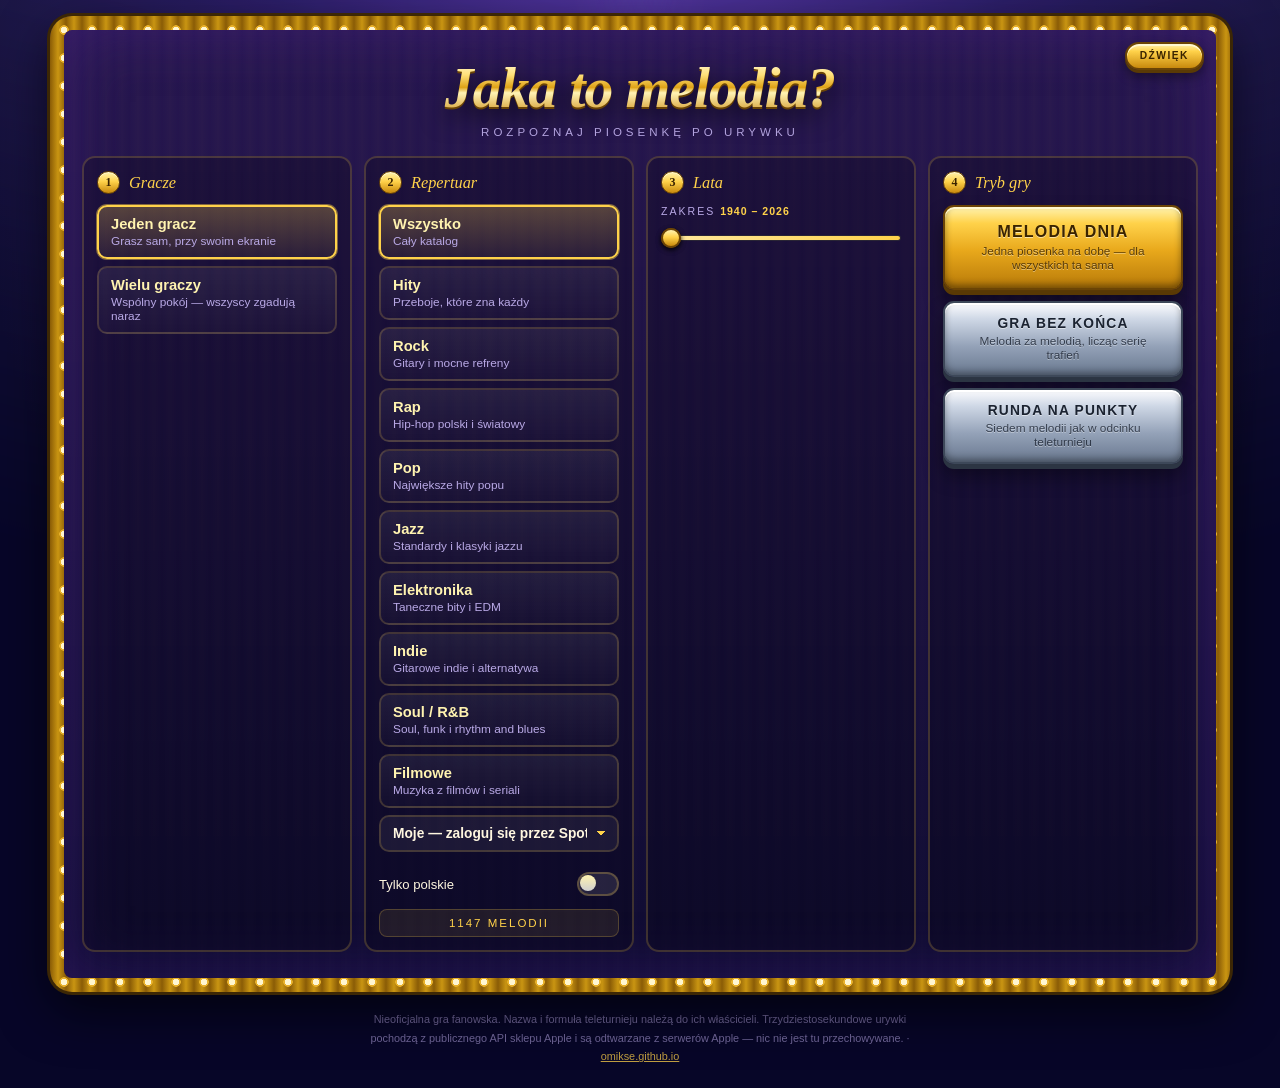
<file: jakamelodia/index.html>
<!DOCTYPE html>
<html lang="pl">
<head>
<meta charset="UTF-8">
<meta name="viewport" content="width=device-width, initial-scale=1.0">
<title>Jaka to melodia?</title>
<meta name="description" content="Rozpoznaj piosenke po krotkim urywku. Nieoficjalna gra inspirowana teleturniejem.">
<style>
:root{
  --granat:#070628; --granat2:#1a0e55; --fiolet:#4a2a9c;
  --zloto:#ffd24a; --zloto-jasne:#fff3b0; --zloto-ciemne:#b87a09; --zloto-cien:#5a3a05;
  --srebro:#d8e0ea; --tekst:#fff7e0; --przygas:#b9a9e6;
  --zle:#e0374a; --dobrze:#2fbf5c; --pas:#e8a81b;
  --serif:Georgia,'Times New Roman',serif;
  --sans:'Trebuchet MS','Segoe UI',Tahoma,sans-serif;
}
*{margin:0;padding:0;box-sizing:border-box}
html,body{min-height:100%}
body{
  font-family:var(--sans); color:var(--tekst);
  background:
    radial-gradient(ellipse at 50% -20%, var(--fiolet) 0%, var(--granat2) 42%, var(--granat) 78%),
    var(--granat);
  background-attachment:fixed;
  padding:16px; overflow-x:hidden;
}
/* reflektory na scenie */
body::before,body::after{
  content:''; position:fixed; top:-30vh; width:60vw; height:150vh; pointer-events:none; z-index:0;
  background:linear-gradient(180deg, rgba(180,150,255,.16), transparent 62%);
  filter:blur(28px);
}
body::before{left:-18vw; transform:rotate(14deg);  animation:omiot 14s ease-in-out infinite alternate}
body::after {right:-18vw; transform:rotate(-14deg); animation:omiot 17s ease-in-out infinite alternate-reverse}
@keyframes omiot{from{opacity:.35;transform:rotate(12deg) translateX(-3vw)}to{opacity:.75;transform:rotate(20deg) translateX(4vw)}}

.scena{position:relative; z-index:1; max-width:1180px; margin:0 auto}

/* ---- ramka z zarowkami, jak obudowa telewizyjnej scenografii ---- */
.ramka{
  border:14px solid transparent; border-radius:22px;
  background:
    linear-gradient(180deg, rgba(30,16,86,.92), rgba(10,8,52,.96)) padding-box,
    repeating-linear-gradient(90deg,#8a5c06,#c99512 8px,#8a5c06 16px) border-box;
  box-shadow:0 0 0 3px #3c2705, 0 18px 50px rgba(0,0,0,.65), inset 0 0 60px rgba(90,40,160,.35);
  position:relative; padding:22px 18px 26px;
}
/* same zarowki */
.ramka::before{
  content:''; position:absolute; inset:-14px; border-radius:22px; pointer-events:none;
  background-image:radial-gradient(circle, #fff6cf 0 3px, #e8b12b 3px 4.5px, transparent 5px);
  background-size:28px 28px; background-position:0 0;
  -webkit-mask:linear-gradient(#000,#000) content-box, linear-gradient(#000,#000);
  -webkit-mask-composite:xor; mask-composite:exclude;
  padding:14px; animation:migaj 1.1s steps(2) infinite;
}
@keyframes migaj{0%{background-position:0 0;opacity:1}100%{background-position:14px 14px;opacity:.72}}

/* ---- logo ---- */
.naglowek{text-align:center; padding:6px 0 18px; position:relative}
.gwiazda{
  position:absolute; inset:-30px 0 auto; height:210px; z-index:-1; pointer-events:none;
  background:repeating-conic-gradient(from 0deg at 50% 42%, rgba(255,210,74,.13) 0deg 7deg, transparent 7deg 14deg);
  -webkit-mask:radial-gradient(circle at 50% 42%, #000 0%, transparent 68%);
  mask:radial-gradient(circle at 50% 42%, #000 0%, transparent 68%);
  animation:obrot 60s linear infinite;
}
@keyframes obrot{to{transform:rotate(360deg)}}
.logo{
  font-family:var(--serif); font-style:italic; font-weight:900;
  font-size:clamp(2rem,8.5vw,3.6rem); line-height:1.05; letter-spacing:-1px;
  background:linear-gradient(180deg,#fffbe6 0%,#ffe17a 28%,#dfa317 49%,#fff3b5 58%,#c9860c 100%);
  -webkit-background-clip:text; background-clip:text; color:transparent;
  filter:drop-shadow(0 2px 0 #6b4405) drop-shadow(0 7px 12px rgba(0,0,0,.65));
}
.podtytul{
  font-size:.72rem; letter-spacing:4px; text-transform:uppercase; color:var(--przygas); margin-top:8px;
}
.nuta{font-style:normal; display:inline-block; animation:bujaj 3.4s ease-in-out infinite}
@keyframes bujaj{0%,100%{transform:rotate(-8deg)}50%{transform:rotate(8deg)}}

/* ---- przyciski ---- */
button{font-family:inherit; cursor:pointer; border:0}
.zloty,.srebrny{
  font-weight:900; text-transform:uppercase; letter-spacing:1.2px; font-size:.86rem;
  padding:13px 22px; border-radius:11px; position:relative; transition:transform .06s, filter .18s;
}
.zloty{
  background:linear-gradient(180deg,var(--zloto-jasne) 0%,var(--zloto) 20%,#e8a81b 54%,var(--zloto-ciemne) 100%);
  border:2px solid #6b4405; color:#3a2400; text-shadow:0 1px 0 rgba(255,255,255,.55);
  box-shadow:inset 0 2px 0 #fff8d0, inset 0 -3px 7px rgba(0,0,0,.4), 0 5px 0 var(--zloto-cien), 0 12px 20px rgba(0,0,0,.45);
}
.srebrny{
  background:linear-gradient(180deg,#fdfdff 0%,#cfd8e6 22%,#94a2b8 60%,#69788f 100%);
  border:2px solid #3d4859; color:#1b2331; text-shadow:0 1px 0 rgba(255,255,255,.5);
  box-shadow:inset 0 2px 0 #fff, inset 0 -3px 7px rgba(0,0,0,.35), 0 5px 0 #2c3543, 0 12px 20px rgba(0,0,0,.4);
}
.zloty:hover,.srebrny:hover{filter:brightness(1.08)}
.zloty:active,.srebrny:active{transform:translateY(4px); box-shadow:inset 0 2px 0 rgba(255,255,255,.7), inset 0 -2px 5px rgba(0,0,0,.45), 0 1px 0 var(--zloto-cien)}
.zloty:disabled,.srebrny:disabled{filter:grayscale(.6) brightness(.7); cursor:not-allowed; transform:none}
.duzy{font-size:1rem; padding:16px 30px}

/* ---- prawy gorny rog: wyjscie do menu i przelacznik dzwiekow ---- */
.gora-prawo{
  position:absolute; top:12px; right:12px; z-index:6;
  display:flex; align-items:center; gap:8px;
}
.rog-menu{
  padding:7px 13px; border-radius:20px; font-size:.64rem; font-weight:900;
  letter-spacing:1.5px; text-transform:uppercase; line-height:1;
  background:linear-gradient(180deg,#f2f4f8,#c3c9d6 45%,#9aa2b4);
  border:2px solid #5d6577; color:#1d2230;
  box-shadow:inset 0 2px 0 #fff, 0 3px 0 #4a5060, 0 6px 12px rgba(0,0,0,.4);
}
.rog-menu:active{transform:translateY(3px); box-shadow:inset 0 2px 0 #fff, 0 0 0 #4a5060}
.dzwiek{
  padding:7px 13px; border-radius:20px; font-size:.64rem; font-weight:900;
  letter-spacing:1.5px; text-transform:uppercase; line-height:1;
  background:linear-gradient(180deg,var(--zloto-jasne) 0%,var(--zloto) 30%,#c8890d 100%);
  border:2px solid #6b4405; color:#3a2400;
  box-shadow:inset 0 2px 0 #fff8d0, 0 3px 0 var(--zloto-cien), 0 6px 12px rgba(0,0,0,.45);
}
.dzwiek:active{transform:translateY(3px); box-shadow:inset 0 2px 0 #fff8d0, 0 0 0 var(--zloto-cien)}
.dzwiek.wyl{filter:grayscale(.85) brightness(.62)}
.dzwiek.wyl{text-decoration:line-through}

/* ---- ekran startowy ---- */
.hide{display:none !important}
#ekran-gra, #ekran-wynik, #ekran-podium, #ekran-pokoj, #ekran-tablica{max-width:620px; margin:0 auto}
.sekcja-tytul{
  text-align:center; font-family:var(--serif); font-style:italic; font-size:1.15rem;
  color:var(--zloto); margin:4px 0 14px; text-shadow:0 2px 0 #4a2f04;
}
.pakiety{display:grid; gap:10px; margin-bottom:22px}
.pakiet{
  display:block; text-align:left; padding:13px 16px; border-radius:12px;
  background:linear-gradient(180deg, rgba(255,255,255,.07), rgba(255,255,255,.02));
  border:2px solid rgba(255,210,74,.22); color:var(--tekst); transition:all .18s;
}
.pakiet:hover{border-color:rgba(255,210,74,.6); background:linear-gradient(180deg, rgba(255,210,74,.14), rgba(255,255,255,.03))}
.pakiet.wybrany{
  border-color:var(--zloto);
  background:linear-gradient(180deg, rgba(255,210,74,.24), rgba(255,210,74,.06));
  box-shadow:0 0 0 1px rgba(255,210,74,.5), 0 6px 22px rgba(255,180,20,.22);
}
.pakiet-nazwa{display:block; font-weight:900; font-size:1.02rem; color:var(--zloto-jasne)}
.pakiet-opis{display:block; font-size:.82rem; color:var(--przygas); margin:3px 0 5px}
.pakiet-ile{display:block; font-size:.68rem; letter-spacing:2px; text-transform:uppercase; color:rgba(255,210,74,.75)}
.tryby{display:grid; gap:11px}
.tryb-opis{display:block; font-weight:400; text-transform:none; letter-spacing:0; font-size:.74rem; opacity:.8; margin-top:3px}

/* ---- menu w trzech kolumnach, czytane od lewej do prawej ---- */
.menu-kolumny{display:grid; grid-template-columns:repeat(4,1fr); gap:12px; align-items:stretch}
.kolumna{
  background:rgba(0,0,0,.22); border:2px solid rgba(255,210,74,.2);
  border-radius:13px; padding:13px; position:relative;
  display:flex; flex-direction:column;
}
.kol-naglowek{
  display:flex; align-items:center; gap:9px; margin-bottom:11px;
  font-family:var(--serif); font-style:italic; font-size:1.02rem; color:var(--zloto);
}
.kol-nr{
  flex:0 0 auto; width:23px; height:23px; border-radius:50%; font-style:normal;
  display:flex; align-items:center; justify-content:center; font-size:.75rem; font-weight:900;
  background:linear-gradient(180deg,var(--zloto-jasne),var(--zloto) 45%,#c8890d);
  color:#3a2400; border:1px solid #6b4405; box-shadow:inset 0 1px 0 #fff8d0;
}
.wybierak,.gatunek{
  display:block; width:100%; text-align:left; margin-bottom:7px; padding:9px 12px; border-radius:10px;
  background:linear-gradient(180deg, rgba(255,255,255,.07), rgba(255,255,255,.02));
  border:2px solid rgba(255,210,74,.18); color:var(--tekst); transition:all .16s; position:relative;
}
.wybierak:hover:not(:disabled),.gatunek:hover{border-color:rgba(255,210,74,.55); background:rgba(255,210,74,.1)}
.wybierak.wybrany,.gatunek.wybrany{
  border-color:var(--zloto);
  background:linear-gradient(180deg, rgba(255,210,74,.26), rgba(255,210,74,.07));
  box-shadow:0 0 0 1px rgba(255,210,74,.45);
}
.wybierak-nazwa,.gatunek-nazwa{display:block; font-weight:900; font-size:.92rem; color:var(--zloto-jasne)}
.wybierak-opis,.gatunek-opis{display:block; font-size:.74rem; color:var(--przygas); margin-top:2px}
.wybierak.niegotowe{opacity:.45; cursor:not-allowed}
.plakietka{
  position:absolute; top:8px; right:9px; font-size:.56rem; letter-spacing:1.4px; text-transform:uppercase;
  background:rgba(255,210,74,.2); color:var(--zloto); padding:2px 6px; border-radius:4px;
  border:1px solid rgba(255,210,74,.35);
}
.pod-blok{margin-top:13px}
.pod-tytul{font-size:.66rem; letter-spacing:2px; text-transform:uppercase; color:var(--przygas); margin-bottom:6px}
.pod-tytul b{color:var(--zloto); letter-spacing:1px}
.przygaszone{opacity:.35; pointer-events:none}

/* ---- przelacznik "tylko polskie" ---- */
.tp-rzad{display:flex; align-items:center; justify-content:space-between; gap:8px}
.tp-etykieta{font-size:.82rem; color:var(--tekst)}
.tp-prze{
  position:relative; flex:0 0 auto; width:42px; height:24px; border-radius:12px; cursor:pointer;
  background:rgba(255,255,255,.1); border:2px solid rgba(255,210,74,.25); transition:all .16s;
}
.tp-prze::after{
  content:''; position:absolute; top:1px; left:1px; width:16px; height:16px; border-radius:50%;
  background:linear-gradient(180deg,#fff3b0,#cfcfcf); transition:all .16s;
}
.tp-prze.wl{background:linear-gradient(180deg,var(--zloto-jasne),var(--zloto) 55%,#e29d12); border-color:var(--zloto)}
.tp-prze.wl::after{left:19px; background:linear-gradient(180deg,#fff8d0,var(--zloto-jasne))}
.tp-prze input{position:absolute; inset:0; opacity:0; margin:0; cursor:pointer}

/* ---- "Moje" — playlista ze Spotify, wygladem dopasowana do gatunkow ---- */
.gatunek-select{
  display:block; width:100%; margin-bottom:7px; padding:9px 30px 9px 12px; border-radius:10px;
  background:rgba(255,255,255,.06); border:2px solid rgba(255,210,74,.18); color:var(--tekst);
  font-family:inherit; font-size:.86rem; font-weight:700; transition:all .16s; cursor:pointer;
  -webkit-appearance:none; appearance:none;
  background-image:linear-gradient(45deg, transparent 50%, var(--zloto) 52%), linear-gradient(135deg, var(--zloto) 48%, transparent 50%);
  background-position: calc(100% - 16px) center, calc(100% - 11px) center;
  background-size:5px 5px, 5px 5px; background-repeat:no-repeat;
}
.gatunek-select:hover{border-color:rgba(255,210,74,.5)}
.gatunek-select.wybrany{
  border-color:var(--zloto); color:#3a2400; font-weight:900;
  background-color:transparent;
  background-image:linear-gradient(180deg, rgba(255,210,74,.9), rgba(226,157,18,.9)),
                    linear-gradient(45deg, transparent 50%, #3a2400 52%), linear-gradient(135deg, #3a2400 48%, transparent 50%);
  background-position:0 0, calc(100% - 16px) center, calc(100% - 11px) center;
  background-size:100% 100%, 5px 5px, 5px 5px;
}
.moje-wyloguj{
  display:block; width:100%; text-align:center; margin:-2px 0 7px; padding:4px; font-size:.66rem;
  letter-spacing:1px; text-transform:uppercase; color:var(--przygas); background:transparent; border:0;
}
.moje-wyloguj:hover{color:var(--zloto)}

/* suwak lat: dwa uchwyty na wspolnym torze */
.suwak{position:relative; height:30px}
.suwak-tor{position:absolute; left:0; right:0; top:12px; height:6px; border-radius:4px;
  background:rgba(0,0,0,.55); border:1px solid rgba(255,255,255,.12); overflow:hidden}
.suwak-wybor{position:absolute; top:0; bottom:0; background:linear-gradient(90deg,#ffe9a0,var(--zloto))}
.suwak input[type=range]{
  position:absolute; left:0; top:5px; width:100%; height:20px; margin:0;
  -webkit-appearance:none; appearance:none; background:transparent; pointer-events:none;
}
.suwak input[type=range]:focus-visible{outline:2px solid var(--zloto); outline-offset:4px}
.suwak input[type=range]::-webkit-slider-thumb{
  -webkit-appearance:none; pointer-events:auto; width:20px; height:20px; border-radius:50%; cursor:pointer;
  background:linear-gradient(180deg,#fff3b0,var(--zloto) 45%,#c8890d);
  border:2px solid #6b4405; box-shadow:0 2px 5px rgba(0,0,0,.55);
}
.suwak input[type=range]::-moz-range-thumb{
  pointer-events:auto; width:18px; height:18px; border-radius:50%; cursor:pointer;
  background:linear-gradient(180deg,#fff3b0,var(--zloto) 45%,#c8890d);
  border:2px solid #6b4405; box-shadow:0 2px 5px rgba(0,0,0,.55);
}
.suwak input[type=range]::-moz-range-track{background:transparent; border:0}
.licznik{
  margin-top:13px; text-align:center; font-size:.72rem; letter-spacing:2px; text-transform:uppercase;
  color:var(--zloto); padding:7px; border-radius:8px; background:rgba(255,210,74,.09);
  border:1px solid rgba(255,210,74,.22);
}
.licznik.za-malo{color:#ffb9c1; background:rgba(224,55,74,.12); border-color:rgba(224,55,74,.3)}

/* ---- gra w wielu graczy ---- */
.panel-pokoj{
  margin-top:13px; padding-top:13px; border-top:1px solid rgba(255,210,74,.2);
}
.panel-pokoj input{
  width:100%; padding:9px 11px; margin-bottom:8px; border-radius:9px; font-family:inherit; font-size:.88rem;
  background:linear-gradient(180deg,#fffdf4,#efe6cd); color:#1d1503;
  border:2px solid #6b4405; box-shadow:inset 0 2px 5px rgba(0,0,0,.25);
}
.panel-pokoj input:focus{outline:3px solid rgba(255,210,74,.7); outline-offset:2px}
.panel-pokoj button{width:100%; margin-bottom:8px; font-size:.78rem; padding:10px}
.pokoj-albo{
  text-align:center; font-size:.66rem; letter-spacing:2px; text-transform:uppercase;
  color:var(--przygas); margin:10px 0 8px;
}
.pokoj-kod-box{
  text-align:center; padding:16px; border-radius:13px;
  background:rgba(0,0,0,.3); border:2px solid rgba(255,210,74,.3);
}
.pokoj-kod{
  font-family:var(--serif); font-weight:900; font-size:clamp(2rem,9vw,3rem); letter-spacing:9px;
  background:linear-gradient(180deg,#fffbe6,#ffe17a 40%,#dfa317 62%,#c9860c);
  -webkit-background-clip:text; background-clip:text; color:transparent;
  filter:drop-shadow(0 2px 0 #6b4405); margin:4px 0 12px;
}
.pokoj-link-rzad{display:flex; gap:8px; flex-wrap:wrap}
.pokoj-link-rzad input{
  flex:1; min-width:180px; padding:9px 11px; border-radius:9px; font-size:.76rem; font-family:inherit;
  background:rgba(0,0,0,.45); color:var(--przygas); border:1px solid rgba(255,210,74,.25);
}
.pokoj-gracze{display:grid; gap:6px; margin-top:8px}
.pokoj-gracz{
  display:flex; align-items:center; justify-content:space-between; gap:10px;
  padding:9px 13px; border-radius:9px; background:rgba(255,255,255,.06);
  border-left:4px solid rgba(255,210,74,.5); font-size:.9rem;
}
.pg-imie{font-weight:700}
.pg-ty{font-size:.68rem; letter-spacing:1.5px; text-transform:uppercase; color:var(--zloto)}
.pasek-graczy{display:flex; gap:7px; flex-wrap:wrap; justify-content:center; margin-bottom:13px}
.gracz-znacznik{
  display:flex; flex-direction:column; align-items:center; padding:6px 11px; border-radius:9px;
  background:rgba(255,255,255,.06); border:2px solid rgba(255,255,255,.14); min-width:74px;
  transition:all .2s;
}
.gracz-znacznik b{font-size:.78rem; font-weight:700}
.gracz-znacznik i{font-style:normal; font-size:.66rem; color:var(--przygas)}
.gracz-znacznik.gotowy{
  border-color:var(--dobrze); background:rgba(47,191,92,.18);
}
.gracz-znacznik.gotowy i{color:#8df0ad}
.gracz-znacznik.ja{box-shadow:0 0 0 2px rgba(255,210,74,.5)}
.p-wiersz.ja{background:rgba(255,210,74,.14)}

/* ---- postep budowania repertuaru z playlisty ---- */
.sp-licznik{font-size:.66rem; letter-spacing:1.5px; text-transform:uppercase; color:var(--przygas); text-align:center; margin-top:5px}
.sp-teraz{font-size:.68rem; color:var(--zloto); text-align:center; overflow:hidden; text-overflow:ellipsis; white-space:nowrap}

/* ---- ladowanie i blad ---- */
.komunikat{text-align:center; padding:16px; font-size:.9rem; color:var(--przygas)}
.komunikat.blad{color:#ffb9c1}
.kreci{display:inline-block; width:15px; height:15px; margin-right:9px; vertical-align:-3px;
  border:3px solid rgba(255,210,74,.28); border-top-color:var(--zloto); border-radius:50%;
  animation:obrot 0.85s linear infinite}

/* ---- pasek informacyjny ---- */
.info-pas{
  display:flex; justify-content:space-between; align-items:center; gap:10px;
  font-size:.7rem; letter-spacing:1.6px; text-transform:uppercase;
  color:var(--przygas); margin-bottom:14px; padding-bottom:10px;
  border-bottom:1px solid rgba(255,210,74,.18);
}
.info-pas b{color:var(--zloto); font-weight:900}

/* ---- zarowki podejsc ---- */
.zarowki{display:flex; gap:7px; justify-content:center; margin-bottom:16px}
.zar{
  flex:1; max-width:74px; height:38px; border-radius:9px; position:relative;
  display:flex; align-items:center; justify-content:center;
  background:linear-gradient(180deg, rgba(255,255,255,.08), rgba(0,0,0,.28));
  border:2px solid rgba(255,255,255,.14);
  box-shadow:inset 0 2px 4px rgba(0,0,0,.4);
  font-size:.72rem; font-weight:900; color:rgba(255,255,255,.42);
}
.zar-teraz{
  border-color:var(--zloto); color:#3a2400;
  background:linear-gradient(180deg,var(--zloto-jasne),var(--zloto) 45%,#e29d12);
  box-shadow:0 0 18px rgba(255,210,74,.65), inset 0 2px 0 #fff8d0;
  animation:puls 1.5s ease-in-out infinite;
}
@keyframes puls{0%,100%{box-shadow:0 0 14px rgba(255,210,74,.5), inset 0 2px 0 #fff8d0}50%{box-shadow:0 0 26px rgba(255,210,74,.9), inset 0 2px 0 #fff8d0}}
.zar-dobrze{background:linear-gradient(180deg,#7ff0a5,var(--dobrze) 55%,#1a8a3f); border-color:#0f6b2e; color:#06381a}
.zar-zle   {background:linear-gradient(180deg,#ff8f9c,var(--zle) 55%,#9b1626);   border-color:#7d1220; color:#3d0008}
.zar-pas   {background:linear-gradient(180deg,#ffd98a,var(--pas) 55%,#a8700a);   border-color:#7d5406; color:#3d2700}

/* ---- korektor + pasek czasu ---- */
.tablica{
  background:linear-gradient(180deg, #05041e, #0d0836);
  border:2px solid rgba(255,210,74,.3); border-radius:14px;
  padding:12px; margin-bottom:16px;
  box-shadow:inset 0 3px 18px rgba(0,0,0,.75), 0 2px 0 rgba(255,255,255,.06);
}
#korektor{display:block; width:100%; height:82px}
.pasek{
  position:relative; height:16px; margin-top:11px; border-radius:9px; overflow:hidden;
  background:rgba(0,0,0,.55); border:1px solid rgba(255,255,255,.12);
}
.pasek-odkryty{position:absolute; inset:0 auto 0 0; background:rgba(255,210,74,.2); border-right:1px solid rgba(255,210,74,.5)}
.wskaznik{position:absolute; inset:0 auto 0 0; width:0; background:linear-gradient(90deg,#ffe9a0,var(--zloto)); box-shadow:0 0 12px rgba(255,210,74,.8)}
.dl-opis{text-align:center; font-size:.7rem; letter-spacing:2px; text-transform:uppercase; color:var(--przygas); margin-top:8px}

/* ---- przycisk grania ---- */
.graj-rzad{display:flex; gap:11px; align-items:center; margin-bottom:16px}
/* stala szerokosc: napis chodzi od "Dluzszy urywek - 2 s" przez dwucyfrowe
   "16 s" po "Poddaje sie", a przycisk ma przy tym stac w miejscu.
   Samo min-width nie wystarczalo — najdluzszy napis i tak go rozpychal. */
#btn-pas{flex:0 0 232px; width:232px; padding-left:8px; padding-right:8px; text-align:center}
#btn-skip{flex:0 0 auto; min-width:78px}
#btn-graj{
  flex:1; font-size:1.05rem; padding:17px; display:flex; align-items:center; justify-content:center; gap:10px;
}
#btn-graj.gra{animation:puls 1.2s ease-in-out infinite}
#btn-pas{flex:0 0 auto}

/* ---- wpisywanie odpowiedzi ---- */
.pole{position:relative; margin-bottom:12px}
#odp{
  width:100%; padding:15px 16px; font-size:1rem; font-family:inherit; border-radius:11px;
  background:linear-gradient(180deg,#fffdf4,#efe6cd); color:#1d1503;
  border:2px solid #6b4405; box-shadow:inset 0 3px 7px rgba(0,0,0,.28);
}
#odp:focus{outline:3px solid rgba(255,210,74,.75); outline-offset:2px}
#odp:disabled{filter:grayscale(.5) brightness(.85)}
.podpowiedzi{
  position:absolute; left:0; right:0; top:calc(100% + 5px); z-index:30;
  background:#120b3d; border:2px solid var(--zloto); border-radius:11px; overflow:hidden;
  box-shadow:0 16px 34px rgba(0,0,0,.7); max-height:250px; overflow-y:auto;
}
.podp{
  display:block; width:100%; text-align:left; padding:10px 14px; background:transparent;
  color:var(--tekst); border-bottom:1px solid rgba(255,255,255,.08);
}
.podp:last-child{border-bottom:0}
.podp:hover{background:rgba(255,210,74,.2)}
.podp-t{display:block; font-weight:700; font-size:.92rem}
.podp-a{display:block; font-size:.75rem; color:var(--przygas)}

/* ---- lista dotychczasowych prob ---- */
.lista{display:grid; gap:6px; margin-top:14px; min-height:4px}
.wpis{
  display:flex; align-items:center; gap:10px; padding:9px 13px; border-radius:9px;
  font-size:.87rem; background:rgba(255,255,255,.05); border-left:4px solid rgba(255,255,255,.2);
  animation:wjedz .22s ease-out;
}
@keyframes wjedz{from{opacity:0;transform:translateX(-8px)}to{opacity:1;transform:none}}
.wpis-ikona{font-weight:900; width:16px; text-align:center}
.wpis-tekst{flex:1; overflow:hidden; text-overflow:ellipsis; white-space:nowrap}
.wpis-zle{border-left-color:var(--zle)}      .wpis-zle .wpis-ikona{color:var(--zle)}
.wpis-pas{border-left-color:var(--pas)}      .wpis-pas .wpis-ikona{color:var(--pas)}
.wpis-dobrze{border-left-color:var(--dobrze); background:rgba(47,191,92,.16)} .wpis-dobrze .wpis-ikona{color:var(--dobrze)}

/* ---- ekran odslonietej odpowiedzi ---- */
.wynik{text-align:center}
.okladka-ramka{
  width:180px; height:180px; margin:0 auto 16px; border-radius:14px; padding:7px;
  background:linear-gradient(145deg,var(--zloto-jasne),var(--zloto-ciemne));
  box-shadow:0 14px 34px rgba(0,0,0,.6);
}
.okladka-ramka img{width:100%; height:100%; object-fit:cover; border-radius:8px; display:block; background:#1a1040}
.werdykt{font-family:var(--serif); font-style:italic; font-size:1.2rem; margin-bottom:12px}
.werdykt-tak{color:#8df0ad} .werdykt-nie{color:#ffb0ba}
.w-tytul{font-size:1.5rem; font-weight:900; color:var(--zloto-jasne); line-height:1.2}
.w-wykonawca{color:var(--przygas); margin:4px 0 18px; font-size:1rem}
.w-przyciski{display:flex; flex-wrap:wrap; gap:10px; justify-content:flex-end; margin-top:20px}

/* ---- podium ---- */
.podium{text-align:center}
.p-suma{
  font-family:var(--serif); font-weight:900; font-size:4.5rem; line-height:1;
  background:linear-gradient(180deg,#fffbe6,#ffe17a 40%,#dfa317 62%,#c9860c);
  -webkit-background-clip:text; background-clip:text; color:transparent;
  filter:drop-shadow(0 3px 0 #6b4405);
}
.p-max{font-size:.72rem; letter-spacing:2px; text-transform:uppercase; color:var(--przygas)}
.p-ocena{font-family:var(--serif); font-style:italic; font-size:1.25rem; color:var(--zloto); margin:12px 0 6px}
.p-lista{display:grid; gap:5px; margin:18px 0; text-align:left}
.p-wiersz{display:flex; align-items:center; gap:10px; padding:8px 12px; border-radius:8px; background:rgba(255,255,255,.05); font-size:.86rem}
.p-nr{color:var(--przygas); width:22px; flex:0 0 auto}
.p-tyt{flex:1; overflow:hidden}
.p-tyt b{display:block; font-weight:700; overflow:hidden; text-overflow:ellipsis; white-space:nowrap}
.p-tyt i{display:block; font-style:normal; font-size:.75rem; color:var(--przygas)}
.p-pkt{flex:0 0 auto; font-weight:900; color:var(--zloto)}
.p-zero{color:#ff9aa5}

/* ---- stopka ---- */
.stopka{text-align:center; font-size:.68rem; color:rgba(185,169,230,.6); margin:18px auto 6px; max-width:560px; line-height:1.7}
.stopka a{color:rgba(255,210,74,.75)}

@media (max-width:980px){
  .menu-kolumny{grid-template-columns:repeat(2,1fr)}
}
@media (max-width:600px){
  .menu-kolumny{grid-template-columns:1fr}
}
@media (max-width:520px){
  body{padding:8px}
  /* na waskim ekranie pigulki wchodzily na logo — niech stana nad naglowkiem */
  .gora-prawo{position:static; justify-content:flex-end; margin:0 0 4px}
  .ramka{border-width:10px; padding:16px 12px 20px}
  .ramka::before{inset:-10px; padding:10px; background-size:22px 22px}
  .zar{height:34px; font-size:.64rem}
  .okladka-ramka{width:145px; height:145px}
  .graj-rzad{flex-direction:column}
  #btn-pas, #btn-skip{width:100%; min-width:0}
  .p-suma{font-size:3.4rem}
}
</style>
</head>
<body>

<div class="scena">
<div class="ramka">

  <div class="gora-prawo">
    <button class="rog-menu hide" id="btn-menu" type="button">Menu</button>
    <button id="btn-dzwiek" class="dzwiek" type="button" aria-pressed="true">Dźwięk</button>
  </div>

  <header class="naglowek">
    <div class="gwiazda"></div>
    <h1 class="logo">Jaka to melodia?</h1>
    <p class="podtytul">Rozpoznaj piosenk&#281; po urywku</p>
  </header>

  <!-- ================= ekran startowy ================= -->
  <section id="ekran-start">
    <div class="menu-kolumny">

      <div class="kolumna">
        <div class="kol-naglowek"><span class="kol-nr">1</span>Gracze</div>
        <div id="kol-gracze"></div>

        <div class="panel-pokoj hide" id="panel-pokoj">
          <div class="pod-tytul">Tw&#243;j podpis</div>
          <input id="pokoj-imie" type="text" maxlength="24" placeholder="Jak Ci&#281; wo&#322;a&#263;?" autocomplete="off">
          <button class="zloty" id="pokoj-zaloz" type="button">Za&#322;&#243;&#380; pok&#243;j</button>
          <div class="pokoj-albo">albo do&#322;&#261;cz do istniej&#261;cego</div>
          <input id="pokoj-kod-wpis" type="text" maxlength="5" placeholder="KOD" autocomplete="off"
                 style="text-transform:uppercase; text-align:center; letter-spacing:5px; font-weight:900">
          <button class="srebrny" id="pokoj-dolacz" type="button">Do&#322;&#261;cz</button>
          <p class="komunikat blad hide" id="pokoj-blad"></p>
        </div>
      </div>

      <div class="kolumna">
        <div class="kol-naglowek"><span class="kol-nr">2</span>Repertuar</div>
        <div id="kol-gatunki"></div>

        <div id="blok-moje">
          <select class="gatunek-select" id="sel-moje"></select>
          <button class="moje-wyloguj hide" id="moje-wyloguj" type="button">Wyloguj ze Spotify</button>
          <div id="sp-postep" class="hide">
            <div class="pasek" style="margin-top:9px"><div class="wskaznik" id="sp-pasek" style="transition:width .3s"></div></div>
            <div class="sp-licznik" id="sp-licznik"></div>
            <div class="sp-teraz" id="sp-teraz"></div>
          </div>
          <p class="komunikat blad hide" id="sp-blad"></p>
        </div>

        <div class="pod-blok" id="blok-polska">
          <div class="tp-rzad">
            <span class="tp-etykieta">Tylko polskie</span>
            <label class="tp-prze" id="tp-prze">
              <input type="checkbox" id="tp-check">
            </label>
          </div>
        </div>

        <div class="licznik" id="licznik-melodii"></div>
      </div>

      <div class="kolumna">
        <div class="kol-naglowek"><span class="kol-nr">3</span>Lata</div>
        <div class="pod-blok" id="blok-lata" style="margin-top:0">
          <div class="pod-tytul">Zakres <b id="lata-etykieta"></b></div>
          <div class="suwak">
            <div class="suwak-tor"><div class="suwak-wybor" id="lata-wybor"></div></div>
            <input type="range" id="lata-od" aria-label="Rok pocz&#261;tkowy">
            <input type="range" id="lata-do" aria-label="Rok ko&#324;cowy">
          </div>
        </div>
      </div>

      <div class="kolumna">
        <div class="kol-naglowek"><span class="kol-nr">4</span>Tryb gry</div>
        <div class="tryby" id="kol-tryby">
          <button class="zloty duzy" id="tryb-dzienna">Melodia dnia
            <span class="tryb-opis">Jedna piosenka na dob&#281; &#8212; dla wszystkich ta sama</span></button>
          <button class="srebrny" id="tryb-bezkonca">Gra bez ko&#324;ca
            <span class="tryb-opis">Melodia za melodi&#261;, licz&#261;c seri&#281; trafie&#324;</span></button>
          <button class="srebrny" id="tryb-runda">Runda na punkty
            <span class="tryb-opis">Siedem melodii jak w odcinku teleturnieju</span></button>
        </div>
        <p class="komunikat blad hide" id="za-waski">Za ma&#322;o melodii przy tych ustawieniach &#8212;
           poszerz lata albo wybierz inny gatunek.</p>
      </div>

    </div>

    <div id="ladowanie" class="komunikat hide"><span class="kreci"></span>Orkiestra stroi instrumenty&#8230;</div>
    <div id="blad" class="komunikat blad hide">
      <p id="blad-tresc"></p>
      <button class="srebrny" id="blad-ponow" style="margin-top:12px">Spr&#243;buj jeszcze raz</button>
    </div>
  </section>

  <!-- ================= ekran gry ================= -->
  <section id="ekran-gra" class="hide">
    <div class="info-pas"><span id="info-tryb"></span><b id="nazwa-pakietu"></b></div>

    <div class="pasek-graczy hide" id="pasek-graczy"></div>

    <div class="zarowki" id="zarowki"></div>

    <div class="tablica">
      <canvas id="korektor"></canvas>
      <div class="pasek">
        <div class="pasek-odkryty" id="pasek-odkryty"></div>
        <div class="wskaznik" id="wskaznik"></div>
      </div>
      <div class="dl-opis" id="dl-opis"></div>
    </div>

    <div class="graj-rzad">
      <button class="zloty" id="btn-graj">Zagraj</button>
      <button class="srebrny" id="btn-pas">Pas</button>
      <button class="srebrny" id="btn-skip" title="Pomi&#324; t&#281; melodi&#281; i we&#378; nast&#281;pn&#261;">Skip</button>
    </div>

    <div class="pole">
      <input id="odp" type="text" placeholder="Jaki to tytu&#322;?" autocomplete="off" autocorrect="off" spellcheck="false">
      <div class="podpowiedzi" id="podpowiedzi"></div>
    </div>
    <button class="zloty" id="btn-zgadnij" style="width:100%">Odpowiadam</button>

    <div class="lista" id="lista"></div>
  </section>

  <!-- ================= poczekalnia pokoju ================= -->
  <section id="ekran-pokoj" class="hide">
    <p class="sekcja-tytul">Poczekalnia</p>
    <div class="pokoj-kod-box">
      <div class="pod-tytul">Kod pokoju</div>
      <div class="pokoj-kod" id="pokoj-kod">&#8212;</div>
      <div class="pokoj-link-rzad">
        <input id="pokoj-link" readonly onclick="this.select()">
        <button class="srebrny" id="pokoj-kopiuj" type="button">Skopiuj link</button>
      </div>
    </div>
    <div class="pod-tytul" style="margin-top:16px">Repertuar</div>
    <p class="komunikat" id="pokoj-repertuar" style="padding:4px 0"></p>
    <div class="pod-tytul" id="pokoj-ilu"></div>
    <div class="pokoj-gracze" id="pokoj-gracze"></div>
    <p class="komunikat blad hide" id="pokoj-blad2"></p>
    <div class="w-przyciski">
      <button class="zloty duzy hide" id="pokoj-start" type="button">Zaczynamy</button>
      <span class="komunikat hide" id="pokoj-czekaj">Czekamy, a&#380; za&#322;o&#380;yciel zacznie&#8230;</span>
      <button class="srebrny" id="pokoj-wyjdz" type="button">Opu&#347;&#263; pok&#243;j</button>
    </div>
  </section>

  <!-- ================= tablica wynikow ================= -->
  <section id="ekran-tablica" class="hide podium">
    <p class="sekcja-tytul" id="tab-tytul"></p>
    <p class="komunikat" id="tab-utwor"></p>
    <div class="p-lista" id="tab-lista"></div>
    <p class="komunikat" id="tab-czekaj"></p>
    <div class="w-przyciski">
      <button class="srebrny" id="tab-wyjdz" type="button">Opu&#347;&#263; pok&#243;j</button>
    </div>
  </section>

  <!-- ================= odsloniecie ================= -->
  <section id="ekran-wynik" class="hide wynik">
    <div class="okladka-ramka"><img id="w-okladka" alt="" width="180" height="180"></div>
    <p class="werdykt" id="w-werdykt"></p>
    <h2 class="w-tytul" id="w-tytul"></h2>
    <p class="w-wykonawca" id="w-wykonawca"></p>
    <button class="srebrny" id="w-graj">Pos&#322;uchaj ca&#322;o&#347;ci</button>
    <div class="w-przyciski" id="w-przyciski"></div>
  </section>

  <!-- ================= podium ================= -->
  <section id="ekran-podium" class="hide podium">
    <p class="sekcja-tytul">Koniec rundy</p>
    <div class="p-suma" id="p-suma">0</div>
    <div class="p-max" id="p-max"></div>
    <p class="p-ocena" id="p-ocena"></p>
    <p class="komunikat" id="p-podsumowanie"></p>
    <div class="p-lista" id="p-lista"></div>
    <div class="w-przyciski">
      <button class="zloty duzy" id="p-jeszcze">Jeszcze raz</button>
      <button class="srebrny" id="p-menu">Menu</button>
    </div>
  </section>

</div>

<p class="stopka">
  Nieoficjalna gra fanowska. Nazwa i formu&#322;a teleturnieju nale&#380;&#261; do ich w&#322;a&#347;cicieli.
  Trzydziestosekundowe urywki pochodz&#261; z publicznego API sklepu Apple i s&#261; odtwarzane z serwer&#243;w Apple &#8212;
  nic nie jest tu przechowywane. &#183; <a href="../">omikse.github.io</a>
</p>
</div>

<script src="songs.js"></script>
<script src="itunes.js"></script>
<script src="audio.js"></script>
<script src="firebase.js"></script>
<script src="pokoj.js"></script>
<script src="spotify.js"></script>
<script src="game.js"></script>
</body>
</html>
</file>
